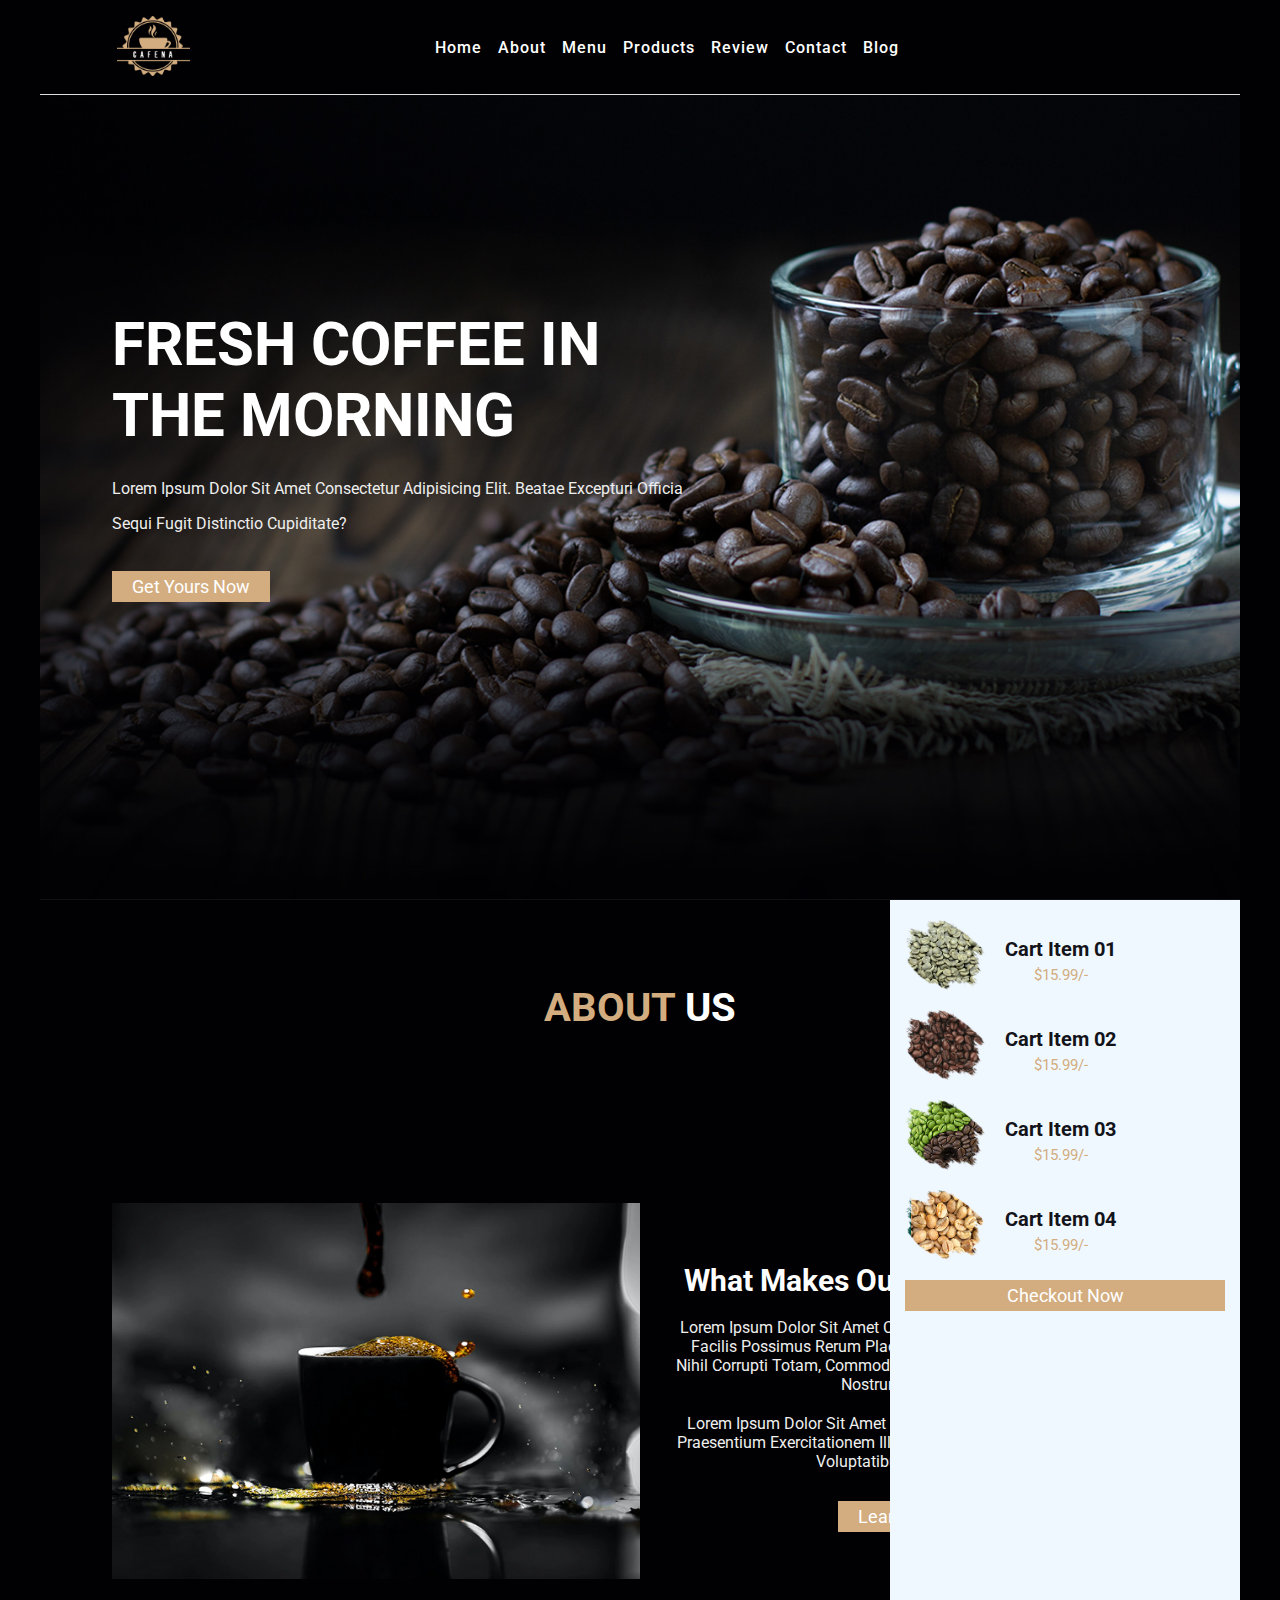
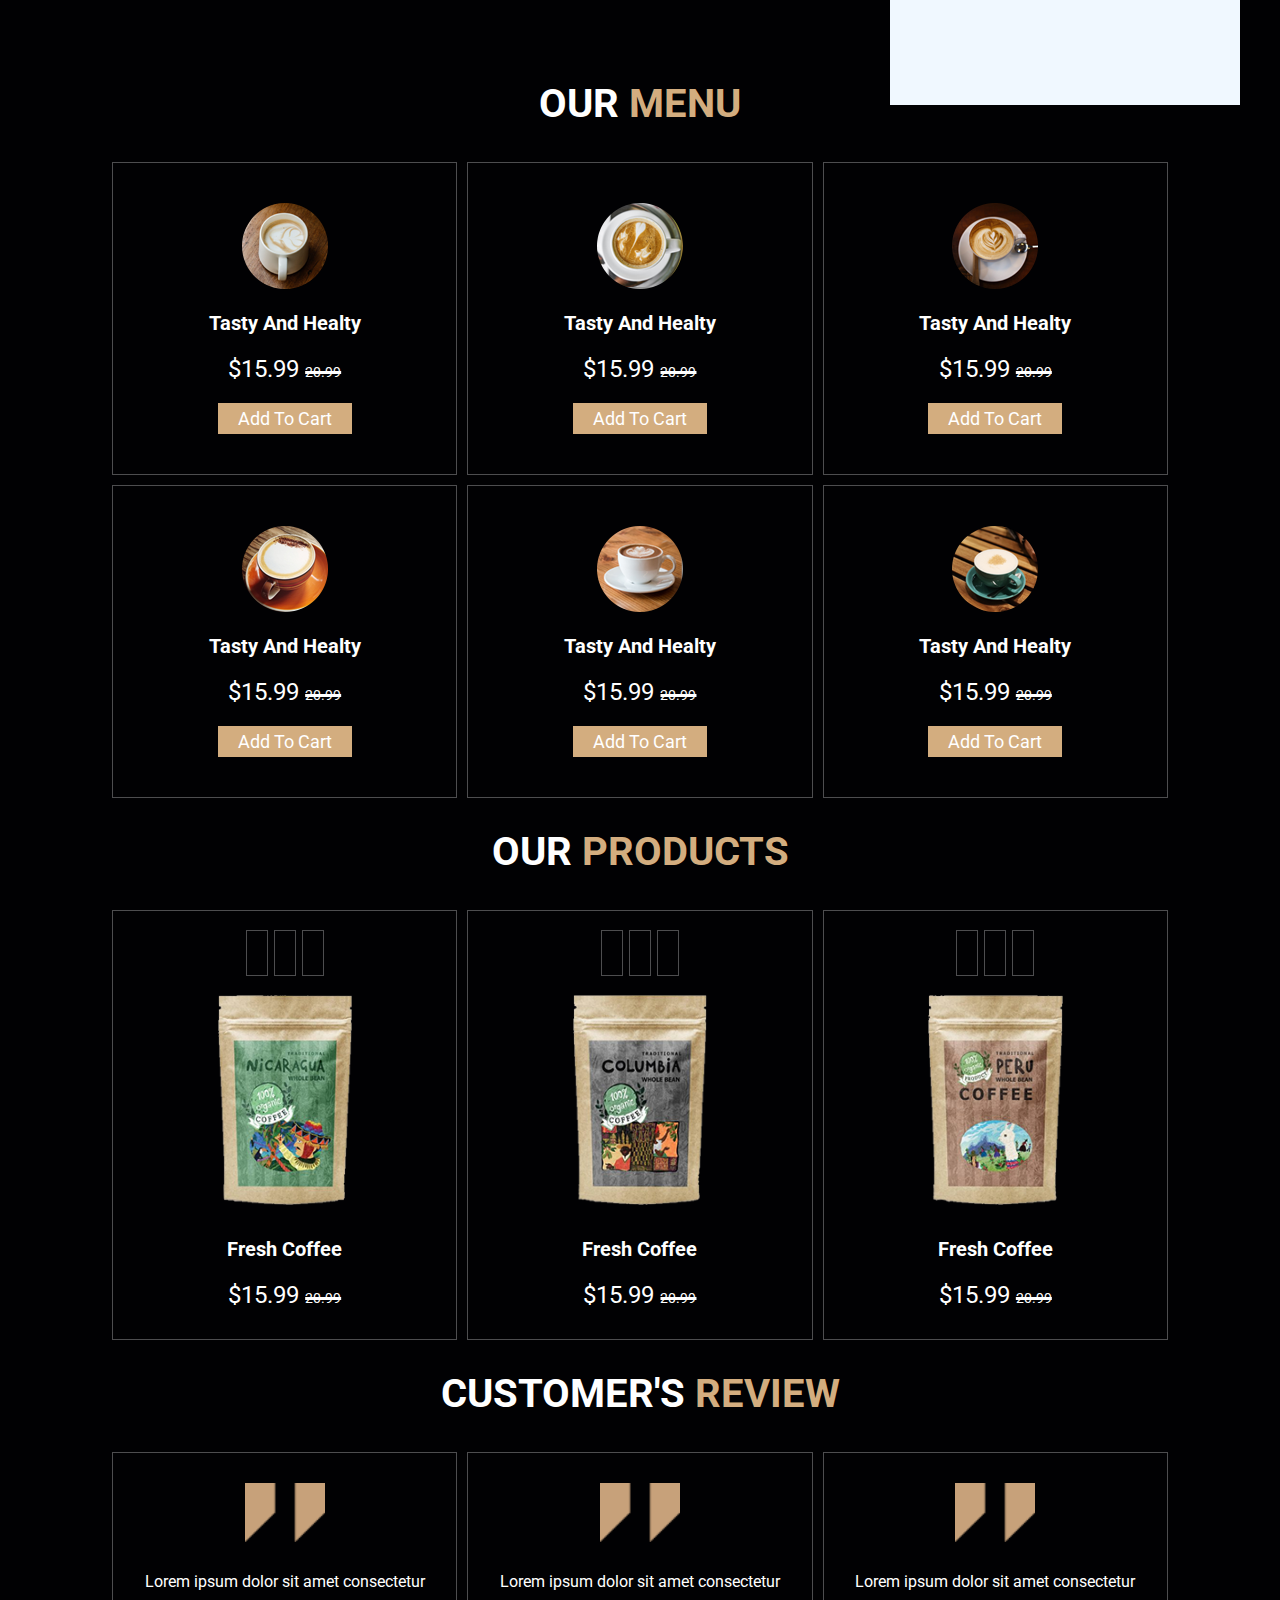
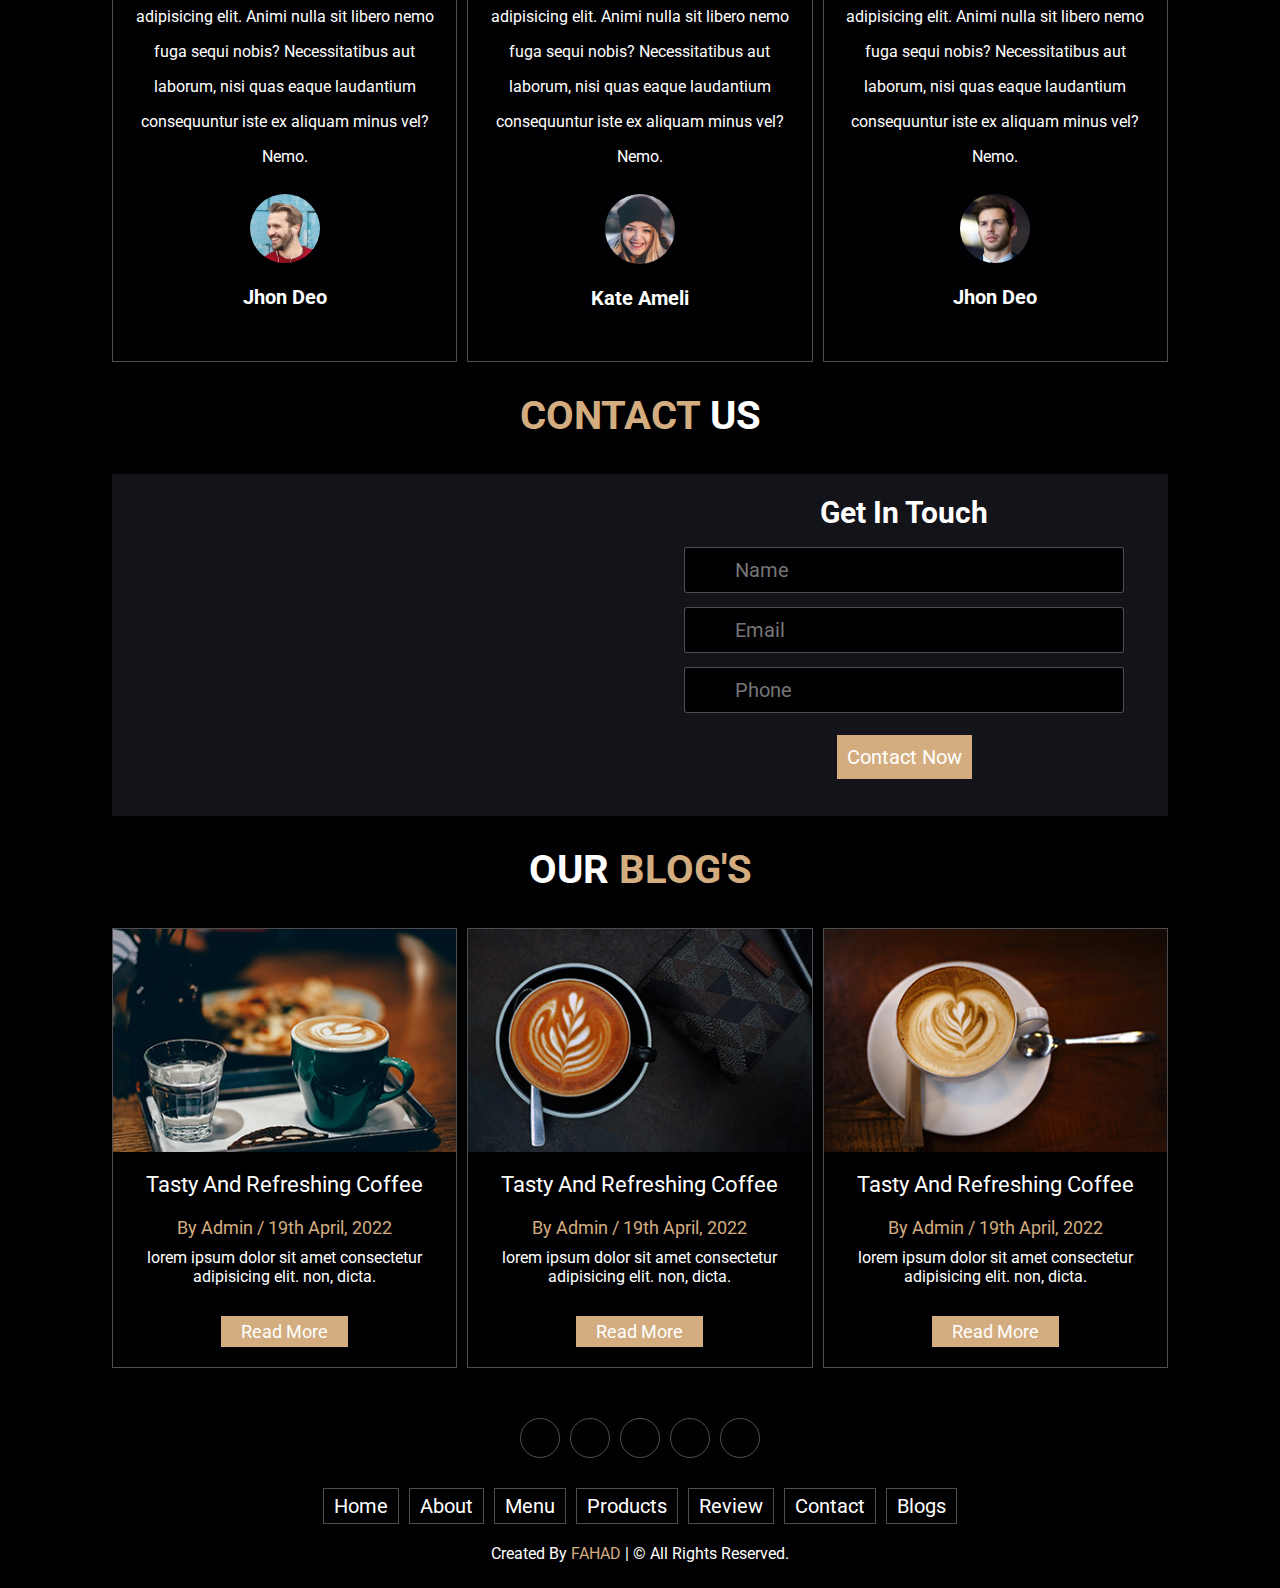
<file: coffeeshop-project/index.html>
<!-- --﷽-- -->

<!DOCTYPE html>
<html lang="en">
  <head>
    <meta charset="UTF-8" />
    <meta http-equiv="X-UA-Compatible" content="IE=edge" />
    <meta name="viewport" content="width=device-width, initial-scale=1.0" />
    <title>coffee-project</title>
    <link
      rel="shortcut icon"
      href="./image/title-logo.png"
      type="image/x-icon"
    />

    <!-- font awsome cdn linked here -->
    <link
      rel="stylesheet"
      href="https://cdnjs.cloudflare.com/ajax/libs/font-awesome/6.1.1/css/all.min.css"
      integrity="sha512-KfkfwYDsLkIlwQp6LFnl8zNdLGxu9YAA1QvwINks4PhcElQSvqcyVLLD9aMhXd13uQjoXtEKNosOWaZqXgel0g=="
      crossorigin="anonymous"
      referrerpolicy="no-referrer"
    />

    <!-- google font linked here -->
    <link
      href="https://fonts.googleapis.com/css2?family=Roboto:wght@100;300;400;500;700&display=swap"
      rel="stylesheet"
    />

    <!-- linked global style css file here-->
    <link rel="stylesheet" href="./css/globalstyle.css" />

    <!-- custom css stylesheet linked here -->
    <link rel="stylesheet" href="./css/style.css" />

    <!-- responsive css stylesheet linked here -->
    <link
      rel="stylesheet"
      href="./css/responsive-style/dextop991.css"
      media="screen and (max-width: 991px)"
    />

    <link
      rel="stylesheet"
      href="./css/responsive-style/ipad768.css"
      media="screen and (max-width: 768px)"
    />

    <link
      rel="stylesheet"
      href="./css/responsive-style/mobile450.css"
      media="screen and (max-width: 450px)"
    />
  </head>
  <body>
    <div class="container">
      <!-- =======markup header section=======  -->
      <header class="header">
        <!-- ----logo portion---- -->
        <a href="#" class="logo">
          <img src="./image/logo.png" alt="logo" />
        </a>

        <!-- ----menu item---- -->
        <nav class="navbar">
          <a href="#home">home</a>
          <a href="#about">about</a>
          <a href="#menu">menu</a>
          <a href="#product">products</a>
          <a href="#review">review</a>
          <a href="#contact">contact</a>
          <a href="#blog">blog</a>
        </nav>

        <!-- ----side icon---- -->
        <div class="icons">
          <div id="search-btn" class="fa-solid fa-magnifying-glass icon"></div>

          <div id="cart-btn" class="fa-solid fa-cart-shopping icon"></div>

          <div id="menu-btn" class="fa-solid fa-bars icon"></div>
        </div>

        <!-- ----search form---- -->
        <div class="search-form">
          <input
            type="search"
            name=""
            id="search-box"
            placeholder="search here..."
          />
          <label for="search-box" class="fa-solid fa-magnifying-glass"></label>
        </div>

        <!-- ----cart container---- -->
        <div class="cart-item-container">
          <!-- --cart : 01-- -->
          <div class="cart-item">
            <span class="fa-solid fa-xmark x-mark"></span>
            <img src="./image/cart-item-1.png" alt="found no image" />
            <div class="content">
              <h3>cart item 01</h3>
              <p class="price">$15.99/-</p>
            </div>
          </div>

          <!-- --cart : 02-- -->
          <div class="cart-item">
            <span class="fa-solid fa-xmark x-mark"></span>
            <img src="./image/cart-item-2.png" alt="found no image" />
            <div class="content">
              <h3>cart item 02</h3>
              <p class="price">$15.99/-</p>
            </div>
          </div>

          <!-- --cart : 03-- -->
          <div class="cart-item">
            <span class="fa-solid fa-xmark x-mark"></span>
            <img src="./image/cart-item-3.png" alt="found no image" />
            <div class="content">
              <h3>cart item 03</h3>
              <p class="price">$15.99/-</p>
            </div>
          </div>

          <!-- --cart : 04-- -->
          <div class="cart-item">
            <span class="fa-solid fa-xmark x-mark"></span>
            <img src="./image/cart-item-4.png" alt="found no image" />
            <div class="content">
              <h3>cart item 04</h3>
              <p class="price">$15.99/-</p>
            </div>
          </div>

          <input type="button" class="btn" value="checkout now" />
        </div>
      </header>

      <!-- =======markup main element=======  -->

      <main class="main">
        <!-- ========home section======= -->
        <section id="home" class="home">
          <div class="content">
            <h1 class="home-title">fresh coffee in the morning</h1>
            <p class="home-desc">
              Lorem ipsum dolor sit amet consectetur adipisicing elit. Beatae
              excepturi officia sequi fugit distinctio cupiditate?
            </p>

            <input type="button" value="get yours now" class="btn" />
          </div>
        </section>

        <!-- ========about section======= -->
        <section id="about" class="about">
          <h2 class="section-title"><span>about </span> us</h2>

          <div class="about-image">
            <img src="./image/about-img.jpeg" alt="found no image" />
          </div>

          <div class="about-content">
            <h3>what makes our coffee special?</h3>
            <p>
              Lorem ipsum dolor sit amet consectetur adipisicing elit. Officia
              facilis possimus rerum placeat sint facere odit quae alias, nihil
              corrupti totam, commodi saepe magni ab quia aperiam a. Nostrum,
              minima.
            </p>

            <p>
              Lorem ipsum dolor sit amet consectetur adipisicing elit. Nihil
              praesentium exercitationem illo quidem ad dolor tenetur earum
              voluptatibus labore iste!
            </p>

            <input type="button" value="learn more" class="btn" />
          </div>
        </section>

        <!-- ========menu section======= -->
        <section id="menu" class="menu">
          <h2 class="section-title">our <span> menu</span></h2>

          <div class="card-container">
            <!-- ----card: 01---- -->
            <div class="card">
              <img src="./image/menu-1.png" alt="found no image" />
              <h4>tasty and healty</h4>
              <p class="price">$15.99 <span>20.99</span></p>
              <input type="button" value="Add to cart" class="btn" />
            </div>

            <!-- ----card: 02---- -->
            <div class="card">
              <img src="./image/menu-2.png" alt="found no image" />
              <h4>tasty and healty</h4>
              <p class="price">$15.99 <span>20.99</span></p>
              <input type="button" value="Add to cart" class="btn" />
            </div>

            <!-- ----card: 03---- -->
            <div class="card">
              <img src="./image/menu-3.png" alt="found no image" />
              <h4>tasty and healty</h4>
              <p class="price">$15.99 <span>20.99</span></p>
              <input type="button" value="Add to cart" class="btn" />
            </div>

            <!-- ----card: 04---- -->
            <div class="card">
              <img src="./image/menu-4.png" alt="found no image" />
              <h4>tasty and healty</h4>
              <p class="price">$15.99 <span>20.99</span></p>
              <input type="button" value="Add to cart" class="btn" />
            </div>

            <!-- ----card: 05---- -->
            <div class="card">
              <img src="./image/menu-5.png" alt="found no image" />
              <h4>tasty and healty</h4>
              <p class="price">$15.99 <span>20.99</span></p>
              <input type="button" value="Add to cart" class="btn" />
            </div>

            <!-- ----card: 06---- -->
            <div class="card">
              <img src="./image/menu-6.png" alt="found no image" />
              <h4>tasty and healty</h4>
              <p class="price">$15.99 <span>20.99</span></p>
              <input type="button" value="Add to cart" class="btn" />
            </div>
          </div>
        </section>

        <!-- ========product section======= -->
        <section id="product" class="product">
          <h2 class="section-title">our <span> products</span></h2>

          <div class="product-container">
            <!-- ----product : 01---- -->
            <div class="p-card">
              <div class="p-icon">
                <a href="#"><i class="fas fa-cart-shopping"></i></a>
                <a href="#"><i class="fas fa-heart"></i></a>
                <a href="#"><i class="fas fa-eye"></i></a>
              </div>
              <img src="./image/product-1.png" alt="found no image" />
              <h4>fresh coffee</h4>
              <div class="star">
                <i class="fas fa-star"></i>
                <i class="fas fa-star"></i>
                <i class="fas fa-star"></i>
                <i class="fas fa-star"></i>
                <i class="fas fa-star-half-alt"></i>
              </div>
              <p class="price">$15.99 <span>20.99</span></p>
            </div>

            <!-- ----product : 02---- -->
            <div class="p-card">
              <div class="p-icon">
                <a href="#"><i class="fa-solid fa-cart-shopping"></i></a>
                <a href="#"><i class="fa-solid fa-heart"></i></a>
                <a href="#"><i class="fa-solid fa-eye"></i></a>
              </div>
              <img src="./image/product-2.png" alt="found no image" />
              <h4>fresh coffee</h4>
              <div class="star">
                <i class="fas fa-star"></i>
                <i class="fas fa-star"></i>
                <i class="fas fa-star"></i>
                <i class="fas fa-star"></i>
                <i class="fas fa-star-half-alt"></i>
              </div>
              <p class="price">$15.99 <span>20.99</span></p>
            </div>

            <!-- ----product : 03---- -->
            <div class="p-card">
              <div class="p-icon">
                <a href="#"><i class="fa-solid fa-cart-shopping"></i></a>
                <a href="#"><i class="fa-solid fa-heart"></i></a>
                <a href="#"><i class="fa-solid fa-eye"></i></a>
              </div>
              <img src="./image/product-3.png" alt="found no image" />
              <h4>fresh coffee</h4>
              <div class="star">
                <i class="fas fa-star"></i>
                <i class="fas fa-star"></i>
                <i class="fas fa-star"></i>
                <i class="fas fa-star"></i>
                <i class="fas fa-star-half-alt"></i>
              </div>
              <p class="price">$15.99 <span>20.99</span></p>
            </div>
          </div>
        </section>

        <!-- ========reveiw section======= -->
        <section id="review" class="review">
          <h2 class="section-title">customer's <span> review</span></h2>

          <div class="review-container">
            <!-- ----review card : 01 -->
            <div class="r-card">
              <img
                src="./image/quote-img.png"
                alt="found no image"
                class="quote"
              />
              <p>
                Lorem ipsum dolor sit amet consectetur adipisicing elit. Animi
                nulla sit libero nemo fuga sequi nobis? Necessitatibus aut
                laborum, nisi quas eaque laudantium consequuntur iste ex aliquam
                minus vel? Nemo.
              </p>
              <img
                src="./image/pic-1.png"
                alt="found no image"
                class="customer-image"
              />
              <h4>jhon deo</h4>
              <div class="star">
                <i class="fas fa-star"></i>
                <i class="fas fa-star"></i>
                <i class="fas fa-star"></i>
                <i class="fas fa-star"></i>
                <i class="fas fa-star-half-alt"></i>
              </div>
            </div>

            <!-- ----review card : 02 -->
            <div class="r-card">
              <img
                src="./image/quote-img.png"
                alt="found no image"
                class="quote"
              />
              <p>
                Lorem ipsum dolor sit amet consectetur adipisicing elit. Animi
                nulla sit libero nemo fuga sequi nobis? Necessitatibus aut
                laborum, nisi quas eaque laudantium consequuntur iste ex aliquam
                minus vel? Nemo.
              </p>
              <img
                src="./image/pic-2.png"
                alt="found no image"
                class="customer-image"
              />
              <h4>kate ameli</h4>
              <div class="star">
                <i class="fas fa-star"></i>
                <i class="fas fa-star"></i>
                <i class="fas fa-star"></i>
                <i class="fas fa-star"></i>
                <i class="fas fa-star-half-alt"></i>
              </div>
            </div>

            <!-- ----review card : 03 -->
            <div class="r-card">
              <img
                src="./image/quote-img.png"
                alt="found no image"
                class="quote"
              />
              <p>
                Lorem ipsum dolor sit amet consectetur adipisicing elit. Animi
                nulla sit libero nemo fuga sequi nobis? Necessitatibus aut
                laborum, nisi quas eaque laudantium consequuntur iste ex aliquam
                minus vel? Nemo.
              </p>
              <img
                src="./image/pic-3.png"
                alt="found no image"
                class="customer-image"
              />
              <h4>jhon deo</h4>
              <div class="star">
                <i class="fas fa-star"></i>
                <i class="fas fa-star"></i>
                <i class="fas fa-star"></i>
                <i class="fas fa-star"></i>
                <i class="fas fa-star-half-alt"></i>
              </div>
            </div>
          </div>
        </section>

        <!-- ========contact section======= -->
        <section id="contact" class="contact">
          <h2 class="section-title"><span>contact </span> us</h2>
          <div class="contact-content">
            <div class="map">
              <iframe
                src="https://www.google.com/maps/embed?pb=!1m18!1m12!1m3!1d5233038.494331201!2d88.90612264366094!3d25.081853941235124!2m3!1f0!2f0!3f0!3m2!1i1024!2i768!4f13.1!3m3!1m2!1s0x30adaaed80e18ba7%3A0xf2d28e0c4e1fc6b!2sBangladesh!5e0!3m2!1sen!2sbd!4v1650341539967!5m2!1sen!2sbd"
                style="border: 0"
                allowfullscreen=""
                loading="lazy"
                referrerpolicy="no-referrer-when-downgrade"
              ></iframe>
            </div>

            <div class="message">
              <h3>get in touch</h3>
              <form action="#" class="form">
                <div class="name">
                  <i class="fas fa-user"></i>
                  <input type="text" placeholder="Name" required />
                </div>

                <div class="email">
                  <i class="fas fa-envelope"></i>
                  <input type="email" placeholder="Email" required />
                </div>

                <div class="phone">
                  <i class="fas fa-phone"></i>
                  <input type="number" placeholder="Phone" required />
                </div>

                <input type="submit" value="contact now" class="btn" />
              </form>
            </div>
          </div>
        </section>

        <!-- ========contact section======= -->
        <section id="blog" class="blog">
          <h2 class="section-title">our <span> blog's</span></h2>
          <div class="blog-container">
            <!-- ----blog card : 01---- -->
            <div class="blog-card">
              <div class="image">
                <img src="./image/blog-1.jpeg" alt="found no image" />
              </div>
              <h4>tasty and refreshing coffee</h4>
              <h5>by admin / 19th april, 2022</h5>
              <p>
                lorem ipsum dolor sit amet consectetur adipisicing elit. non,
                dicta.
              </p>
              <input type="button" value="read more" class="btn" />
            </div>

            <!-- ----blog card : 02---- -->
            <div class="blog-card">
              <div class="image">
                <img src="./image/blog-2.jpeg" alt="found no image" />
              </div>
              <h4>tasty and refreshing coffee</h4>
              <h5>by admin / 19th april, 2022</h5>
              <p>
                lorem ipsum dolor sit amet consectetur adipisicing elit. non,
                dicta.
              </p>
              <input type="button" value="read more" class="btn" />
            </div>

            <!-- ----blog card : 03---- -->
            <div class="blog-card">
              <div class="image">
                <img src="./image/blog-3.jpeg" alt="found no image" />
              </div>
              <h4>tasty and refreshing coffee</h4>
              <h5>by admin / 19th april, 2022</h5>
              <p>
                lorem ipsum dolor sit amet consectetur adipisicing elit. non,
                dicta.
              </p>
              <input type="button" value="read more" class="btn" />
            </div>
          </div>
        </section>
      </main>

      <!-- =======markup footer element=======  -->

      <footer class="footer">
        <div class="social-icon">
          <a href="#"><i class="fab fa-facebook-f"></i></a>
          <a href="#"><i class="fab fa-twitter"></i></a>
          <a href="#"><i class="fab fa-instagram"></i></a>
          <a href="#"><i class="fab fa-linkedin-in"></i></a>
          <a href="#"><i class="fab fa-pinterest-p"></i></a>
        </div>

        <div class="footer-menu">
          <a href="#home">home</a>
          <a href="#about">about</a>
          <a href="#menu">menu</a>
          <a href="#product">products</a>
          <a href="#review">review</a>
          <a href="#contact">contact</a>
          <a href="#blog">blogs</a>
        </div>

        <p class="copyright">
          created by <span>fahad</span> | &copy all rights reserved.
        </p>
      </footer>
    </div>

    <!-- linked js file here -->
    <script src="./js/main.js"></script>
  </body>
</html>

<!-- happy coding!!!! -->
<!-- this project made by Fahad at 19th April, 2022 -->
</file>
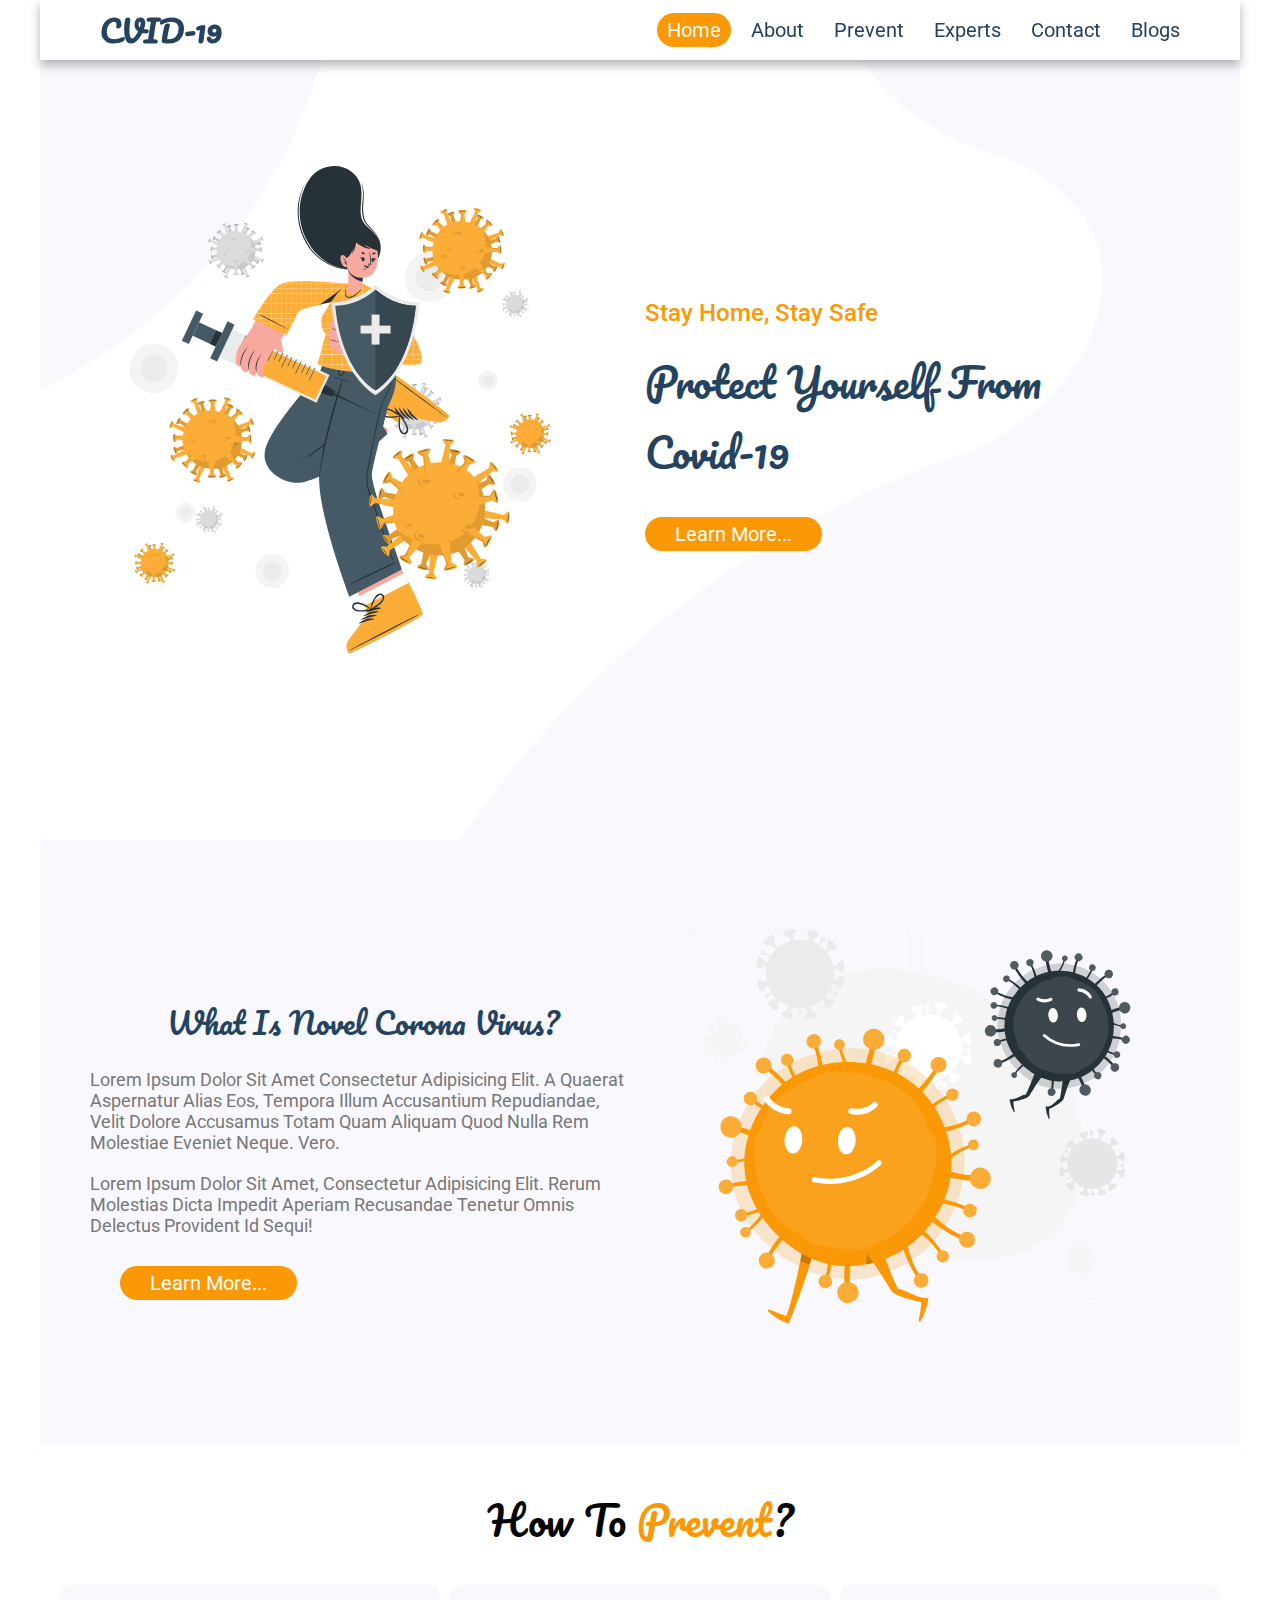
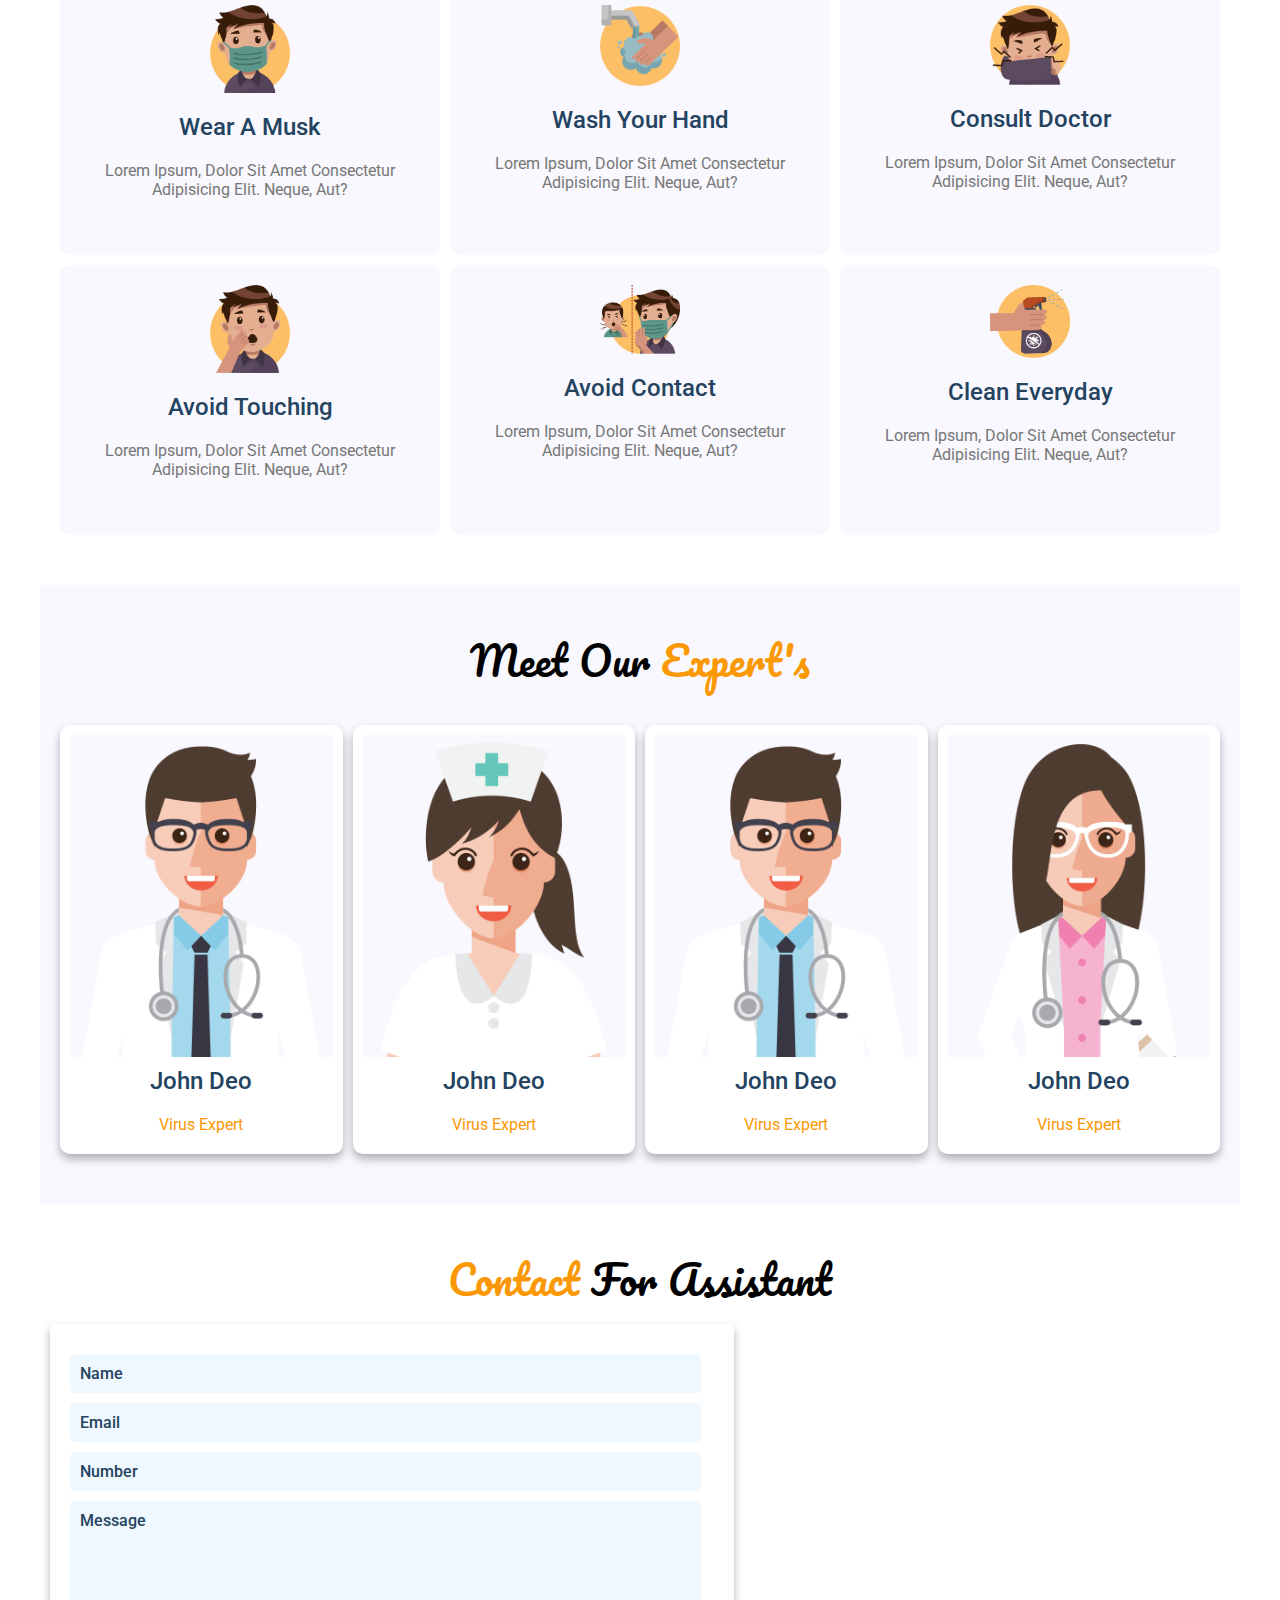
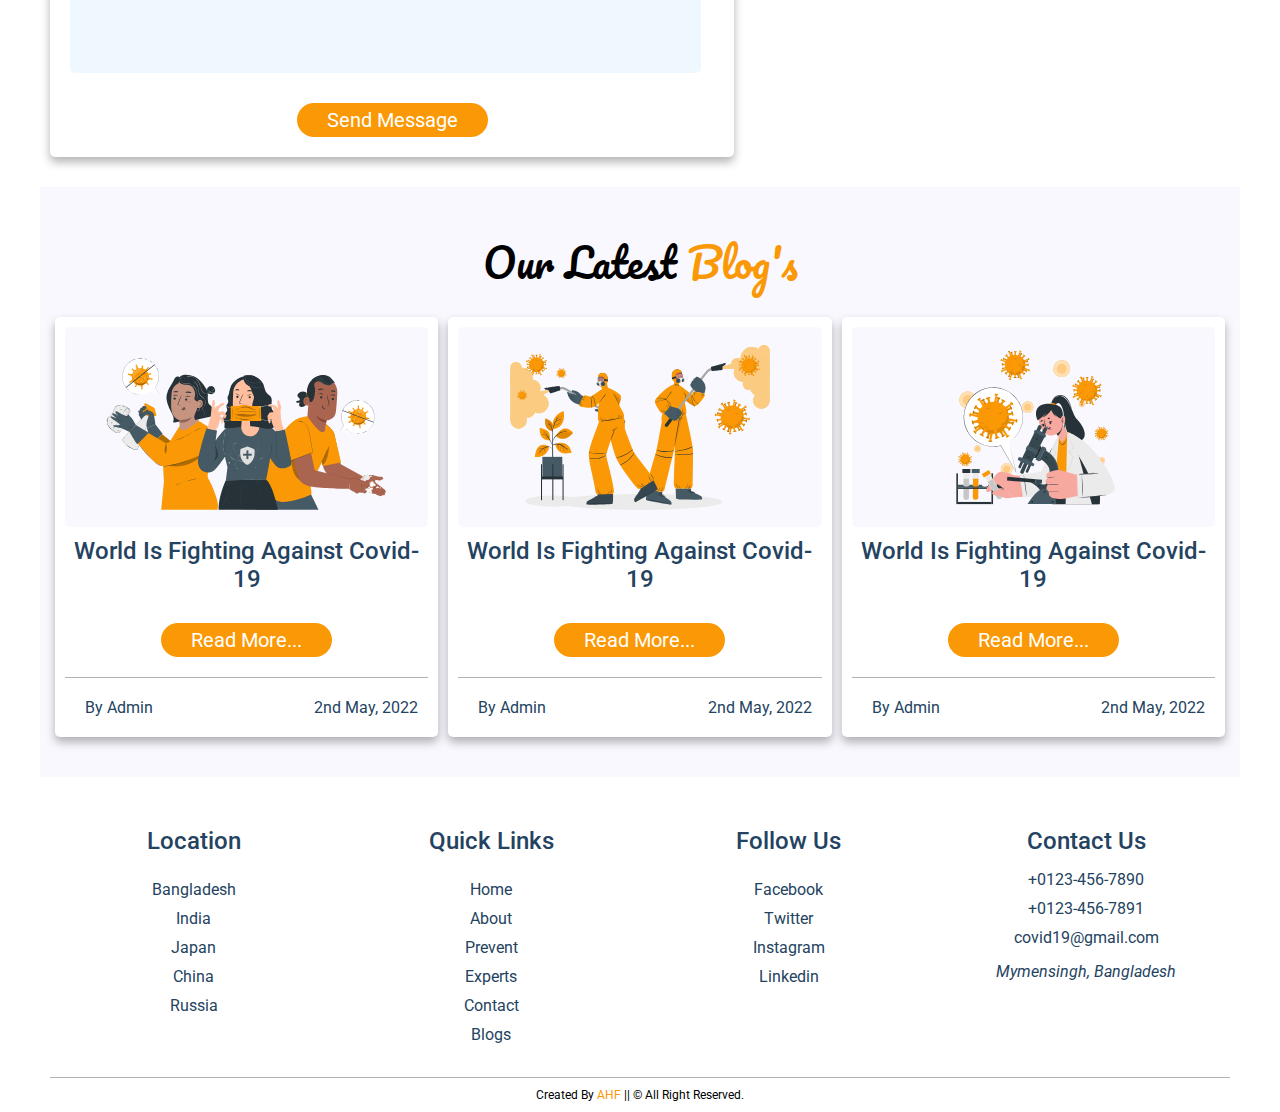
<file: covid-19-projects/index.html>
<!-- --﷽-- -->

<!DOCTYPE html>
<html lang="en">
  <head>
    <meta charset="UTF-8" />
    <meta http-equiv="X-UA-Compatible" content="IE=edge" />
    <meta name="viewport" content="width=device-width, initial-scale=1.0" />
    <title>covid-19</title>
    <link
      rel="shortcut icon"
      href="./images/title-logo.png"
      type="image/x-icon"
    />

    <!-- ----linked font awesome cdn---- -->
    <link
      rel="stylesheet"
      href="https://cdnjs.cloudflare.com/ajax/libs/font-awesome/6.1.1/css/all.min.css"
      integrity="sha512-KfkfwYDsLkIlwQp6LFnl8zNdLGxu9YAA1QvwINks4PhcElQSvqcyVLLD9aMhXd13uQjoXtEKNosOWaZqXgel0g=="
      crossorigin="anonymous"
      referrerpolicy="no-referrer"
    />

    <!-- ----linked style csss file---- -->
    <link rel="stylesheet" href="./source/css/style.css" />

    <!-- ----linked media csss file---- -->
    <link rel="stylesheet" href="./source/css/media.css" />
  </head>
  <body>
    <!-- =====markup header element===== -->
    <header class="header">
      <!-- ---header logo--- -->
      <a href="#" class="header-logo"> c<i class="fas fa-virus"></i>vid-19 </a>

      <!-- ---header navigation--- -->
      <nav class="navigation">
        <ul>
          <li><a class="active" href="#home">home</a></li>
          <li><a href="#about">about</a></li>
          <li><a href="#prevent">prevent</a></li>
          <li><a href="#expert">experts</a></li>
          <li><a href="#contact">contact</a></li>
          <li><a href="#blog">blogs</a></li>
        </ul>
      </nav>

      <!-- ---menu bars--- -->
      <div id="menu-bar" class="fas fa-bars"></div>
    </header>

    <!-- =====markup main element===== -->

    <main>
      <!-- ====markup home section==== -->
      <section id="home" class="home">
        <figure class="home-image">
          <img src="./images/home.svg" alt="found no image" />
        </figure>
        <div class="home-content">
          <p>stay home, stay safe</p>
          <h1>protect yourself from covid-19</h1>
          <input type="button" value="learn more..." />
        </div>
      </section>

      <!-- ====markup about section==== -->
      <section id="about" class="about">
        <figure class="about-image">
          <img src="./images/about.svg" alt="found no image" />
        </figure>
        <div class="about-content">
          <h2>what is novel corona virus?</h2>
          <p>
            Lorem ipsum dolor sit amet consectetur adipisicing elit. A quaerat
            aspernatur alias eos, tempora illum accusantium repudiandae, velit
            dolore accusamus totam quam aliquam quod nulla rem molestiae eveniet
            neque. Vero.
          </p>
          <p>
            Lorem ipsum dolor sit amet, consectetur adipisicing elit. Rerum
            molestias dicta impedit aperiam recusandae tenetur omnis delectus
            provident id sequi!
          </p>
          <input type="button" value="learn more..." />
        </div>
      </section>

      <!-- ====markup prevent section==== -->
      <section id="prevent" class="prevent">
        <h2>how to <span>prevent</span>?</h2>
        <div class="prevent-content">
          <!-- ---card no 01--- -->
          <div class="p-card">
            <img src="./images/01.png" alt="found no image" />
            <h3>wear a musk</h3>
            <p>
              Lorem ipsum, dolor sit amet consectetur adipisicing elit. Neque,
              aut?
            </p>
          </div>

          <!-- ---card no 02--- -->
          <div class="p-card">
            <img src="./images/02.png" alt="found no image" />
            <h3>wash your hand</h3>
            <p>
              Lorem ipsum, dolor sit amet consectetur adipisicing elit. Neque,
              aut?
            </p>
          </div>

          <!-- ---card no 03--- -->
          <div class="p-card">
            <img src="./images/03.png" alt="found no image" />
            <h3>consult doctor</h3>
            <p>
              Lorem ipsum, dolor sit amet consectetur adipisicing elit. Neque,
              aut?
            </p>
          </div>

          <!-- ---card no 04--- -->
          <div class="p-card">
            <img src="./images/04.png" alt="found no image" />
            <h3>avoid touching</h3>
            <p>
              Lorem ipsum, dolor sit amet consectetur adipisicing elit. Neque,
              aut?
            </p>
          </div>

          <!-- ---card no 05--- -->
          <div class="p-card">
            <img src="./images/05.png" alt="found no image" />
            <h3>avoid contact</h3>
            <p>
              Lorem ipsum, dolor sit amet consectetur adipisicing elit. Neque,
              aut?
            </p>
          </div>

          <!-- ---card no 06--- -->
          <div class="p-card">
            <img src="./images/06.png" alt="found no image" />
            <h3>clean everyday</h3>
            <p>
              Lorem ipsum, dolor sit amet consectetur adipisicing elit. Neque,
              aut?
            </p>
          </div>
        </div>
      </section>

      <!-- ====markup experts section==== -->
      <section id="expert" class="expert">
        <h2>meet our <span>expert's</span></h2>
        <div class="expert-content">
          <!-- ---card no 01--- -->
          <div class="e-card">
            <img src="./images/exp-1.png" alt="found no image" />
            <h3>john deo</h3>
            <p>virus expert</p>
            <div class="e-social">
              <i class="fab fa-facebook-f"></i>
              <i class="fab fa-twitter"></i>
              <i class="fab fa-instagram"></i>
              <i class="fab fa-linkedin-in"></i>
            </div>
          </div>

          <!-- ---card no 02--- -->
          <div class="e-card">
            <img src="./images/exp-2.png" alt="found no image" />
            <h3>john deo</h3>
            <p>virus expert</p>
            <div class="e-social">
              <i class="fab fa-facebook-f"></i>
              <i class="fab fa-twitter"></i>
              <i class="fab fa-instagram"></i>
              <i class="fab fa-linkedin-in"></i>
            </div>
          </div>

          <!-- ---card no 03--- -->
          <div class="e-card">
            <img src="./images/exp-3.png" alt="found no image" />
            <h3>john deo</h3>
            <p>virus expert</p>
            <div class="e-social">
              <i class="fab fa-facebook-f"></i>
              <i class="fab fa-twitter"></i>
              <i class="fab fa-instagram"></i>
              <i class="fab fa-linkedin-in"></i>
            </div>
          </div>

          <!-- ---card no 04--- -->
          <div class="e-card">
            <img src="./images/exp-4.png" alt="found no image" />
            <h3>john deo</h3>
            <p>virus expert</p>
            <div class="e-social">
              <i class="fab fa-facebook-f"></i>
              <i class="fab fa-twitter"></i>
              <i class="fab fa-instagram"></i>
              <i class="fab fa-linkedin-in"></i>
            </div>
          </div>
        </div>
      </section>

      <!-- ====markup contact section==== -->
      <section id="contact" class="contact">
        <h2><span>contact </span> for assistant</h2>
        <div class="contact-content">
          <figure class="map">
            <iframe
              src="https://www.google.com/maps/embed?pb=!1m18!1m12!1m3!1d927758.6054797148!2d89.88890784060817!3d24.724921512508736!2m3!1f0!2f0!3f0!3m2!1i1024!2i768!4f13.1!3m3!1m2!1s0x37564fbe84f6cbe1%3A0x9fdd8aa3d42ccc3e!2sMymensingh%20District!5e0!3m2!1sen!2sbd!4v1651378478825!5m2!1sen!2sbd"
              allowfullscreen=""
              loading="lazy"
              referrerpolicy="no-referrer-when-downgrade"
            ></iframe>
          </figure>
          <form action="#" class="c-form" autocomplete="off">
            <input type="text" placeholder="name" required />
            <input type="email" placeholder="email" required />
            <input type="number" size="13" placeholder="number" required />
            <textarea rows="8" placeholder="message"></textarea>
            <button type="submit">send message</button>
          </form>
        </div>
      </section>

      <!-- ====markup contact section==== -->
      <section id="blog" class="blog">
        <h2>our latest <span>blog's</span></h2>
        <div class="blog-content">
          <!-- ---card no 01---- -->
          <div class="b-card">
            <figure>
              <img src="./images/blog-1.svg" alt="found no image" />
            </figure>
            <h3>world is fighting against covid-19</h3>
            <input type="button" value="read more..." />
            <div class="c-footer">
              <a href="#"><i class="fas fa-user"></i> by admin</a>
              <a href="#"><i class="fas fa-calendar"></i> 2nd may, 2022</a>
            </div>
          </div>

          <!-- ---card no 02---- -->
          <div class="b-card">
            <figure>
              <img src="./images/blog-2.svg" alt="found no image" />
            </figure>
            <h3>world is fighting against covid-19</h3>
            <input type="button" value="read more..." />
            <div class="c-footer">
              <a href="#"><i class="fas fa-user"></i> by admin</a>
              <a href="#"><i class="fas fa-calendar"></i> 2nd may, 2022</a>
            </div>
          </div>

          <!-- ---card no 03---- -->
          <div class="b-card">
            <figure>
              <img src="./images/blog-3.svg" alt="found no image" />
            </figure>
            <h3>world is fighting against covid-19</h3>
            <input type="button" value="read more..." />
            <div class="c-footer">
              <a href="#"><i class="fas fa-user"></i> by admin</a>
              <a href="#"><i class="fas fa-calendar"></i> 2nd may, 2022</a>
            </div>
          </div>
        </div>
      </section>
    </main>

    <!-- ====markup footer element==== -->
    <footer class="footer">
      <div class="location">
        <h3>location</h3>
        <ul>
          <li><a href="">bangladesh</a></li>
          <li><a href="">india</a></li>
          <li><a href="">japan</a></li>
          <li><a href="">china</a></li>
          <li><a href="">russia</a></li>
        </ul>
      </div>

      <div class="quick-links">
        <h3>quick links</h3>
        <ul>
          <li><a href="#home">home</a></li>
          <li><a href="#about">about</a></li>
          <li><a href="#prevent">prevent</a></li>
          <li><a href="#expert">experts</a></li>
          <li><a href="#contact">contact</a></li>
          <li><a href="#blog">blogs</a></li>
        </ul>
      </div>

      <div class="follow-us">
        <h3>follow us</h3>
        <ul>
          <li>
            <a
              href="http://facebook.com"
              target="_blank"
              rel="noopener noreferrer"
              >facebook</a
            >
          </li>
          <li>
            <a
              href="http://twitter.com"
              target="_blank"
              rel="noopener noreferrer"
              >twitter</a
            >
          </li>
          <li>
            <a
              href="http://instagram.com"
              target="_blank"
              rel="noopener noreferrer"
              >instagram</a
            >
          </li>
          <li>
            <a
              href="http://linkedin.com"
              target="_blank"
              rel="noopener noreferrer"
              >linkedin</a
            >
          </li>
        </ul>
      </div>

      <div class="contact-info">
        <h3>contact us</h3>
        <p>+0123-456-7890</p>
        <p>+0123-456-7891</p>
        <p>covid19@gmail.com</p>
        <address>mymensingh, bangladesh</address>
      </div>

      <div class="copyright">
        <p>created by <span>ahf</span> || &copy all right reserved.</p>
      </div>
    </footer>

    <!-- ----linked js file---- -->
    <script src="./source/js/main.js"></script>
  </body>
</html>

<!-- happy coding!!!! -->
<!-- this project made by Fahad at 1st May, 2022. -->
</file>
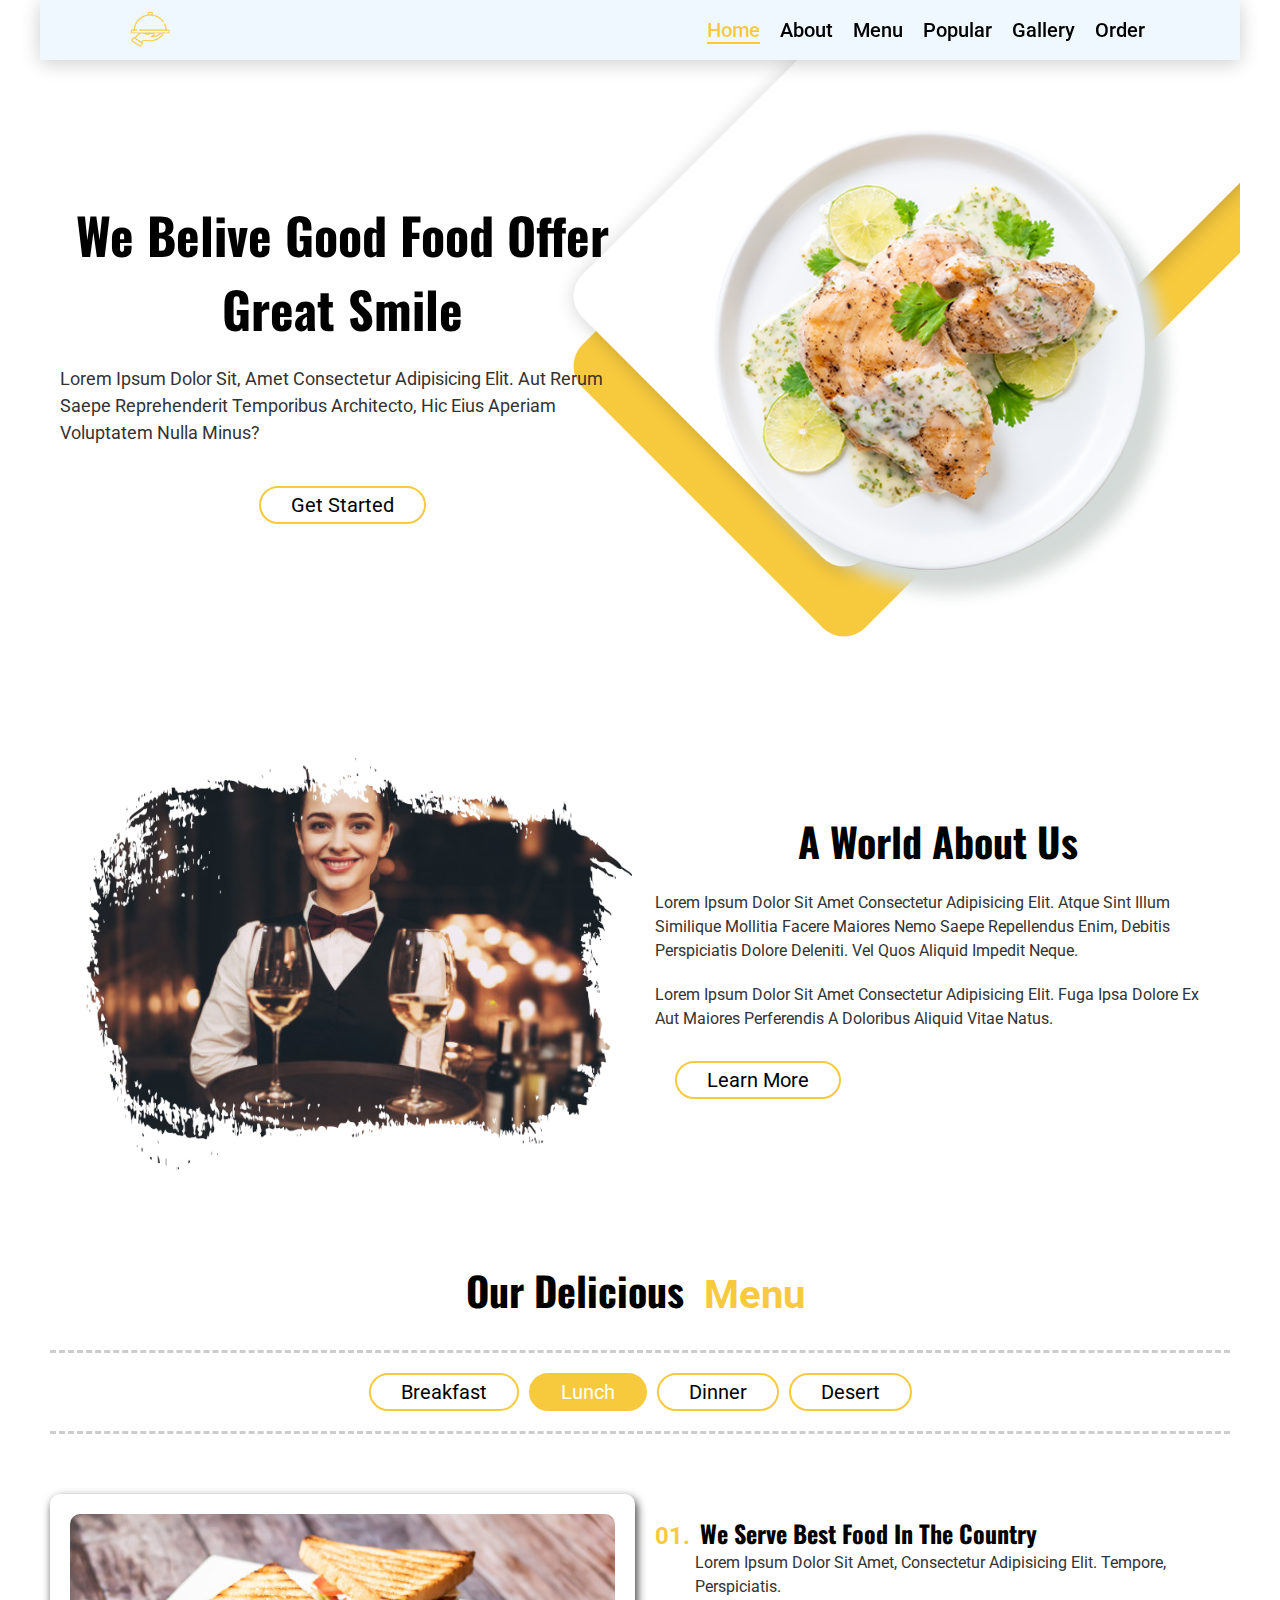
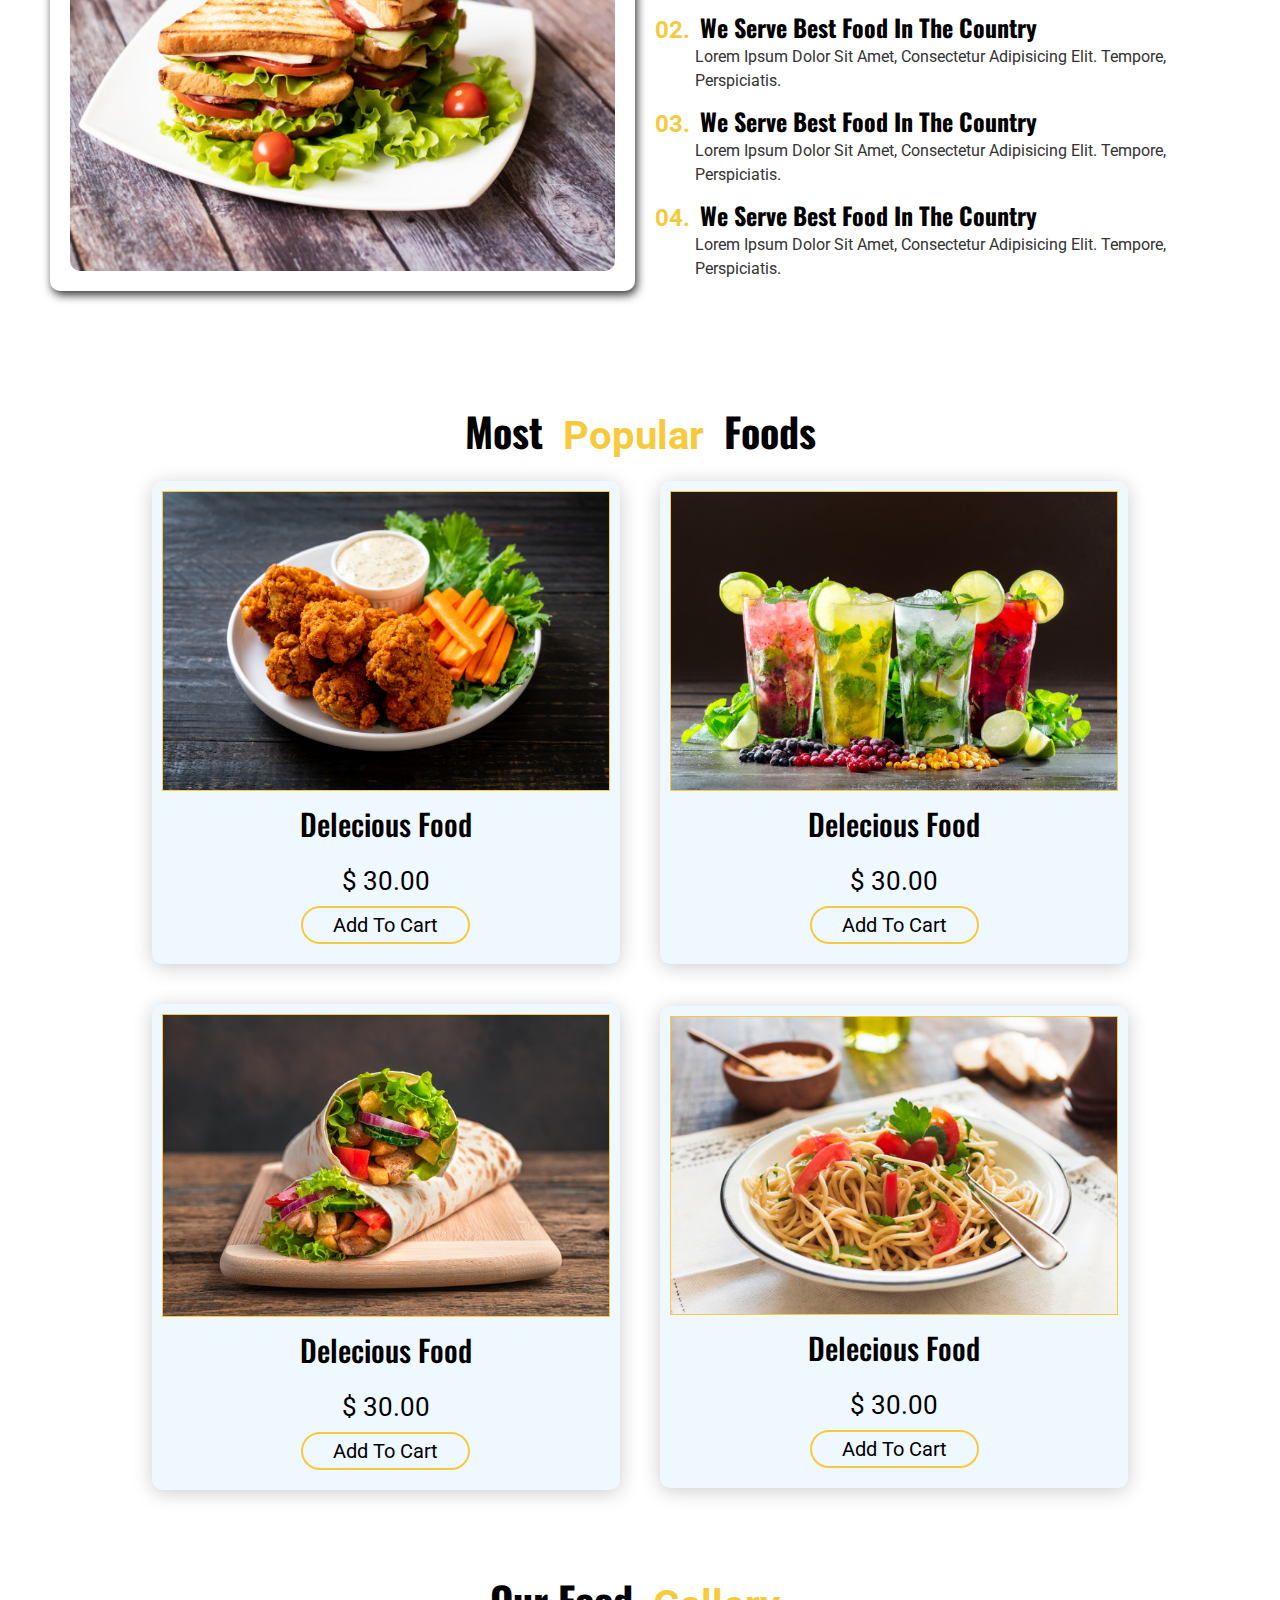
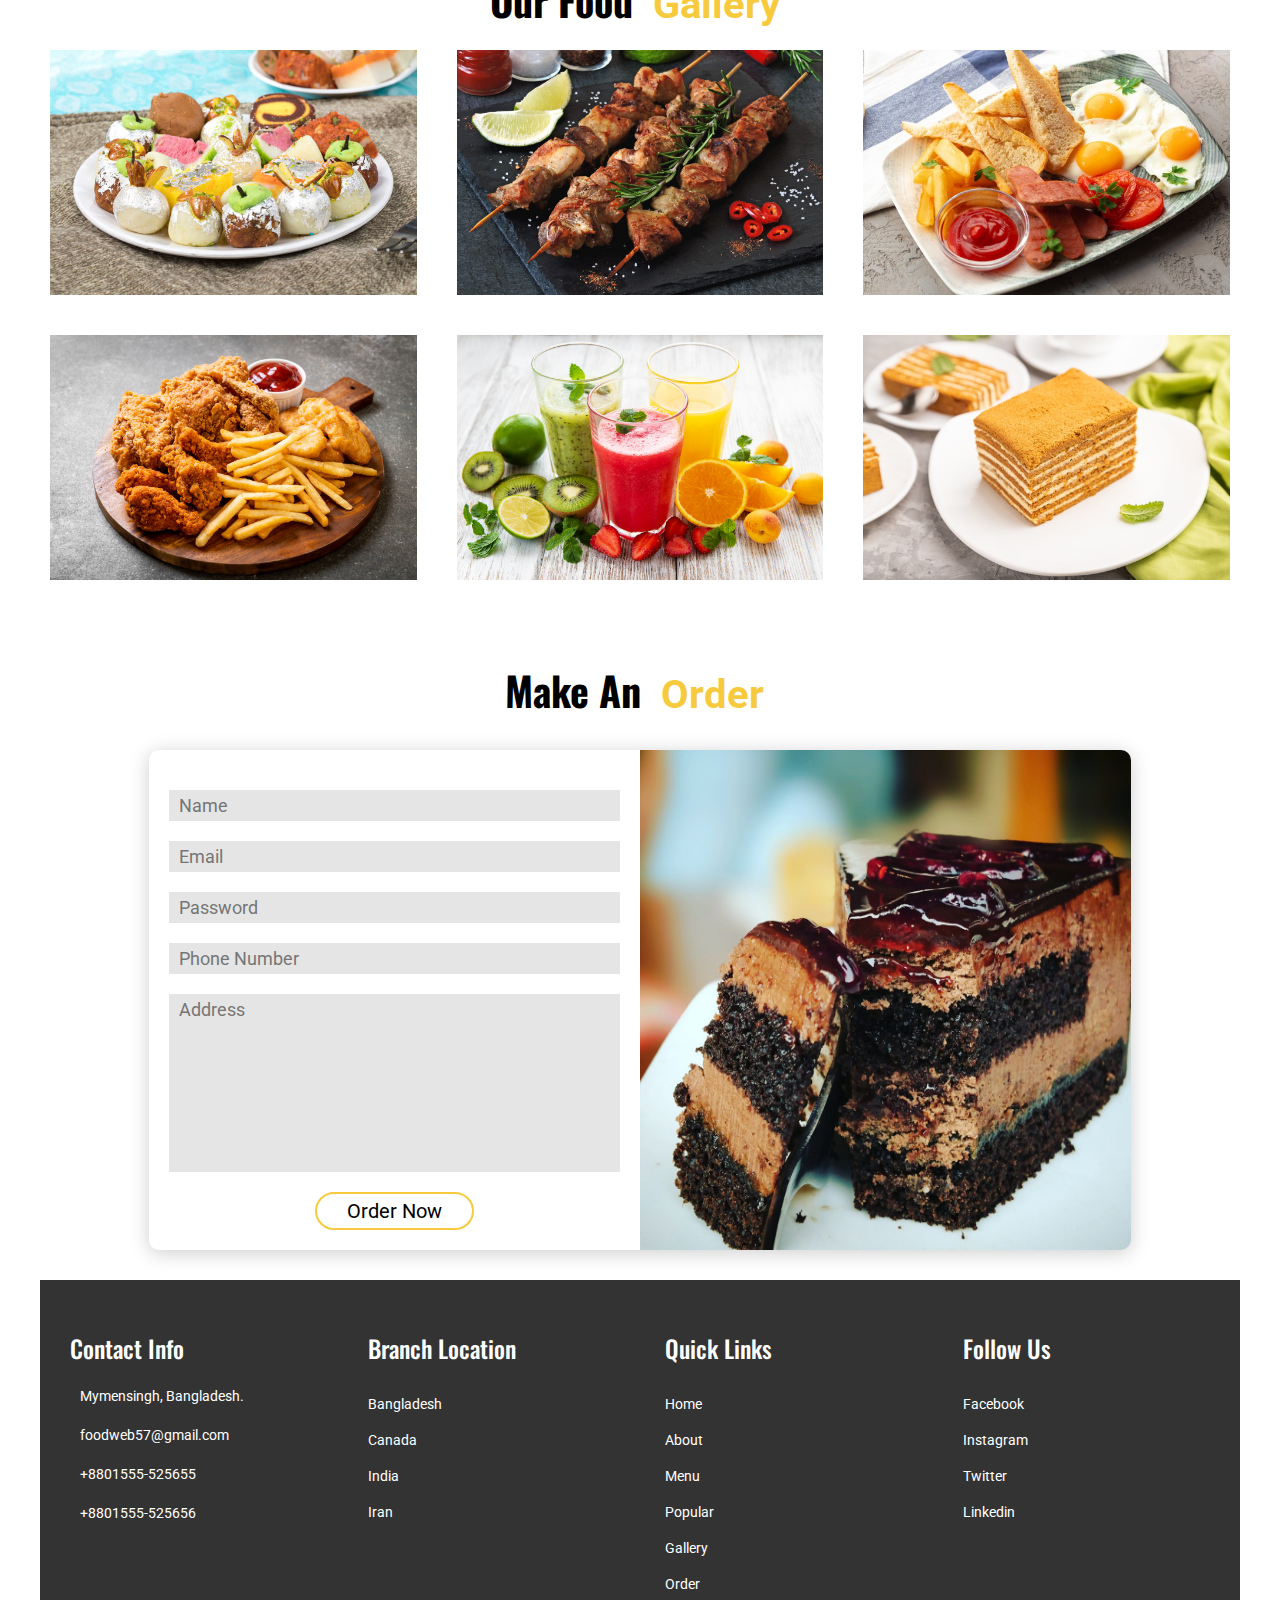
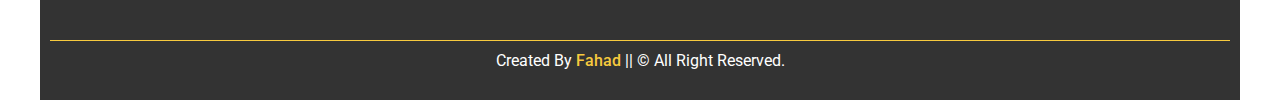
<file: food-website/index.html>
<!-- --﷽-- -->

<!DOCTYPE html>
<html lang="en">
  <head>
    <meta charset="UTF-8" />
    <meta http-equiv="X-UA-Compatible" content="IE=edge" />
    <meta name="viewport" content="width=device-width, initial-scale=1.0" />
    <title>food-website</title>
    <link
      rel="shortcut icon"
      href="./images/title-logo.png"
      type="image/x-icon"
    />

    <!-- ----linked font awesome cdn---- -->
    <link
      rel="stylesheet"
      href="https://cdnjs.cloudflare.com/ajax/libs/font-awesome/6.1.1/css/all.min.css"
      integrity="sha512-KfkfwYDsLkIlwQp6LFnl8zNdLGxu9YAA1QvwINks4PhcElQSvqcyVLLD9aMhXd13uQjoXtEKNosOWaZqXgel0g=="
      crossorigin="anonymous"
      referrerpolicy="no-referrer"
    />

    <!-- ----linked style.css file---- -->
    <link rel="stylesheet" href="./public/css/style.css" />

    <!-- ----linked media.css file---- -->
    <link rel="stylesheet" href="./public/css/media.css" />
  </head>
  <body>
    <!-- ====markup header element==== -->
    <header class="header">
      <!-- ---header logo--- -->
      <div class="header-logo">
        <img src="./images/logo-img.png" alt="logo" />
      </div>

      <!-- ---navigation--- -->
      <nav class="navbar">
        <ul>
          <li>
            <a class="active" href="#home">home</a>
          </li>
          <li>
            <a href="#about">about</a>
          </li>
          <li>
            <a href="#menu">menu</a>
          </li>
          <li>
            <a href="#popular">popular</a>
          </li>
          <li>
            <a href="#gallery">gallery</a>
          </li>
          <li>
            <a href="#order">order</a>
          </li>
        </ul>
      </nav>

      <!-- ---menu bar--- -->
      <div id="menu-bar" class="fas fa-bars"></div>
    </header>

    <!-- ====markup main element==== -->

    <main>
      <!-- ====markup home section==== -->
      <section id="home" class="home">
        <div class="home-desc">
          <h1>we belive good food offer great smile</h1>
          <p>
            Lorem ipsum dolor sit, amet consectetur adipisicing elit. Aut rerum
            saepe reprehenderit temporibus architecto, hic eius aperiam
            voluptatem nulla minus?
          </p>
          <input type="button" value="get started" />
        </div>

        <div class="home-image">
          <img src="./images/home-img.png" alt="Net Error" />
        </div>
      </section>

      <!-- ====markup about section==== -->
      <section id="about" class="about">
        <div class="about-image">
          <img src="./images/about-frame-img.png" alt="" />
        </div>

        <div class="about-desc">
          <h2>a world about us</h2>
          <p>
            Lorem ipsum dolor sit amet consectetur adipisicing elit. Atque sint
            illum similique mollitia facere maiores nemo saepe repellendus enim,
            debitis perspiciatis dolore deleniti. Vel quos aliquid impedit
            neque.
          </p>
          <p>
            Lorem ipsum dolor sit amet consectetur adipisicing elit. Fuga ipsa
            dolore ex aut maiores perferendis a doloribus aliquid vitae natus.
          </p>

          <input type="button" value="learn more" />
        </div>
      </section>

      <!-- ====markup about section==== -->
      <section id="menu" class="menu">
        <h2>our delicious <span>menu</span></h2>
        <div class="catagory">
          <input type="button" value="breakfast" />
          <input type="button" class="active" value="lunch" />
          <input type="button" value="dinner" />
          <input type="button" value="desert" />
        </div>

        <div class="catagory-img">
          <img id="c-img" src="./images/menu-lunch.jpg" alt="Net Error" />
        </div>

        <!-- ---info content 01--- -->
        <div class="menu-content">
          <div class="info">
            <h3><span>01.</span>we serve best food in the country</h3>
            <p>
              Lorem ipsum dolor sit amet, consectetur adipisicing elit. Tempore,
              perspiciatis.
            </p>
          </div>

          <!-- ---info content 02--- -->
          <div class="info">
            <h3><span>02.</span>we serve best food in the country</h3>
            <p>
              Lorem ipsum dolor sit amet, consectetur adipisicing elit. Tempore,
              perspiciatis.
            </p>
          </div>

          <!-- ---info content 03--- -->
          <div class="info">
            <h3><span>03.</span>we serve best food in the country</h3>
            <p>
              Lorem ipsum dolor sit amet, consectetur adipisicing elit. Tempore,
              perspiciatis.
            </p>
          </div>

          <!-- ---info content 04--- -->
          <div class="info">
            <h3><span>04.</span>we serve best food in the country</h3>
            <p>
              Lorem ipsum dolor sit amet, consectetur adipisicing elit. Tempore,
              perspiciatis.
            </p>
          </div>
        </div>
      </section>

      <!-- ====markup popular section==== -->
      <section id="popular" class="popular">
        <h2>most <span>popular</span> foods</h2>

        <div class="popular-content">
          <!-- ---card 01--- -->
          <div class="p-card">
            <img src="./images/product-1.jpg" alt="Net Error" />
            <h4>delecious food</h4>
            <div class="review">
              <i class="fas fa-star"></i>
              <i class="fas fa-star"></i>
              <i class="fas fa-star"></i>
              <i class="fas fa-star"></i>
              <i class="fas fa-star"></i>
            </div>
            <p class="price">$ 30.00</p>
            <input type="button" value="add to cart" />
          </div>

          <!-- ---card 02--- -->
          <div class="p-card">
            <img src="./images/product-2.jpg" alt="Net Error" />
            <h4>delecious food</h4>
            <div class="review">
              <i class="fas fa-star"></i>
              <i class="fas fa-star"></i>
              <i class="fas fa-star"></i>
              <i class="fas fa-star"></i>
              <i class="fas fa-star"></i>
            </div>
            <p class="price">$ 30.00</p>
            <input type="button" value="add to cart" />
          </div>

          <!-- ---card 03--- -->
          <div class="p-card">
            <img src="./images/product-3.jpg" alt="Net Error" />
            <h4>delecious food</h4>
            <div class="review">
              <i class="fas fa-star"></i>
              <i class="fas fa-star"></i>
              <i class="fas fa-star"></i>
              <i class="fas fa-star"></i>
              <i class="fas fa-star"></i>
            </div>
            <p class="price">$ 30.00</p>
            <input type="button" value="add to cart" />
          </div>

          <!-- ---card 04--- -->
          <div class="p-card">
            <img src="./images/product-4.jpg" alt="Net Error" />
            <h4>delecious food</h4>
            <div class="review">
              <i class="fas fa-star"></i>
              <i class="fas fa-star"></i>
              <i class="fas fa-star"></i>
              <i class="fas fa-star"></i>
              <i class="fas fa-star"></i>
            </div>
            <p class="price">$ 30.00</p>
            <input type="button" value="add to cart" />
          </div>
        </div>
      </section>

      <!-- ====markup gallery section==== -->
      <section id="gallery" class="gallery">
        <h2>our food <span>gallery</span></h2>

        <div class="gallery-content">
          <!-- ---gallery card 01--- -->
          <div class="g-card">
            <img src="./images/img1.jpg" alt="Net Error" />
            <h3>delicious food</h3>
          </div>

          <!-- ---gallery card 02--- -->
          <div class="g-card">
            <img src="./images/img2.jpg" alt="Net Error" />
            <h3>delicious food</h3>
          </div>

          <!-- ---gallery card 03--- -->
          <div class="g-card">
            <img src="./images/img3.jpg" alt="Net Error" />
            <h3>delicious food</h3>
          </div>

          <!-- ---gallery card 04--- -->
          <div class="g-card">
            <img src="./images/img4.jpg" alt="Net Error" />
            <h3>delicious food</h3>
          </div>

          <!-- ---gallery card 05--- -->
          <div class="g-card">
            <img src="./images/img5.jpg" alt="Net Error" />
            <h3>delicious food</h3>
          </div>

          <!-- ---gallery card 06--- -->
          <div class="g-card">
            <img src="./images/img6.jpg" alt="Net Error" />
            <h3>delicious food</h3>
          </div>
        </div>
      </section>

      <!-- ====markup gallery section==== -->
      <section id="order" class="order">
        <h2>make an <span>order</span></h2>

        <div class="order-content">
          <form action="#" class="order-form" autocomplete="off">
            <input type="text" placeholder="name" required />
            <input type="email" placeholder="email" required />
            <input type="password" placeholder="password" required />
            <input type="number" placeholder="phone Number" required />
            <textarea cols="30" rows="8" placeholder="address"></textarea>

            <button type="submit">Order now</button>
          </form>
          <img src="./images/form-img.jpg" alt="Net Error" />
        </div>
      </section>
    </main>

    <!-- ====markup footer element==== -->
    <footer class="footer">
      <div class="contact-info">
        <h4>contact info</h4>
        <p>
          <i class="fas fa-location-dot"></i
          ><span>mymensingh, bangladesh.</span>
        </p>
        <p><i class="fas fa-envelope"></i> <span>foodweb57@gmail.com</span></p>
        <p><i class="fas fa-phone"></i> <span>+8801555-525655</span></p>
        <p><i class="fas fa-phone"></i> <span>+8801555-525656</span></p>
      </div>

      <div class="location">
        <h4>branch location</h4>
        <ul>
          <li><a href="#">bangladesh</a></li>
          <li><a href="#">canada</a></li>
          <li><a href="#">india</a></li>
          <li><a href="#">iran</a></li>
        </ul>
      </div>

      <div class="quick-links">
        <h4>quick links</h4>
        <ul>
          <li><a href="#home">home</a></li>
          <li><a href="#about">about</a></li>
          <li><a href="#menu">menu</a></li>
          <li><a href="#popular">popular</a></li>
          <li><a href="#gallery">gallery</a></li>
          <li><a href="#order">order</a></li>
        </ul>
      </div>

      <div class="follow-us">
        <h4>follow us</h4>
        <ul>
          <li>
            <a href="https://www.facebook.com" target="blank">facebook</a>
          </li>
          <li>
            <a href="https://www.instagram.com" target="blank">instagram</a>
          </li>
          <li><a href="https://www.twitter.com" target="blank">twitter</a></li>
          <li>
            <a href="https://www.linkedin.com" target="blank">linkedin</a>
          </li>
        </ul>
      </div>

      <div class="copyright">
        <p>created by <span>Fahad</span> || &copy all right reserved.</p>
      </div>
    </footer>

    <!-- ----linked main.js file---- -->
    <script src="./public/js/main.js"></script>
  </body>
</html>

<!-- happy coding!!!! -->
<!-- this project made by Fahad at 27th April, 2022. -->
</file>
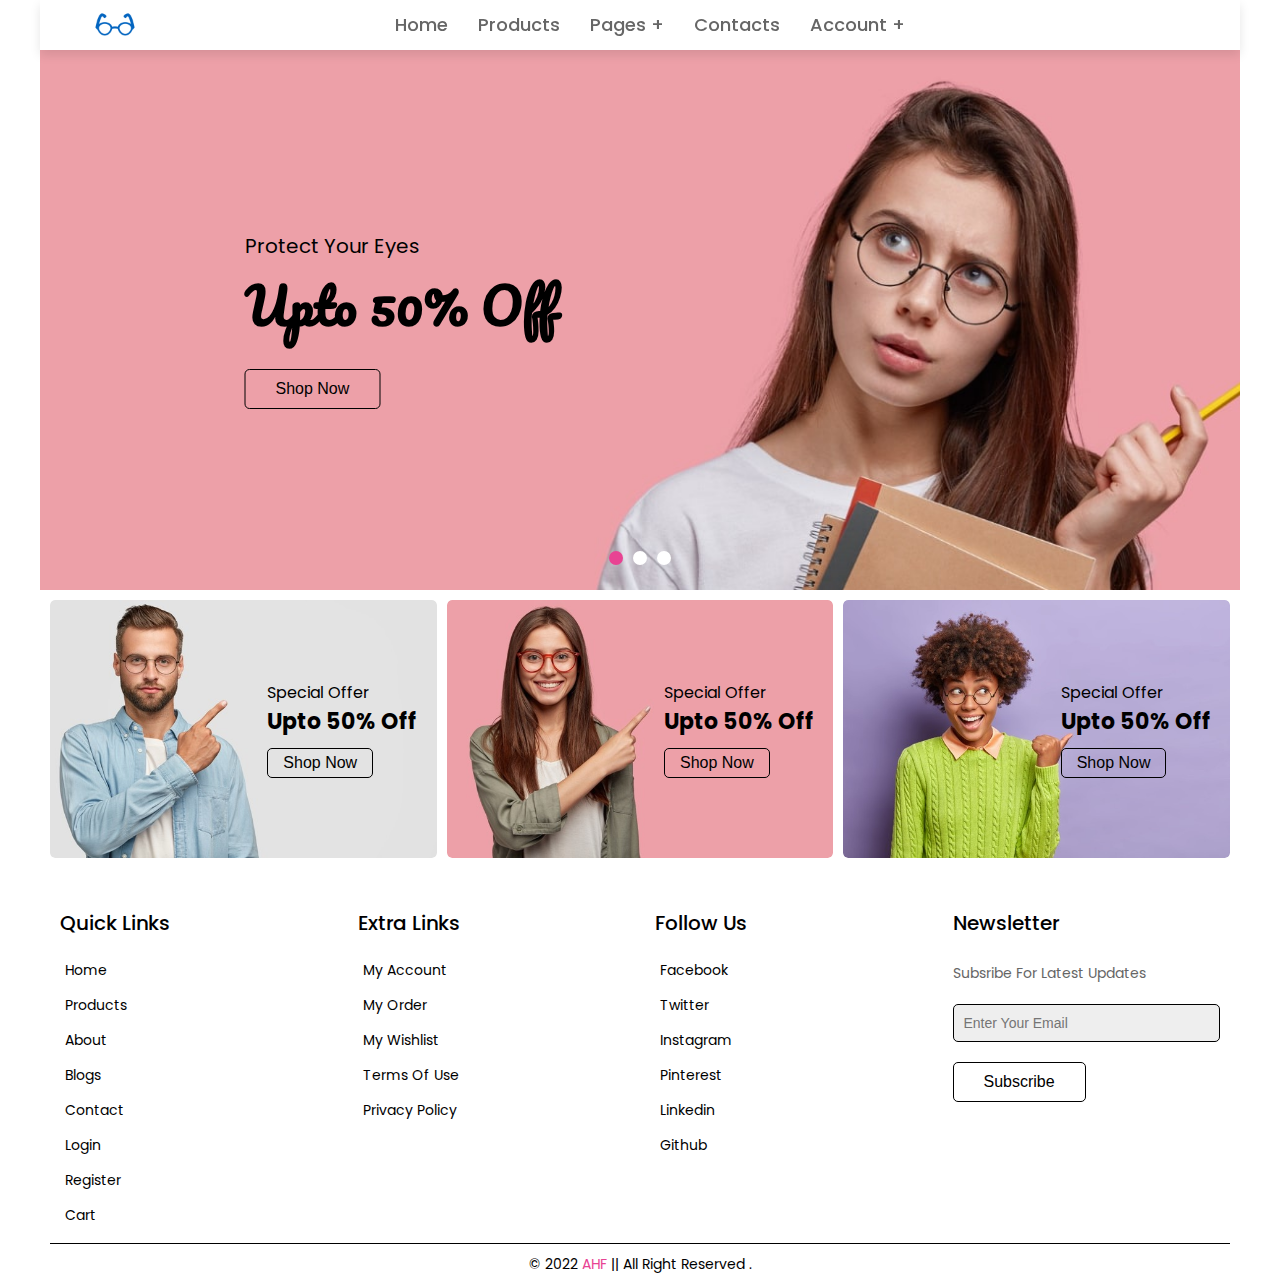
<file: glasses-project/index.html>
<!-- --﷽-- -->

<!DOCTYPE html>
<html lang="en">
  <head>
    <meta charset="UTF-8" />
    <meta http-equiv="X-UA-Compatible" content="IE=edge" />
    <meta name="viewport" content="width=device-width, initial-scale=1.0" />
    <title>home</title>

    <!-- ---linked glasses favicon--- -->
    <link rel="shortcut icon" href="./images/logo.png" type="image/x-icon" />

    <!-- ---linked font awesome cdn--- -->
    <link
      rel="stylesheet"
      href="https://cdnjs.cloudflare.com/ajax/libs/font-awesome/6.1.1/css/all.min.css"
      integrity="sha512-KfkfwYDsLkIlwQp6LFnl8zNdLGxu9YAA1QvwINks4PhcElQSvqcyVLLD9aMhXd13uQjoXtEKNosOWaZqXgel0g=="
      crossorigin="anonymous"
      referrerpolicy="no-referrer"
    />

    <!-- ---linked style.css file--- -->
    <link rel="stylesheet" href="./source/css/style.css" />

    <!-- ---linked media.css file--- -->
    <link rel="stylesheet" href="./source/css/media.css" />
  </head>
  <body>
    <header class="header">
      <!-- ---header logo--- -->
      <a href="#" class="header-logo">
        <img src="./images/logo.png" alt="Logo" />
      </a>

      <!-- ---navigation--- -->
      <nav class="navigation">
        <ul class="main-list">
          <li><a href="./index.html">home</a></li>
          <li><a href="./pages/Products.html">products</a></li>
          <li>
            <a href="#">pages +</a>
            <ul class="sub-list">
              <li><a href="./pages/About.html">about</a></li>
              <li><a href="./pages/Blogs.html">blogs</a></li>
            </ul>
          </li>
          <li><a href="./pages/Contact.html">contacts</a></li>
          <li>
            <a href="#">account +</a>
            <ul class="sub-list">
              <li><a href="./pages/Login.html">login</a></li>
              <li><a href="./pages/Register.html">register</a></li>
            </ul>
          </li>
        </ul>
      </nav>

      <!-- ---header icons--- -->
      <div class="header-icons">
        <div id="search-icon" class="fas fa-search icon"></div>
        <a href="./pages/Cart.html" class="fas fa-shopping-cart icon"></a>
        <div id="menu-icon" class="fas fa-bars icon"></div>
      </div>

      <!-- --- header search form--- -->
      <form action="#" class="search-form" autocomplete="off">
        <input
          type="search"
          name="search"
          id="search-box"
          placeholder="search here..."
        />
        <label for="search-box" class="fas fa-search"></label>
      </form>
    </header>

    <!-- =====markup main element===== -->

    <main class="main-home">
      <!-- =====markup slide gallery section===== -->
      <section class="slide-gallery">
        <!-- ---slide no 01--- -->
        <div class="slide active">
          <div class="slide-content">
            <p>protect your eyes</p>
            <h2>upto 50% off</h2>
            <input type="button" value="shop now" />
          </div>
        </div>

        <!-- ---slide no 02--- -->
        <div class="slide">
          <div class="slide-content">
            <p>protect your eyes</p>
            <h2>upto 50% off</h2>
            <input type="button" value="shop now" />
          </div>
        </div>

        <!-- ---slide no 03--- -->
        <div class="slide">
          <div class="slide-content">
            <p>protect your eyes</p>
            <h2>upto 50% off</h2>
            <input type="button" value="shop now" />
          </div>
        </div>

        <!-- ---prev next arrow--- -->
        <div id="prev-slide" class="fas fa-angle-left previous"></div>
        <div id="next-slide" class="fas fa-angle-right next"></div>

        <!-- ---dot indicator--- -->
        <div class="dot-indicator"></div>
      </section>

      <!-- =====markup home card section===== -->
      <section class="home-card">
        <!-- ---card no 01--- -->
        <div class="hp-card">
          <figure class="hp-card-image">
            <img src="./images/banner-1.jpg" alt="found no image" />
          </figure>
          <div class="hp-card-content">
            <span>special offer</span>
            <h3>upto 50% off</h3>
            <input type="button" value="shop now" />
          </div>
        </div>

        <!-- ---card no 02--- -->
        <div class="hp-card">
          <figure class="hp-card-image">
            <img src="./images/banner-2.jpg" alt="found no image" />
          </figure>
          <div class="hp-card-content">
            <span>special offer</span>
            <h3>upto 50% off</h3>
            <input type="button" value="shop now" />
          </div>
        </div>

        <!-- ---card no 03--- -->
        <div class="hp-card">
          <figure class="hp-card-image">
            <img src="./images/banner-3.jpg" alt="found no image" />
          </figure>
          <div class="hp-card-content">
            <span>special offer</span>
            <h3>upto 50% off</h3>
            <input type="button" value="shop now" />
          </div>
        </div>
      </section>
    </main>

    <!-- =====markup footer element===== -->
    <footer class="footer">
      <div class="footer-content">
        <!-- ---quick links--- -->
        <div class="quick-links">
          <h3>quick links</h3>
          <a href="./index.html">
            <i class="fas fa-angle-right"></i>
            <span>home</span>
          </a>
          <a href="./pages/Products.html">
            <i class="fas fa-angle-right"></i>
            <span>products</span>
          </a>
          <a href="./pages/About.html">
            <i class="fas fa-angle-right"></i>
            <span>about</span>
          </a>
          <a href="./pages/Blogs.html">
            <i class="fas fa-angle-right"></i>
            <span>blogs</span>
          </a>
          <a href="./pages/Contact.html">
            <i class="fas fa-angle-right"></i>
            <span>contact</span>
          </a>
          <a href="./pages/Login.html">
            <i class="fas fa-angle-right"></i>
            <span>login</span>
          </a>
          <a href="./pages/Register.html">
            <i class="fas fa-angle-right"></i>
            <span>register</span>
          </a>
          <a href="./pages/Cart.html">
            <i class="fas fa-angle-right"></i>
            <span>cart</span>
          </a>
        </div>

        <!-- ---extra links--- -->
        <div class="extra-links">
          <h3>extra links</h3>
          <a href="#">
            <i class="fas fa-angle-right"></i>
            <span>my account</span>
          </a>
          <a href="#">
            <i class="fas fa-angle-right"></i>
            <span>my order</span>
          </a>
          <a href="#">
            <i class="fas fa-angle-right"></i>
            <span>my wishlist</span>
          </a>
          <a href="#">
            <i class="fas fa-angle-right"></i>
            <span>terms of use</span>
          </a>
          <a href="#">
            <i class="fas fa-angle-right"></i>
            <span>privacy policy</span>
          </a>
        </div>

        <!-- ---follow us--- -->
        <div class="follow-us">
          <h3>follow us</h3>
          <a href="https://www.facebook.com" target="_blank">
            <i class="fab fa-facebook"></i>
            <span>facebook</span>
          </a>
          <a href="https://www.twitter.com" target="_blank">
            <i class="fab fa-twitter"></i>
            <span>twitter</span>
          </a>
          <a href="https://www.instagram.com" target="_blank">
            <i class="fab fa-instagram"></i>
            <span>instagram</span>
          </a>
          <a href="https://www.pinterest.com" target="_blank">
            <i class="fab fa-pinterest"></i>
            <span>pinterest</span>
          </a>
          <a href="https://www.linkedin.com" target="_blank">
            <i class="fab fa-linkedin"></i>
            <span>linkedin</span>
          </a>
          <a href="https://www.github.com" target="_blank">
            <i class="fab fa-github"></i>
            <span>github</span>
          </a>
        </div>

        <!-- ---newsletter--- -->
        <div class="newsletter">
          <h3>newsletter</h3>
          <p>subsribe for latest updates</p>

          <!-- ---subscribe form--- -->
          <form action="#" class="newsletter-form" autocomplete="off">
            <input
              type="email"
              name="email"
              id="email"
              placeholder="enter your email"
              required
            />
            <input type="submit" value="subscribe" />
          </form>
        </div>
      </div>

      <!-- ---creater credit--- -->
      <div class="credit">
        &copy 2022 <span>ahf</span> || all right reserved .
      </div>
    </footer>

    <!-- ---linked home.js file--- -->
    <script src="./source/js/home.js"></script>

    <!-- ---linked main.js file--- -->
    <script src="./source/js/main.js"></script>
  </body>
</html>

<!-- happy coding !!!! -->
<!-- this project made by Fahad at 10th May, 2022. -->
</file>
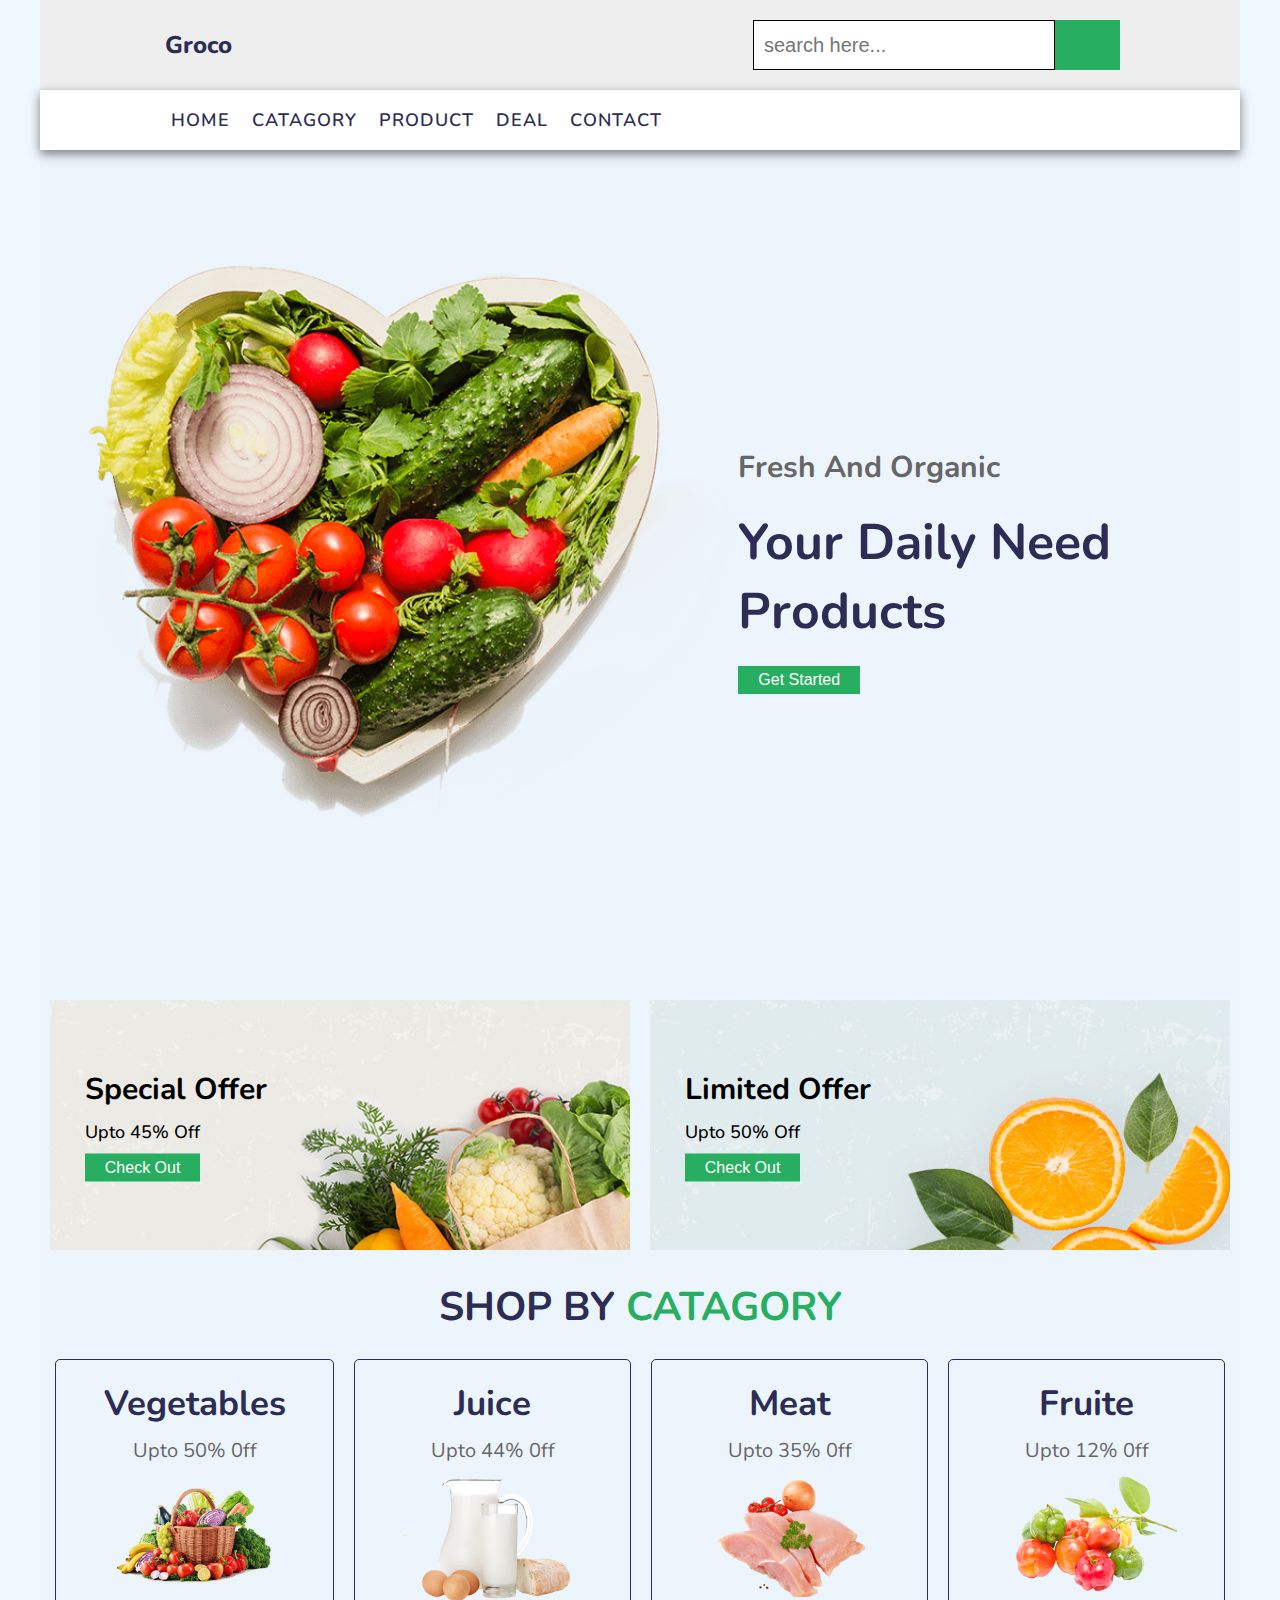
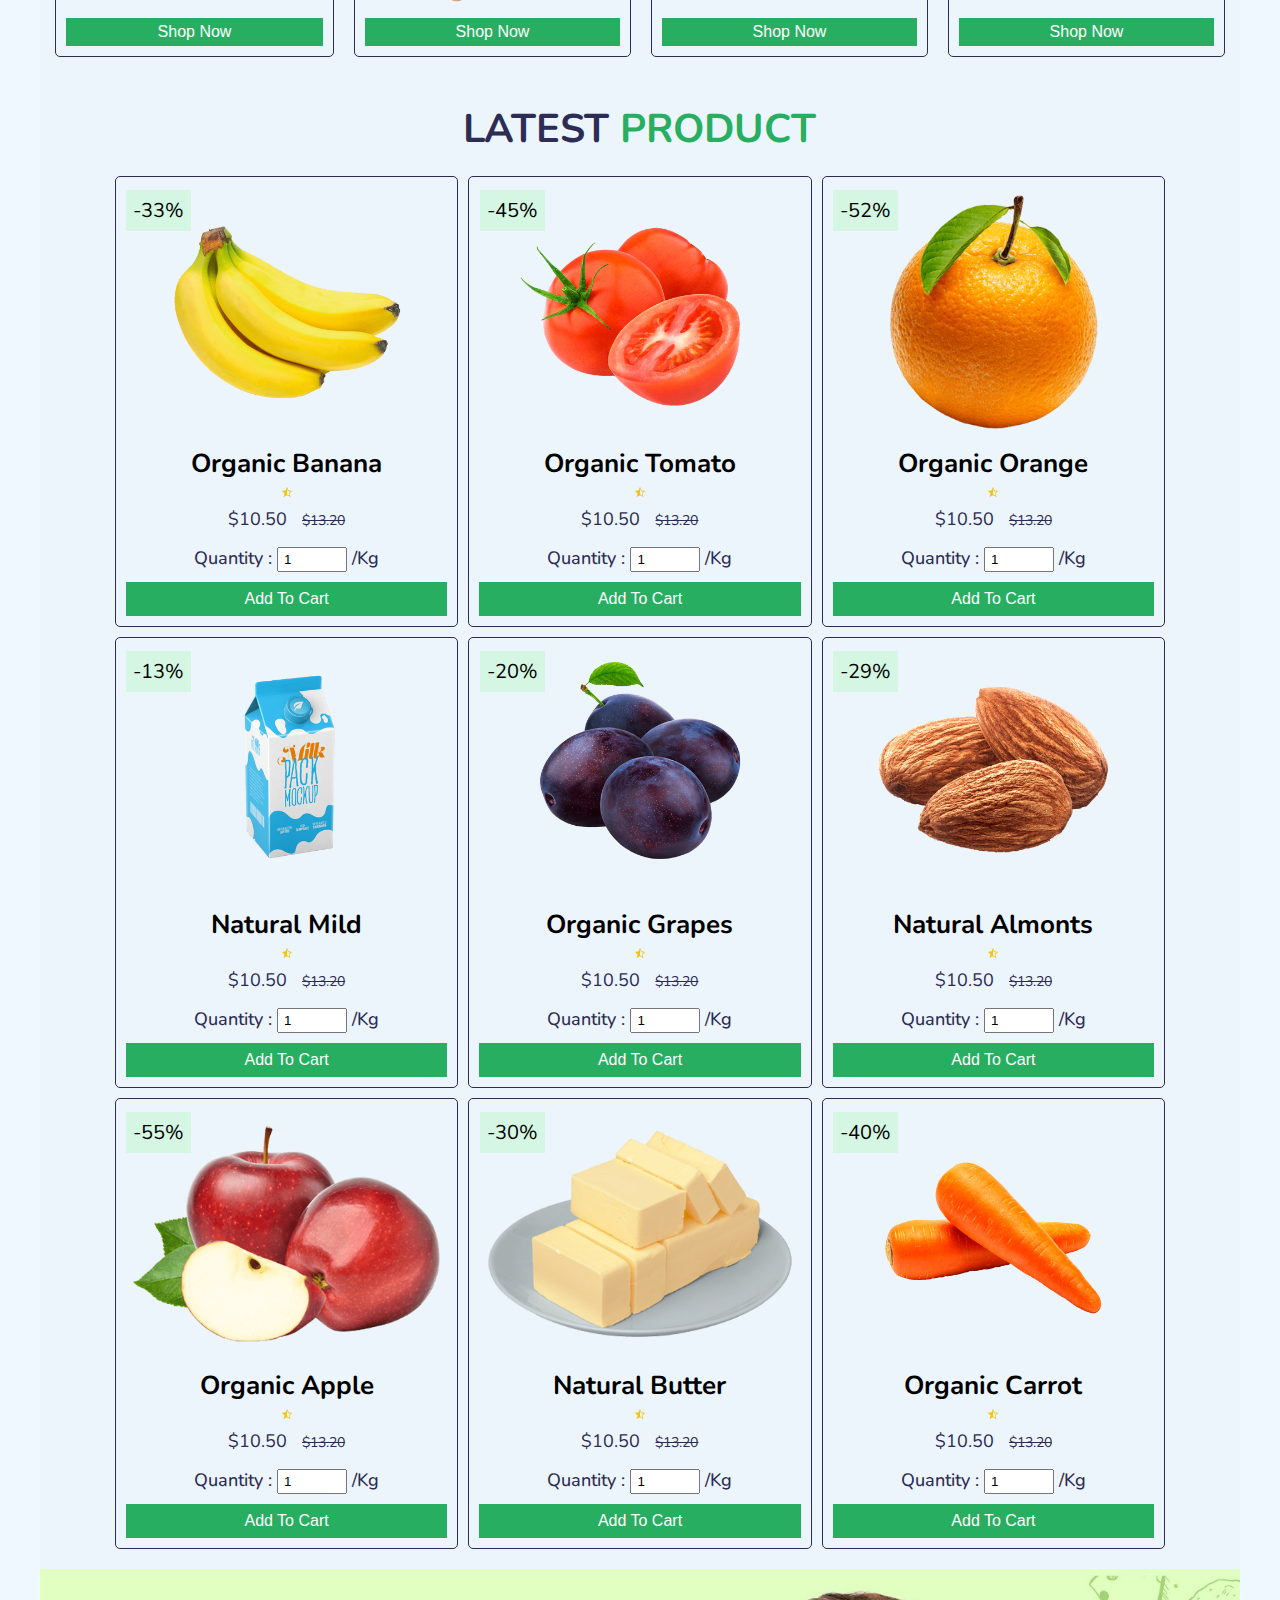
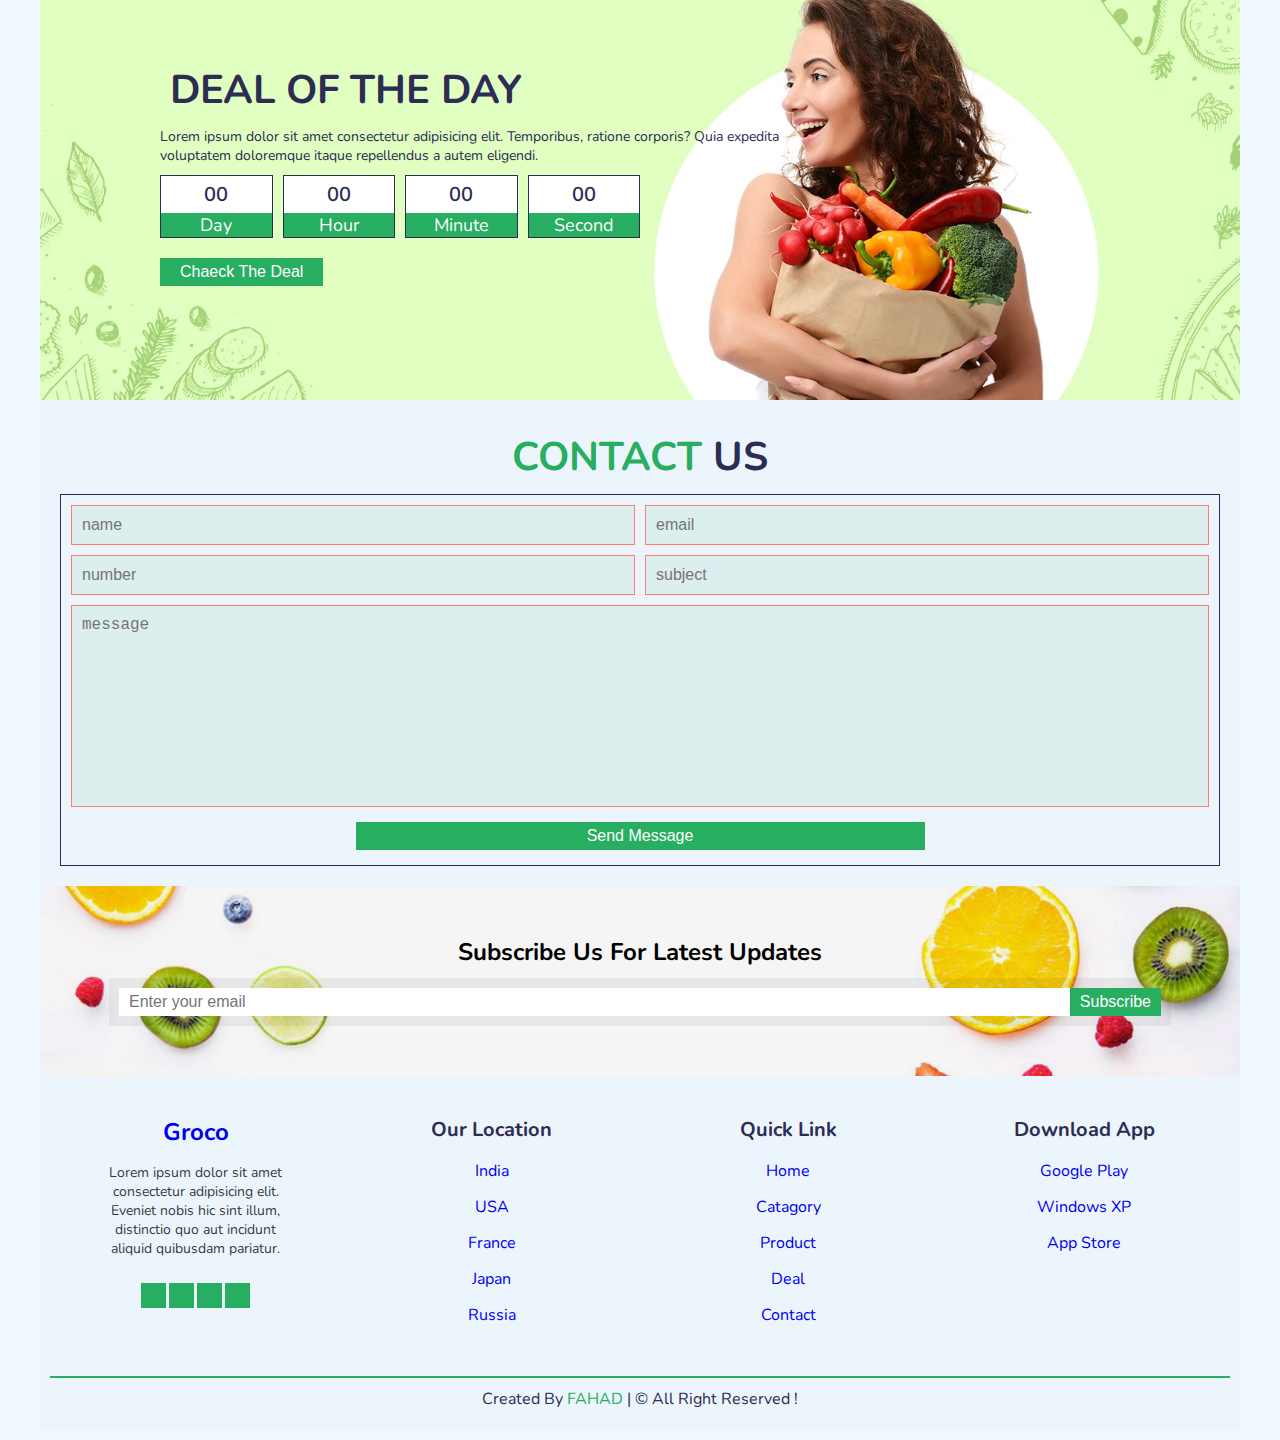
<file: grocery-project/index.html>
<!-- bismillahhir rahmanir rahim -->
<!DOCTYPE html>
<html lang="en">
  <head>
    <meta charset="UTF-8" />
    <meta http-equiv="X-UA-Compatible" content="IE=edge" />
    <meta name="viewport" content="width=device-width, initial-scale=1.0" />
    <title>grocery-website</title>
    <link rel="icon" href="./images/title-logo.png" type="icon/gif/png" />

    <!-- =======fontawsome cdn linked here======= -->
    <link
      rel="stylesheet"
      href="https://cdnjs.cloudflare.com/ajax/libs/font-awesome/6.1.1/css/all.min.css"
      integrity="sha512-KfkfwYDsLkIlwQp6LFnl8zNdLGxu9YAA1QvwINks4PhcElQSvqcyVLLD9aMhXd13uQjoXtEKNosOWaZqXgel0g=="
      crossorigin="anonymous"
      referrerpolicy="no-referrer"
    />

    <!-- =======linked css/style.css here======= -->
    <link rel="stylesheet" href="./css/style.css" />
  </head>
  <body>
    <div class="container">
      <!-- =======header section starts here======= -->
      <header>
        <!-- =====logo part===== -->
        <div class="header-logo">
          <a href="#">
            <i class="fa-solid fa-basket-shopping"></i>
            <span>Groco</span>
          </a>

          <!-- =====search bar=====  -->
          <form action="#" class="search-bar-container">
            <input
              type="search"
              class="search-box"
              id="search"
              placeholder="search here..."
            />
            <label for="search">
              <i class="fa-solid fa-magnifying-glass"></i>
            </label>
          </form>
        </div>

        <div class="header-navigation" id="navigation-header">
          <!-- =====menu bar===== -->
          <div class="menu-bar" id="menuBar">
            <i class="fa-solid fa-bars"></i>
          </div>

          <!-- =====navigation===== -->
          <nav class="nav-bar">
            <ul>
              <li><a href="#home">home</a></li>
              <li><a href="#catagory">catagory</a></li>
              <li><a href="#product">product</a></li>
              <li><a href="#deal">deal</a></li>
              <li><a href="#contact">contact</a></li>
            </ul>
          </nav>

          <!-- =====some icon===== -->
          <div class="side-nav-icon">
            <a href="#">
              <i class="fa-solid fa-cart-shopping"></i>
            </a>
            <a href="#">
              <i class="fa-solid fa-heart"></i>
            </a>
            <a href="#">
              <i class="fa-solid fa-circle-user"></i>
            </a>
          </div>
        </div>
      </header>

      <!-- =======main  starts here======= -->

      <main>
        <!-- =======home section starts here======= -->
        <section id="home" class="home-section">
          <div class="home-image">
            <img src="./images/home-img.png" alt="found no image" />
          </div>
          <div class="home-content">
            <p>fresh and organic</p>
            <h1>your daily need products</h1>
            <button class="btn">get started</button>
          </div>
        </section>

        <!-- =======banner section starts here======= -->

        <section class="banner-container">
          <div class="banner">
            <img src="./images/banner-1.jpg" alt="no image found" />
            <div class="banner-desc">
              <h3>special offer</h3>
              <p>upto 45% off</p>
              <button class="btn">check out</button>
            </div>
          </div>
          <div class="banner">
            <img src="./images/banner-2.jpg" alt="no image found" />
            <div class="banner-desc">
              <h3>limited offer</h3>
              <p>upto 50% off</p>
              <button class="btn">check out</button>
            </div>
          </div>
        </section>

        <!-- =======catagory section starts here======= -->

        <section id="catagory" class="catagory">
          <h2>shop by <span>catagory</span></h2>
          <div class="catagory-item">
            <!-- ====card 01==== -->
            <div class="card">
              <h4>vegetables</h4>
              <p>upto 50% 0ff</p>
              <img src="./images/category-1.png" alt="no image found" />
              <button class="btn">shop now</button>
            </div>

            <!-- ====card 02==== -->
            <div class="card">
              <h4>juice</h4>
              <p>upto 44% 0ff</p>
              <img src="./images/category-2.png" alt="no image found" />
              <button class="btn">shop now</button>
            </div>

            <!-- ====card 03==== -->
            <div class="card">
              <h4>meat</h4>
              <p>upto 35% 0ff</p>
              <img src="./images/category-3.png" alt="no image found" />
              <button class="btn">shop now</button>
            </div>

            <!-- ====card 04==== -->
            <div class="card">
              <h4>fruite</h4>
              <p>upto 12% 0ff</p>
              <img src="./images/category-4.png" alt="no image found" />
              <button class="btn">shop now</button>
            </div>
          </div>
        </section>

        <!-- =======product section starts here======= -->

        <section id="product" class="product">
          <h2>latest <span> product </span></h2>

          <div class="product-container">
            <!-- ====card 01==== -->
            <div class="card">
              <span class="discount"> -33% </span>
              <div class="icons">
                <a href="#"><i class="fa-solid fa-heart"></i></a>
                <a href="#"><i class="fa-solid fa-share"></i></a>
                <a href="#"><i class="fa-solid fa-eye"></i></a>
              </div>

              <img src="./images/product-1.png" alt="no image found" />
              <h3>organic banana</h3>
              <div class="stars">
                <i class="fa-solid fa-star"></i>
                <i class="fa-solid fa-star"></i>
                <i class="fa-solid fa-star"></i>
                <i class="fa-solid fa-star"></i>
                <img src="./images/half-review-star.png" alt="" />
              </div>

              <p class="price">$10.50 <span> $13.20</span></p>
              <div class="quantity">
                <span>quantity :</span>
                <input type="number" min="1" max="100" value="1" />
                <span> /kg </span>
              </div>
              <button class="btn">add to cart</button>
            </div>

            <!-- ====card 02==== -->
            <div class="card">
              <span class="discount"> -45% </span>
              <div class="icons">
                <a href="#"><i class="fa-solid fa-heart"></i></a>
                <a href="#"><i class="fa-solid fa-share"></i></a>
                <a href="#"><i class="fa-solid fa-eye"></i></a>
              </div>

              <img src="./images/product-2.png" alt="no image found" />
              <h3>organic tomato</h3>
              <div class="stars">
                <i class="fa-solid fa-star"></i>
                <i class="fa-solid fa-star"></i>
                <i class="fa-solid fa-star"></i>
                <i class="fa-solid fa-star"></i>
                <img src="./images/half-review-star.png" alt="" />
              </div>

              <p class="price">$10.50 <span> $13.20</span></p>
              <div class="quantity">
                <span>quantity :</span>
                <input type="number" min="1" max="100" value="1" />
                <span> /kg </span>
              </div>
              <button class="btn">add to cart</button>
            </div>

            <!-- ====card 03==== -->
            <div class="card">
              <span class="discount"> -52% </span>
              <div class="icons">
                <a href="#"><i class="fa-solid fa-heart"></i></a>
                <a href="#"><i class="fa-solid fa-share"></i></a>
                <a href="#"><i class="fa-solid fa-eye"></i></a>
              </div>

              <img src="./images/product-3.png" alt="no image found" />

              <h3>organic orange</h3>
              <div class="stars">
                <i class="fa-solid fa-star"></i>
                <i class="fa-solid fa-star"></i>
                <i class="fa-solid fa-star"></i>
                <i class="fa-solid fa-star"></i>
                <img src="./images/half-review-star.png" alt="" />
              </div>

              <p class="price">$10.50 <span> $13.20</span></p>
              <div class="quantity">
                <span>quantity :</span>
                <input type="number" min="1" max="100" value="1" />
                <span> /kg </span>
              </div>
              <button class="btn">add to cart</button>
            </div>

            <!-- ====card 04==== -->
            <div class="card">
              <span class="discount"> -13% </span>
              <div class="icons">
                <a href="#"><i class="fa-solid fa-heart"></i></a>
                <a href="#"><i class="fa-solid fa-share"></i></a>
                <a href="#"><i class="fa-solid fa-eye"></i></a>
              </div>

              <img src="./images/product-4.png" alt="no image found" />
              <h3>natural mild</h3>
              <div class="stars">
                <i class="fa-solid fa-star"></i>
                <i class="fa-solid fa-star"></i>
                <i class="fa-solid fa-star"></i>
                <i class="fa-solid fa-star"></i>
                <img src="./images/half-review-star.png" alt="" />
              </div>

              <p class="price">$10.50 <span> $13.20</span></p>
              <div class="quantity">
                <span>quantity :</span>
                <input type="number" min="1" max="100" value="1" />
                <span> /kg </span>
              </div>
              <button class="btn">add to cart</button>
            </div>

            <!-- ====card 05==== -->
            <div class="card">
              <span class="discount"> -20% </span>
              <div class="icons">
                <a href="#"><i class="fa-solid fa-heart"></i></a>
                <a href="#"><i class="fa-solid fa-share"></i></a>
                <a href="#"><i class="fa-solid fa-eye"></i></a>
              </div>

              <img src="./images/product-5.png" alt="no image found" />
              <h3>organic grapes</h3>
              <div class="stars">
                <i class="fa-solid fa-star"></i>
                <i class="fa-solid fa-star"></i>
                <i class="fa-solid fa-star"></i>
                <i class="fa-solid fa-star"></i>
                <img src="./images/half-review-star.png" alt="" />
              </div>

              <p class="price">$10.50 <span> $13.20</span></p>
              <div class="quantity">
                <span>quantity :</span>
                <input type="number" min="1" max="100" value="1" />
                <span> /kg </span>
              </div>
              <button class="btn">add to cart</button>
            </div>

            <!-- ====card 06==== -->
            <div class="card">
              <span class="discount"> -29% </span>
              <div class="icons">
                <a href="#"><i class="fa-solid fa-heart"></i></a>
                <a href="#"><i class="fa-solid fa-share"></i></a>
                <a href="#"><i class="fa-solid fa-eye"></i></a>
              </div>
              <img src="./images/product-6.png" alt="no image found" />
              <h3>natural almonts</h3>
              <div class="stars">
                <i class="fa-solid fa-star"></i>
                <i class="fa-solid fa-star"></i>
                <i class="fa-solid fa-star"></i>
                <i class="fa-solid fa-star"></i>
                <img src="./images/half-review-star.png" alt="" />
              </div>

              <p class="price">$10.50 <span> $13.20</span></p>
              <div class="quantity">
                <span>quantity :</span>
                <input type="number" min="1" max="100" value="1" />
                <span> /kg </span>
              </div>
              <button class="btn">add to cart</button>
            </div>

            <!-- ====card 07==== -->
            <div class="card">
              <span class="discount"> -55% </span>
              <div class="icons">
                <a href="#"><i class="fa-solid fa-heart"></i></a>
                <a href="#"><i class="fa-solid fa-share"></i></a>
                <a href="#"><i class="fa-solid fa-eye"></i></a>
              </div>
              <img src="./images/product-7.png" alt="no image found" />
              <h3>organic apple</h3>
              <div class="stars">
                <i class="fa-solid fa-star"></i>
                <i class="fa-solid fa-star"></i>
                <i class="fa-solid fa-star"></i>
                <i class="fa-solid fa-star"></i>
                <img src="./images/half-review-star.png" alt="" />
              </div>

              <p class="price">$10.50 <span> $13.20</span></p>
              <div class="quantity">
                <span>quantity :</span>
                <input type="number" min="1" max="100" value="1" />
                <span> /kg </span>
              </div>
              <button class="btn">add to cart</button>
            </div>

            <!-- ====card 08==== -->
            <div class="card">
              <span class="discount"> -30%</span>
              <div class="icons">
                <a href="#"><i class="fa-solid fa-heart"></i></a>
                <a href="#"><i class="fa-solid fa-share"></i></a>
                <a href="#"><i class="fa-solid fa-eye"></i></a>
              </div>

              <img src="./images/product-8.png" alt="no image found" />
              <h3>natural butter</h3>
              <div class="stars">
                <i class="fa-solid fa-star"></i>
                <i class="fa-solid fa-star"></i>
                <i class="fa-solid fa-star"></i>
                <i class="fa-solid fa-star"></i>
                <img src="./images/half-review-star.png" alt="" />
              </div>

              <p class="price">$10.50 <span> $13.20</span></p>
              <div class="quantity">
                <span>quantity :</span>
                <input type="number" min="1" max="100" value="1" />
                <span> /kg </span>
              </div>
              <button class="btn">add to cart</button>
            </div>

            <!-- ====card 09==== -->
            <div class="card">
              <span class="discount"> -40% </span>
              <div class="icons">
                <a href="#"><i class="fa-solid fa-heart"></i></a>
                <a href="#"><i class="fa-solid fa-share"></i></a>
                <a href="#"><i class="fa-solid fa-eye"></i></a>
              </div>

              <img src="./images/product-9.png" alt="no image found" />
              <h3>organic carrot</h3>
              <div class="stars">
                <i class="fa-solid fa-star"></i>
                <i class="fa-solid fa-star"></i>
                <i class="fa-solid fa-star"></i>
                <i class="fa-solid fa-star"></i>
                <img src="./images/half-review-star.png" alt="" />
              </div>

              <p class="price">$10.50 <span> $13.20</span></p>
              <div class="quantity">
                <span>quantity :</span>
                <input type="number" min="1" max="100" value="1" />
                <span> /kg </span>
              </div>
              <button class="btn">add to cart</button>
            </div>
          </div>
        </section>

        <!-- =======deal section starts here======= -->

        <section id="deal" class="deal">
          <h2>deal of the day</h2>
          <p class="deal-desc">
            Lorem ipsum dolor sit amet consectetur adipisicing elit. Temporibus,
            ratione corporis? Quia expedita voluptatem doloremque itaque
            repellendus a autem eligendi.
          </p>
          <div class="coundown" id="countdown">
            <div class="time-content">
              <p class="day">00</p>
              <p class="coundown-label">day</p>
            </div>

            <div class="time-content">
              <p class="hour">00</p>
              <p class="coundown-label">hour</p>
            </div>

            <div class="time-content">
              <p class="minute">00</p>
              <p class="coundown-label">minute</p>
            </div>

            <div class="time-content">
              <p class="second">00</p>
              <p class="coundown-label">second</p>
            </div>
          </div>

          <button class="btn">chaeck the deal</button>
        </section>

        <!-- =======contact section starts here======= -->

        <section id="contact" class="contact">
          <h2><span>contact </span> us</h2>
          <form action="#" class="contact-form" autocomplete="off">
            <div class="input-box">
              <input type="text" id="name" placeholder="name" required />
              <input type="email" id="email" placeholder="email" required />
            </div>
            <div class="input-box">
              <input
                type="number"
                id="number"
                size="14"
                placeholder="number"
                required
              />
              <input type="text" id="subject" placeholder="subject" required />
            </div>
            <textarea
              name=""
              id=""
              cols="30"
              rows="10"
              placeholder="message"
            ></textarea>

            <button type="submit" class="btn">send message</button>
          </form>
        </section>

        <!-- =======subscribe section starts here======= -->

        <section class="subscribe">
          <h3>subscribe us for latest updates</h3>
          <form action="#" autocomplete="off" class="contact-form">
            <input
              type="email"
              name=""
              id=""
              placeholder="Enter your email"
              required
            />
            <button class="sub-btn">subscribe</button>
          </form>
        </section>
      </main>

      <!-- =======footer starts here======= -->

      <footer class="footer">
        <div class="info-container">
          <div class="social">
            <a href="#">
              <i class="fa-solid fa-basket-shopping"></i>
              <span>Groco</span>
            </a>
            <p>
              Lorem ipsum dolor sit amet consectetur adipisicing elit. Eveniet
              nobis hic sint illum, distinctio quo aut incidunt aliquid
              quibusdam pariatur.
            </p>

            <div class="share">
              <a href="#"><i class="fa-brands fa-facebook-f"></i></a>
              <a href="#"><i class="fa-brands fa-twitter"></i></a>
              <a href="#"><i class="fa-brands fa-instagram"></i></a>
              <a href="#"><i class="fa-brands fa-linkedin-in"></i></a>
            </div>
          </div>
          <div class="location">
            <h3>our location</h3>
            <a href="#">India</a>
            <a href="#">USA</a>
            <a href="#">France</a>
            <a href="#">Japan</a>
            <a href="#">Russia</a>
          </div>
          <div class="links">
            <h3>quick link</h3>
            <a href="#home">Home</a>
            <a href="#catagory">Catagory</a>
            <a href="#product">Product</a>
            <a href="#deal">Deal</a>
            <a href="#contact">Contact</a>
          </div>
          <div class="download">
            <h3>download app</h3>
            <a href="#">Google Play</a>
            <a href="#">Windows XP</a>
            <a href="#">App Store</a>
          </div>
        </div>
        <p class="copyright">
          created by <span>fahad</span> | &copy all right reserved !
        </p>
      </footer>
    </div>

    <!-- =======linked js/main.js here======= -->
    <script src="./js/main.js"></script>
  </body>
</html>


<!-- Happy coding!!!! -->
<!-- This project is made by Fahad at 16 April, 2022 . -->
</file>
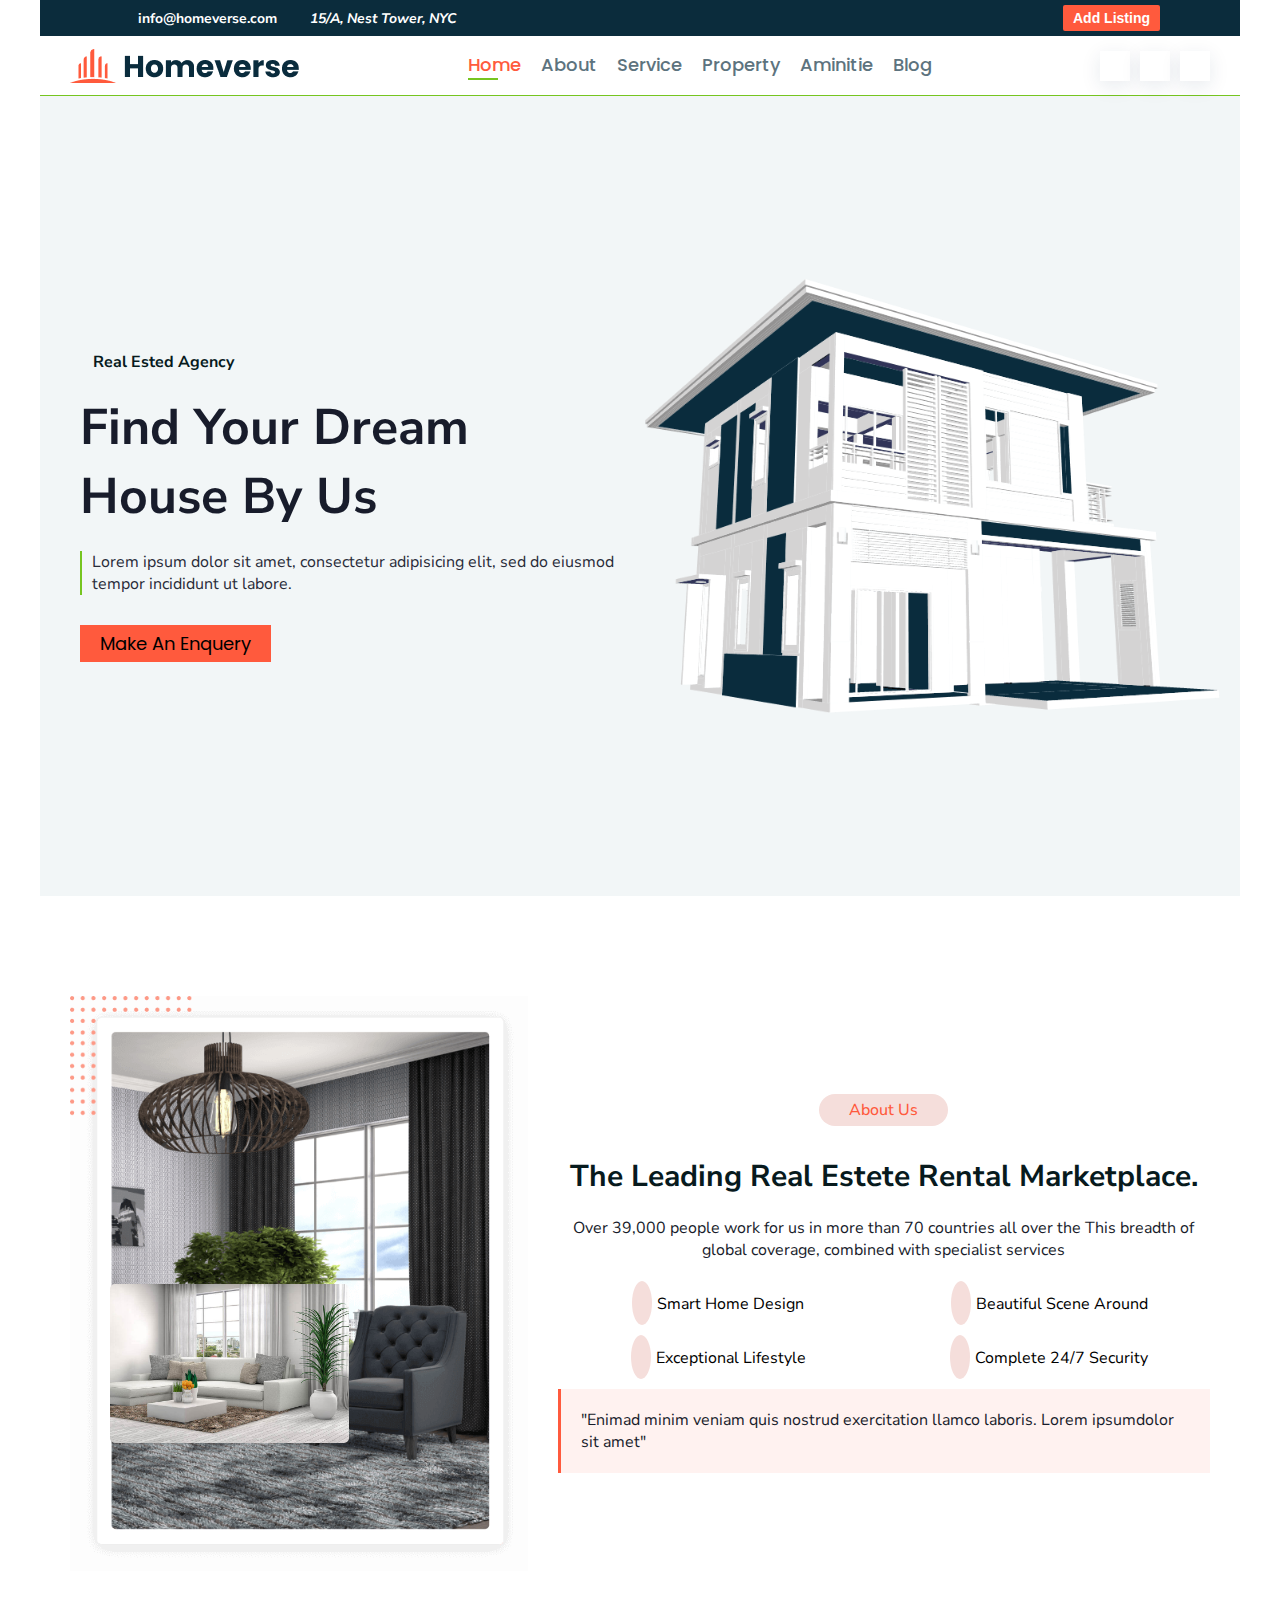
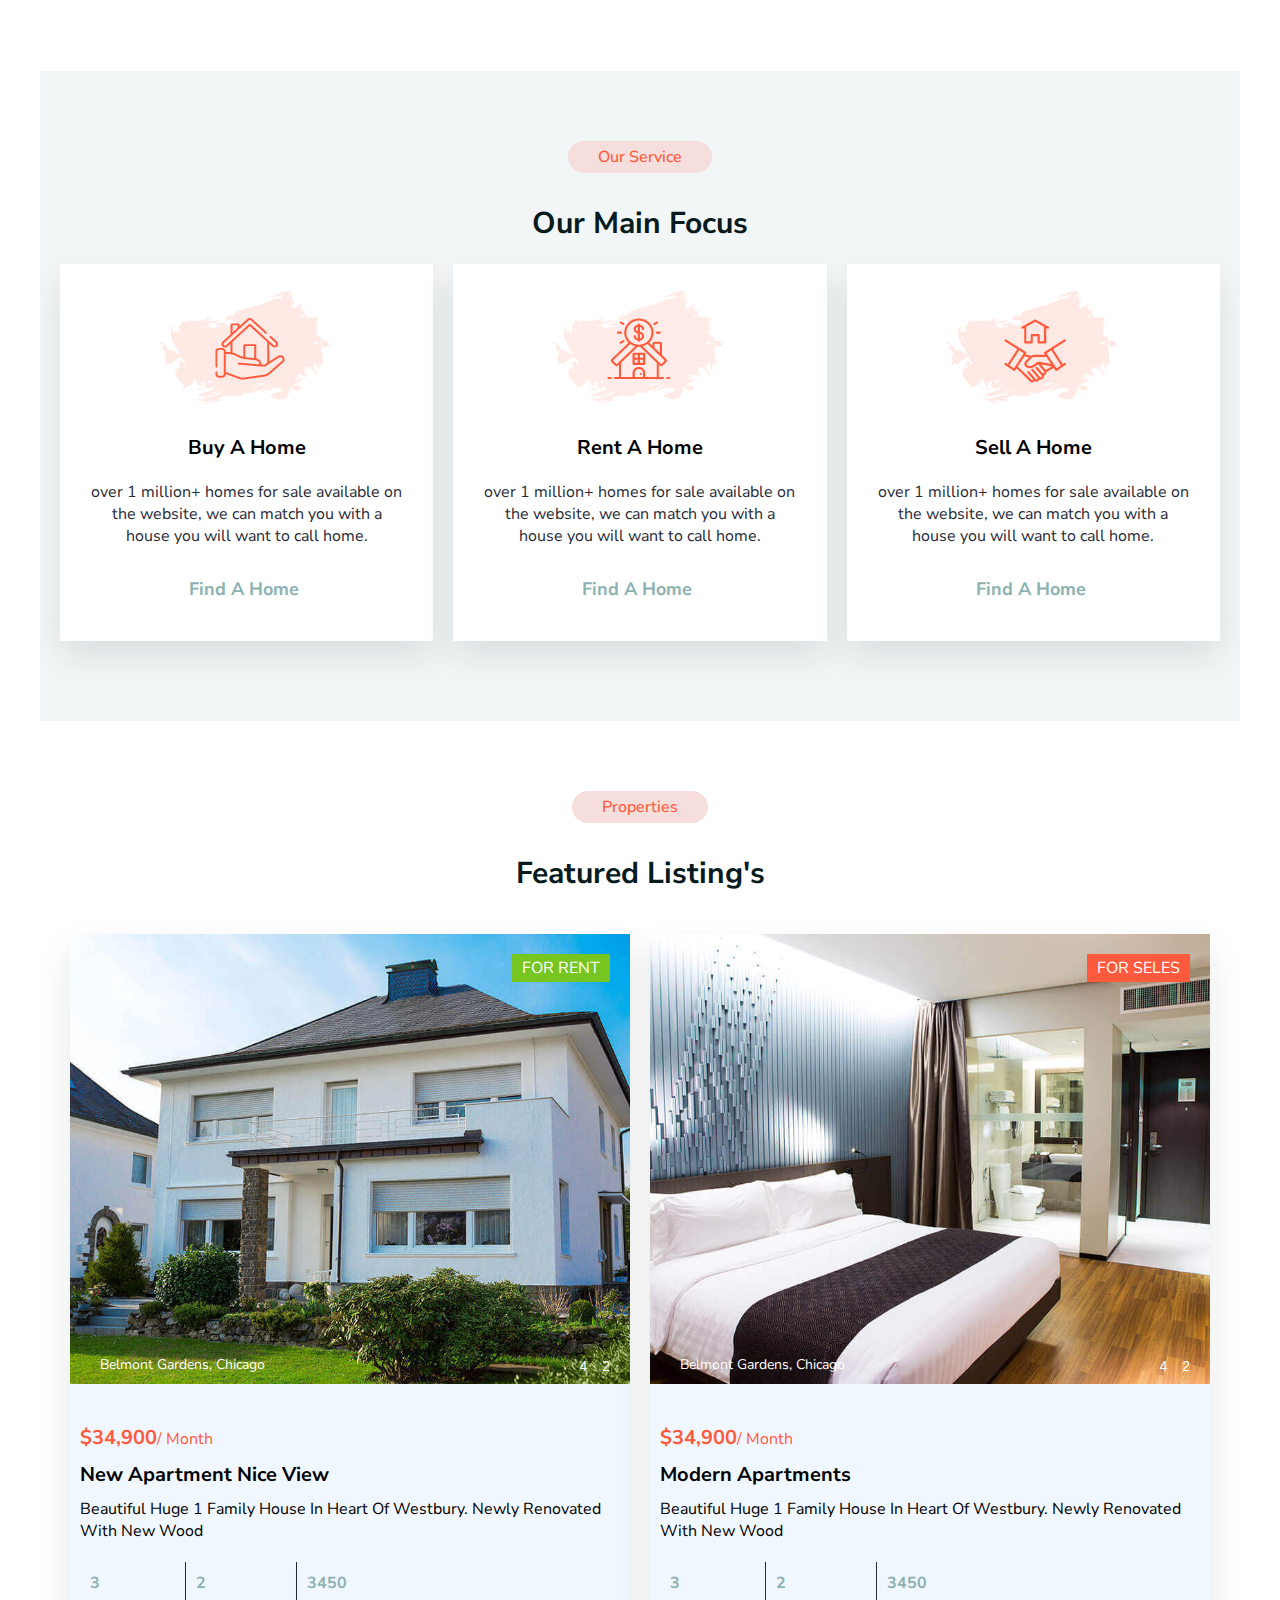
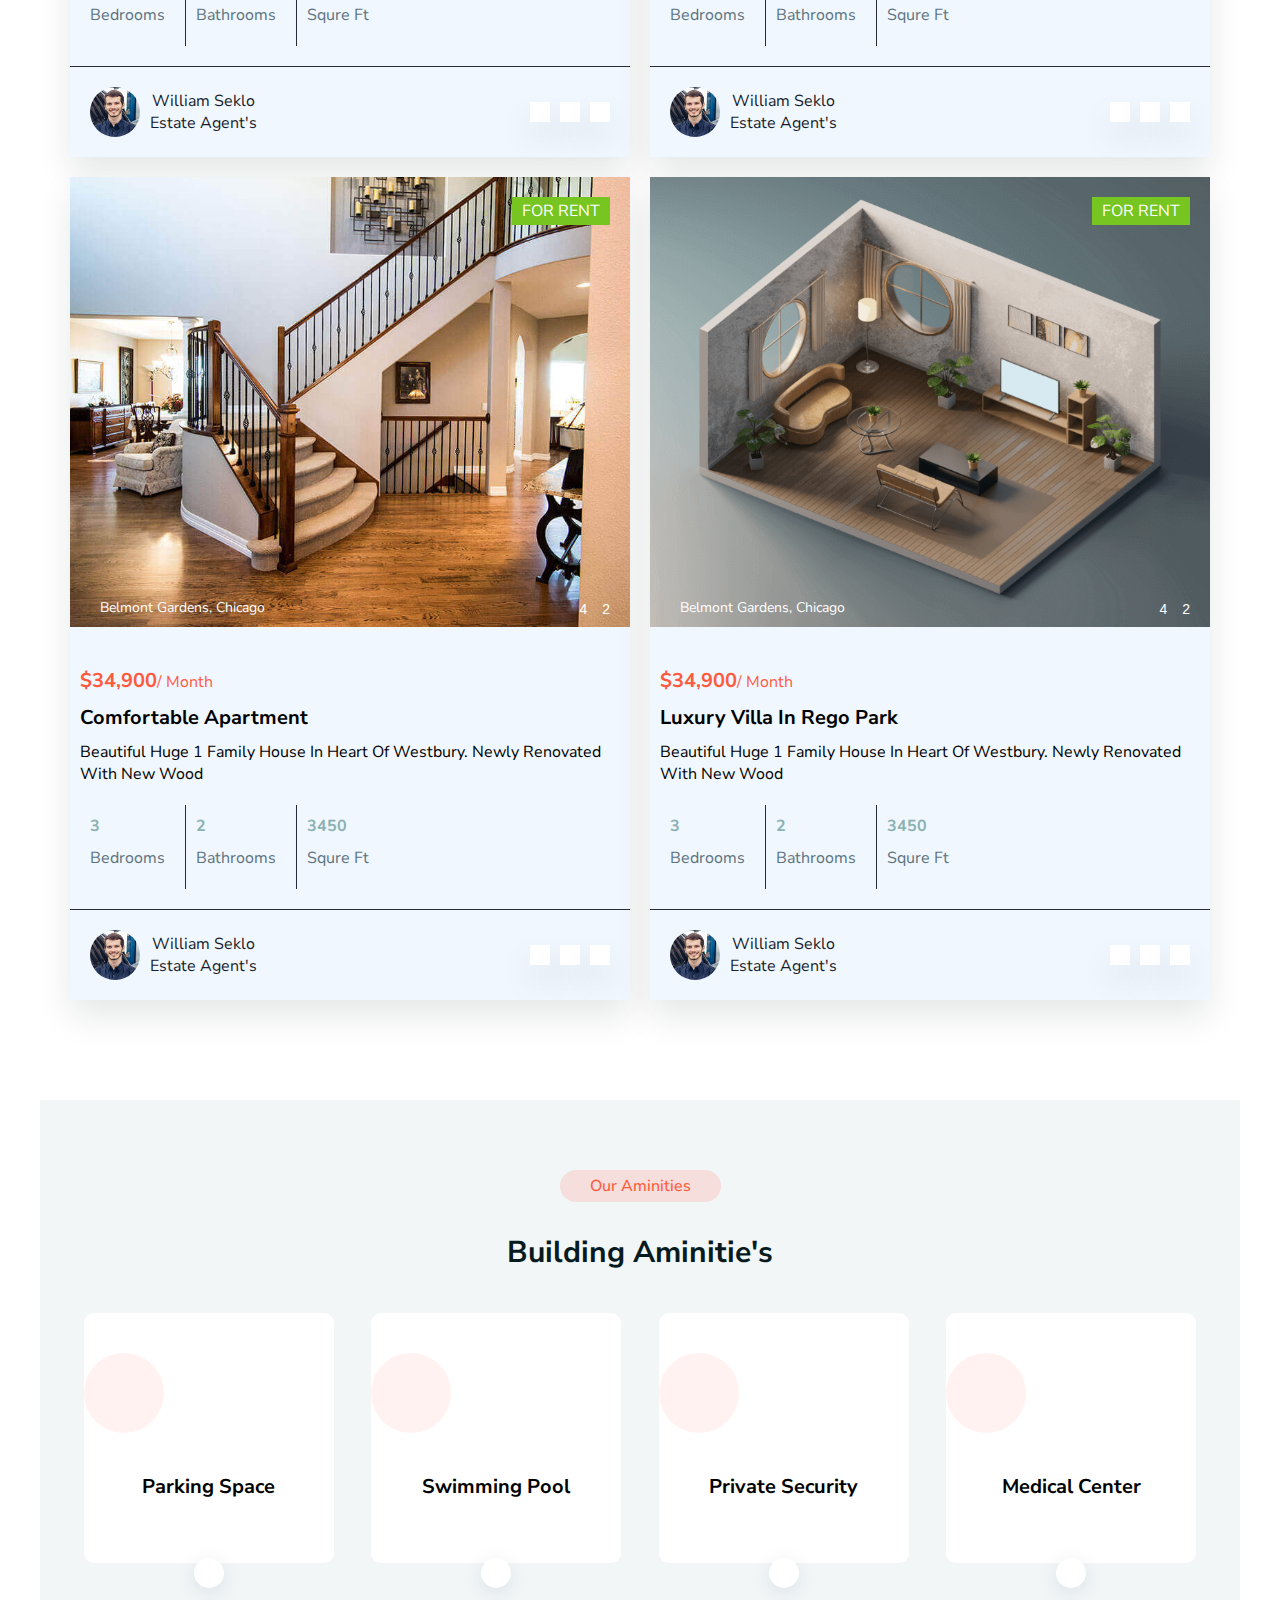
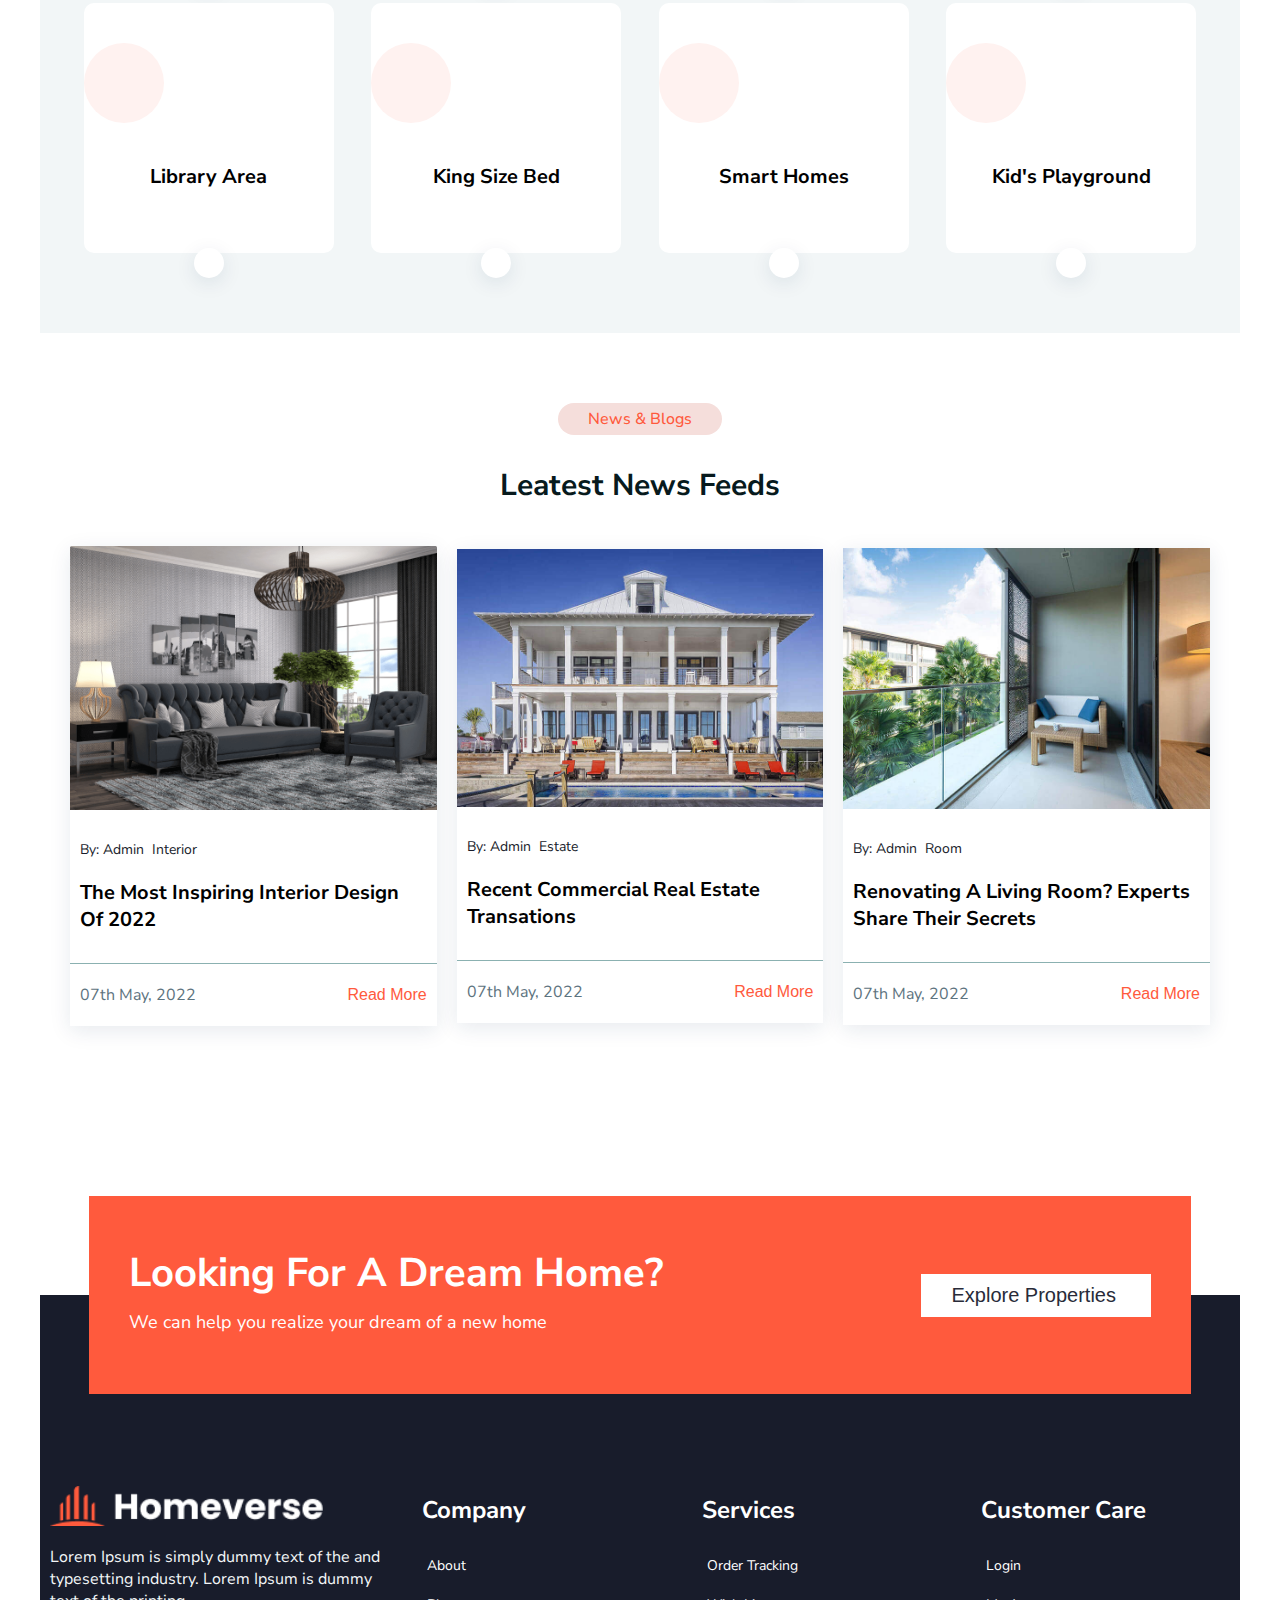
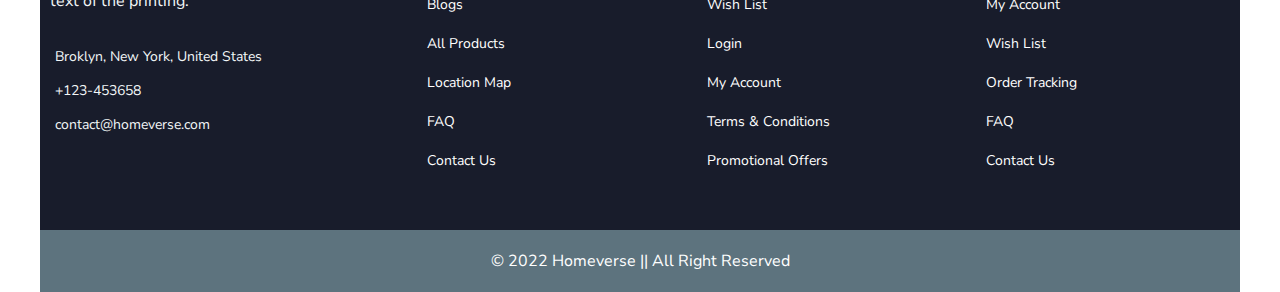
<file: homeverse-project/index.html>
<!--  --﷽-- -->

<!DOCTYPE html>
<html lang="en">
  <head>
    <meta charset="UTF-8" />
    <meta http-equiv="X-UA-Compatible" content="IE=edge" />
    <meta name="viewport" content="width=device-width, initial-scale=1.0" />
    <title>homeverse</title>
    <!-- ---linked title logo--- -->
    <link
      rel="shortcut icon"
      href="./images/title-logo.svg"
      type="image/x-icon"
    />

    <!-- ---linked font awesome cdn--- -->
    <link
      rel="stylesheet"
      href="https://cdnjs.cloudflare.com/ajax/libs/font-awesome/6.1.1/css/all.min.css"
      integrity="sha512-KfkfwYDsLkIlwQp6LFnl8zNdLGxu9YAA1QvwINks4PhcElQSvqcyVLLD9aMhXd13uQjoXtEKNosOWaZqXgel0g=="
      crossorigin="anonymous"
      referrerpolicy="no-referrer"
    />

    <!-- ---linked custom style.css file--- -->
    <link rel="stylesheet" href="./source/css/style.css" />

    <!-- ---linked custom media.css file--- -->
    <link rel="stylesheet" href="./source/css/media.css" />
  </head>
  <body>
    <!-- =====markup header element===== -->
    <header class="header">
      <!-- ---header top--- -->
      <div class="header-top">
        <div class="header-top-info">
          <a href="mailto:homeverse@email.com" class="header-top-link">
            <i class="fas fa-envelope"></i>
            <span>info@homeverse.com</span>
          </a>

          <a href="#" class="header-top-link">
            <i class="fas fa-location-dot"></i>
            <address>15/A, Nest Tower, NYC</address>
          </a>
        </div>

        <!-- ---header top social--- -->
        <div class="header-top-social">
          <a href="https://www.facebook.com/" target="blank"
            ><i class="fab fa-facebook-f"></i
          ></a>
          <a href="https://www.twitter.com/" target="blank"
            ><i class="fab fa-twitter"></i
          ></a>
          <a href="https://www.instagram.com/" target="blank"
            ><i class="fab fa-instagram"></i
          ></a>
          <a href="https://www.pinterest.com/" target="blank"
            ><i class="fab fa-pinterest-p"></i
          ></a>

          <button>add listing</button>
        </div>
      </div>

      <!-- ---header bottom--- -->
      <div class="header-bottom">
        <a href="#" class="header-logo">
          <img src="./images/logo.png" alt="Homeverse" />
        </a>

        <!-- ---header navigation--- -->
        <nav class="navigation">
          <div class="sidenav-top">
            <a href="#">
              <img src="./images/logo.png" alt="Homeverse" />
            </a>
            <div class="fas fa-times" id="close-menu"></div>
          </div>

          <!-- ---nav list--- -->
          <ul class="nav-item">
            <li>
              <a href="#home" class="active">home</a>
            </li>
            <li>
              <a href="#about">about</a>
            </li>
            <li>
              <a href="#service">service</a>
            </li>
            <li>
              <a href="#property">property</a>
            </li>
            <li>
              <a href="#aminitie">aminitie</a>
            </li>
            <li>
              <a href="#blog">blog</a>
            </li>
          </ul>
        </nav>

        <!-- ---mobile menu--- -->
        <div class="mobile-menu">
          <div class="mobile-menu-item">
            <i class="fas fa-search"></i>
            <span>search</span>
          </div>
          <div class="mobile-menu-item">
            <i class="fas fa-user"></i>
            <span>profile</span>
          </div>
          <div class="mobile-menu-item">
            <i class="fas fa-cart-shopping"></i>
            <span>cart</span>
          </div>
          <div class="mobile-menu-item" id="menu-bar">
            <i class="fas fa-bars"></i>
            <span>menu</span>
          </div>
        </div>
      </div>
    </header>

    <!-- =====markup main element===== -->

    <main>
      <!-- =====markup home section===== -->
      <section id="home" class="home">
        <div class="home-content">
          <div class="agency">
            <i class="fas fa-house-chimney"></i>
            <span>real ested agency</span>
          </div>
          <h1>find your dream house by us</h1>
          <p>
            Lorem ipsum dolor sit amet, consectetur adipisicing elit, sed do
            eiusmod tempor incididunt ut labore.
          </p>

          <input type="button" value="make an enquery" />
        </div>
        <figure class="home-image">
          <img src="./images/hero-banner.png" alt="found no image" />
        </figure>
      </section>

      <!-- =====markup about section===== -->
      <section id="about" class="about">
        <figure class="about-image">
          <img src="./images/about-banner-1.png" alt="found no image" />
          <img src="./images/about-banner-2.jpg" alt="found no image" />
        </figure>

        <!-- ---about content--- -->
        <div class="about-content">
          <h5>about us</h5>
          <h2>the leading real estete rental marketplace.</h2>
          <p>
            Over 39,000 people work for us in more than 70 countries all over
            the This breadth of global coverage, combined with specialist
            services
          </p>
          <div class="info-list">
            <!-- info element 01 -->
            <div class="info-element">
              <i class="fas fa-house-chimney"></i>
              <span>smart home design</span>
            </div>

            <!-- info element 02 -->
            <div class="info-element">
              <i class="fab fa-envira"></i>
              <span>beautiful scene around</span>
            </div>

            <!-- info element 03 -->
            <div class="info-element">
              <i class="fas fa-trophy"></i>
              <span>exceptional lifestyle</span>
            </div>

            <!-- info element 04 -->
            <div class="info-element">
              <i class="fas fa-shield-halved"></i>
              <span>complete 24/7 security</span>
            </div>
          </div>
          <p>
            "Enimad minim veniam quis nostrud exercitation llamco laboris. Lorem
            ipsumdolor sit amet"
          </p>
        </div>
      </section>

      <!-- =====markup service section===== -->
      <section id="service" class="service">
        <h5>our service</h5>
        <h2>our main focus</h2>

        <!-- ---service container--- -->
        <div class="service-container">
          <!-- ---service card 01--- -->
          <div class="service-card">
            <img src="./images/service-1.png" alt="found no image" />
            <h3>buy a home</h3>
            <p>
              over 1 million+ homes for sale available on the website, we can
              match you with a house you will want to call home.
            </p>
            <a href="#">
              <span>find a home</span>
              <i class="fas fa-arrow-right"></i>
            </a>
          </div>

          <!-- ---service card 02--- -->
          <div class="service-card">
            <img src="./images/service-2.png" alt="found no image" />
            <h3>rent a home</h3>
            <p>
              over 1 million+ homes for sale available on the website, we can
              match you with a house you will want to call home.
            </p>
            <a href="#">
              <span>find a home</span>
              <i class="fas fa-arrow-right"></i>
            </a>
          </div>

          <!-- ---service card 03--- -->
          <div class="service-card">
            <img src="./images/service-3.png" alt="found no image" />
            <h3>sell a home</h3>
            <p>
              over 1 million+ homes for sale available on the website, we can
              match you with a house you will want to call home.
            </p>
            <a href="#">
              <span>find a home</span>
              <i class="fas fa-arrow-right"></i>
            </a>
          </div>
        </div>
      </section>

      <!-- =====markup property section===== -->
      <section id="property" class="property">
        <h5>properties</h5>
        <h2>featured listing's</h2>

        <!-- ---service card container--- -->
        <div class="service-card-container">
          <!-- ---service card 01--- -->
          <div class="service-card">
            <figure class="banner-image">
              <a href="">
                <img src="./images/property-1.jpg" alt="found no image" />
              </a>
              <p>for rent</p>
              <div class="location">
                <i class="fas fa-location-dot"></i>
                <address>belmont gardens, chicago</address>
              </div>
              <div class="action">
                <button>
                  <i class="fas fa-camera"></i>
                  <span>4</span>
                </button>
                <button>
                  <i class="fas fa-film"></i>
                  <span>2</span>
                </button>
              </div>
            </figure>

            <!-- ---card content--- -->
            <div class="card-content">
              <div class="price"><strong>$34,900</strong>/ month</div>
              <h3>new apartment nice view</h3>
              <p>
                beautiful huge 1 family house in heart of westbury. newly
                renovated with new wood
              </p>
              <ul class="cart-list">
                <li class="cart-item">
                  <strong>3</strong>
                  <i class="fas fa-bed"></i>
                  <span>bedrooms</span>
                </li>

                <li class="cart-item">
                  <strong>2</strong>
                  <i class="fas fa-person"></i>
                  <span>bathrooms</span>
                </li>

                <li class="cart-item">
                  <strong>3450</strong>
                  <i class="fas fa-square"></i>
                  <span>squre ft</span>
                </li>
              </ul>
            </div>
            <div class="cart-footer">
              <div class="card-author">
                <figure>
                  <img src="./images/author.jpg" alt="William Seklo" />
                </figure>
                <div class="author-desc">
                  <a href="#">william seklo</a>
                  <p>estate agent's</p>
                </div>
              </div>
              <div class="footer-action">
                <a href="#">
                  <i class="fas fa-arrows-left-right"></i>
                </a>
                <a href="#">
                  <i class="fas fa-heart"></i>
                </a>
                <a href="#">
                  <i class="fas fa-circle-plus"></i>
                </a>
              </div>
            </div>
          </div>

          <!-- ---service card 02--- -->
          <div class="service-card">
            <figure class="banner-image">
              <a href="">
                <img src="./images/property-2.jpg" alt="found no image" />
              </a>
              <p>for seles</p>
              <div class="location">
                <i class="fas fa-location-dot"></i>
                <address>belmont gardens, chicago</address>
              </div>
              <div class="action">
                <button>
                  <i class="fas fa-camera"></i>
                  <span>4</span>
                </button>
                <button>
                  <i class="fas fa-film"></i>
                  <span>2</span>
                </button>
              </div>
            </figure>

            <!-- ---card content--- -->
            <div class="card-content">
              <div class="price"><strong>$34,900</strong>/ month</div>
              <h3>modern apartments</h3>
              <p>
                beautiful huge 1 family house in heart of westbury. newly
                renovated with new wood
              </p>
              <ul class="cart-list">
                <li class="cart-item">
                  <strong>3</strong>
                  <i class="fas fa-bed"></i>
                  <span>bedrooms</span>
                </li>

                <li class="cart-item">
                  <strong>2</strong>
                  <i class="fas fa-person"></i>
                  <span>bathrooms</span>
                </li>

                <li class="cart-item">
                  <strong>3450</strong>
                  <i class="fas fa-square"></i>
                  <span>squre ft</span>
                </li>
              </ul>
            </div>
            <div class="cart-footer">
              <div class="card-author">
                <figure>
                  <img src="./images/author.jpg" alt="William Seklo" />
                </figure>
                <div class="author-desc">
                  <a href="#">william seklo</a>
                  <p>estate agent's</p>
                </div>
              </div>
              <div class="footer-action">
                <a href="#">
                  <i class="fas fa-arrows-left-right"></i>
                </a>
                <a href="#">
                  <i class="fas fa-heart"></i>
                </a>
                <a href="#">
                  <i class="fas fa-circle-plus"></i>
                </a>
              </div>
            </div>
          </div>

          <!-- ---service card 03--- -->
          <div class="service-card">
            <figure class="banner-image">
              <a href="">
                <img src="./images/property-3.jpg" alt="found no image" />
              </a>
              <p>for rent</p>
              <div class="location">
                <i class="fas fa-location-dot"></i>
                <address>belmont gardens, chicago</address>
              </div>
              <div class="action">
                <button>
                  <i class="fas fa-camera"></i>
                  <span>4</span>
                </button>
                <button>
                  <i class="fas fa-film"></i>
                  <span>2</span>
                </button>
              </div>
            </figure>

            <!-- ---card content--- -->
            <div class="card-content">
              <div class="price"><strong>$34,900</strong>/ month</div>
              <h3>comfortable apartment</h3>
              <p>
                beautiful huge 1 family house in heart of westbury. newly
                renovated with new wood
              </p>
              <ul class="cart-list">
                <li class="cart-item">
                  <strong>3</strong>
                  <i class="fas fa-bed"></i>
                  <span>bedrooms</span>
                </li>

                <li class="cart-item">
                  <strong>2</strong>
                  <i class="fas fa-person"></i>
                  <span>bathrooms</span>
                </li>

                <li class="cart-item">
                  <strong>3450</strong>
                  <i class="fas fa-square"></i>
                  <span>squre ft</span>
                </li>
              </ul>
            </div>
            <div class="cart-footer">
              <div class="card-author">
                <figure>
                  <img src="./images/author.jpg" alt="William Seklo" />
                </figure>
                <div class="author-desc">
                  <a href="#">william seklo</a>
                  <p>estate agent's</p>
                </div>
              </div>
              <div class="footer-action">
                <a href="#">
                  <i class="fas fa-arrows-left-right"></i>
                </a>
                <a href="#">
                  <i class="fas fa-heart"></i>
                </a>
                <a href="#">
                  <i class="fas fa-circle-plus"></i>
                </a>
              </div>
            </div>
          </div>

          <!-- ---service card 04--- -->
          <div class="service-card">
            <figure class="banner-image">
              <a href="">
                <img src="./images/property-4.png" alt="found no image" />
              </a>
              <p>for rent</p>
              <div class="location">
                <i class="fas fa-location-dot"></i>
                <address>belmont gardens, chicago</address>
              </div>
              <div class="action">
                <button>
                  <i class="fas fa-camera"></i>
                  <span>4</span>
                </button>
                <button>
                  <i class="fas fa-film"></i>
                  <span>2</span>
                </button>
              </div>
            </figure>

            <!-- ---card content--- -->
            <div class="card-content">
              <div class="price"><strong>$34,900</strong>/ month</div>
              <h3>luxury villa in rego park</h3>
              <p>
                beautiful huge 1 family house in heart of westbury. newly
                renovated with new wood
              </p>
              <ul class="cart-list">
                <li class="cart-item">
                  <strong>3</strong>
                  <i class="fas fa-bed"></i>
                  <span>bedrooms</span>
                </li>

                <li class="cart-item">
                  <strong>2</strong>
                  <i class="fas fa-person"></i>
                  <span>bathrooms</span>
                </li>

                <li class="cart-item">
                  <strong>3450</strong>
                  <i class="fas fa-square"></i>
                  <span>squre ft</span>
                </li>
              </ul>
            </div>
            <div class="cart-footer">
              <div class="card-author">
                <figure>
                  <img src="./images/author.jpg" alt="William Seklo" />
                </figure>
                <div class="author-desc">
                  <a href="#">william seklo</a>
                  <p>estate agent's</p>
                </div>
              </div>
              <div class="footer-action">
                <a href="#">
                  <i class="fas fa-arrows-left-right"></i>
                </a>
                <a href="#">
                  <i class="fas fa-heart"></i>
                </a>
                <a href="#">
                  <i class="fas fa-circle-plus"></i>
                </a>
              </div>
            </div>
          </div>
        </div>
      </section>

      <!-- =====markup aminities section===== -->
      <section id="aminitie" class="aminitie">
        <h5>our aminities</h5>
        <h2>building aminitie's</h2>

        <!-- ---aminities card container--- -->
        <div class="am-card-container">
          <!-- ---card 01--- -->
          <div class="aminitie-card">
            <div class="fas fa-car icon"></div>
            <h4>parking space</h4>
            <div class="card-btn">
              <i class="fas fa-arrow-right"></i>
            </div>
          </div>

          <!-- ---card 02--- -->
          <div class="aminitie-card">
            <div class="fas fa-droplet icon"></div>
            <h4>swimming pool</h4>
            <div class="card-btn">
              <i class="fas fa-arrow-right"></i>
            </div>
          </div>

          <!-- ---card 03--- -->
          <div class="aminitie-card">
            <div class="fas fa-shield-halved icon"></div>
            <h4>private security</h4>
            <div class="card-btn">
              <i class="fas fa-arrow-right"></i>
            </div>
          </div>

          <!-- ---card 04--- -->
          <div class="aminitie-card">
            <div class="fas fa-heart-pulse icon"></div>
            <h4>medical center</h4>
            <div class="card-btn">
              <i class="fas fa-arrow-right"></i>
            </div>
          </div>

          <!-- ---card 05--- -->
          <div class="aminitie-card">
            <div class="fas fa-book icon"></div>
            <h4>library area</h4>
            <div class="card-btn">
              <i class="fas fa-arrow-right"></i>
            </div>
          </div>

          <!-- ---card 06--- -->
          <div class="aminitie-card">
            <div class="fas fa-bed icon"></div>
            <h4>king size bed</h4>
            <div class="card-btn">
              <i class="fas fa-arrow-right"></i>
            </div>
          </div>

          <!-- ---card 07--- -->
          <div class="aminitie-card">
            <div class="fas fa-house-chimney icon"></div>
            <h4>smart homes</h4>
            <div class="card-btn">
              <i class="fas fa-arrow-right"></i>
            </div>
          </div>

          <!-- ---card 08--- -->
          <div class="aminitie-card">
            <div class="fas fa-futbol icon"></div>
            <h4>kid's playground</h4>
            <div class="card-btn">
              <i class="fas fa-arrow-right"></i>
            </div>
          </div>
        </div>
      </section>

      <!-- =====markup blog section===== -->
      <section id="blog" class="blog">
        <h5>news & blogs</h5>
        <h2>leatest news feeds</h2>

        <div class="blog-card-container">
          <!-- ---blog card 01--- -->
          <div class="blog-card">
            <figure>
              <img src="./images/blog-1.png" alt="found no image" />
            </figure>
            <div class="blog-content">
              <div class="admin">
                <i class="fas fa-user"></i>
                <span>by: admin</span>
              </div>
              <div class="interior">
                <i class="fas fa-tags"></i>
                <span>interior</span>
              </div>
              <h3>the most inspiring interior design of 2022</h3>
            </div>
            <div class="blog-footer">
              <div class="footer-left">
                <i class="fas fa-calendar"></i>
                <span>07th may, 2022</span>
              </div>
              <button class="footer-right">read more</button>
            </div>
          </div>

          <!-- ---blog card 02--- -->
          <div class="blog-card">
            <figure>
              <img src="./images/blog-2.jpg" alt="found no image" />
            </figure>
            <div class="blog-content">
              <div class="admin">
                <i class="fas fa-user"></i>
                <span>by: admin</span>
              </div>
              <div class="interior">
                <i class="fas fa-tags"></i>
                <span>estate</span>
              </div>
              <h3>recent commercial real estate transations</h3>
            </div>
            <div class="blog-footer">
              <div class="footer-left">
                <i class="fas fa-calendar"></i>
                <span>07th may, 2022</span>
              </div>
              <button class="footer-right">read more</button>
            </div>
          </div>

          <!-- ---blog card 03--- -->
          <div class="blog-card">
            <figure>
              <img src="./images/blog-3.jpg" alt="found no image" />
            </figure>
            <div class="blog-content">
              <div class="admin">
                <i class="fas fa-user"></i>
                <span>by: admin</span>
              </div>
              <div class="interior">
                <i class="fas fa-tags"></i>
                <span>room</span>
              </div>
              <h3>renovating a living room? experts share their secrets</h3>
            </div>
            <div class="blog-footer">
              <div class="footer-left">
                <i class="fas fa-calendar"></i>
                <span>07th may, 2022</span>
              </div>
              <button class="footer-right">read more</button>
            </div>
          </div>
        </div>
      </section>

      <!-- =====markup dream home section===== -->
      <section class="dream-home">
        <div class="dream-card">
          <div class="dream-decs">
            <h2>looking for a dream home?</h2>
            <p>We can help you realize your dream of a new home</p>
          </div>
          <button class="dream-btn">
            <span>explore properties</span>
            <i class="fas fa-arrow-right"></i>
          </button>
        </div>
      </section>
    </main>

    <!-- =====markup footer element===== -->
    <footer class="footer">
      <div class="footer-content">
        <!-- ---footer address--- -->
        <div class="footer-address">
          <figure>
            <img src="./images/logo-light.png" alt="Homeverse" />
          </figure>
          <p>
            Lorem Ipsum is simply dummy text of the and typesetting industry.
            Lorem Ipsum is dummy text of the printing.
          </p>
          <div class="contact-info">
            <i class="fas fa-location-dot"></i>
            <span>broklyn, new york, united states</span>
          </div>
          <div class="contact-info">
            <i class="fas fa-phone"></i>
            <span>+123-453658</span>
          </div>
          <div class="contact-info">
            <i class="fas fa-envelope"></i>
            <span class="l-mail">contact@homeverse.com</span>
          </div>
          <div class="social-icon">
            <a href="https://www.facebook.com/" target="blank"
              ><i class="fab fa-facebook-f"></i
            ></a>
            <a href="https://www.twitter.com/" target="blank"
              ><i class="fab fa-twitter"></i
            ></a>
            <a href="https://www.linkedin.com/" target="blank"
              ><i class="fab fa-linkedin-in"></i
            ></a>
            <a href="https://www.youtube.com/" target="blank"
              ><i class="fab fa-youtube"></i
            ></a>
          </div>
        </div>

        <!-- ---footer company--- -->
        <div class="footer-company">
          <h3>company</h3>
          <ul class="footer-list">
            <li><a href="#">about</a></li>
            <li><a href="#">blogs</a></li>
            <li><a href="#">all products</a></li>
            <li><a href="#">location map</a></li>
            <li><a href="#" class="upper">faq</a></li>
            <li><a href="#">contact us</a></li>
          </ul>
        </div>

        <!-- ---footer services--- -->
        <div class="footer-service">
          <h3>services</h3>
          <ul class="footer-list">
            <li><a href="#">order tracking</a></li>
            <li><a href="#">wish list</a></li>
            <li><a href="#">login</a></li>
            <li><a href="#">my account</a></li>
            <li><a href="#">terms & conditions</a></li>
            <li><a href="#">promotional offers</a></li>
          </ul>
        </div>

        <!-- ---footer customer care--- -->
        <div class="footer-customer">
          <h3>customer care</h3>
          <ul class="footer-list">
            <li><a href="#">login</a></li>
            <li><a href="#">my account</a></li>
            <li><a href="#">wish list</a></li>
            <li><a href="#">order tracking</a></li>
            <li><a href="#" class="upper">faq</a></li>
            <li><a href="#">contact us</a></li>
          </ul>
        </div>
      </div>

      <!-- ---footer copyright--- -->
      <div class="footer-copyright">
        <p>&copy 2022 <a href="#">homeverse</a> || all right reserved</p>
      </div>
    </footer>

    <!-- ---linked custom main.js file--- -->
    <script src="./source/js/main.js"></script>
  </body>
</html>

<!-- happy coding !!!! -->
<!-- this project made by Fahad at 7th May, 2022 -->
</file>
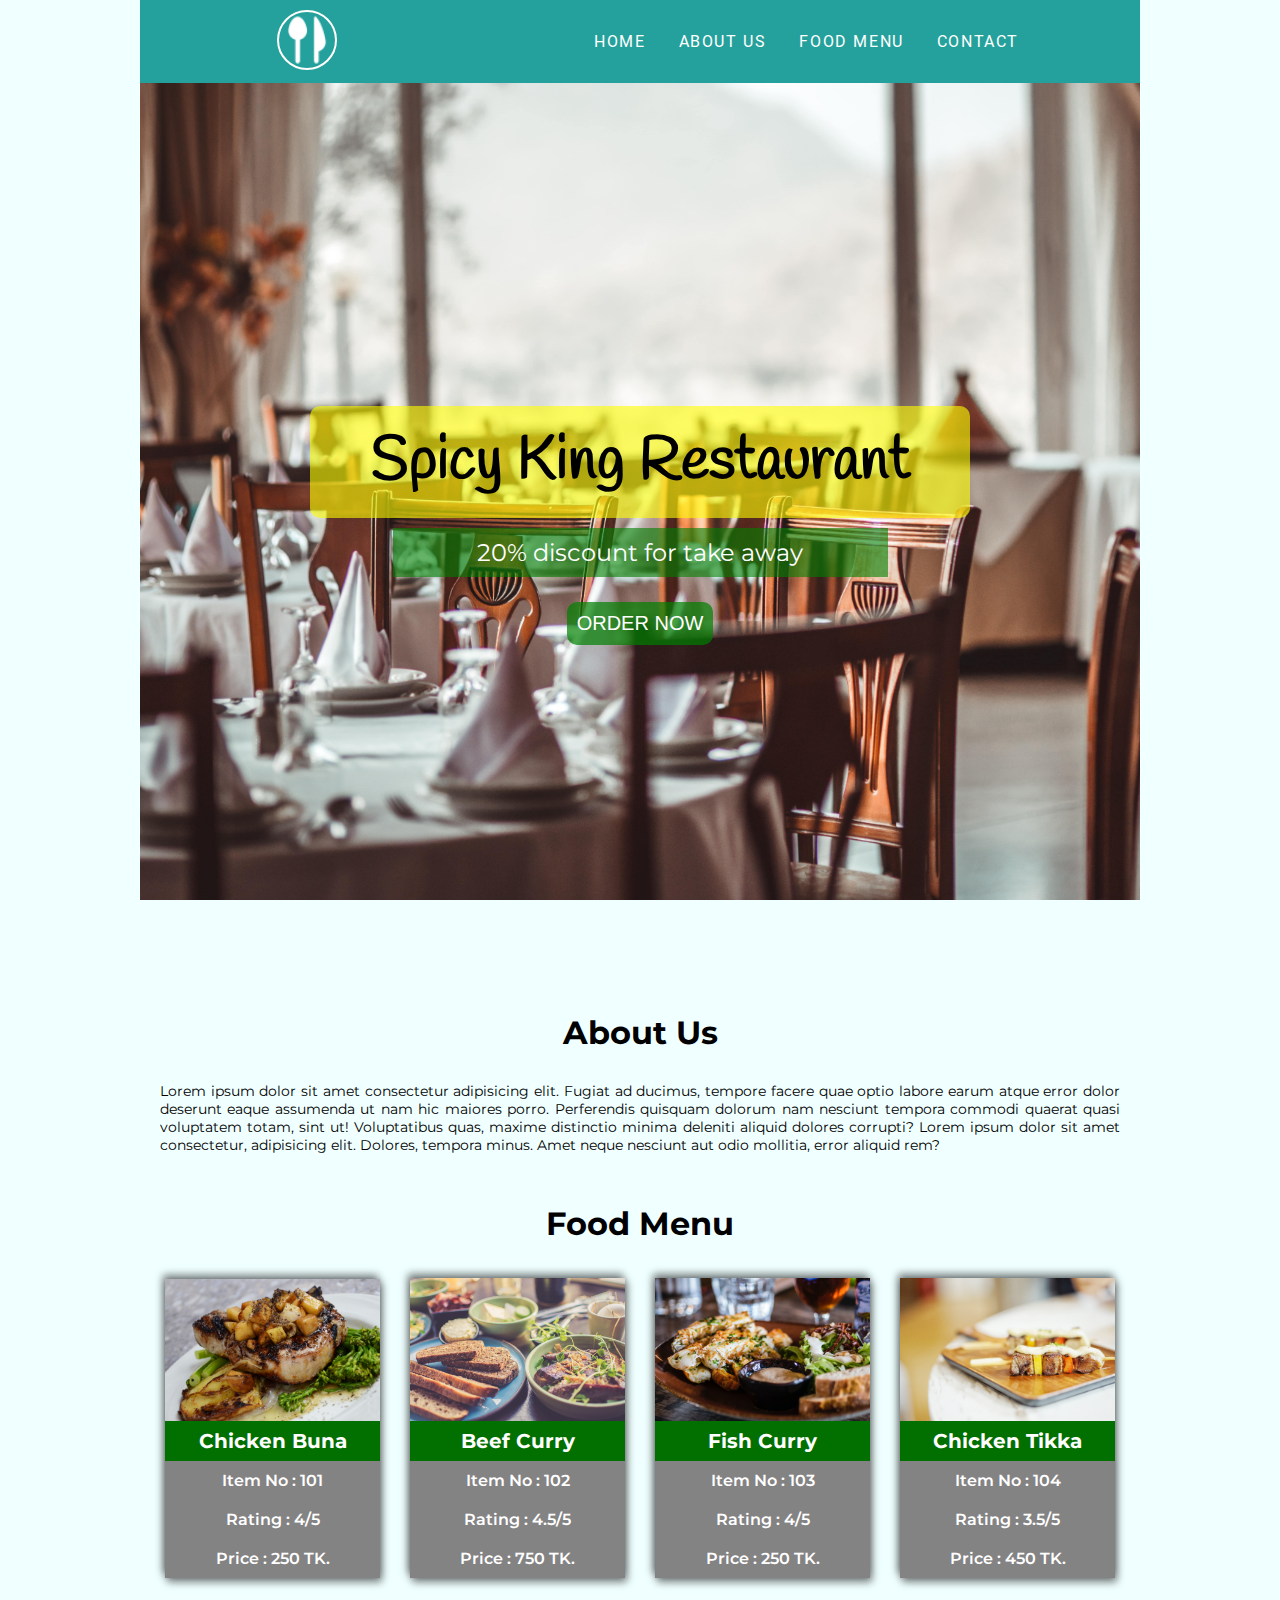
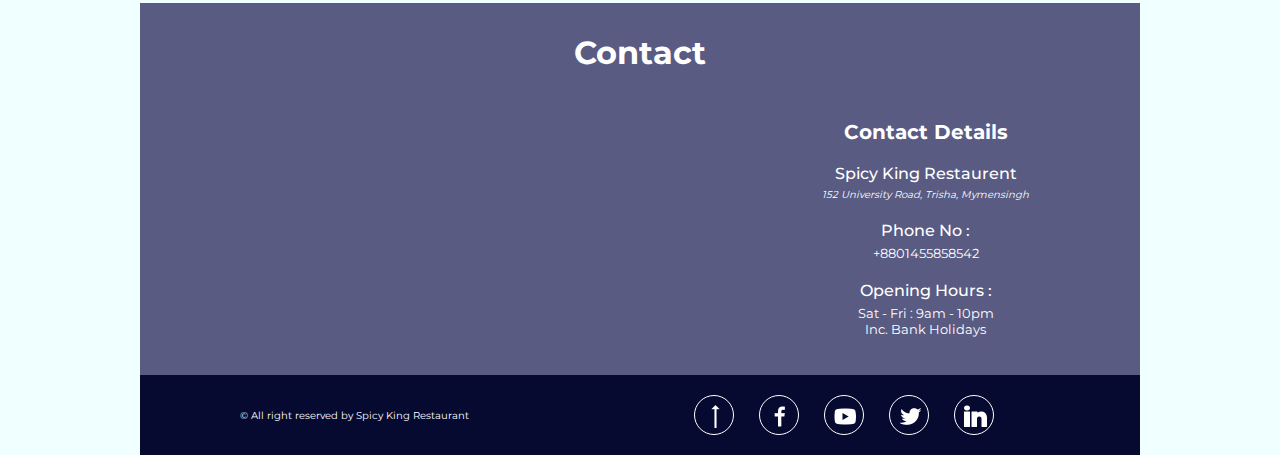
<file: restaurant-project/index.html>
<!DOCTYPE html>
<html lang="en">
  <head>
    <meta charset="UTF-8" />
    <meta http-equiv="X-UA-Compatible" content="IE=edge" />
    <meta name="viewport" content="width=device-width, initial-scale=1.0" />
    <title>restaurent</title>
    <link rel="stylesheet" href="./stylesheet/style.css" />
  </head>
  <body>
    <div class="container">
      <!-- header starts here -->
      <header>
        <figure class="logo-figure">
          <img class="logo" src="./icon/logo.png" alt="logo" />
        </figure>
        <div id="menu">
          <img src="./icon/menubar.png" alt="menu" />
        </div>
        <nav id="menu-bar" class="hidden">
          <ul>
            <li><a href="#">Home</a></li>
            <li><a href="#about-us">about us</a></li>
            <li><a href="#food-menu">food menu</a></li>
            <li><a href="#contact">contact</a></li>
          </ul>
        </nav>
      </header>

      <!-- main element -->
      <main>
        <!-- banner section -->
        <section id="banner">
          <div class="banner-content">
            <h1>spicy king restaurant</h1>
            <p>20% discount for take away</p>
            <button class="btn">order now</button>
          </div>
        </section>

        <!-- about us section  -->
        <section id="about-us">
          <h2>about us</h2>
          <p>
            Lorem ipsum dolor sit amet consectetur adipisicing elit. Fugiat ad
            ducimus, tempore facere quae optio labore earum atque error dolor
            deserunt eaque assumenda ut nam hic maiores porro. Perferendis
            quisquam dolorum nam nesciunt tempora commodi quaerat quasi
            voluptatem totam, sint ut! Voluptatibus quas, maxime distinctio
            minima deleniti aliquid dolores corrupti? Lorem ipsum dolor sit amet
            consectetur, adipisicing elit. Dolores, tempora minus. Amet neque
            nesciunt aut odio mollitia, error aliquid rem?
          </p>
        </section>

        <!-- food-menu section -->
        <section id="food-menu">
          <h2>food menu</h2>
          <div class="card-container">
            <!-- card n o1 -->
            <div class="card">
              <figure>
                <img src="./image/food1.jpg" alt="Chicken Buna" />
              </figure>
              <div class="card-desc">
                <h3>Chicken Buna</h3>
                <p>Item No : 101</p>
                <p>Rating : 4/5</p>
                <p>Price : 250 TK.</p>
              </div>
            </div>

            <!-- card n o2 -->
            <div class="card">
              <figure>
                <img src="./image/food2.jpg" alt="Beef Curry" />
              </figure>
              <div class="card-desc">
                <h3>Beef Curry</h3>
                <p>Item No : 102</p>
                <p>Rating : 4.5/5</p>
                <p>Price : 750 TK.</p>
              </div>
            </div>

            <!-- card n o3 -->
            <div class="card">
              <figure>
                <img src="./image/food3.jpg" alt="Fish Curry" />
              </figure>
              <div class="card-desc">
                <h3>Fish Curry</h3>
                <p>Item No : 103</p>
                <p>Rating : 4/5</p>
                <p>Price : 250 TK.</p>
              </div>
            </div>

            <!-- card n o4 -->
            <div class="card">
              <figure>
                <img src="./image/food4.jpg" alt="Chicken Tikka" />
              </figure>
              <div class="card-desc">
                <h3>Chicken Tikka</h3>
                <p>Item No : 104</p>
                <p>Rating : 3.5/5</p>
                <p>Price : 450 TK.</p>
              </div>
            </div>
          </div>
        </section>

        <!-- contact section -->
        <section id="contact">
          <h2>Contact</h2>
          <div class="contact-container">
            <div class="map">
              <iframe
                src="https://www.google.com/maps/embed?pb=!1m18!1m12!1m3!1d927758.6054797148!2d89.88890784060817!3d24.724921512508736!2m3!1f0!2f0!3f0!3m2!1i1024!2i768!4f13.1!3m3!1m2!1s0x37564fbe84f6cbe1%3A0x9fdd8aa3d42ccc3e!2sMymensingh%20District!5e0!3m2!1sen!2sbd!4v1648531363961!5m2!1sen!2sbd"
                width="600"
                height="450"
                style="border: 0"
                allowfullscreen=""
                loading="lazy"
                referrerpolicy="no-referrer-when-downgrade"
              ></iframe>
            </div>
            <div class="contact-detail">
              <h4>contact details</h4>

              <h5>spicy king restaurent</h5>
              <address>152 University Road, Trisha, Mymensingh</address>

              <h5>Phone no :</h5>
              <p>+8801455858542</p>

              <h5>opening hours :</h5>
              <p>
                Sat - Fri : 9am - 10pm <br />
                Inc. Bank Holidays
              </p>
            </div>
          </div>
        </section>
      </main>

      <!-- footer element -->
      <footer class="footer-content">
        <div class="copyright">
          <p>&copy All right reserved by Spicy King Restaurant</p>
        </div>
        <div class="social-menu">
          <a href="#"
            ><img class="icon" src="./icon/up-arrow.png" alt="up-arrow"
          /></a>
          <a href="#"
            ><img class="icon" src="./icon/facebook.png" alt="facebook"
          /></a>
          <a href="#"
            ><img class="icon" src="./icon/youtube.png" alt="youtube"
          /></a>
          <a href="#"
            ><img class="icon" src="./icon/twitter.png" alt="twitter"
          /></a>
          <a href="#"
            ><img class="icon" src="./icon/linkedin.png" alt="linkedin"
          /></a>
        </div>
      </footer>
    </div>

    <!-- main.js file linked here -->
    <script src="./javascript/main.js"></script>
  </body>
</html>

<!-- this project made by Fahad at 29 March, 2022 -->
<!-- happy coding ! -->
</file>
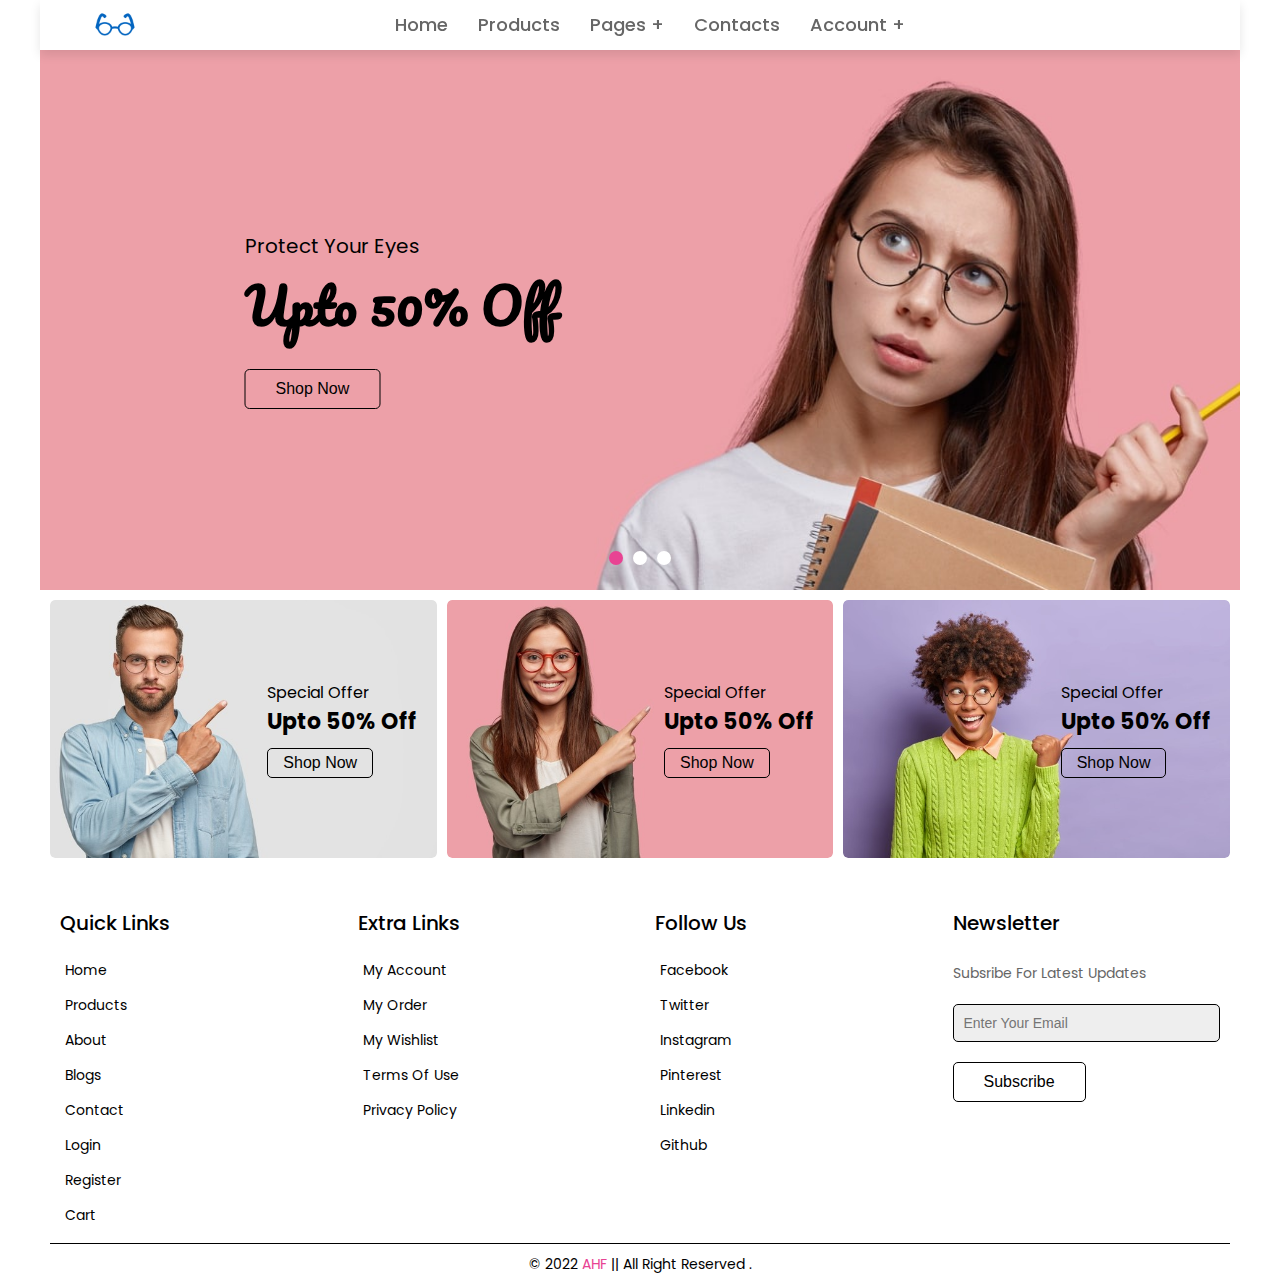
<file: glasses-project/Home.html>
<!-- --﷽-- -->

<!DOCTYPE html>
<html lang="en">
  <head>
    <meta charset="UTF-8" />
    <meta http-equiv="X-UA-Compatible" content="IE=edge" />
    <meta name="viewport" content="width=device-width, initial-scale=1.0" />
    <title>home</title>

    <!-- ---linked glasses favicon--- -->
    <link rel="shortcut icon" href="./images/logo.png" type="image/x-icon" />

    <!-- ---linked font awesome cdn--- -->
    <link
      rel="stylesheet"
      href="https://cdnjs.cloudflare.com/ajax/libs/font-awesome/6.1.1/css/all.min.css"
      integrity="sha512-KfkfwYDsLkIlwQp6LFnl8zNdLGxu9YAA1QvwINks4PhcElQSvqcyVLLD9aMhXd13uQjoXtEKNosOWaZqXgel0g=="
      crossorigin="anonymous"
      referrerpolicy="no-referrer"
    />

    <!-- ---linked style.css file--- -->
    <link rel="stylesheet" href="./source/css/style.css" />

    <!-- ---linked media.css file--- -->
    <link rel="stylesheet" href="./source/css/media.css" />
  </head>
  <body>
    <header class="header">
      <!-- ---header logo--- -->
      <a href="#" class="header-logo">
        <img src="./images/logo.png" alt="Logo" />
      </a>

      <!-- ---navigation--- -->
      <nav class="navigation">
        <ul class="main-list">
          <li><a href="./Home.html">home</a></li>
          <li><a href="./pages/Products.html">products</a></li>
          <li>
            <a href="#">pages +</a>
            <ul class="sub-list">
              <li><a href="./pages/About.html">about</a></li>
              <li><a href="./pages/Blogs.html">blogs</a></li>
            </ul>
          </li>
          <li><a href="./pages/Contact.html">contacts</a></li>
          <li>
            <a href="#">account +</a>
            <ul class="sub-list">
              <li><a href="./pages/Login.html">login</a></li>
              <li><a href="./pages/Register.html">register</a></li>
            </ul>
          </li>
        </ul>
      </nav>

      <!-- ---header icons--- -->
      <div class="header-icons">
        <div id="search-icon" class="fas fa-search icon"></div>
        <a href="./pages/Cart.html" class="fas fa-shopping-cart icon"></a>
        <div id="menu-icon" class="fas fa-bars icon"></div>
      </div>

      <!-- --- header search form--- -->
      <form action="#" class="search-form" autocomplete="off">
        <input
          type="search"
          name="search"
          id="search-box"
          placeholder="search here..."
        />
        <label for="search-box" class="fas fa-search"></label>
      </form>
    </header>

    <!-- =====markup main element===== -->

    <main class="main-home">
      <!-- =====markup slide gallery section===== -->
      <section class="slide-gallery">
        <!-- ---slide no 01--- -->
        <div class="slide active">
          <div class="slide-content">
            <p>protect your eyes</p>
            <h2>upto 50% off</h2>
            <input type="button" value="shop now" />
          </div>
        </div>

        <!-- ---slide no 02--- -->
        <div class="slide">
          <div class="slide-content">
            <p>protect your eyes</p>
            <h2>upto 50% off</h2>
            <input type="button" value="shop now" />
          </div>
        </div>

        <!-- ---slide no 03--- -->
        <div class="slide">
          <div class="slide-content">
            <p>protect your eyes</p>
            <h2>upto 50% off</h2>
            <input type="button" value="shop now" />
          </div>
        </div>

        <!-- ---prev next arrow--- -->
        <div id="prev-slide" class="fas fa-angle-left previous"></div>
        <div id="next-slide" class="fas fa-angle-right next"></div>

        <!-- ---dot indicator--- -->
        <div class="dot-indicator"></div>
      </section>

      <!-- =====markup home card section===== -->
      <section class="home-card">
        <!-- ---card no 01--- -->
        <div class="hp-card">
          <figure class="hp-card-image">
            <img src="./images/banner-1.jpg" alt="found no image" />
          </figure>
          <div class="hp-card-content">
            <span>special offer</span>
            <h3>upto 50% off</h3>
            <input type="button" value="shop now" />
          </div>
        </div>

        <!-- ---card no 02--- -->
        <div class="hp-card">
          <figure class="hp-card-image">
            <img src="./images/banner-2.jpg" alt="found no image" />
          </figure>
          <div class="hp-card-content">
            <span>special offer</span>
            <h3>upto 50% off</h3>
            <input type="button" value="shop now" />
          </div>
        </div>

        <!-- ---card no 03--- -->
        <div class="hp-card">
          <figure class="hp-card-image">
            <img src="./images/banner-3.jpg" alt="found no image" />
          </figure>
          <div class="hp-card-content">
            <span>special offer</span>
            <h3>upto 50% off</h3>
            <input type="button" value="shop now" />
          </div>
        </div>
      </section>
    </main>

    <!-- =====markup footer element===== -->
    <footer class="footer">
      <div class="footer-content">
        <!-- ---quick links--- -->
        <div class="quick-links">
          <h3>quick links</h3>
          <a href="./Home.html">
            <i class="fas fa-angle-right"></i>
            <span>home</span>
          </a>
          <a href="./pages/Products.html">
            <i class="fas fa-angle-right"></i>
            <span>products</span>
          </a>
          <a href="./pages/About.html">
            <i class="fas fa-angle-right"></i>
            <span>about</span>
          </a>
          <a href="./pages/Blogs.html">
            <i class="fas fa-angle-right"></i>
            <span>blogs</span>
          </a>
          <a href="./pages/Contact.html">
            <i class="fas fa-angle-right"></i>
            <span>contact</span>
          </a>
          <a href="./pages/Login.html">
            <i class="fas fa-angle-right"></i>
            <span>login</span>
          </a>
          <a href="./pages/Register.html">
            <i class="fas fa-angle-right"></i>
            <span>register</span>
          </a>
          <a href="./pages/Cart.html">
            <i class="fas fa-angle-right"></i>
            <span>cart</span>
          </a>
        </div>

        <!-- ---extra links--- -->
        <div class="extra-links">
          <h3>extra links</h3>
          <a href="#">
            <i class="fas fa-angle-right"></i>
            <span>my account</span>
          </a>
          <a href="#">
            <i class="fas fa-angle-right"></i>
            <span>my order</span>
          </a>
          <a href="#">
            <i class="fas fa-angle-right"></i>
            <span>my wishlist</span>
          </a>
          <a href="#">
            <i class="fas fa-angle-right"></i>
            <span>terms of use</span>
          </a>
          <a href="#">
            <i class="fas fa-angle-right"></i>
            <span>privacy policy</span>
          </a>
        </div>

        <!-- ---follow us--- -->
        <div class="follow-us">
          <h3>follow us</h3>
          <a href="https://www.facebook.com" target="_blank">
            <i class="fab fa-facebook"></i>
            <span>facebook</span>
          </a>
          <a href="https://www.twitter.com" target="_blank">
            <i class="fab fa-twitter"></i>
            <span>twitter</span>
          </a>
          <a href="https://www.instagram.com" target="_blank">
            <i class="fab fa-instagram"></i>
            <span>instagram</span>
          </a>
          <a href="https://www.pinterest.com" target="_blank">
            <i class="fab fa-pinterest"></i>
            <span>pinterest</span>
          </a>
          <a href="https://www.linkedin.com" target="_blank">
            <i class="fab fa-linkedin"></i>
            <span>linkedin</span>
          </a>
          <a href="https://www.github.com" target="_blank">
            <i class="fab fa-github"></i>
            <span>github</span>
          </a>
        </div>

        <!-- ---newsletter--- -->
        <div class="newsletter">
          <h3>newsletter</h3>
          <p>subsribe for latest updates</p>

          <!-- ---subscribe form--- -->
          <form action="#" class="newsletter-form" autocomplete="off">
            <input
              type="email"
              name="email"
              id="email"
              placeholder="enter your email"
              required
            />
            <input type="submit" value="subscribe" />
          </form>
        </div>
      </div>

      <!-- ---creater credit--- -->
      <div class="credit">
        &copy 2022 <span>ahf</span> || all right reserved .
      </div>
    </footer>

    <!-- ---linked home.js file--- -->
    <script src="./source/js/home.js"></script>

    <!-- ---linked main.js file--- -->
    <script src="./source/js/main.js"></script>
  </body>
</html>

<!-- happy coding !!!! -->
<!-- this project made by Fahad at 10th May, 2022. -->
</file>
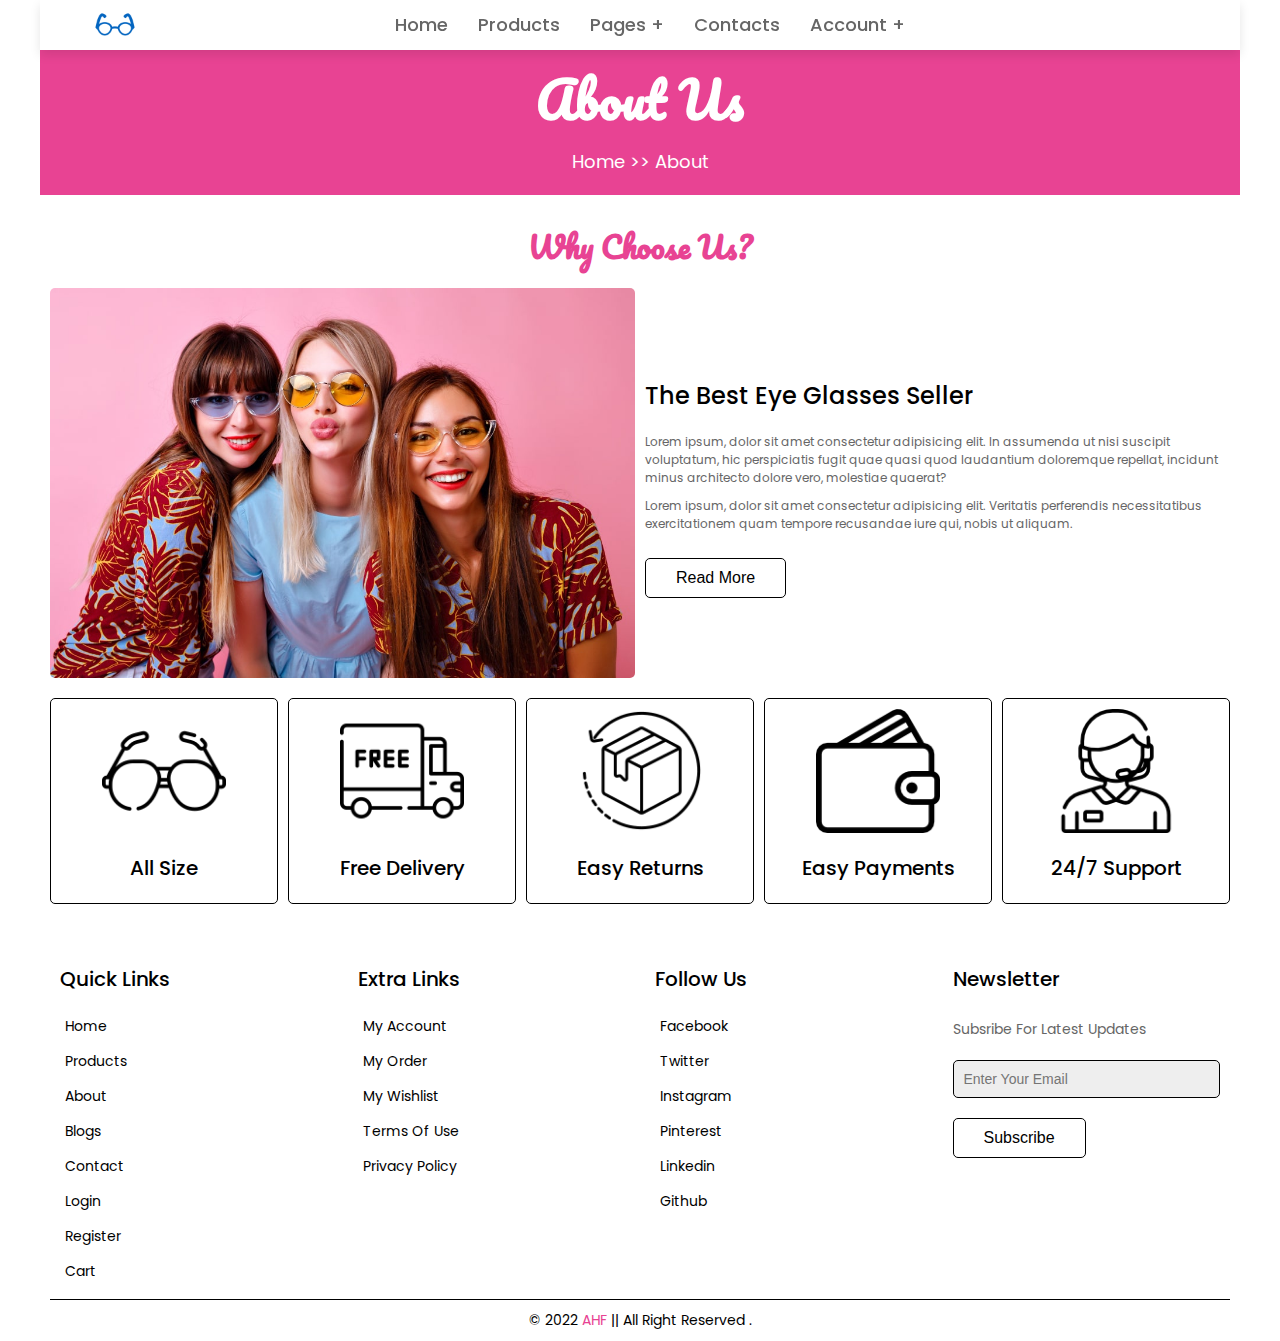
<file: glasses-project/pages/About.html>
<!-- --﷽-- -->

<!DOCTYPE html>
<html lang="en">
  <head>
    <meta charset="UTF-8" />
    <meta http-equiv="X-UA-Compatible" content="IE=edge" />
    <meta name="viewport" content="width=device-width, initial-scale=1.0" />
    <title>about</title>

    <!-- ---linked glasses favicon--- -->
    <link rel="shortcut icon" href="./../images/logo.png" type="image/x-icon" />

    <!-- ---linked font awesome cdn--- -->
    <link
      rel="stylesheet"
      href="https://cdnjs.cloudflare.com/ajax/libs/font-awesome/6.1.1/css/all.min.css"
      integrity="sha512-KfkfwYDsLkIlwQp6LFnl8zNdLGxu9YAA1QvwINks4PhcElQSvqcyVLLD9aMhXd13uQjoXtEKNosOWaZqXgel0g=="
      crossorigin="anonymous"
      referrerpolicy="no-referrer"
    />

    <!-- ---linked style.css file--- -->
    <link rel="stylesheet" href="./../source/css/style.css" />

    <!-- ---linked media.css file--- -->
    <link rel="stylesheet" href="./../source/css/media.css" />
  </head>
  <body>
    <header class="header">
      <!-- ---header logo--- -->
      <a href="#" class="header-logo">
        <img src="./../images/logo.png" alt="Logo" />
      </a>

      <!-- ---navigation--- -->
      <nav class="navigation">
        <ul class="main-list">
          <li><a href="./../index.html">home</a></li>
          <li><a href="./Products.html">products</a></li>
          <li>
            <a href="#">pages +</a>
            <ul class="sub-list">
              <li><a href="./About.html">about</a></li>
              <li><a href="./Blogs.html">blogs</a></li>
            </ul>
          </li>
          <li><a href="./Contact.html">contacts</a></li>
          <li>
            <a href="#">account +</a>
            <ul class="sub-list">
              <li><a href="./Login.html">login</a></li>
              <li><a href="./Register.html">register</a></li>
            </ul>
          </li>
        </ul>
      </nav>

      <!-- ---header icons--- -->
      <div class="header-icons">
        <div id="search-icon" class="fas fa-search icon"></div>
        <a href="./Cart.html" class="fas fa-shopping-cart icon"></a>
        <div id="menu-icon" class="fas fa-bars icon"></div>
      </div>

      <!-- --- header search form--- -->
      <form action="#" class="search-form" autocomplete="off">
        <input
          type="search"
          name="search"
          id="search-box"
          placeholder="search here..."
        />
        <label for="search-box" class="fas fa-search"></label>
      </form>
    </header>

    <!-- =====markup main element===== -->
    <main class="main-about">
      <!-- ====markup about title section==== -->
      <section class="about-title">
        <h2>about us</h2>
        <div class="page-direction">
          <a href="./../index.html">home</a> >> about
        </div>
      </section>

      <!-- ====markup about content section===== -->
      <section class="about-content">
        <h2>why choose us?</h2>

        <!-- ---about content desc--- -->
        <div class="ac-desc">
          <figure class="acd-image">
            <img src="./../images/about-img.jpg" alt="found no image" />
          </figure>
          <div class="acd-text">
            <h3>the best eye glasses seller</h3>
            <p>
              Lorem ipsum, dolor sit amet consectetur adipisicing elit. In
              assumenda ut nisi suscipit voluptatum, hic perspiciatis fugit quae
              quasi quod laudantium doloremque repellat, incidunt minus
              architecto dolore vero, molestiae quaerat?
            </p>
            <p>
              Lorem ipsum, dolor sit amet consectetur adipisicing elit.
              Veritatis perferendis necessitatibus exercitationem quam tempore
              recusandae iure qui, nobis ut aliquam.
            </p>
            <input type="button" value="read more" />
          </div>
        </div>

        <!-- ---about content card container--- -->
        <div class="ac-card-container">
          <!-- ---acc card no 01--- -->
          <div class="acc-card">
            <figure class="accc-img">
              <img src="./../images/icon-1.png" alt="found no image" />
            </figure>
            <h4>all size</h4>
          </div>

          <!-- ---acc card no 02--- -->
          <div class="acc-card">
            <figure class="accc-img">
              <img src="./../images/icon-2.png" alt="found no image" />
            </figure>
            <h4>free delivery</h4>
          </div>

          <!-- ---acc card no 03--- -->
          <div class="acc-card">
            <figure class="accc-img">
              <img src="./../images/icon-3.png" alt="found no image" />
            </figure>
            <h4>easy returns</h4>
          </div>

          <!-- ---acc card no 04--- -->
          <div class="acc-card">
            <figure class="accc-img">
              <img src="./../images/icon-4.png" alt="found no image" />
            </figure>
            <h4>easy payments</h4>
          </div>

          <!-- ---acc card no 05--- -->
          <div class="acc-card">
            <figure class="accc-img">
              <img src="./../images/icon-5.png" alt="found no image" />
            </figure>
            <h4>24/7 support</h4>
          </div>
        </div>
      </section>
    </main>

    <!-- =====markup footer element===== -->
    <footer class="footer">
      <div class="footer-content">
        <!-- ---quick links--- -->
        <div class="quick-links">
          <h3>quick links</h3>
          <a href="./../index.html">
            <i class="fas fa-angle-right"></i>
            <span>home</span>
          </a>
          <a href="./Products.html">
            <i class="fas fa-angle-right"></i>
            <span>products</span>
          </a>
          <a href="./About.html">
            <i class="fas fa-angle-right"></i>
            <span>about</span>
          </a>
          <a href="./Blogs.html">
            <i class="fas fa-angle-right"></i>
            <span>blogs</span>
          </a>
          <a href="./Contact.html">
            <i class="fas fa-angle-right"></i>
            <span>contact</span>
          </a>
          <a href="./Login.html">
            <i class="fas fa-angle-right"></i>
            <span>login</span>
          </a>
          <a href="./Register.html">
            <i class="fas fa-angle-right"></i>
            <span>register</span>
          </a>
          <a href="./Cart.html">
            <i class="fas fa-angle-right"></i>
            <span>cart</span>
          </a>
        </div>

        <!-- ---extra links--- -->
        <div class="extra-links">
          <h3>extra links</h3>
          <a href="#">
            <i class="fas fa-angle-right"></i>
            <span>my account</span>
          </a>
          <a href="#">
            <i class="fas fa-angle-right"></i>
            <span>my order</span>
          </a>
          <a href="#">
            <i class="fas fa-angle-right"></i>
            <span>my wishlist</span>
          </a>
          <a href="#">
            <i class="fas fa-angle-right"></i>
            <span>terms of use</span>
          </a>
          <a href="#">
            <i class="fas fa-angle-right"></i>
            <span>privacy policy</span>
          </a>
        </div>

        <!-- ---follow us--- -->
        <div class="follow-us">
          <h3>follow us</h3>
          <a href="https://www.facebook.com" target="_blank">
            <i class="fab fa-facebook"></i>
            <span>facebook</span>
          </a>
          <a href="https://www.twitter.com" target="_blank">
            <i class="fab fa-twitter"></i>
            <span>twitter</span>
          </a>
          <a href="https://www.instagram.com" target="_blank">
            <i class="fab fa-instagram"></i>
            <span>instagram</span>
          </a>
          <a href="https://www.pinterest.com" target="_blank">
            <i class="fab fa-pinterest"></i>
            <span>pinterest</span>
          </a>
          <a href="https://www.linkedin.com" target="_blank">
            <i class="fab fa-linkedin"></i>
            <span>linkedin</span>
          </a>
          <a href="https://www.github.com" target="_blank">
            <i class="fab fa-github"></i>
            <span>github</span>
          </a>
        </div>

        <!-- ---newsletter--- -->
        <div class="newsletter">
          <h3>newsletter</h3>
          <p>subsribe for latest updates</p>

          <!-- ---subscribe form--- -->
          <form action="#" class="newsletter-form" autocomplete="off">
            <input
              type="email"
              name="email"
              id="email"
              placeholder="enter your email"
              required
            />
            <input type="submit" value="subscribe" />
          </form>
        </div>
      </div>

      <!-- ---creater credit--- -->
      <div class="credit">
        &copy 2022 <span>ahf</span> || all right reserved .
      </div>
    </footer>

    <!-- ---linked main.js file--- -->
    <script src="./../source/js/main.js"></script>
  </body>
</html>

<!-- happy coding !!!! -->
<!-- this project made by Fahad at 10th May, 2022. -->
</file>
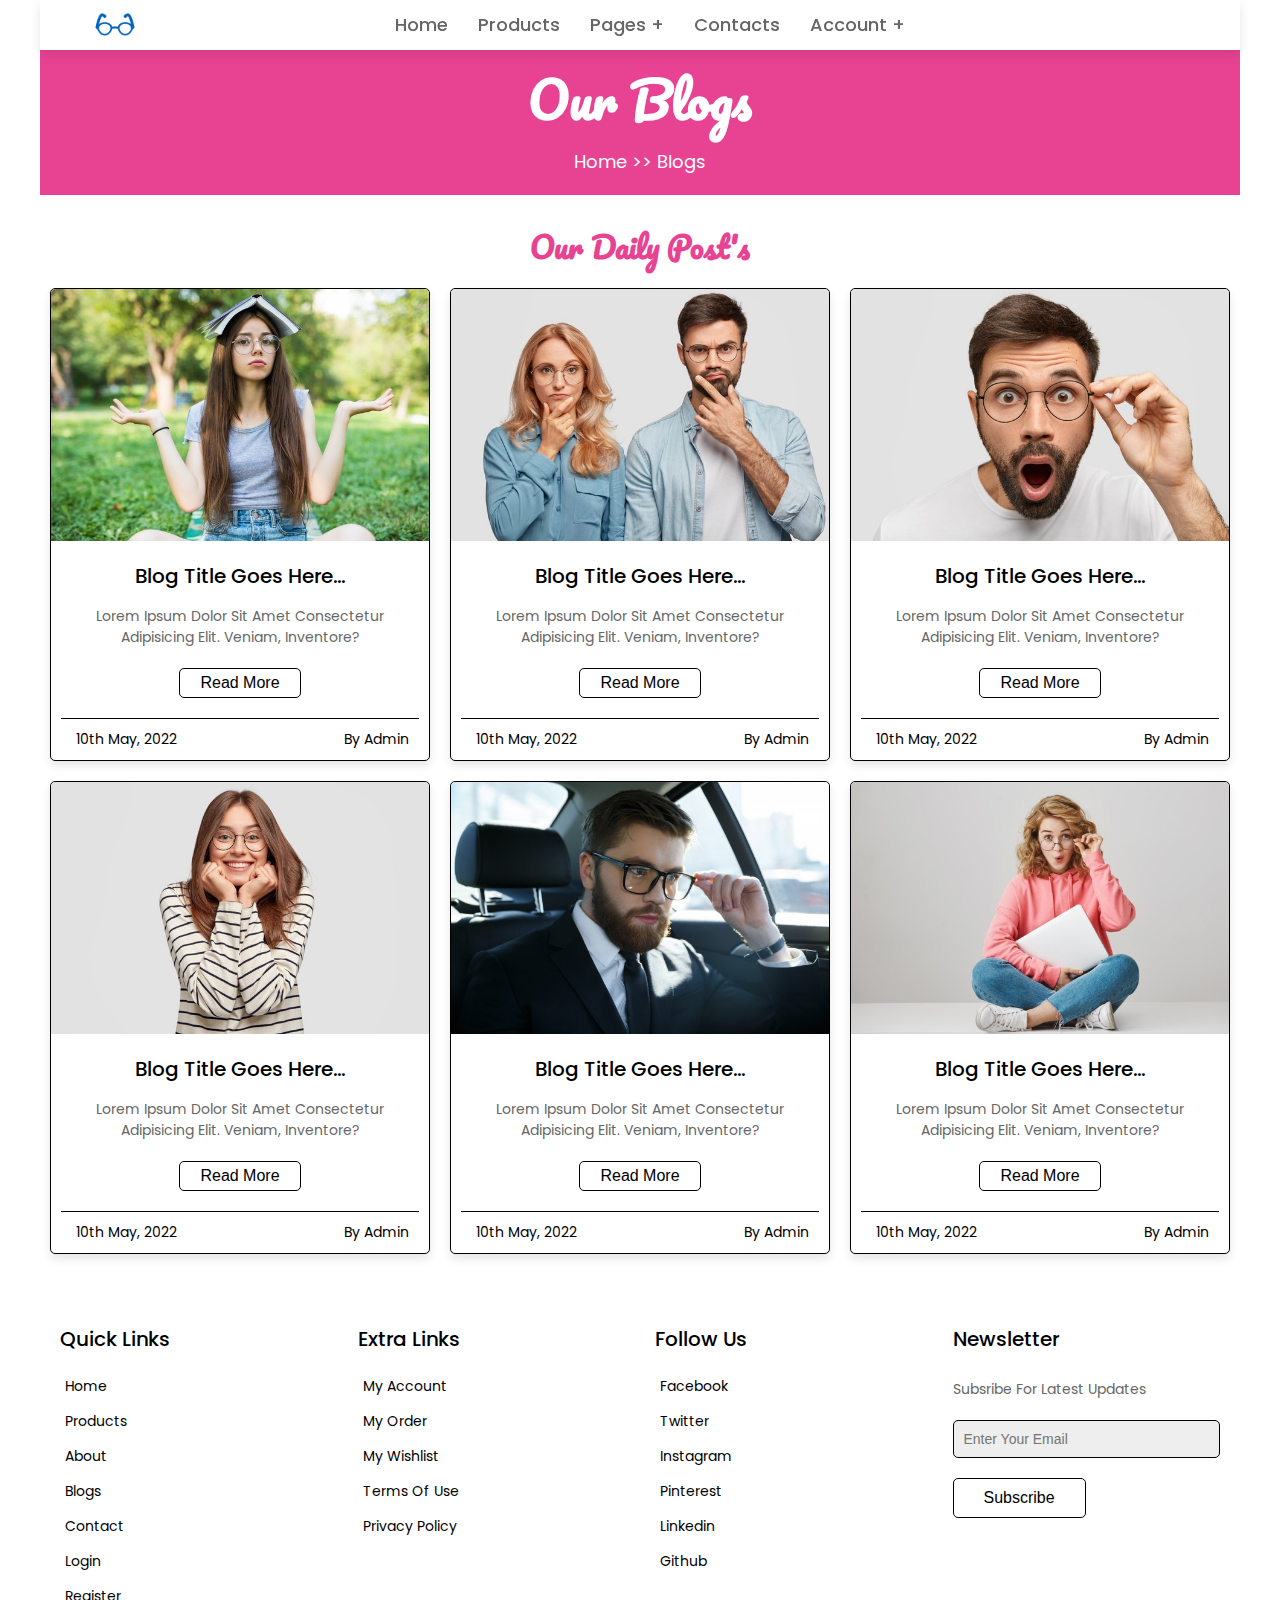
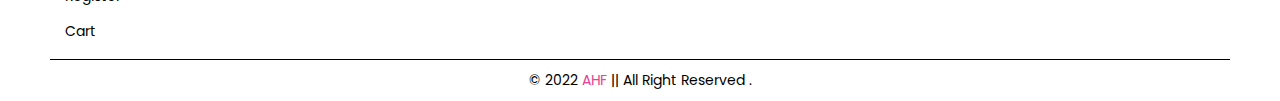
<file: glasses-project/pages/Blogs.html>
<!-- --﷽-- -->

<!DOCTYPE html>
<html lang="en">
  <head>
    <meta charset="UTF-8" />
    <meta http-equiv="X-UA-Compatible" content="IE=edge" />
    <meta name="viewport" content="width=device-width, initial-scale=1.0" />
    <title>blogs</title>

    <!-- ---linked glasses favicon--- -->
    <link rel="shortcut icon" href="./../images/logo.png" type="image/x-icon" />

    <!-- ---linked font awesome cdn--- -->
    <link
      rel="stylesheet"
      href="https://cdnjs.cloudflare.com/ajax/libs/font-awesome/6.1.1/css/all.min.css"
      integrity="sha512-KfkfwYDsLkIlwQp6LFnl8zNdLGxu9YAA1QvwINks4PhcElQSvqcyVLLD9aMhXd13uQjoXtEKNosOWaZqXgel0g=="
      crossorigin="anonymous"
      referrerpolicy="no-referrer"
    />

    <!-- ---linked style.css file--- -->
    <link rel="stylesheet" href="./../source/css/style.css" />

    <!-- ---linked media.css file--- -->
    <link rel="stylesheet" href="./../source/css/media.css" />
  </head>
  <body>
    <header class="header">
      <!-- ---header logo--- -->
      <a href="#" class="header-logo">
        <img src="./../images/logo.png" alt="Logo" />
      </a>

      <!-- ---navigation--- -->
      <nav class="navigation">
        <ul class="main-list">
          <li><a href="./../index.html">home</a></li>
          <li><a href="./Products.html">products</a></li>
          <li>
            <a href="#">pages +</a>
            <ul class="sub-list">
              <li><a href="./About.html">about</a></li>
              <li><a href="./Blogs.html">blogs</a></li>
            </ul>
          </li>
          <li><a href="./Contact.html">contacts</a></li>
          <li>
            <a href="#">account +</a>
            <ul class="sub-list">
              <li><a href="./Login.html">login</a></li>
              <li><a href="./Register.html">register</a></li>
            </ul>
          </li>
        </ul>
      </nav>

      <!-- ---header icons--- -->
      <div class="header-icons">
        <div id="search-icon" class="fas fa-search icon"></div>
        <a href="./Cart.html" class="fas fa-shopping-cart icon"></a>
        <div id="menu-icon" class="fas fa-bars icon"></div>
      </div>

      <!-- --- header search form--- -->
      <form action="#" class="search-form" autocomplete="off">
        <input
          type="search"
          name="search"
          id="search-box"
          placeholder="search here..."
        />
        <label for="search-box" class="fas fa-search"></label>
      </form>
    </header>

    <!-- =====markup main element===== -->
    <main class="main-blogs">
      <!-- ====markup blog title section==== -->
      <section class="blogs-title">
        <h2>our blogs</h2>
        <div class="page-direction">
          <a href="./../index.html">home</a> >> blogs
        </div>
      </section>

      <!-- ====markup blogs content section==== -->
      <section class="blog-content">
        <h2>our daily post's</h2>
        <div class="bc-card-container">
          <!-- ---bccc card no 01--- -->
          <div class="bcc-card">
            <figure class="bccc-img">
              <img src="./../images/blog-1.jpg" alt="found no image" />
            </figure>
            <div class="bcc-body">
              <h3>blog title goes here...</h3>
              <p>
                lorem ipsum dolor sit amet consectetur adipisicing elit. veniam,
                inventore?
              </p>
              <input type="button" value="read more" />
            </div>
            <div class="bcc-footer">
              <div class="bccf-date">
                <i class="fas fa-clock"></i>
                <span>10th may, 2022</span>
              </div>
              <div class="bccf-admin">
                <i class="fas fa-user"></i>
                <span>by admin</span>
              </div>
            </div>
          </div>

          <!-- ---bccc card no 02--- -->
          <div class="bcc-card">
            <figure class="bccc-img">
              <img src="./../images/blog-2.jpg" alt="found no image" />
            </figure>
            <div class="bcc-body">
              <h3>blog title goes here...</h3>
              <p>
                lorem ipsum dolor sit amet consectetur adipisicing elit. veniam,
                inventore?
              </p>
              <input type="button" value="read more" />
            </div>
            <div class="bcc-footer">
              <div class="bccf-date">
                <i class="fas fa-clock"></i>
                <span>10th may, 2022</span>
              </div>
              <div class="bccf-admin">
                <i class="fas fa-user"></i>
                <span>by admin</span>
              </div>
            </div>
          </div>

          <!-- ---bccc card no 03--- -->
          <div class="bcc-card">
            <figure class="bccc-img">
              <img src="./../images/blog-3.jpg" alt="found no image" />
            </figure>
            <div class="bcc-body">
              <h3>blog title goes here...</h3>
              <p>
                lorem ipsum dolor sit amet consectetur adipisicing elit. veniam,
                inventore?
              </p>
              <input type="button" value="read more" />
            </div>
            <div class="bcc-footer">
              <div class="bccf-date">
                <i class="fas fa-clock"></i>
                <span>10th may, 2022</span>
              </div>
              <div class="bccf-admin">
                <i class="fas fa-user"></i>
                <span>by admin</span>
              </div>
            </div>
          </div>

          <!-- ---bccc card no 04--- -->
          <div class="bcc-card">
            <figure class="bccc-img">
              <img src="./../images/blog-4.jpg" alt="found no image" />
            </figure>
            <div class="bcc-body">
              <h3>blog title goes here...</h3>
              <p>
                lorem ipsum dolor sit amet consectetur adipisicing elit. veniam,
                inventore?
              </p>
              <input type="button" value="read more" />
            </div>
            <div class="bcc-footer">
              <div class="bccf-date">
                <i class="fas fa-clock"></i>
                <span>10th may, 2022</span>
              </div>
              <div class="bccf-admin">
                <i class="fas fa-user"></i>
                <span>by admin</span>
              </div>
            </div>
          </div>

          <!-- ---bccc card no 05--- -->
          <div class="bcc-card">
            <figure class="bccc-img">
              <img src="./../images/blog-5.jpg" alt="found no image" />
            </figure>
            <div class="bcc-body">
              <h3>blog title goes here...</h3>
              <p>
                lorem ipsum dolor sit amet consectetur adipisicing elit. veniam,
                inventore?
              </p>
              <input type="button" value="read more" />
            </div>
            <div class="bcc-footer">
              <div class="bccf-date">
                <i class="fas fa-clock"></i>
                <span>10th may, 2022</span>
              </div>
              <div class="bccf-admin">
                <i class="fas fa-user"></i>
                <span>by admin</span>
              </div>
            </div>
          </div>

          <!-- ---bccc card no 06--- -->
          <div class="bcc-card">
            <figure class="bccc-img">
              <img src="./../images/blog-6.jpg" alt="found no image" />
            </figure>
            <div class="bcc-body">
              <h3>blog title goes here...</h3>
              <p>
                lorem ipsum dolor sit amet consectetur adipisicing elit. veniam,
                inventore?
              </p>
              <input type="button" value="read more" />
            </div>
            <div class="bcc-footer">
              <div class="bccf-date">
                <i class="fas fa-clock"></i>
                <span>10th may, 2022</span>
              </div>
              <div class="bccf-admin">
                <i class="fas fa-user"></i>
                <span>by admin</span>
              </div>
            </div>
          </div>
        </div>
      </section>
    </main>

    <!-- =====markup footer element===== -->
    <footer class="footer">
      <div class="footer-content">
        <!-- ---quick links--- -->
        <div class="quick-links">
          <h3>quick links</h3>
          <a href="./../index.html">
            <i class="fas fa-angle-right"></i>
            <span>home</span>
          </a>
          <a href="./Products.html">
            <i class="fas fa-angle-right"></i>
            <span>products</span>
          </a>
          <a href="./About.html">
            <i class="fas fa-angle-right"></i>
            <span>about</span>
          </a>
          <a href="./Blogs.html">
            <i class="fas fa-angle-right"></i>
            <span>blogs</span>
          </a>
          <a href="./Contact.html">
            <i class="fas fa-angle-right"></i>
            <span>contact</span>
          </a>
          <a href="./Login.html">
            <i class="fas fa-angle-right"></i>
            <span>login</span>
          </a>
          <a href="./Register.html">
            <i class="fas fa-angle-right"></i>
            <span>register</span>
          </a>
          <a href="./Cart.html">
            <i class="fas fa-angle-right"></i>
            <span>cart</span>
          </a>
        </div>

        <!-- ---extra links--- -->
        <div class="extra-links">
          <h3>extra links</h3>
          <a href="#">
            <i class="fas fa-angle-right"></i>
            <span>my account</span>
          </a>
          <a href="#">
            <i class="fas fa-angle-right"></i>
            <span>my order</span>
          </a>
          <a href="#">
            <i class="fas fa-angle-right"></i>
            <span>my wishlist</span>
          </a>
          <a href="#">
            <i class="fas fa-angle-right"></i>
            <span>terms of use</span>
          </a>
          <a href="#">
            <i class="fas fa-angle-right"></i>
            <span>privacy policy</span>
          </a>
        </div>

        <!-- ---follow us--- -->
        <div class="follow-us">
          <h3>follow us</h3>
          <a href="https://www.facebook.com" target="_blank">
            <i class="fab fa-facebook"></i>
            <span>facebook</span>
          </a>
          <a href="https://www.twitter.com" target="_blank">
            <i class="fab fa-twitter"></i>
            <span>twitter</span>
          </a>
          <a href="https://www.instagram.com" target="_blank">
            <i class="fab fa-instagram"></i>
            <span>instagram</span>
          </a>
          <a href="https://www.pinterest.com" target="_blank">
            <i class="fab fa-pinterest"></i>
            <span>pinterest</span>
          </a>
          <a href="https://www.linkedin.com" target="_blank">
            <i class="fab fa-linkedin"></i>
            <span>linkedin</span>
          </a>
          <a href="https://www.github.com" target="_blank">
            <i class="fab fa-github"></i>
            <span>github</span>
          </a>
        </div>

        <!-- ---newsletter--- -->
        <div class="newsletter">
          <h3>newsletter</h3>
          <p>subsribe for latest updates</p>

          <!-- ---subscribe form--- -->
          <form action="#" class="newsletter-form" autocomplete="off">
            <input
              type="email"
              name="email"
              id="email"
              placeholder="enter your email"
              required
            />
            <input type="submit" value="subscribe" />
          </form>
        </div>
      </div>

      <!-- ---creater credit--- -->
      <div class="credit">
        &copy 2022 <span>ahf</span> || all right reserved .
      </div>
    </footer>

    <!-- ---linked main.js file--- -->
    <script src="./../source/js/main.js"></script>
  </body>
</html>

<!-- happy coding !!!! -->
<!-- this project made by Fahad at 10th May, 2022. -->
</file>
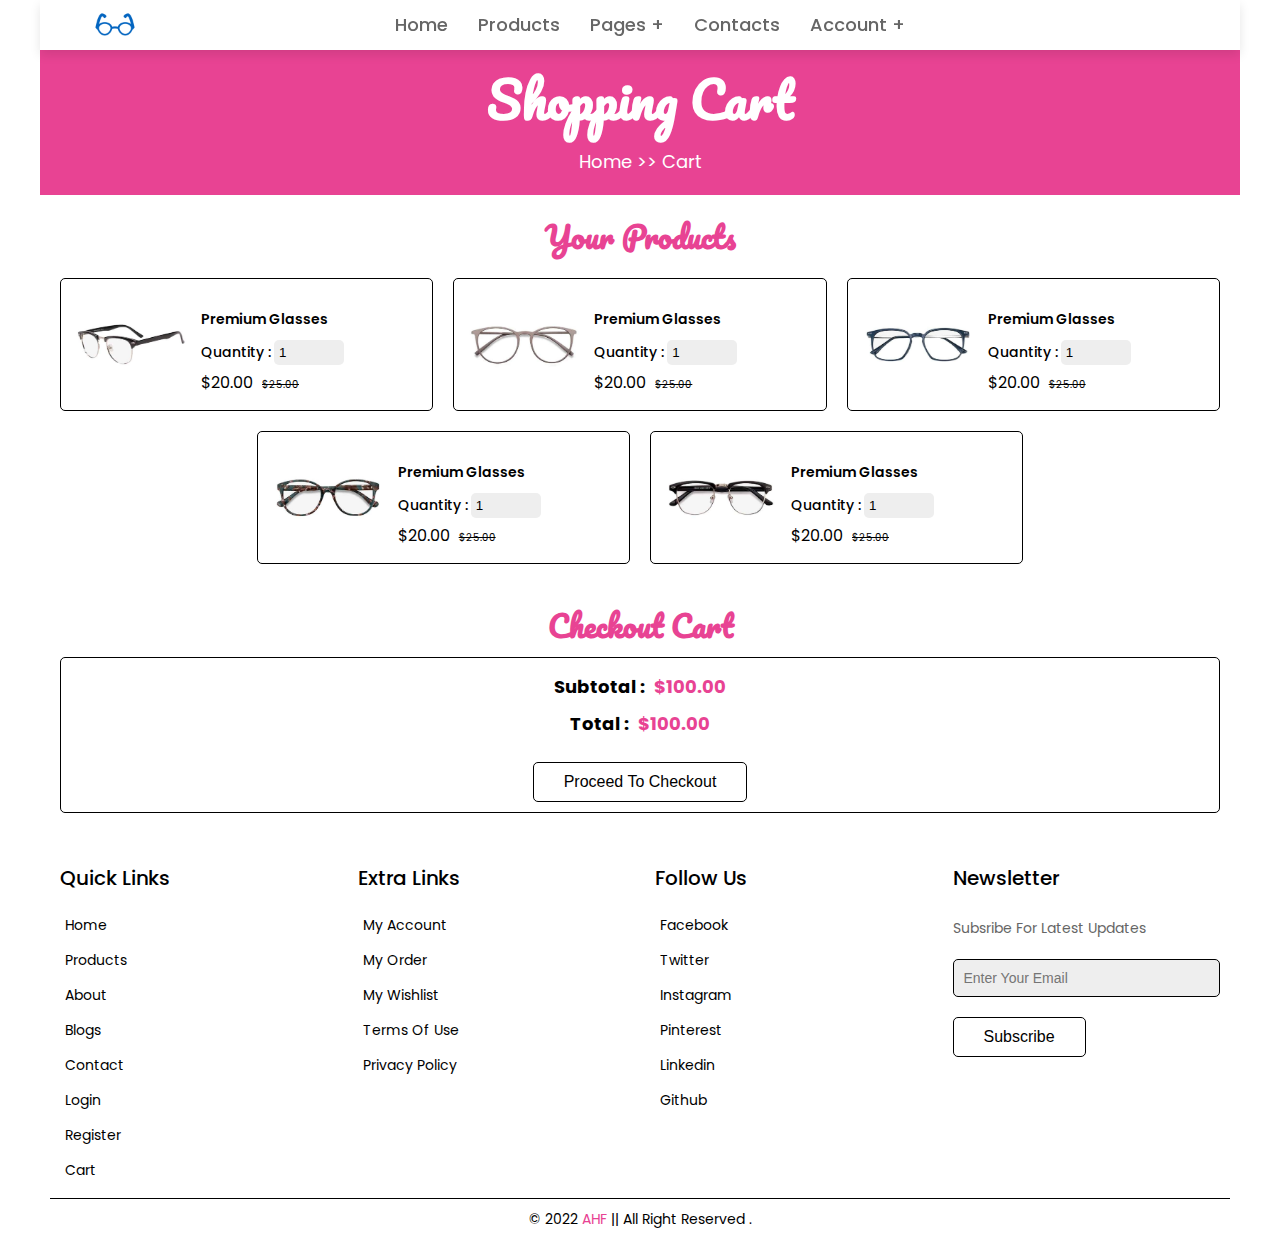
<file: glasses-project/pages/Cart.html>
<!-- --﷽-- -->

<!DOCTYPE html>
<html lang="en">
  <head>
    <meta charset="UTF-8" />
    <meta http-equiv="X-UA-Compatible" content="IE=edge" />
    <meta name="viewport" content="width=device-width, initial-scale=1.0" />
    <title>cart</title>

    <!-- ---linked glasses favicon--- -->
    <link rel="shortcut icon" href="./../images/logo.png" type="image/x-icon" />

    <!-- ---linked font awesome cdn--- -->
    <link
      rel="stylesheet"
      href="https://cdnjs.cloudflare.com/ajax/libs/font-awesome/6.1.1/css/all.min.css"
      integrity="sha512-KfkfwYDsLkIlwQp6LFnl8zNdLGxu9YAA1QvwINks4PhcElQSvqcyVLLD9aMhXd13uQjoXtEKNosOWaZqXgel0g=="
      crossorigin="anonymous"
      referrerpolicy="no-referrer"
    />

    <!-- ---linked style.css file--- -->
    <link rel="stylesheet" href="./../source/css/style.css" />

    <!-- ---linked media.css file--- -->
    <link rel="stylesheet" href="./../source/css/media.css" />
  </head>
  <body>
    <header class="header">
      <!-- ---header logo--- -->
      <a href="#" class="header-logo">
        <img src="./../images/logo.png" alt="Logo" />
      </a>

      <!-- ---navigation--- -->
      <nav class="navigation">
        <ul class="main-list">
          <li><a href="./../index.html">home</a></li>
          <li><a href="./Products.html">products</a></li>
          <li>
            <a href="#">pages +</a>
            <ul class="sub-list">
              <li><a href="./About.html">about</a></li>
              <li><a href="./Blogs.html">blogs</a></li>
            </ul>
          </li>
          <li><a href="./Contact.html">contacts</a></li>
          <li>
            <a href="#">account +</a>
            <ul class="sub-list">
              <li><a href="./Login.html">login</a></li>
              <li><a href="./Register.html">register</a></li>
            </ul>
          </li>
        </ul>
      </nav>

      <!-- ---header icons--- -->
      <div class="header-icons">
        <div id="search-icon" class="fas fa-search icon"></div>
        <a href="./Cart.html" class="fas fa-shopping-cart icon"></a>
        <div id="menu-icon" class="fas fa-bars icon"></div>
      </div>

      <!-- --- header search form--- -->
      <form action="#" class="search-form" autocomplete="off">
        <input
          type="search"
          name="search"
          id="search-box"
          placeholder="search here..."
        />
        <label for="search-box" class="fas fa-search"></label>
      </form>
    </header>

    <!-- =====markup main element===== -->
    <main class="main-cart">
      <!-- ====markup cart title section==== -->
      <section class="cart-title">
        <h2>shopping cart</h2>
        <div class="page-direction">
          <a href="./../index.html">home</a> >> cart
        </div>
      </section>

      <!-- ====markup cart content section==== -->
      <section class="cart-content">
        <h2>your products</h2>

        <!-- ---card container--- -->
        <div class="cc-container">
          <!-- ---card no 01--- -->
          <div class="ccc-card">
            <figure class="cccc-img">
              <img src="./../images/cart-item-1.png" alt="found no image" />
            </figure>
            <div class="cccc-body">
              <h4>premium glasses</h4>
              <label for="quantity">quantity : </label>
              <input type="number" id="quantity" value="1" min="1" />
              <p>$20.00 <span>$25.00</span></p>
            </div>
            <div class="fas fa-xmark cross"></div>
          </div>

          <!-- ---card no 02--- -->
          <div class="ccc-card">
            <figure class="cccc-img">
              <img src="./../images/cart-item-2.png" alt="found no image" />
            </figure>
            <div class="cccc-body">
              <h4>premium glasses</h4>
              <label for="quantity">quantity : </label>
              <input type="number" id="quantity" value="1" min="1" />
              <p>$20.00 <span>$25.00</span></p>
            </div>
            <div class="fas fa-xmark cross"></div>
          </div>

          <!-- ---card no 03--- -->
          <div class="ccc-card">
            <figure class="cccc-img">
              <img src="./../images/cart-item-3.png" alt="found no image" />
            </figure>
            <div class="cccc-body">
              <h4>premium glasses</h4>
              <label for="quantity">quantity : </label>
              <input type="number" id="quantity" value="1" min="1" />
              <p>$20.00 <span>$25.00</span></p>
            </div>
            <div class="fas fa-xmark cross"></div>
          </div>

          <!-- ---card no 04--- -->
          <div class="ccc-card">
            <figure class="cccc-img">
              <img src="./../images/cart-item-4.png" alt="found no image" />
            </figure>
            <div class="cccc-body">
              <h4>premium glasses</h4>
              <label for="quantity">quantity : </label>
              <input type="number" id="quantity" value="1" min="1" />
              <p>$20.00 <span>$25.00</span></p>
            </div>
            <div class="fas fa-xmark cross"></div>
          </div>

          <!-- ---card no 05--- -->
          <div class="ccc-card">
            <figure class="cccc-img">
              <img src="./../images/cart-item-5.png" alt="found no image" />
            </figure>
            <div class="cccc-body">
              <h4>premium glasses</h4>
              <label for="quantity">quantity : </label>
              <input type="number" id="quantity" value="1" min="1" />
              <p>$20.00 <span>$25.00</span></p>
            </div>
            <div class="fas fa-xmark cross"></div>
          </div>
        </div>
      </section>

      <!-- ====markup cart checkout section==== -->
      <section class="cart-checkout">
        <h2>checkout cart</h2>
        <div class="checkout-total">
          <h5>subtotal : <span>$100.00</span></h5>
          <h5>total : <span>$100.00</span></h5>
          <input type="button" value="proceed to checkout" />
        </div>
      </section>
    </main>

    <!-- =====markup footer element===== -->
    <footer class="footer">
      <div class="footer-content">
        <!-- ---quick links--- -->
        <div class="quick-links">
          <h3>quick links</h3>
          <a href="./../index.html">
            <i class="fas fa-angle-right"></i>
            <span>home</span>
          </a>
          <a href="./Products.html">
            <i class="fas fa-angle-right"></i>
            <span>products</span>
          </a>
          <a href="./About.html">
            <i class="fas fa-angle-right"></i>
            <span>about</span>
          </a>
          <a href="./Blogs.html">
            <i class="fas fa-angle-right"></i>
            <span>blogs</span>
          </a>
          <a href="./Contact.html">
            <i class="fas fa-angle-right"></i>
            <span>contact</span>
          </a>
          <a href="./Login.html">
            <i class="fas fa-angle-right"></i>
            <span>login</span>
          </a>
          <a href="./Register.html">
            <i class="fas fa-angle-right"></i>
            <span>register</span>
          </a>
          <a href="./Cart.html">
            <i class="fas fa-angle-right"></i>
            <span>cart</span>
          </a>
        </div>

        <!-- ---extra links--- -->
        <div class="extra-links">
          <h3>extra links</h3>
          <a href="#">
            <i class="fas fa-angle-right"></i>
            <span>my account</span>
          </a>
          <a href="#">
            <i class="fas fa-angle-right"></i>
            <span>my order</span>
          </a>
          <a href="#">
            <i class="fas fa-angle-right"></i>
            <span>my wishlist</span>
          </a>
          <a href="#">
            <i class="fas fa-angle-right"></i>
            <span>terms of use</span>
          </a>
          <a href="#">
            <i class="fas fa-angle-right"></i>
            <span>privacy policy</span>
          </a>
        </div>

        <!-- ---follow us--- -->
        <div class="follow-us">
          <h3>follow us</h3>
          <a href="https://www.facebook.com" target="_blank">
            <i class="fab fa-facebook"></i>
            <span>facebook</span>
          </a>
          <a href="https://www.twitter.com" target="_blank">
            <i class="fab fa-twitter"></i>
            <span>twitter</span>
          </a>
          <a href="https://www.instagram.com" target="_blank">
            <i class="fab fa-instagram"></i>
            <span>instagram</span>
          </a>
          <a href="https://www.pinterest.com" target="_blank">
            <i class="fab fa-pinterest"></i>
            <span>pinterest</span>
          </a>
          <a href="https://www.linkedin.com" target="_blank">
            <i class="fab fa-linkedin"></i>
            <span>linkedin</span>
          </a>
          <a href="https://www.github.com" target="_blank">
            <i class="fab fa-github"></i>
            <span>github</span>
          </a>
        </div>

        <!-- ---newsletter--- -->
        <div class="newsletter">
          <h3>newsletter</h3>
          <p>subsribe for latest updates</p>

          <!-- ---subscribe form--- -->
          <form action="#" class="newsletter-form" autocomplete="off">
            <input
              type="email"
              name="email"
              id="email"
              placeholder="enter your email"
              required
            />
            <input type="submit" value="subscribe" />
          </form>
        </div>
      </div>

      <!-- ---creater credit--- -->
      <div class="credit">
        &copy 2022 <span>ahf</span> || all right reserved .
      </div>
    </footer>

    <!-- ---linked main.js file--- -->
    <script src="./../source/js/main.js"></script>
  </body>
</html>

<!-- happy coding !!!! -->
<!-- this project made by Fahad at 10th May, 2022. -->
</file>
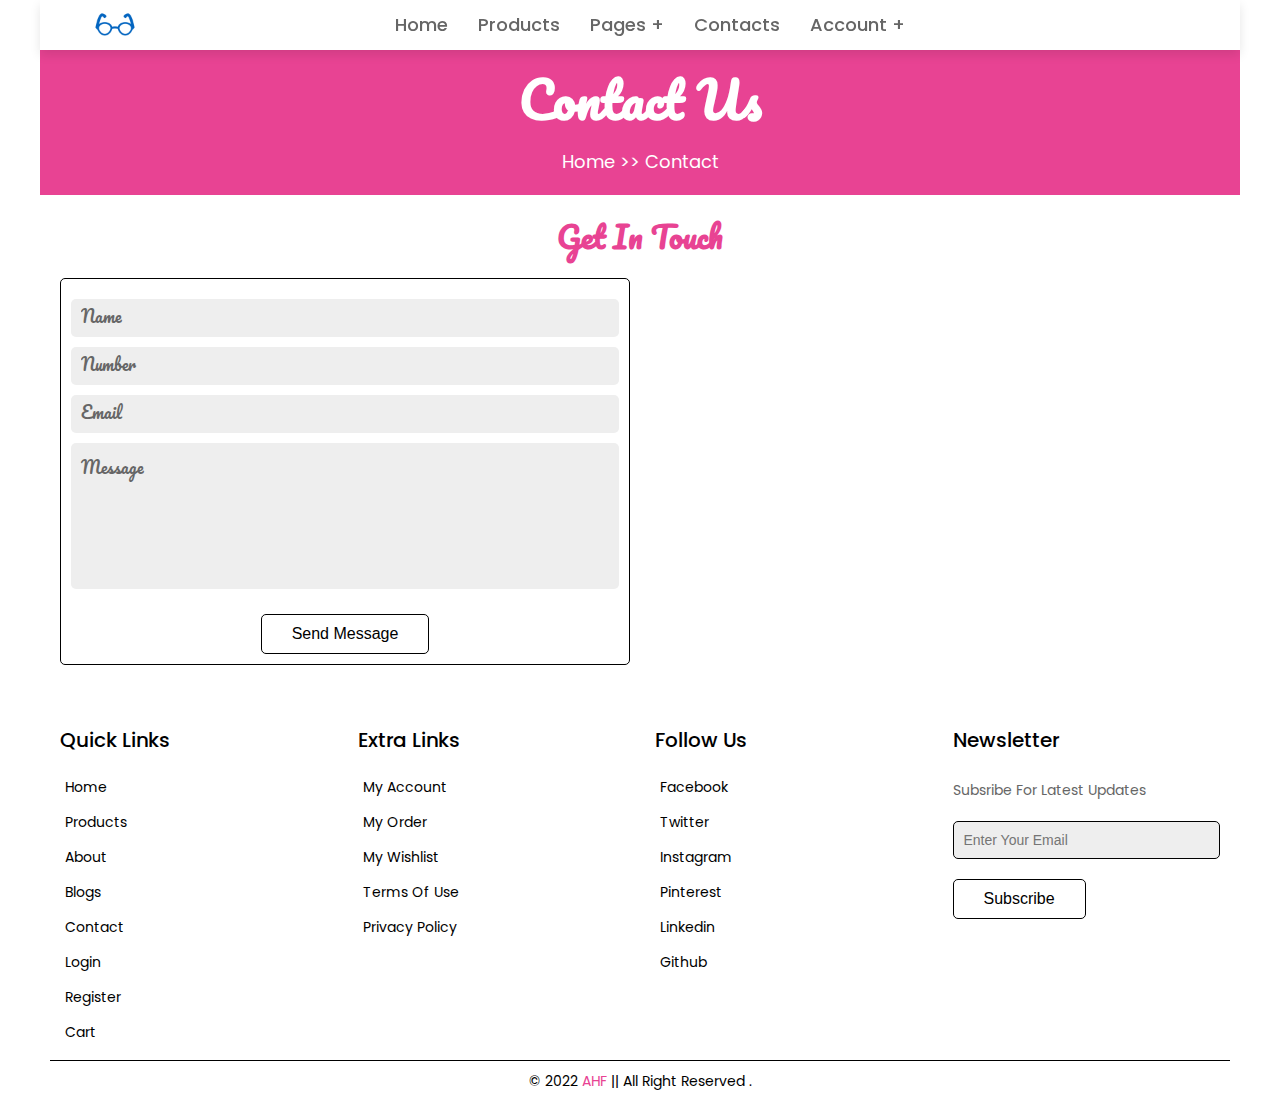
<file: glasses-project/pages/Contact.html>
<!-- --﷽-- -->

<!DOCTYPE html>
<html lang="en">
  <head>
    <meta charset="UTF-8" />
    <meta http-equiv="X-UA-Compatible" content="IE=edge" />
    <meta name="viewport" content="width=device-width, initial-scale=1.0" />
    <title>contact</title>

    <!-- ---linked glasses favicon--- -->
    <link rel="shortcut icon" href="./../images/logo.png" type="image/x-icon" />

    <!-- ---linked font awesome cdn--- -->
    <link
      rel="stylesheet"
      href="https://cdnjs.cloudflare.com/ajax/libs/font-awesome/6.1.1/css/all.min.css"
      integrity="sha512-KfkfwYDsLkIlwQp6LFnl8zNdLGxu9YAA1QvwINks4PhcElQSvqcyVLLD9aMhXd13uQjoXtEKNosOWaZqXgel0g=="
      crossorigin="anonymous"
      referrerpolicy="no-referrer"
    />

    <!-- ---linked style.css file--- -->
    <link rel="stylesheet" href="./../source/css/style.css" />

    <!-- ---linked media.css file--- -->
    <link rel="stylesheet" href="./../source/css/media.css" />
  </head>
  <body>
    <header class="header">
      <!-- ---header logo--- -->
      <a href="#" class="header-logo">
        <img src="./../images/logo.png" alt="Logo" />
      </a>

      <!-- ---navigation--- -->
      <nav class="navigation">
        <ul class="main-list">
          <li><a href="./../index.html">home</a></li>
          <li><a href="./Products.html">products</a></li>
          <li>
            <a href="#">pages +</a>
            <ul class="sub-list">
              <li><a href="./About.html">about</a></li>
              <li><a href="./Blogs.html">blogs</a></li>
            </ul>
          </li>
          <li><a href="./Contact.html">contacts</a></li>
          <li>
            <a href="#">account +</a>
            <ul class="sub-list">
              <li><a href="./Login.html">login</a></li>
              <li><a href="./Register.html">register</a></li>
            </ul>
          </li>
        </ul>
      </nav>

      <!-- ---header icons--- -->
      <div class="header-icons">
        <div id="search-icon" class="fas fa-search icon"></div>
        <a href="./Cart.html" class="fas fa-shopping-cart icon"></a>
        <div id="menu-icon" class="fas fa-bars icon"></div>
      </div>

      <!-- --- header search form--- -->
      <form action="#" class="search-form" autocomplete="off">
        <input
          type="search"
          name="search"
          id="search-box"
          placeholder="search here..."
        />
        <label for="search-box" class="fas fa-search"></label>
      </form>
    </header>

    <!-- =====markup main element===== -->
    <main class="main-contact">
      <!-- ====markup contact title section==== -->
      <section class="contact-title">
        <h2>contact us</h2>
        <div class="page-direction">
          <a href="./../index.html">home</a> >> contact
        </div>
      </section>

      <!-- ====markup contact content section==== -->
      <div class="contact-content">
        <h2>get in touch</h2>

        <div class="content-body">
          <form action="#" class="contact-form" autocomplete="off">
            <input type="text" placeholder="name" required />
            <input type="number" placeholder="number" required />
            <input type="email" placeholder="email" required />
            <textarea cols="30" rows="7" placeholder="message"></textarea>
            <input type="submit" value="send message" />
          </form>
          <div class="location-map">
            <iframe
              src="https://www.google.com/maps/embed?pb=!1m18!1m12!1m3!1d927758.6055132473!2d89.88890482294629!3d24.724921508011484!2m3!1f0!2f0!3f0!3m2!1i1024!2i768!4f13.1!3m3!1m2!1s0x37564fbe84f6cbe1%3A0x9fdd8aa3d42ccc3e!2sMymensingh%20District!5e0!3m2!1sen!2sbd!4v1652163169890!5m2!1sen!2sbd"
              style="border: 0"
              allowfullscreen=""
              loading="lazy"
              referrerpolicy="no-referrer-when-downgrade"
            ></iframe>
          </div>
        </div>
      </div>
    </main>

    <!-- =====markup footer element===== -->
    <footer class="footer">
      <div class="footer-content">
        <!-- ---quick links--- -->
        <div class="quick-links">
          <h3>quick links</h3>
          <a href="./../index.html">
            <i class="fas fa-angle-right"></i>
            <span>home</span>
          </a>
          <a href="./Products.html">
            <i class="fas fa-angle-right"></i>
            <span>products</span>
          </a>
          <a href="./About.html">
            <i class="fas fa-angle-right"></i>
            <span>about</span>
          </a>
          <a href="./Blogs.html">
            <i class="fas fa-angle-right"></i>
            <span>blogs</span>
          </a>
          <a href="./Contact.html">
            <i class="fas fa-angle-right"></i>
            <span>contact</span>
          </a>
          <a href="./Login.html">
            <i class="fas fa-angle-right"></i>
            <span>login</span>
          </a>
          <a href="./Register.html">
            <i class="fas fa-angle-right"></i>
            <span>register</span>
          </a>
          <a href="./Cart.html">
            <i class="fas fa-angle-right"></i>
            <span>cart</span>
          </a>
        </div>

        <!-- ---extra links--- -->
        <div class="extra-links">
          <h3>extra links</h3>
          <a href="#">
            <i class="fas fa-angle-right"></i>
            <span>my account</span>
          </a>
          <a href="#">
            <i class="fas fa-angle-right"></i>
            <span>my order</span>
          </a>
          <a href="#">
            <i class="fas fa-angle-right"></i>
            <span>my wishlist</span>
          </a>
          <a href="#">
            <i class="fas fa-angle-right"></i>
            <span>terms of use</span>
          </a>
          <a href="#">
            <i class="fas fa-angle-right"></i>
            <span>privacy policy</span>
          </a>
        </div>

        <!-- ---follow us--- -->
        <div class="follow-us">
          <h3>follow us</h3>
          <a href="https://www.facebook.com" target="_blank">
            <i class="fab fa-facebook"></i>
            <span>facebook</span>
          </a>
          <a href="https://www.twitter.com" target="_blank">
            <i class="fab fa-twitter"></i>
            <span>twitter</span>
          </a>
          <a href="https://www.instagram.com" target="_blank">
            <i class="fab fa-instagram"></i>
            <span>instagram</span>
          </a>
          <a href="https://www.pinterest.com" target="_blank">
            <i class="fab fa-pinterest"></i>
            <span>pinterest</span>
          </a>
          <a href="https://www.linkedin.com" target="_blank">
            <i class="fab fa-linkedin"></i>
            <span>linkedin</span>
          </a>
          <a href="https://www.github.com" target="_blank">
            <i class="fab fa-github"></i>
            <span>github</span>
          </a>
        </div>

        <!-- ---newsletter--- -->
        <div class="newsletter">
          <h3>newsletter</h3>
          <p>subsribe for latest updates</p>

          <!-- ---subscribe form--- -->
          <form action="#" class="newsletter-form" autocomplete="off">
            <input
              type="email"
              name="email"
              id="email"
              placeholder="enter your email"
              required
            />
            <input type="submit" value="subscribe" />
          </form>
        </div>
      </div>

      <!-- ---creater credit--- -->
      <div class="credit">
        &copy 2022 <span>ahf</span> || all right reserved .
      </div>
    </footer>

    <!-- ---linked main.js file--- -->
    <script src="./../source/js/main.js"></script>
  </body>
</html>

<!-- happy coding !!!! -->
<!-- this project made by Fahad at 10th May, 2022. -->
</file>
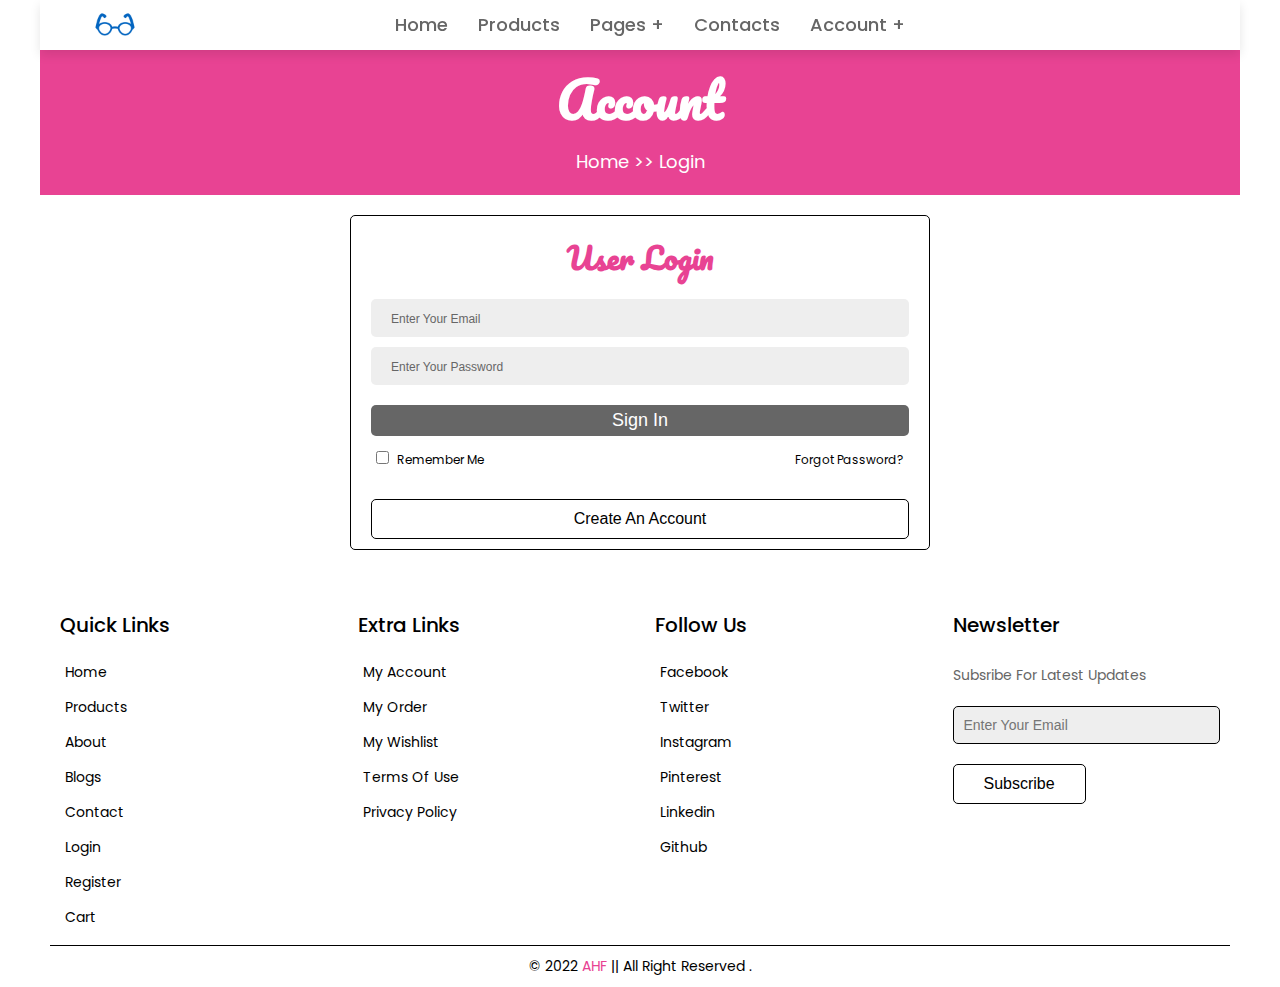
<file: glasses-project/pages/Login.html>
<!-- --﷽-- -->

<!DOCTYPE html>
<html lang="en">
  <head>
    <meta charset="UTF-8" />
    <meta http-equiv="X-UA-Compatible" content="IE=edge" />
    <meta name="viewport" content="width=device-width, initial-scale=1.0" />
    <title>login</title>

    <!-- ---linked glasses favicon--- -->
    <link rel="shortcut icon" href="./../images/logo.png" type="image/x-icon" />

    <!-- ---linked font awesome cdn--- -->
    <link
      rel="stylesheet"
      href="https://cdnjs.cloudflare.com/ajax/libs/font-awesome/6.1.1/css/all.min.css"
      integrity="sha512-KfkfwYDsLkIlwQp6LFnl8zNdLGxu9YAA1QvwINks4PhcElQSvqcyVLLD9aMhXd13uQjoXtEKNosOWaZqXgel0g=="
      crossorigin="anonymous"
      referrerpolicy="no-referrer"
    />

    <!-- ---linked style.css file--- -->
    <link rel="stylesheet" href="./../source/css/style.css" />

    <!-- ---linked media.css file--- -->
    <link rel="stylesheet" href="./../source/css/media.css" />
  </head>
  <body>
    <header class="header">
      <!-- ---header logo--- -->
      <a href="#" class="header-logo">
        <img src="./../images/logo.png" alt="Logo" />
      </a>

      <!-- ---navigation--- -->
      <nav class="navigation">
        <ul class="main-list">
          <li><a href="./../index.html">home</a></li>
          <li><a href="./Products.html">products</a></li>
          <li>
            <a href="#">pages +</a>
            <ul class="sub-list">
              <li><a href="./About.html">about</a></li>
              <li><a href="./Blogs.html">blogs</a></li>
            </ul>
          </li>
          <li><a href="./Contact.html">contacts</a></li>
          <li>
            <a href="#">account +</a>
            <ul class="sub-list">
              <li><a href="./Login.html">login</a></li>
              <li><a href="./Register.html">register</a></li>
            </ul>
          </li>
        </ul>
      </nav>

      <!-- ---header icons--- -->
      <div class="header-icons">
        <div id="search-icon" class="fas fa-search icon"></div>
        <a href="./Cart.html" class="fas fa-shopping-cart icon"></a>
        <div id="menu-icon" class="fas fa-bars icon"></div>
      </div>

      <!-- --- header search form--- -->
      <form action="#" class="search-form" autocomplete="off">
        <input
          type="search"
          name="search"
          id="search-box"
          placeholder="search here..."
        />
        <label for="search-box" class="fas fa-search"></label>
      </form>
    </header>

    <!-- =====markup main element===== -->
    <main class="main-login">
      <!-- ====markup login title section==== -->
      <section class="login-title">
        <h2>account</h2>
        <div class="page-direction">
          <a href="./../index.html">home</a> >> login
        </div>
      </section>

      <!-- ====markup user login  section==== -->
      <section class="user-login">
        <form action="#" class="login-form" autocomplete="off">
          <h2>user login</h2>

          <div class="login-desc">
            <i class="fas fa-user"></i>
            <input type="email" placeholder="enter your email" required />
          </div>

          <div class="login-desc">
            <i class="fas fa-lock"></i>
            <input type="password" placeholder="enter your password" required />
          </div>
          <input type="submit" value="sign in" />

          <div class="ul-forgot">
            <div class="remember">
              <input type="checkbox" id="remember-me" />
              <label for="remember-me">remember me</label>
            </div>
            <a href="#">forgot password?</a>
          </div>

          <a href="./Register.html" class="create-account">
            <input type="button" value="create an account" />
          </a>
        </form>
      </section>
    </main>

    <!-- =====markup footer element===== -->
    <footer class="footer">
      <div class="footer-content">
        <!-- ---quick links--- -->
        <div class="quick-links">
          <h3>quick links</h3>
          <a href="./../index.html">
            <i class="fas fa-angle-right"></i>
            <span>home</span>
          </a>
          <a href="./Products.html">
            <i class="fas fa-angle-right"></i>
            <span>products</span>
          </a>
          <a href="./About.html">
            <i class="fas fa-angle-right"></i>
            <span>about</span>
          </a>
          <a href="./Blogs.html">
            <i class="fas fa-angle-right"></i>
            <span>blogs</span>
          </a>
          <a href="./Contact.html">
            <i class="fas fa-angle-right"></i>
            <span>contact</span>
          </a>
          <a href="./Login.html">
            <i class="fas fa-angle-right"></i>
            <span>login</span>
          </a>
          <a href="./Register.html">
            <i class="fas fa-angle-right"></i>
            <span>register</span>
          </a>
          <a href="./Cart.html">
            <i class="fas fa-angle-right"></i>
            <span>cart</span>
          </a>
        </div>

        <!-- ---extra links--- -->
        <div class="extra-links">
          <h3>extra links</h3>
          <a href="#">
            <i class="fas fa-angle-right"></i>
            <span>my account</span>
          </a>
          <a href="#">
            <i class="fas fa-angle-right"></i>
            <span>my order</span>
          </a>
          <a href="#">
            <i class="fas fa-angle-right"></i>
            <span>my wishlist</span>
          </a>
          <a href="#">
            <i class="fas fa-angle-right"></i>
            <span>terms of use</span>
          </a>
          <a href="#">
            <i class="fas fa-angle-right"></i>
            <span>privacy policy</span>
          </a>
        </div>

        <!-- ---follow us--- -->
        <div class="follow-us">
          <h3>follow us</h3>
          <a href="https://www.facebook.com" target="_blank">
            <i class="fab fa-facebook"></i>
            <span>facebook</span>
          </a>
          <a href="https://www.twitter.com" target="_blank">
            <i class="fab fa-twitter"></i>
            <span>twitter</span>
          </a>
          <a href="https://www.instagram.com" target="_blank">
            <i class="fab fa-instagram"></i>
            <span>instagram</span>
          </a>
          <a href="https://www.pinterest.com" target="_blank">
            <i class="fab fa-pinterest"></i>
            <span>pinterest</span>
          </a>
          <a href="https://www.linkedin.com" target="_blank">
            <i class="fab fa-linkedin"></i>
            <span>linkedin</span>
          </a>
          <a href="https://www.github.com" target="_blank">
            <i class="fab fa-github"></i>
            <span>github</span>
          </a>
        </div>

        <!-- ---newsletter--- -->
        <div class="newsletter">
          <h3>newsletter</h3>
          <p>subsribe for latest updates</p>

          <!-- ---subscribe form--- -->
          <form action="#" class="newsletter-form" autocomplete="off">
            <input
              type="email"
              name="email"
              id="email"
              placeholder="enter your email"
              required
            />
            <input type="submit" value="subscribe" />
          </form>
        </div>
      </div>

      <!-- ---creater credit--- -->
      <div class="credit">
        &copy 2022 <span>ahf</span> || all right reserved .
      </div>
    </footer>

    <!-- ---linked main.js file--- -->
    <script src="./../source/js/main.js"></script>
  </body>
</html>

<!-- happy coding !!!! -->
<!-- this project made by Fahad at 10th May, 2022. -->
</file>
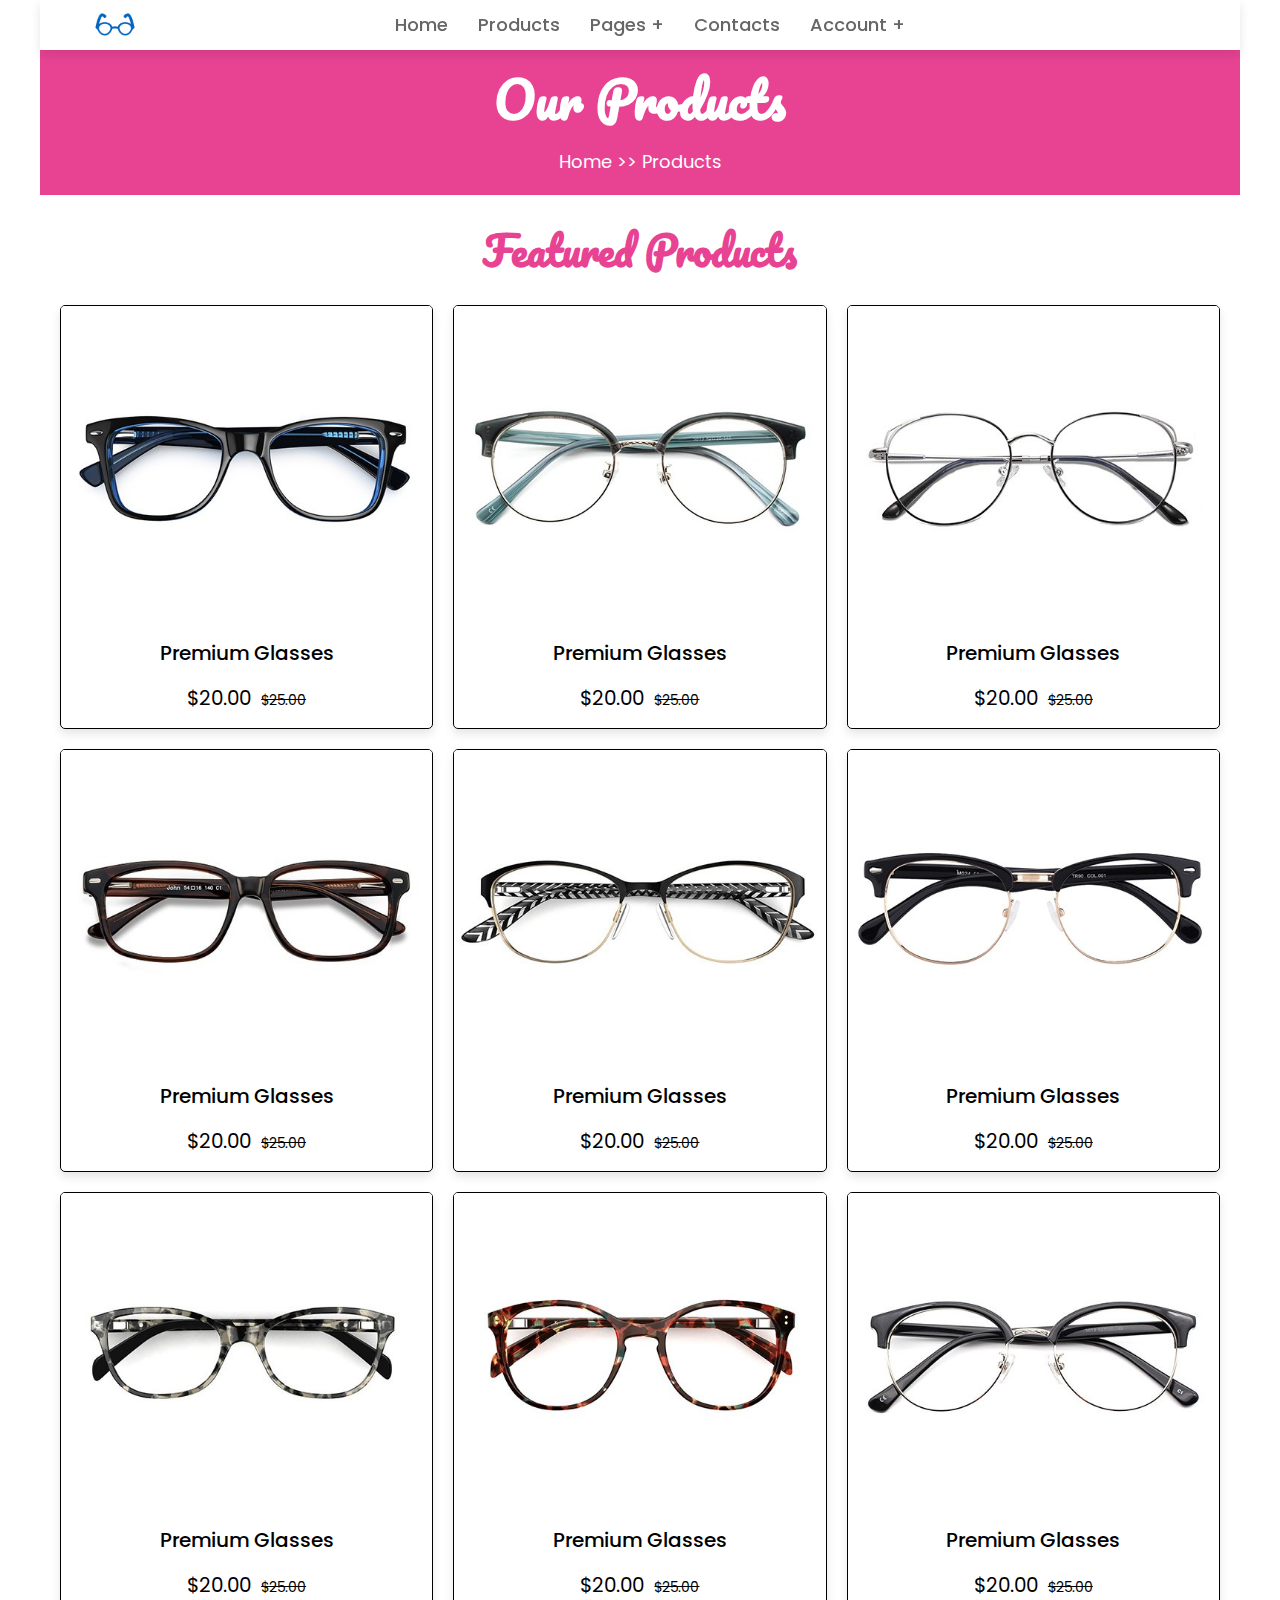
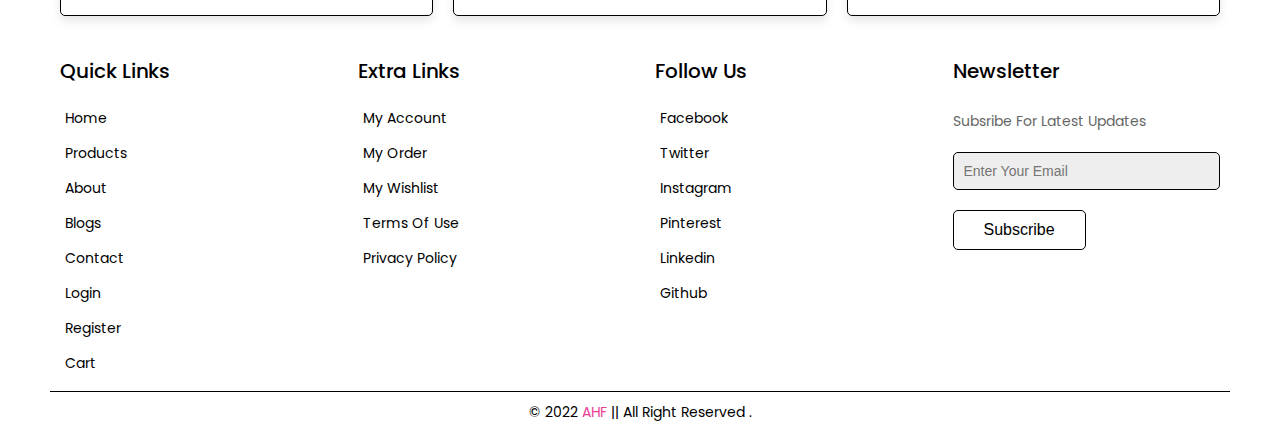
<file: glasses-project/pages/Products.html>
<!-- --﷽-- -->

<!DOCTYPE html>
<html lang="en">
  <head>
    <meta charset="UTF-8" />
    <meta http-equiv="X-UA-Compatible" content="IE=edge" />
    <meta name="viewport" content="width=device-width, initial-scale=1.0" />
    <title>products</title>

    <!-- ---linked glasses favicon--- -->
    <link rel="shortcut icon" href="./../images/logo.png" type="image/x-icon" />

    <!-- ---linked font awesome cdn--- -->
    <link
      rel="stylesheet"
      href="https://cdnjs.cloudflare.com/ajax/libs/font-awesome/6.1.1/css/all.min.css"
      integrity="sha512-KfkfwYDsLkIlwQp6LFnl8zNdLGxu9YAA1QvwINks4PhcElQSvqcyVLLD9aMhXd13uQjoXtEKNosOWaZqXgel0g=="
      crossorigin="anonymous"
      referrerpolicy="no-referrer"
    />

    <!-- ---linked style.css file--- -->
    <link rel="stylesheet" href="./../source/css/style.css" />

    <!-- ---linked media.css file--- -->
    <link rel="stylesheet" href="./../source/css/media.css" />
  </head>
  <body>
    <header class="header">
      <!-- ---header logo--- -->
      <a href="#" class="header-logo">
        <img src="./../images/logo.png" alt="Logo" />
      </a>

      <!-- ---navigation--- -->
      <nav class="navigation">
        <ul class="main-list">
          <li><a href="./../index.html">home</a></li>
          <li><a href="./Products.html">products</a></li>
          <li>
            <a href="#">pages +</a>
            <ul class="sub-list">
              <li><a href="./About.html">about</a></li>
              <li><a href="./Blogs.html">blogs</a></li>
            </ul>
          </li>
          <li><a href="./Contact.html">contacts</a></li>
          <li>
            <a href="#">account +</a>
            <ul class="sub-list">
              <li><a href="./Login.html">login</a></li>
              <li><a href="./Register.html">register</a></li>
            </ul>
          </li>
        </ul>
      </nav>

      <!-- ---header icons--- -->
      <div class="header-icons">
        <div id="search-icon" class="fas fa-search icon"></div>
        <a href="./Cart.html" class="fas fa-shopping-cart icon"></a>
        <div id="menu-icon" class="fas fa-bars icon"></div>
      </div>

      <!-- --- header search form--- -->
      <form action="#" class="search-form" autocomplete="off">
        <input
          type="search"
          name="search"
          id="search-box"
          placeholder="search here..."
        />
        <label for="search-box" class="fas fa-search"></label>
      </form>
    </header>

    <!-- =====markup main element===== -->
    <main class="main-products">
      <!-- ====markup product title section==== -->
      <section class="product-title">
        <h2>our products</h2>
        <div class="page-direction">
          <a href="./../index.html">home</a> >> products
        </div>
      </section>

      <!-- ====markup product card section==== -->
      <section class="product-container">
        <h2>featured products</h2>

        <div class="pc-container">
          <!-- ---product card 01--- -->
          <div class="p-card">
            <div class="pc-social">
              <a href="#"><i class="fas fa-shopping-cart"></i></a>
              <a href="#"><i class="fas fa-share"></i></a>
              <a href="#"><i class="fas fa-eye"></i></a>
            </div>
            <figure class="pc-image">
              <img src="./../images/product-1.jpg" alt="found no image" />
            </figure>
            <div class="pc-content">
              <h3>premium glasses</h3>
              <div class="star-rating">
                <i class="fas fa-star"></i>
                <i class="fas fa-star"></i>
                <i class="fas fa-star"></i>
                <i class="fas fa-star"></i>
                <i class="fas fa-star-half-alt"></i>
              </div>
              <p class="price">$20.00 <span>$25.00</span></p>
            </div>
          </div>

          <!-- ---product card 02--- -->
          <div class="p-card">
            <div class="pc-social">
              <a href="#"><i class="fas fa-shopping-cart"></i></a>
              <a href="#"><i class="fas fa-share"></i></a>
              <a href="#"><i class="fas fa-eye"></i></a>
            </div>
            <figure class="pc-image">
              <img src="./../images/product-2.jpg" alt="found no image" />
            </figure>
            <div class="pc-content">
              <h3>premium glasses</h3>
              <div class="star-rating">
                <i class="fas fa-star"></i>
                <i class="fas fa-star"></i>
                <i class="fas fa-star"></i>
                <i class="fas fa-star"></i>
                <i class="fas fa-star-half-alt"></i>
              </div>
              <p class="price">$20.00 <span>$25.00</span></p>
            </div>
          </div>

          <!-- ---product card 03--- -->
          <div class="p-card">
            <div class="pc-social">
              <a href="#"><i class="fas fa-shopping-cart"></i></a>
              <a href="#"><i class="fas fa-share"></i></a>
              <a href="#"><i class="fas fa-eye"></i></a>
            </div>
            <figure class="pc-image">
              <img src="./../images/product-3.jpg" alt="found no image" />
            </figure>
            <div class="pc-content">
              <h3>premium glasses</h3>
              <div class="star-rating">
                <i class="fas fa-star"></i>
                <i class="fas fa-star"></i>
                <i class="fas fa-star"></i>
                <i class="fas fa-star"></i>
                <i class="fas fa-star-half-alt"></i>
              </div>
              <p class="price">$20.00 <span>$25.00</span></p>
            </div>
          </div>

          <!-- ---product card 04--- -->
          <div class="p-card">
            <div class="pc-social">
              <a href="#"><i class="fas fa-shopping-cart"></i></a>
              <a href="#"><i class="fas fa-share"></i></a>
              <a href="#"><i class="fas fa-eye"></i></a>
            </div>
            <figure class="pc-image">
              <img src="./../images/product-4.jpg" alt="found no image" />
            </figure>
            <div class="pc-content">
              <h3>premium glasses</h3>
              <div class="star-rating">
                <i class="fas fa-star"></i>
                <i class="fas fa-star"></i>
                <i class="fas fa-star"></i>
                <i class="fas fa-star"></i>
                <i class="fas fa-star-half-alt"></i>
              </div>
              <p class="price">$20.00 <span>$25.00</span></p>
            </div>
          </div>

          <!-- ---product card 05--- -->
          <div class="p-card">
            <div class="pc-social">
              <a href="#"><i class="fas fa-shopping-cart"></i></a>
              <a href="#"><i class="fas fa-share"></i></a>
              <a href="#"><i class="fas fa-eye"></i></a>
            </div>
            <figure class="pc-image">
              <img src="./../images/product-5.jpg" alt="found no image" />
            </figure>
            <div class="pc-content">
              <h3>premium glasses</h3>
              <div class="star-rating">
                <i class="fas fa-star"></i>
                <i class="fas fa-star"></i>
                <i class="fas fa-star"></i>
                <i class="fas fa-star"></i>
                <i class="fas fa-star-half-alt"></i>
              </div>
              <p class="price">$20.00 <span>$25.00</span></p>
            </div>
          </div>

          <!-- ---product card 06--- -->
          <div class="p-card">
            <div class="pc-social">
              <a href="#"><i class="fas fa-shopping-cart"></i></a>
              <a href="#"><i class="fas fa-share"></i></a>
              <a href="#"><i class="fas fa-eye"></i></a>
            </div>
            <figure class="pc-image">
              <img src="./../images/product-6.jpg" alt="found no image" />
            </figure>
            <div class="pc-content">
              <h3>premium glasses</h3>
              <div class="star-rating">
                <i class="fas fa-star"></i>
                <i class="fas fa-star"></i>
                <i class="fas fa-star"></i>
                <i class="fas fa-star"></i>
                <i class="fas fa-star-half-alt"></i>
              </div>
              <p class="price">$20.00 <span>$25.00</span></p>
            </div>
          </div>

          <!-- ---product card 07--- -->
          <div class="p-card">
            <div class="pc-social">
              <a href="#"><i class="fas fa-shopping-cart"></i></a>
              <a href="#"><i class="fas fa-share"></i></a>
              <a href="#"><i class="fas fa-eye"></i></a>
            </div>
            <figure class="pc-image">
              <img src="./../images/product-7.jpg" alt="found no image" />
            </figure>
            <div class="pc-content">
              <h3>premium glasses</h3>
              <div class="star-rating">
                <i class="fas fa-star"></i>
                <i class="fas fa-star"></i>
                <i class="fas fa-star"></i>
                <i class="fas fa-star"></i>
                <i class="fas fa-star-half-alt"></i>
              </div>
              <p class="price">$20.00 <span>$25.00</span></p>
            </div>
          </div>

          <!-- ---product card 08--- -->
          <div class="p-card">
            <div class="pc-social">
              <a href="#"><i class="fas fa-shopping-cart"></i></a>
              <a href="#"><i class="fas fa-share"></i></a>
              <a href="#"><i class="fas fa-eye"></i></a>
            </div>
            <figure class="pc-image">
              <img src="./../images/product-8.jpg" alt="found no image" />
            </figure>
            <div class="pc-content">
              <h3>premium glasses</h3>
              <div class="star-rating">
                <i class="fas fa-star"></i>
                <i class="fas fa-star"></i>
                <i class="fas fa-star"></i>
                <i class="fas fa-star"></i>
                <i class="fas fa-star-half-alt"></i>
              </div>
              <p class="price">$20.00 <span>$25.00</span></p>
            </div>
          </div>

          <!-- ---product card 09--- -->
          <div class="p-card">
            <div class="pc-social">
              <a href="#"><i class="fas fa-shopping-cart"></i></a>
              <a href="#"><i class="fas fa-share"></i></a>
              <a href="#"><i class="fas fa-eye"></i></a>
            </div>
            <figure class="pc-image">
              <img src="./../images/product-9.jpg" alt="found no image" />
            </figure>
            <div class="pc-content">
              <h3>premium glasses</h3>
              <div class="star-rating">
                <i class="fas fa-star"></i>
                <i class="fas fa-star"></i>
                <i class="fas fa-star"></i>
                <i class="fas fa-star"></i>
                <i class="fas fa-star-half-alt"></i>
              </div>
              <p class="price">$20.00 <span>$25.00</span></p>
            </div>
          </div>
        </div>
      </section>
    </main>

    <!-- =====markup footer element===== -->
    <footer class="footer">
      <div class="footer-content">
        <!-- ---quick links--- -->
        <div class="quick-links">
          <h3>quick links</h3>
          <a href="./../index.html">
            <i class="fas fa-angle-right"></i>
            <span>home</span>
          </a>
          <a href="./Products.html">
            <i class="fas fa-angle-right"></i>
            <span>products</span>
          </a>
          <a href="./About.html">
            <i class="fas fa-angle-right"></i>
            <span>about</span>
          </a>
          <a href="./Blogs.html">
            <i class="fas fa-angle-right"></i>
            <span>blogs</span>
          </a>
          <a href="./Contact.html">
            <i class="fas fa-angle-right"></i>
            <span>contact</span>
          </a>
          <a href="./Login.html">
            <i class="fas fa-angle-right"></i>
            <span>login</span>
          </a>
          <a href="./Register.html">
            <i class="fas fa-angle-right"></i>
            <span>register</span>
          </a>
          <a href="./Cart.html">
            <i class="fas fa-angle-right"></i>
            <span>cart</span>
          </a>
        </div>

        <!-- ---extra links--- -->
        <div class="extra-links">
          <h3>extra links</h3>
          <a href="#">
            <i class="fas fa-angle-right"></i>
            <span>my account</span>
          </a>
          <a href="#">
            <i class="fas fa-angle-right"></i>
            <span>my order</span>
          </a>
          <a href="#">
            <i class="fas fa-angle-right"></i>
            <span>my wishlist</span>
          </a>
          <a href="#">
            <i class="fas fa-angle-right"></i>
            <span>terms of use</span>
          </a>
          <a href="#">
            <i class="fas fa-angle-right"></i>
            <span>privacy policy</span>
          </a>
        </div>

        <!-- ---follow us--- -->
        <div class="follow-us">
          <h3>follow us</h3>
          <a href="https://www.facebook.com" target="_blank">
            <i class="fab fa-facebook"></i>
            <span>facebook</span>
          </a>
          <a href="https://www.twitter.com" target="_blank">
            <i class="fab fa-twitter"></i>
            <span>twitter</span>
          </a>
          <a href="https://www.instagram.com" target="_blank">
            <i class="fab fa-instagram"></i>
            <span>instagram</span>
          </a>
          <a href="https://www.pinterest.com" target="_blank">
            <i class="fab fa-pinterest"></i>
            <span>pinterest</span>
          </a>
          <a href="https://www.linkedin.com" target="_blank">
            <i class="fab fa-linkedin"></i>
            <span>linkedin</span>
          </a>
          <a href="https://www.github.com" target="_blank">
            <i class="fab fa-github"></i>
            <span>github</span>
          </a>
        </div>

        <!-- ---newsletter--- -->
        <div class="newsletter">
          <h3>newsletter</h3>
          <p>subsribe for latest updates</p>

          <!-- ---subscribe form--- -->
          <form action="#" class="newsletter-form" autocomplete="off">
            <input
              type="email"
              name="email"
              id="email"
              placeholder="enter your email"
              required
            />
            <input type="submit" value="subscribe" />
          </form>
        </div>
      </div>

      <!-- ---creater credit--- -->
      <div class="credit">
        &copy 2022 <span>ahf</span> || all right reserved .
      </div>
    </footer>

    <!-- ---linked main.js file--- -->
    <script src="./../source/js/main.js"></script>
  </body>
</html>

<!-- happy coding !!!! -->
<!-- this project made by Fahad at 10th May, 2022. -->
</file>
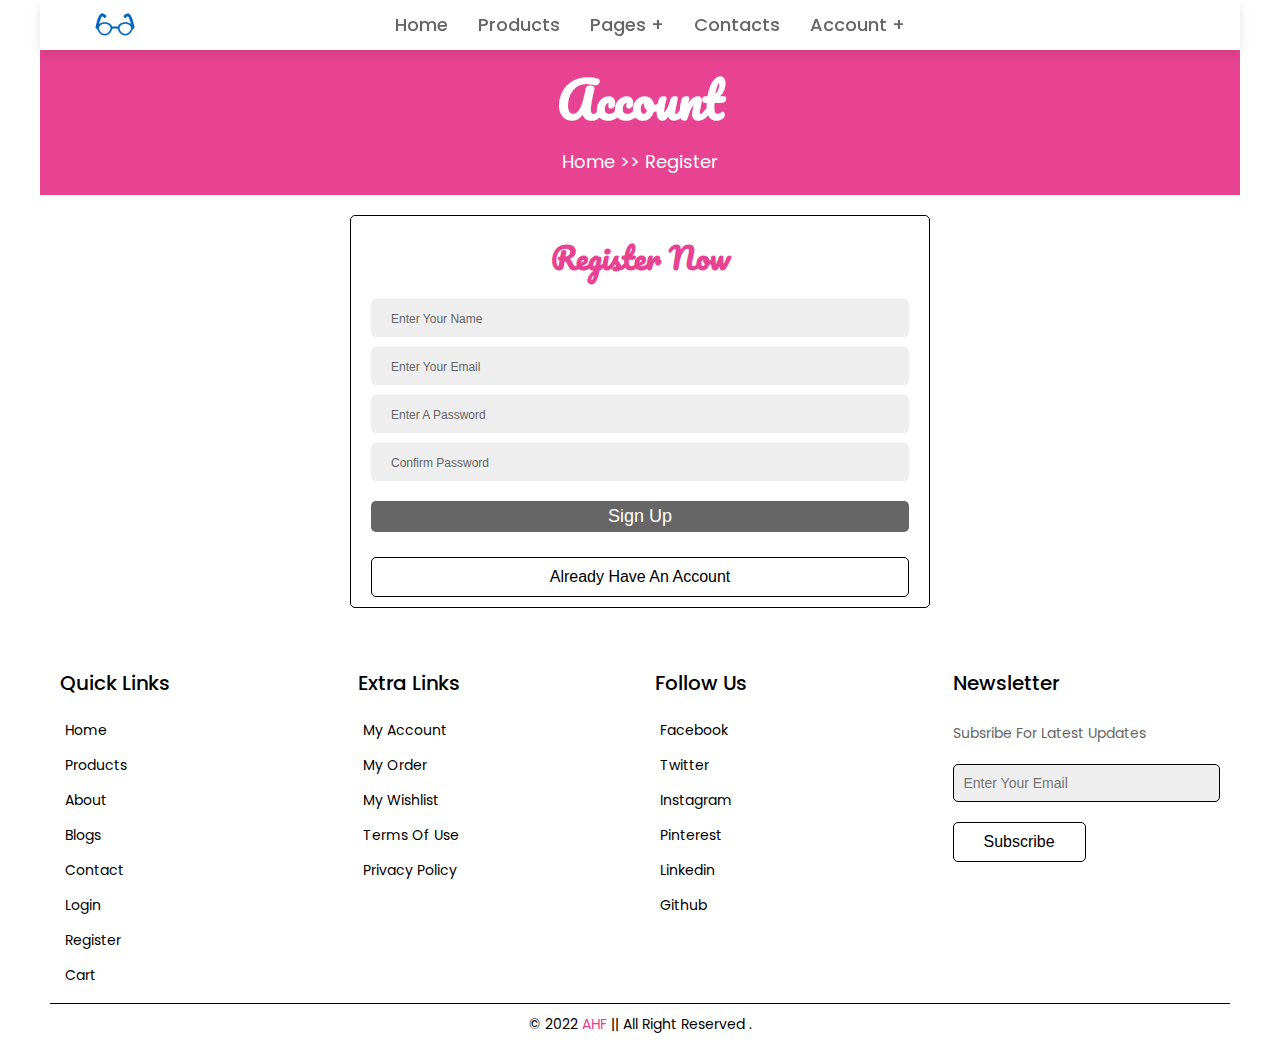
<file: glasses-project/pages/Register.html>
<!-- --﷽-- -->

<!DOCTYPE html>
<html lang="en">
  <head>
    <meta charset="UTF-8" />
    <meta http-equiv="X-UA-Compatible" content="IE=edge" />
    <meta name="viewport" content="width=device-width, initial-scale=1.0" />
    <title>register</title>

    <!-- ---linked glasses favicon--- -->
    <link rel="shortcut icon" href="./../images/logo.png" type="image/x-icon" />

    <!-- ---linked font awesome cdn--- -->
    <link
      rel="stylesheet"
      href="https://cdnjs.cloudflare.com/ajax/libs/font-awesome/6.1.1/css/all.min.css"
      integrity="sha512-KfkfwYDsLkIlwQp6LFnl8zNdLGxu9YAA1QvwINks4PhcElQSvqcyVLLD9aMhXd13uQjoXtEKNosOWaZqXgel0g=="
      crossorigin="anonymous"
      referrerpolicy="no-referrer"
    />

    <!-- ---linked style.css file--- -->
    <link rel="stylesheet" href="./../source/css/style.css" />

    <!-- ---linked media.css file--- -->
    <link rel="stylesheet" href="./../source/css/media.css" />
  </head>
  <body>
    <header class="header">
      <!-- ---header logo--- -->
      <a href="#" class="header-logo">
        <img src="./../images/logo.png" alt="Logo" />
      </a>

      <!-- ---navigation--- -->
      <nav class="navigation">
        <ul class="main-list">
          <li><a href="./../index.html">home</a></li>
          <li><a href="./Products.html">products</a></li>
          <li>
            <a href="#">pages +</a>
            <ul class="sub-list">
              <li><a href="./About.html">about</a></li>
              <li><a href="./Blogs.html">blogs</a></li>
            </ul>
          </li>
          <li><a href="./Contact.html">contacts</a></li>
          <li>
            <a href="#">account +</a>
            <ul class="sub-list">
              <li><a href="./Login.html">login</a></li>
              <li><a href="./Register.html">register</a></li>
            </ul>
          </li>
        </ul>
      </nav>

      <!-- ---header icons--- -->
      <div class="header-icons">
        <div id="search-icon" class="fas fa-search icon"></div>
        <a href="./Cart.html" class="fas fa-shopping-cart icon"></a>
        <div id="menu-icon" class="fas fa-bars icon"></div>
      </div>

      <!-- --- header search form--- -->
      <form action="#" class="search-form" autocomplete="off">
        <input
          type="search"
          name="search"
          id="search-box"
          placeholder="search here..."
        />
        <label for="search-box" class="fas fa-search"></label>
      </form>
    </header>

    <!-- =====markup main element===== -->
    <main class="main-register">
      <!-- ====markup register title section==== -->
      <section class="register-title">
        <h2>account</h2>
        <div class="page-direction">
          <a href="./../index.html">home</a> >> register
        </div>
      </section>

      <!-- ====markup user register section==== -->
      <section class="user-register">
        <form action="#" class="register-form" autocomplete="off">
          <h2>register now</h2>

          <div class="register-desc">
            <i class="fas fa-user"></i>
            <input type="text" placeholder="enter your name" required />
          </div>

          <div class="register-desc">
            <i class="fas fa-envelope"></i>
            <input type="email" placeholder="enter your email" required />
          </div>

          <div class="register-desc">
            <i class="fas fa-lock"></i>
            <input type="password" placeholder="enter a password" required />
          </div>

          <div class="register-desc">
            <i class="fas fa-lock"></i>
            <input type="password" placeholder="confirm password" required />
          </div>

          <input type="submit" value="sign up" />

          <a href="./Login.html" class="login-account">
            <input type="button" value="already have an account" />
          </a>
        </form>
      </section>
    </main>

    <!-- =====markup footer element===== -->
    <footer class="footer">
      <div class="footer-content">
        <!-- ---quick links--- -->
        <div class="quick-links">
          <h3>quick links</h3>
          <a href="./../index.html">
            <i class="fas fa-angle-right"></i>
            <span>home</span>
          </a>
          <a href="./Products.html">
            <i class="fas fa-angle-right"></i>
            <span>products</span>
          </a>
          <a href="./About.html">
            <i class="fas fa-angle-right"></i>
            <span>about</span>
          </a>
          <a href="./Blogs.html">
            <i class="fas fa-angle-right"></i>
            <span>blogs</span>
          </a>
          <a href="./Contact.html">
            <i class="fas fa-angle-right"></i>
            <span>contact</span>
          </a>
          <a href="./Login.html">
            <i class="fas fa-angle-right"></i>
            <span>login</span>
          </a>
          <a href="./Register.html">
            <i class="fas fa-angle-right"></i>
            <span>register</span>
          </a>
          <a href="./Cart.html">
            <i class="fas fa-angle-right"></i>
            <span>cart</span>
          </a>
        </div>

        <!-- ---extra links--- -->
        <div class="extra-links">
          <h3>extra links</h3>
          <a href="#">
            <i class="fas fa-angle-right"></i>
            <span>my account</span>
          </a>
          <a href="#">
            <i class="fas fa-angle-right"></i>
            <span>my order</span>
          </a>
          <a href="#">
            <i class="fas fa-angle-right"></i>
            <span>my wishlist</span>
          </a>
          <a href="#">
            <i class="fas fa-angle-right"></i>
            <span>terms of use</span>
          </a>
          <a href="#">
            <i class="fas fa-angle-right"></i>
            <span>privacy policy</span>
          </a>
        </div>

        <!-- ---follow us--- -->
        <div class="follow-us">
          <h3>follow us</h3>
          <a href="https://www.facebook.com" target="_blank">
            <i class="fab fa-facebook"></i>
            <span>facebook</span>
          </a>
          <a href="https://www.twitter.com" target="_blank">
            <i class="fab fa-twitter"></i>
            <span>twitter</span>
          </a>
          <a href="https://www.instagram.com" target="_blank">
            <i class="fab fa-instagram"></i>
            <span>instagram</span>
          </a>
          <a href="https://www.pinterest.com" target="_blank">
            <i class="fab fa-pinterest"></i>
            <span>pinterest</span>
          </a>
          <a href="https://www.linkedin.com" target="_blank">
            <i class="fab fa-linkedin"></i>
            <span>linkedin</span>
          </a>
          <a href="https://www.github.com" target="_blank">
            <i class="fab fa-github"></i>
            <span>github</span>
          </a>
        </div>

        <!-- ---newsletter--- -->
        <div class="newsletter">
          <h3>newsletter</h3>
          <p>subsribe for latest updates</p>

          <!-- ---subscribe form--- -->
          <form action="#" class="newsletter-form" autocomplete="off">
            <input
              type="email"
              name="email"
              id="email"
              placeholder="enter your email"
              required
            />
            <input type="submit" value="subscribe" />
          </form>
        </div>
      </div>

      <!-- ---creater credit--- -->
      <div class="credit">
        &copy 2022 <span>ahf</span> || all right reserved .
      </div>
    </footer>

    <!-- ---linked main.js file--- -->
    <script src="./../source/js/main.js"></script>
  </body>
</html>

<!-- happy coding !!!! -->
<!-- this project made by Fahad at 10th May, 2022. -->
</file>
<file: coffeeshop-project/css/globalstyle.css>
/*  --﷽-- */

* {
  margin: 0;
  padding: 0;
  box-sizing: border-box;
  outline: none;
  font-family: "Roboto", sans-serif;
  transition: all 0.4s linear;
}

html {
  font-size: 62.5%;
  scroll-behavior: smooth;
  scroll-padding-top: 10rem;
  overflow-x: hidden;
}

html::-webkit-scrollbar {
  width: 1rem;
}

html::-webkit-scrollbar-track {
  background: transparent;
}

html::-webkit-scrollbar-thumb {
  background: #f0f8ff;
  border-radius: 5rem;
}

:root {
  --main-color: #d3ad7f;
  --black: #13131a;
  --bgcolor: #010103;
  --border: 0.1rem solid rgba(255, 255, 255, 0.3);
}

body {
  background-color: var(--bgcolor);
}

a {
  color: #fff;
  text-decoration: none;
}

section {
  padding: 1.5rem 6%;
}

.btn {
  font-size: 1.8rem;
  padding: 0.5rem 2rem;
  border: none;
  cursor: pointer;
  text-transform: capitalize;
  color: #fff;
  background-color: var(--main-color);
}

.btn:hover {
  letter-spacing: 0.2rem;
}

.section-title {
  color: #fff;
  font-size: 4rem;
  text-transform: uppercase;
  padding-bottom: 3.5rem;
  text-align: center;
}

.section-title span {
  color: var(--main-color);
}

h3 {
  text-align: center;
  color: #fff;
  font-size: 3rem;
  text-transform: capitalize;
  padding: 1rem 0.5rem;
}

h4 {
  color: white;
  font-size: 2rem;
  text-transform: capitalize;
  padding: 1rem;
}

/* happy coding!!!! */
/* this project made by Fahad at 19th April, 2022 */
</file>
<file: coffeeshop-project/css/style.css>
/*  --﷽-- */

/* =======styling container======= */
.container {
  max-width: 1200px;
  margin: auto;
  /* background-color: var(--bgcolor); */
  text-align: center;
  position: relative;
}

/* =======styling header======= */
.header {
  width: 100%;
  height: 9.5rem;
  max-width: 1200px;
  position: fixed;
  top: 0;
  background-color: var(--bgcolor);
  display: flex;
  justify-content: space-between;
  align-items: center;
  padding: 1.5rem 6%;
  border-bottom: 0.1rem solid #ddd;
  z-index: 100;
}

.header::after {
  content: 0;
  display: table;
  clear: both;
}

/* ----styling logo---- */
.header .logo img {
  height: 6rem;
}

/* ----styling navbar---- */
.header .navbar a {
  margin: 0 0.7rem;
  font-size: 1.6rem;
  text-transform: capitalize;
  letter-spacing: 0.1rem;
  font-weight: 500;
}

.header .navbar a:hover {
  color: var(--main-color);
  padding-bottom: 0.5rem;
  border-bottom: 0.1rem solid var(--main-color);
}

/* ----styling navbar---- */
.header .icons .icon {
  color: #fff;
  font-size: 2.5rem;
  margin-left: 2rem;
  cursor: pointer;
}

.header .icons .icon:hover {
  color: var(--main-color);
}

#menu-btn {
  display: none;
}

/* ----styling search form---- */
.header .search-form {
  position: absolute;
  top: 115%;
  right: 6%;
  background-color: #f0f8ff;
  width: 50rem;
  height: 5rem;
  display: flex;
  align-items: center;
  transform: scaleY(0);
  transform-origin: top;
}

.header .search-form.active {
  transform: scaleY(1);
}

.header .search-form input {
  height: 100%;
  width: 100%;
  font-size: 1.6rem;
  color: var(--black);
  padding: 1rem;
  text-transform: none;
  border: none;
}

.header .search-form input::placeholder {
  text-transform: capitalize;
  color: var(--black);
  font-weight: 500;
}

.header .search-form label {
  cursor: pointer;
  font-size: 2.2rem;
  margin-right: 1.5rem;
  color: var(--black);
}

.header .search-form label:hover {
  color: var(--main-color);
}

/* ----styling cart-item---- */
.header .cart-item-container {
  position: absolute;
  top: 100vh;
  right: 0;
  height: calc(100vh - 9.5rem);
  width: 35rem;
  background-color: #f0f8ff;
  padding: 0 1.5rem;
}

.header .cart-item-container.active {
  top: 100%;
  bottom: 100%;
}

.header .cart-item-container .cart-item {
  position: relative;
  margin: 2rem 0;
  display: flex;
  align-items: center;
  gap: 1.5rem;
}

.header .cart-item-container .cart-item .x-mark {
  position: absolute;
  top: 1rem;
  right: 1rem;
  font-size: 2rem;
  cursor: pointer;
  color: var(--black);
}

.header .cart-item-container .cart-item .x-mark:hover {
  color: var(--main-color);
}

.header .cart-item-container .cart-item img {
  height: 7rem;
  width: auto;
}

.header .cart-item-container .cart-item .content h3 {
  font-size: 2rem;
  color: var(--black);
  padding-bottom: 0.5rem;
}

.header .cart-item-container .cart-item .content .price {
  font-size: 1.5rem;
  color: var(--main-color);
}

.header .cart-item-container .btn {
  width: 100%;
  text-align: center;
}

/* =======styling main element=======  */
/* =======styling home section=======  */
.main .home {
  background-image: url(./../image/home-img.jpeg);
  background-repeat: no-repeat;
  background-position: center;
  background-size: cover;
  background-attachment: scroll;
  min-height: 100vh;
  display: flex;
  align-items: center;
}

.main .home .content {
  max-width: 60rem;
  text-align: left;
}

.main .home .content .home-title {
  font-size: 6rem;
  color: #fff;
  text-transform: uppercase;
  padding: 1rem 0;
}

.main .home .content .home-desc {
  font-size: 1.6rem;
  color: #eee;
  text-transform: capitalize;
  padding: 1rem 0;
  line-height: 3.5rem;
}

.main .home .content .btn {
  margin-top: 2rem;
}

/* =======styling about section=======  */

.main .about {
  min-height: 85vh;
  display: grid;
  grid-template-columns: repeat(12, 1fr);
  justify-content: center;
  align-items: center;
}

.main .about h2 {
  grid-column: 1 / -1;
}

.main .about .about-image {
  grid-column: 1 / 7;
}

.main .about .about-image img {
  width: 100%;
  height: auto;
}

.main .about .about-content {
  grid-column: 7 / -1;
  padding: 2rem 3rem;
}

.main .about .about-content p {
  color: #eee;
  padding: 1rem 0.5rem;
  font-size: 1.6rem;
  text-align: center;
  text-transform: capitalize;
}

.main .about .about-content .btn {
  margin-top: 2rem;
}

/* =======styling menu section=======  */
.main .menu .card-container {
  display: grid;
  grid-template-columns: repeat(3, 4fr);
  justify-content: center;
  align-items: center;
  gap: 1rem;
}

.main .menu .card-container .card {
  padding: 4rem 0;
  background-color: var(--bgcolor);
  text-align: center;
  border: var(--border);
}

.main .menu .card-container .card:hover {
  background-color: #fff;
}
.main .menu .card-container .card:hover h4,
.main .menu .card-container .card:hover .price,
.main .menu .card-container .card:hover .btn {
  color: var(--black);
}

.main .menu .card-container .card img {
  padding-bottom: 1rem;
}

.main .menu .card-container .card .price {
  font-size: 2.4rem;
  padding: 1rem;
  color: #fff;
}

.main .menu .card-container .card .price span {
  font-size: 1.4rem;
  text-decoration: line-through 0.3rem;
}

.main .menu .card-container .card .btn {
  margin-top: 1rem;
}

/* =======styling product section=======  */
.main .product .product-container {
  display: grid;
  grid-template-columns: repeat(3, 4fr);
  justify-content: center;
  align-items: center;
  gap: 1rem;
}

.main .product .product-container .p-card {
  padding: 2rem 0;
  text-align: center;
  border: var(--border);
}

.main .product .product-container .p-card .p-icon {
  padding: 1rem 0;
}

.main .product .product-container .p-card .p-icon a {
  font-size: 2rem;
  color: #fff;
  padding: 1rem;
  margin: 0.3rem;
  border: var(--border);
}

.main .product .product-container .p-card .p-icon a:hover {
  background-color: var(--main-color);
}

.main .product .product-container .p-card img {
  height: 25rem;
  padding: 2rem 0;
}

.main .product .product-container .p-card .star {
  font-size: 1.6rem;
  color: var(--main-color);
}

.main .product .product-container .p-card .price {
  font-size: 2.4rem;
  padding: 1rem;
  color: #fff;
}

.main .product .product-container .p-card .price span {
  font-size: 1.4rem;
  text-decoration: line-through 0.3rem;
}

/* =======styling review section=======  */
.main .review .review-container {
  display: grid;
  grid-template-columns: repeat(3, 4fr);
  justify-content: center;
  align-items: center;
  gap: 1rem;
}

.main .review .review-container .r-card {
  padding: 2rem 1rem;
  min-height: 51rem;
  border: var(--border);
}

.main .review .review-container .r-card .quote {
  width: 10rem;
  padding: 1rem;
}

.main .review .review-container .r-card p {
  color: #fff;
  font-size: 1.6rem;
  text-align: center;
  padding: 1rem;
  line-height: 3.5rem;
}

.main .review .review-container .r-card .customer-image {
  padding: 1rem 0;
  width: 7rem;
  min-height: 7rem;
  border-radius: 50%;
}

.main .review .review-container .r-card .star {
  font-size: 1.6rem;
  color: var(--main-color);
}

/* =======styling contact section======= */
.main .contact .contact-content {
  background-color: var(--black);
  display: grid;
  grid-template-columns: repeat(2, 6fr);
  justify-content: center;
  align-items: center;
}

.main .contact .contact-content .map iframe {
  width: 100%;
  min-height: 34rem;
  object-fit: cover;
}

.main .contact .contact-content .message {
  padding: 1rem 2rem;
  min-height: 34rem;
}

.main .contact .contact-content .message .form {
  display: flex;
  flex-direction: column;
  justify-content: center;
  align-items: center;
}

.main .contact .contact-content .message .form .name,
.main .contact .contact-content .message .form .email,
.main .contact .contact-content .message .form .phone {
  width: 90%;
  background-color: var(--bgcolor);
  border: var(--border);
  border-radius: 0.3rem;
  text-align: left;
  margin: 0.7rem 0;
  display: flex;
  flex-direction: row;
}

.main .contact .contact-content .message .form i {
  color: #fff;
  font-size: 2rem;
  padding: 1rem;
  width: 4rem;
}

.main .contact .contact-content .message .form input {
  font-size: 2rem;
  padding: 1rem;
  color: #fff;
  background-color: transparent;
  width: calc(100% - 4rem);
  border: none;
  outline: none;
}

.main .contact .contact-content .message .form .btn {
  background-color: var(--main-color);
  margin: 1.5rem 0;
  width: fit-content;
}

/* =======styling blog section======= */
.main .blog .blog-container {
  display: grid;
  grid-template-columns: repeat(3, 4fr);
  justify-content: center;
  align-items: center;
  gap: 1rem;
}

.main .blog .blog-container .blog-card {
  border: var(--border);
}

.main .blog .blog-container .blog-card .image {
  overflow: hidden;
}

.main .blog .blog-container .blog-card .image img {
  display: block;
  width: 100%;
}

.main .blog .blog-container .blog-card:hover .image img {
  transform: scale(1.2);
}

.main .blog .blog-container .blog-card h4 {
  font-size: 2.2rem;
  font-weight: 400;
  padding: 2rem 0;
}

.main .blog .blog-container .blog-card h5 {
  color: var(--main-color);
  font-size: 1.8rem;
  font-weight: 400;
  text-transform: capitalize;
}

.main .blog .blog-container .blog-card p {
  color: #fff;
  padding: 1rem;
  font-size: 1.6rem;
}

.main .blog .blog-container .blog-card .btn {
  margin: 2rem 0;
}

/* =======styling footer section======= */
.footer {
  padding: 1.5rem 6%;
}

.footer .social-icon {
  display: flex;
  flex-direction: row;
  justify-content: center;
  align-items: center;
  gap: 1rem;
  padding: 2rem 0;
}

.footer .social-icon a {
  display: flex;
  font-size: 2rem;
  color: #fff;
  width: 4rem;
  height: 4rem;
  justify-content: center;
  align-items: center;
  border: var(--border);
  border-radius: 50%;
}

.footer .social-icon a:hover {
  background-color: var(--main-color);
}

.footer .footer-menu {
  padding: 1rem 0;
  display: flex;
  flex-direction: row;
  justify-content: center;
  align-items: center;
  gap: 1rem;
  flex-wrap: wrap;
}

.footer .footer-menu a {
  font-size: 2rem;
  color: #fff;
  padding: 0.5rem 1rem;
  text-transform: capitalize;
  border: var(--border);
}

.footer .footer-menu a:hover {
  background-color: var(--main-color);
}

.footer .copyright {
  font-size: 1.6rem;
  color: #fff;
  padding: 1rem 0;
  text-transform: capitalize;
}

.footer .copyright span {
  color: var(--main-color);
  text-transform: uppercase;
}

/* happy coding!!!! */
/* this project made by Fahad at 19th April, 2022 */
</file>
<file: coffeeshop-project/css/responsive-style/dextop991.css>
/*  --﷽-- */

html {
  font-size: 55%;
}

.header {
  padding: 1.5rem 2rem;
}

section {
  padding: 1.5rem 2rem;
}

.main .about .about-image {
  grid-column: 1 / -1;
}

.main .about .about-content {
  grid-column: 1 / -1;
}

.main .menu .card-container {
  grid-template-columns: repeat(2, 6fr);
}

.main .product .product-container {
  grid-template-columns: repeat(2, 6fr);
}

.main .product .product-container .p-card:last-child {
  grid-column: 1 / -1;
}

.main .contact .contact-content {
  grid-template-columns: 5fr 7fr;
}

/* happy coding!!!! */
/* this project made by Fahad at 19th April, 2022 */
</file>
<file: coffeeshop-project/css/responsive-style/ipad768.css>
/*  --﷽-- */

/* ========styling header======= */
#menu-btn {
  display: inline-block;
}

.header .navbar {
  position: absolute;
  top: 100%;
  right: -100%;
  background-color: #f0f8ff;
  width: 30rem;
  height: calc(100vh - 9.5rem);
  text-align: left;
}

.header .navbar.active {
  right: 0;
}

.header .navbar a {
  display: block;
  color: var(--black);
  margin: 1.5rem;
  padding: 0.5rem 2rem;
  font-size: 2rem;
}

.header .search-form {
  width: 90%;
  right: 2rem;
}

.main .home .content {
  max-width: 100%;
  text-align: center;
}

.main .about .about-content {
  padding: 2rem 1rem;
}

.main .menu .card-container {
  grid-template-columns: 12fr;
}

.main .product .product-container {
  grid-template-columns: 12fr;
}

.main .review .review-container {
  grid-template-columns: repeat(2, 6fr);
}

.main .review .review-container .r-card:last-child {
  grid-column: 1 / -1;
}

.main .contact .contact-content {
  grid-template-columns: 12fr;
}

.main .blog .blog-container {
  grid-template-columns: repeat(2, 6fr);
}

.main .blog .blog-container .blog-card:last-child {
  grid-column: 1 / -1;
}

/* happy coding!!!! */
/* this project made by Fahad at 19th April, 2022 */
</file>
<file: coffeeshop-project/css/responsive-style/mobile450.css>
/*  --﷽-- */

html {
  font-size: 50%;
}

.main .home .content .home-title {
  font-size: 5rem;
}

.main .review .review-container {
  grid-template-columns: 12fr;
}

.main .blog .blog-container {
  grid-template-columns: 12fr;
}

/* happy coding!!!! */
/* this project made by Fahad at 19th April, 2022 */
</file>
<file: covid-19-projects/source/css/style.css>
@import url("https://fonts.googleapis.com/css2?family=Pacifico&family=Roboto:wght@300;400;500;700&display=swap");
.buttonStyle, .home .home-content input, .about .about-content input, .contact .contact-content .c-form button, .blog .blog-content .b-card input {
  font-size: 2rem;
  color: #fff;
  padding: 0.5rem 3rem;
  margin-top: 2rem;
  text-align: center;
  text-transform: capitalize;
  border-radius: 20rem;
  background-color: #fa9805;
  -webkit-transition: all 0.4s linear;
  transition: all 0.4s linear;
}

.buttonStyle:hover, .home .home-content input:hover, .about .about-content input:hover, .contact .contact-content .c-form button:hover, .blog .blog-content .b-card input:hover {
  background-color: #244361;
}

.cardHeading, .prevent .prevent-content .p-card h3, .expert .expert-content .e-card h3, .blog .blog-content .b-card h3, .footer .location h3, .footer .quick-links h3, .footer .follow-us h3, .footer .contact-info h3 {
  font-size: 2.4rem;
  font-weight: 500;
  color: #244361;
  padding: 1rem 0;
  text-transform: capitalize;
  text-align: center;
}

.footerUl, .footer .location ul, .footer .quick-links ul, .footer .follow-us ul {
  padding: 1rem 0;
}

.footerUl li, .footer .location ul li, .footer .quick-links ul li, .footer .follow-us ul li {
  padding: 0.5rem 0;
}

.footerUl li a, .footer .location ul li a, .footer .quick-links ul li a, .footer .follow-us ul li a {
  font-size: 1.6rem;
  text-transform: capitalize;
  color: #244361;
  -webkit-transition: all 0.4s linear;
  transition: all 0.4s linear;
}

.footerUl li a:hover, .footer .location ul li a:hover, .footer .quick-links ul li a:hover, .footer .follow-us ul li a:hover {
  color: #fa9805;
  margin-left: 1rem;
}

* {
  margin: 0;
  padding: 0;
  -webkit-box-sizing: border-box;
          box-sizing: border-box;
  outline: none;
  border: none;
  font-family: "Roboto", sans-serif;
}

html {
  font-size: 62.5%;
  scroll-behavior: smooth;
  overflow-x: hidden;
  scroll-padding-top: 6rem;
}

html::-webkit-scrollbar {
  width: 1rem;
}

html::-webkit-scrollbar-track {
  background: rgba(0, 0, 0, 0.3);
}

html::-webkit-scrollbar-thumb {
  background: #fa9805;
}

body {
  max-width: 1200px;
  margin: auto;
  background-color: #fff;
  overflow-x: hidden;
  position: relative;
}

a {
  text-decoration: none;
}

a,
button,
input[type="button"],
input[type="submit"] {
  cursor: pointer;
  -webkit-transition: all 0.4s linear;
  transition: all 0.4s linear;
}

img {
  display: block;
}

ul {
  list-style-type: none;
}

section {
  padding: 3rem 1rem;
}

.header {
  max-width: 1200px;
  width: 100%;
  height: 6rem;
  padding: 1rem 5rem;
  display: -webkit-box;
  display: -ms-flexbox;
  display: flex;
  -webkit-box-orient: horizontal;
  -webkit-box-direction: normal;
      -ms-flex-direction: row;
          flex-direction: row;
  -webkit-box-pack: justify;
      -ms-flex-pack: justify;
          justify-content: space-between;
  -webkit-box-align: center;
      -ms-flex-align: center;
          align-items: center;
  gap: 0;
  position: fixed;
  top: 0;
  z-index: 100;
  -webkit-box-shadow: 0 0.5rem 1rem rgba(0, 0, 0, 0.3);
          box-shadow: 0 0.5rem 1rem rgba(0, 0, 0, 0.3);
  background-color: #fff;
}

.header .header-logo {
  padding: 0 1rem;
  font-size: 3rem;
  font-family: "Pacifico", cursive;
  text-transform: uppercase;
  font-weight: bold;
  color: #244361;
}

.header .header-logo i {
  color: #fa9805;
}

.header .navigation {
  display: block;
}

.header .navigation ul {
  display: -webkit-box;
  display: -ms-flexbox;
  display: flex;
  -webkit-box-orient: horizontal;
  -webkit-box-direction: normal;
      -ms-flex-direction: row;
          flex-direction: row;
  -webkit-box-pack: center;
      -ms-flex-pack: center;
          justify-content: center;
  -webkit-box-align: center;
      -ms-flex-align: center;
          align-items: center;
  gap: 1rem;
}

.header .navigation ul li a {
  display: block;
  font-size: 2rem;
  padding: 0.5rem 1rem;
  color: #244361;
  text-transform: capitalize;
  border-radius: 5rem;
  -webkit-transition: all 0.4s linear;
  transition: all 0.4s linear;
}

.header .navigation ul li a.active, .header .navigation ul li a:hover {
  color: #fff;
  background-color: #fa9805;
}

.header #menu-bar {
  display: none;
  font-size: 3rem;
  cursor: pointer;
}

.home {
  background-image: url(./../../images/home-bg.png);
  background-repeat: no-repeat;
  background-size: cover;
  background-position: center;
  display: -ms-grid;
  display: grid;
  -ms-grid-columns: (1fr)[12];
      grid-template-columns: repeat(12, 1fr);
  -webkit-box-pack: center;
      -ms-flex-pack: center;
          justify-content: center;
  -webkit-box-align: center;
      -ms-flex-align: center;
          align-items: center;
  gap: 1rem;
  min-height: calc(100vh - 6rem);
}

.home .home-image {
  -ms-grid-column: 1;
  -ms-grid-column-span: 6;
  grid-column: 1 / 7;
}

.home .home-image img {
  width: 100%;
}

.home .home-content {
  -ms-grid-column: 7;
  -ms-grid-column-span: 5;
  grid-column: 7 / 12;
}

.home .home-content p {
  padding: 1rem 0;
  color: #fa9805;
  font-size: 2.4rem;
  font-weight: 500;
  text-transform: capitalize;
}

.home .home-content h1 {
  font-size: 4rem;
  font-weight: 500;
  font-family: "Pacifico", cursive;
  color: #244361;
  padding: 1rem 0;
  text-align: center;
  text-transform: capitalize;
  text-align: left;
}

.home .home-content h1 span {
  color: #fa9805;
  font-family: "Pacifico", cursive;
}

.about {
  padding: 3rem 5rem;
  display: -ms-grid;
  display: grid;
  -ms-grid-columns: (1fr)[12];
      grid-template-columns: repeat(12, 1fr);
  -webkit-box-pack: center;
      -ms-flex-pack: center;
          justify-content: center;
  -webkit-box-align: center;
      -ms-flex-align: center;
          align-items: center;
  gap: 1rem;
  background-color: #f8f8fe;
}

.about .about-image {
  grid-column: 7 / -1;
  -webkit-box-ordinal-group: 3;
      -ms-flex-order: 2;
          order: 2;
}

.about .about-image img {
  width: 100%;
}

.about .about-content {
  -ms-grid-column: 1;
  -ms-grid-column-span: 6;
  grid-column: 1 / 7;
}

.about .about-content h2 {
  font-size: 3rem;
  font-weight: 500;
  font-family: "Pacifico", cursive;
  color: #244361;
  padding: 1rem 0;
  text-align: center;
  text-transform: capitalize;
}

.about .about-content h2 span {
  color: #fa9805;
  font-family: "Pacifico", cursive;
}

.about .about-content p {
  font-size: 1.8rem;
  color: #777;
  padding: 1rem 0;
  text-align: left;
  text-transform: capitalize;
}

.about .about-content input {
  margin-left: 3rem;
}

.prevent {
  text-align: center;
}

.prevent h2 {
  font-size: 4rem;
  font-weight: 500;
  font-family: "Pacifico", cursive;
  color: #000;
  padding: 1rem 0;
  text-align: center;
  text-transform: capitalize;
}

.prevent h2 span {
  color: #fa9805;
  font-family: "Pacifico", cursive;
}

.prevent .prevent-content {
  padding: 2rem 1rem;
  display: -ms-grid;
  display: grid;
  -ms-grid-columns: (1fr)[12];
      grid-template-columns: repeat(12, 1fr);
  -webkit-box-pack: center;
      -ms-flex-pack: center;
          justify-content: center;
  -webkit-box-align: center;
      -ms-flex-align: center;
          align-items: center;
  gap: 1rem;
}

.prevent .prevent-content .p-card {
  padding: 1rem;
  text-align: center;
  background-color: #f8f8fe;
  min-height: 27rem;
  border-radius: 1rem;
  -webkit-transition: all 0.4s ease;
  transition: all 0.4s ease;
}

.prevent .prevent-content .p-card:hover {
  -webkit-box-shadow: 0 0.5rem 1rem rgba(0, 0, 0, 0.3);
          box-shadow: 0 0.5rem 1rem rgba(0, 0, 0, 0.3);
}

.prevent .prevent-content .p-card:nth-child(3n + 1) {
  -ms-grid-column: 1;
  -ms-grid-column-span: 4;
  grid-column: 1 / 5;
}

.prevent .prevent-content .p-card:nth-child(3n + 2) {
  -ms-grid-column: 5;
  -ms-grid-column-span: 4;
  grid-column: 5 / 9;
}

.prevent .prevent-content .p-card:nth-child(3n + 3) {
  grid-column: 9 / -1;
}

.prevent .prevent-content .p-card img {
  padding: 1rem;
  margin: 0 auto;
  width: 10rem;
}

.prevent .prevent-content .p-card p {
  font-size: 1.6rem;
  color: #777;
  padding: 1rem 0;
  text-align: center;
  text-transform: capitalize;
}

.expert {
  background-color: #f8f8fe;
}

.expert h2 {
  font-size: 4rem;
  font-weight: 500;
  font-family: "Pacifico", cursive;
  color: #000;
  padding: 1rem 0;
  text-align: center;
  text-transform: capitalize;
}

.expert h2 span {
  color: #fa9805;
  font-family: "Pacifico", cursive;
}

.expert .expert-content {
  display: -ms-grid;
  display: grid;
  -ms-grid-columns: (1fr)[12];
      grid-template-columns: repeat(12, 1fr);
  -webkit-box-pack: center;
      -ms-flex-pack: center;
          justify-content: center;
  -webkit-box-align: center;
      -ms-flex-align: center;
          align-items: center;
  gap: 1rem;
  padding: 2rem 1rem;
}

.expert .expert-content .e-card {
  padding: 1rem;
  -webkit-box-shadow: 0 0.5rem 1rem rgba(0, 0, 0, 0.3);
          box-shadow: 0 0.5rem 1rem rgba(0, 0, 0, 0.3);
  border-radius: 1rem;
  background-color: #fff;
  position: relative;
  overflow: hidden;
  -webkit-transition: all 0.4s linear;
  transition: all 0.4s linear;
}

.expert .expert-content .e-card img {
  width: 100%;
  background-color: #f8f8fe;
}

.expert .expert-content .e-card h3 {
  text-align: center;
}

.expert .expert-content .e-card p {
  font-size: 1.6rem;
  color: #fa9805;
  padding: 1rem 0;
  text-align: center;
  text-transform: capitalize;
}

.expert .expert-content .e-card .e-social {
  position: absolute;
  top: 1rem;
  right: -5rem;
  display: -webkit-box;
  display: -ms-flexbox;
  display: flex;
  -webkit-box-orient: vertical;
  -webkit-box-direction: normal;
      -ms-flex-direction: column;
          flex-direction: column;
  -webkit-box-pack: center;
      -ms-flex-pack: center;
          justify-content: center;
  -webkit-box-align: center;
      -ms-flex-align: center;
          align-items: center;
  gap: 0.5rem;
  -webkit-transition: all 0.4s linear;
  transition: all 0.4s linear;
}

.expert .expert-content .e-card .e-social i {
  padding: 1rem;
  color: #fff;
  font-size: 2rem;
  width: 4rem;
  border-radius: 0.5rem;
  cursor: pointer;
  background-color: #fa9805;
}

.expert .expert-content .e-card .e-social i:hover {
  background-color: #244361;
}

.expert .expert-content .e-card:hover {
  -webkit-transform: scale(1.01);
          transform: scale(1.01);
}

.expert .expert-content .e-card:hover .e-social {
  right: 1rem;
}

.expert .expert-content .e-card:nth-child(1) {
  -ms-grid-column: 1;
  -ms-grid-column-span: 3;
  grid-column: 1 / 4;
}

.expert .expert-content .e-card:nth-child(2) {
  -ms-grid-column: 4;
  -ms-grid-column-span: 3;
  grid-column: 4 / 7;
}

.expert .expert-content .e-card:nth-child(3) {
  -ms-grid-column: 7;
  -ms-grid-column-span: 3;
  grid-column: 7 / 10;
}

.expert .expert-content .e-card:nth-child(4) {
  grid-column: 10 / -1;
}

.contact {
  background-color: #fff;
}

.contact h2 {
  font-size: 4rem;
  font-weight: 500;
  font-family: "Pacifico", cursive;
  color: #000;
  padding: 1rem 0;
  text-align: center;
  text-transform: capitalize;
}

.contact h2 span {
  color: #fa9805;
  font-family: "Pacifico", cursive;
}

.contact .contact-content {
  display: -ms-grid;
  display: grid;
  -ms-grid-columns: (1fr)[12];
      grid-template-columns: repeat(12, 1fr);
  -webkit-box-pack: center;
      -ms-flex-pack: center;
          justify-content: center;
  -webkit-box-align: center;
      -ms-flex-align: center;
          align-items: center;
  gap: 1rem;
}

.contact .contact-content .map {
  grid-column: 8 / -1;
  height: 100%;
  -webkit-box-ordinal-group: 2;
      -ms-flex-order: 1;
          order: 1;
}

.contact .contact-content .map iframe {
  width: 100%;
  height: 100%;
  border-radius: 0.5rem;
}

.contact .contact-content .c-form {
  -ms-grid-column: 1;
  -ms-grid-column-span: 7;
  grid-column: 1 / 8;
  padding: 2rem 1rem;
  text-align: center;
  -webkit-box-shadow: 0 0.5rem 1rem rgba(0, 0, 0, 0.3);
          box-shadow: 0 0.5rem 1rem rgba(0, 0, 0, 0.3);
  border-radius: 0.5rem;
}

.contact .contact-content .c-form input,
.contact .contact-content .c-form textarea {
  background-color: #f0f8ff;
  padding: 1rem;
  margin: 1rem;
  font-size: 1.6rem;
  display: block;
  width: 95%;
  max-width: 95%;
  border-radius: 0.5rem;
  text-transform: inherit;
}

.contact .contact-content .c-form input::-webkit-input-placeholder,
.contact .contact-content .c-form textarea::-webkit-input-placeholder {
  text-transform: capitalize;
  color: #244361;
  font-weight: 500;
}

.contact .contact-content .c-form input:-ms-input-placeholder,
.contact .contact-content .c-form textarea:-ms-input-placeholder {
  text-transform: capitalize;
  color: #244361;
  font-weight: 500;
}

.contact .contact-content .c-form input::-ms-input-placeholder,
.contact .contact-content .c-form textarea::-ms-input-placeholder {
  text-transform: capitalize;
  color: #244361;
  font-weight: 500;
}

.contact .contact-content .c-form input::placeholder,
.contact .contact-content .c-form textarea::placeholder {
  text-transform: capitalize;
  color: #244361;
  font-weight: 500;
}

.contact .contact-content .c-form textarea {
  resize: none;
}

.blog {
  background-color: #f8f8fe;
}

.blog h2 {
  font-size: 4rem;
  font-weight: 500;
  font-family: "Pacifico", cursive;
  color: #000;
  padding: 1rem 0;
  text-align: center;
  text-transform: capitalize;
}

.blog h2 span {
  color: #fa9805;
  font-family: "Pacifico", cursive;
}

.blog .blog-content {
  padding: 1rem 0.5rem;
  display: -ms-grid;
  display: grid;
  -ms-grid-columns: (1fr)[12];
      grid-template-columns: repeat(12, 1fr);
  -webkit-box-pack: center;
      -ms-flex-pack: center;
          justify-content: center;
  -webkit-box-align: center;
      -ms-flex-align: center;
          align-items: center;
  gap: 1rem;
}

.blog .blog-content .b-card {
  padding: 1rem;
  background-color: #fff;
  border-radius: 0.5rem;
  text-align: center;
  -webkit-box-shadow: 0 0.5rem 1rem rgba(0, 0, 0, 0.3);
          box-shadow: 0 0.5rem 1rem rgba(0, 0, 0, 0.3);
  overflow: hidden;
}

.blog .blog-content .b-card figure {
  border-radius: 0.5rem;
  background-color: #f8f8fe;
}

.blog .blog-content .b-card figure img {
  width: 100%;
  height: 20rem;
  -webkit-transition: all 0.4s linear;
  transition: all 0.4s linear;
}

.blog .blog-content .b-card h3 {
  text-align: center;
}

.blog .blog-content .b-card input {
  margin-bottom: 2rem;
}

.blog .blog-content .b-card .c-footer {
  padding: 2rem 1rem 1rem;
  border-top: 0.1rem solid rgba(0, 0, 0, 0.3);
  display: -webkit-box;
  display: -ms-flexbox;
  display: flex;
  -webkit-box-orient: horizontal;
  -webkit-box-direction: normal;
      -ms-flex-direction: row;
          flex-direction: row;
  -webkit-box-pack: justify;
      -ms-flex-pack: justify;
          justify-content: space-between;
  -webkit-box-align: center;
      -ms-flex-align: center;
          align-items: center;
  gap: 1rem;
}

.blog .blog-content .b-card .c-footer a {
  font-size: 1.6rem;
  text-transform: capitalize;
  color: #244361;
  -webkit-transition: all 0.4s linear;
  transition: all 0.4s linear;
}

.blog .blog-content .b-card .c-footer a i {
  color: #000;
  padding-right: 1rem;
  -webkit-transition: all 0.4s linear;
  transition: all 0.4s linear;
}

.blog .blog-content .b-card .c-footer a:hover {
  color: #fa9805;
}

.blog .blog-content .b-card .c-footer a:hover i {
  color: #fa9805;
}

.blog .blog-content .b-card:hover figure img {
  -webkit-transform: scale(1.1);
          transform: scale(1.1);
}

.blog .blog-content .b-card:nth-child(1) {
  -ms-grid-column: 1;
  -ms-grid-column-span: 4;
  grid-column: 1 / 5;
}

.blog .blog-content .b-card:nth-child(2) {
  -ms-grid-column: 5;
  -ms-grid-column-span: 4;
  grid-column: 5 / 9;
}

.blog .blog-content .b-card:nth-child(3) {
  grid-column: 9 / -1;
}

.footer {
  padding: 4rem 1rem 1rem;
  display: -ms-grid;
  display: grid;
  -ms-grid-columns: (1fr)[12];
      grid-template-columns: repeat(12, 1fr);
  -webkit-box-pack: center;
      -ms-flex-pack: center;
          justify-content: center;
  -webkit-box-align: center;
      -ms-flex-align: center;
          align-items: center;
  gap: 1rem;
}

.footer .location {
  -ms-grid-column: 1;
  -ms-grid-column-span: 3;
  grid-column: 1 / 4;
  text-align: center;
  min-height: 25rem;
}

.footer .quick-links {
  -ms-grid-column: 4;
  -ms-grid-column-span: 3;
  grid-column: 4 / 7;
  text-align: center;
  min-height: 25rem;
}

.footer .follow-us {
  -ms-grid-column: 7;
  -ms-grid-column-span: 3;
  grid-column: 7 / 10;
  text-align: center;
  min-height: 25rem;
}

.footer .contact-info {
  grid-column: 10 / -1;
  text-align: center;
  min-height: 25rem;
}

.footer .contact-info p {
  padding: 0.5rem 0;
  font-size: 1.6rem;
  color: #244361;
}

.footer .contact-info p:first-child {
  margin-top: 1rem;
}

.footer .contact-info address {
  padding: 1rem 0;
  font-size: 1.6rem;
  color: #244361;
  text-transform: capitalize;
}

.footer .copyright {
  grid-column: 1 / -1;
  border-top: 0.1rem solid rgba(0, 0, 0, 0.3);
  padding-top: 1rem;
  text-align: center;
}

.footer .copyright p {
  font-size: 1.2rem;
  text-transform: capitalize;
}

.footer .copyright p span {
  text-transform: uppercase;
  color: #fa9805;
}
</file>
<file: covid-19-projects/source/css/media.css>
.buttonStyle {
  font-size: 2rem;
  color: #fff;
  padding: 0.5rem 3rem;
  margin-top: 2rem;
  text-align: center;
  text-transform: capitalize;
  border-radius: 20rem;
  background-color: #fa9805;
  -webkit-transition: all 0.4s linear;
  transition: all 0.4s linear;
}

.buttonStyle:hover {
  background-color: #244361;
}

.cardHeading {
  font-size: 2.4rem;
  font-weight: 500;
  color: #244361;
  padding: 1rem 0;
  text-transform: capitalize;
  text-align: center;
}

.footerUl {
  padding: 1rem 0;
}

.footerUl li {
  padding: 0.5rem 0;
}

.footerUl li a {
  font-size: 1.6rem;
  text-transform: capitalize;
  color: #244361;
  -webkit-transition: all 0.4s linear;
  transition: all 0.4s linear;
}

.footerUl li a:hover {
  color: #fa9805;
  margin-left: 1rem;
}

@media screen and (max-width: 991px) {
  .header {
    padding: 1rem 2.4rem;
  }
  .expert .expert-content .e-card:nth-child(1) {
    -ms-grid-column: 1;
    -ms-grid-column-span: 4;
    grid-column: 1 / 5;
  }
  .expert .expert-content .e-card:nth-child(2) {
    -ms-grid-column: 5;
    -ms-grid-column-span: 4;
    grid-column: 5 / 9;
  }
  .expert .expert-content .e-card:nth-child(3) {
    grid-column: 9 / -1;
  }
  .expert .expert-content .e-card:nth-child(4) {
    -ms-grid-column: 5;
    -ms-grid-column-span: 4;
    grid-column: 5 / 9;
  }
  .blog .blog-content .b-card:nth-child(1) {
    -ms-grid-column: 1;
    -ms-grid-column-span: 6;
    grid-column: 1 / 7;
  }
  .blog .blog-content .b-card:nth-child(2) {
    grid-column: 7 / -1;
  }
  .blog .blog-content .b-card:nth-child(3) {
    -ms-grid-column: 4;
    -ms-grid-column-span: 6;
    grid-column: 4 / 10;
  }
}

@media screen and (max-width: 768px) {
  html {
    font-size: 55%;
  }
  .header .navigation {
    width: 100%;
    border-bottom: 0.1rem solid rgba(0, 0, 0, 0.3);
    background-image: -webkit-gradient(linear, left top, left bottom, from(#fff), color-stop(#f0f8ff), to(#777));
    background-image: linear-gradient(#fff, #f0f8ff, #777);
    position: absolute;
    -webkit-transform: scaleY(0);
            transform: scaleY(0);
    -webkit-transform-origin: top;
            transform-origin: top;
    top: 6rem;
    left: 0;
    z-index: 0;
    -webkit-transition: all 0.4s ease;
    transition: all 0.4s ease;
  }
  .header .navigation ul {
    padding: 3rem 0;
    display: -webkit-box;
    display: -ms-flexbox;
    display: flex;
    -webkit-box-orient: vertical;
    -webkit-box-direction: normal;
        -ms-flex-direction: column;
            flex-direction: column;
    -webkit-box-pack: center;
        -ms-flex-pack: center;
            justify-content: center;
    -webkit-box-align: center;
        -ms-flex-align: center;
            align-items: center;
    gap: 3rem;
  }
  .header .navigation ul li {
    width: 95%;
  }
  .header .navigation ul li a {
    padding: 1rem 4rem;
    width: 100%;
  }
  .header .navigation.active {
    -webkit-transform: scaleY(1);
            transform: scaleY(1);
  }
  .header #menu-bar {
    display: block;
    -webkit-transition: all 0.4s linear;
    transition: all 0.4s linear;
  }
  .header #menu-bar.active {
    -webkit-transform: rotate(-90deg);
            transform: rotate(-90deg);
  }
  .home .home-image {
    grid-column: 1 / -1;
  }
  .home .home-content {
    grid-column: 1 / -1;
    text-align: center;
  }
  .home .home-content h1 {
    text-align: center;
  }
  .about .about-image {
    grid-column: 1 / -1;
    -webkit-box-ordinal-group: 1;
        -ms-flex-order: 0;
            order: 0;
  }
  .about .about-content {
    grid-column: 1 / -1;
    text-align: center;
  }
  .prevent .prevent-content .p-card:nth-child(2n + 1) {
    -ms-grid-column: 1;
    -ms-grid-column-span: 6;
    grid-column: 1 / 7;
  }
  .prevent .prevent-content .p-card:nth-child(2n + 2) {
    grid-column: 7 / -1;
  }
  .expert .expert-content .e-card:nth-child(2n + 1) {
    -ms-grid-column: 1;
    -ms-grid-column-span: 6;
    grid-column: 1 / 7;
  }
  .expert .expert-content .e-card:nth-child(2n + 2) {
    grid-column: 7 / -1;
  }
  .contact .contact-content .map {
    grid-column: 1 / -1;
    -webkit-box-ordinal-group: 1;
        -ms-flex-order: 0;
            order: 0;
  }
  .contact .contact-content .map iframe {
    height: 25rem;
  }
  .contact .contact-content .c-form {
    grid-column: 1 / -1;
  }
  .blog .blog-content .b-card:nth-child(n) {
    -ms-grid-column: 2;
    -ms-grid-column-span: 9;
    grid-column: 2 / 11;
  }
  .footer .location {
    -ms-grid-column: 1;
    -ms-grid-column-span: 6;
    grid-column: 1 / 7;
  }
  .footer .quick-links {
    grid-column: 7 / -1;
  }
  .footer .follow-us {
    -ms-grid-column: 1;
    -ms-grid-column-span: 6;
    grid-column: 1 / 7;
  }
  .footer .contact-info {
    grid-column: 7 / -1;
  }
}

@media screen and (max-width: 450px) {
  html {
    font-size: 50%;
  }
  .about {
    padding: 1rem;
  }
  .about .about-content {
    text-align: center;
  }
  .about .about-content p {
    text-align: center;
  }
  .prevent .prevent-content .p-card:nth-child(n) {
    grid-column: 1 / -1;
  }
  .expert .expert-content .e-card:nth-child(n) {
    grid-column: 1 / -1;
  }
  .blog .blog-content .b-card:nth-child(n) {
    grid-column: 1 / -1;
  }
  .footer .location {
    grid-column: 1 / -1;
  }
  .footer .quick-links {
    grid-column: 1 / -1;
  }
  .footer .follow-us {
    grid-column: 1 / -1;
  }
  .footer .contact-info {
    grid-column: 1 / -1;
  }
}
</file>
<file: food-website/public/css/style.css>
@import url("https://fonts.googleapis.com/css2?family=Oswald:wght@200;400;500&family=Roboto:wght@100;300;400;500;700&display=swap");
.buttonStyle, .home .home-desc input, .about .about-desc input, .menu .catagory input, .popular .popular-content .p-card input, .order .order-content .order-form button {
  padding: 0.5rem 3rem;
  border: 0.2rem solid #f7ca3e;
  border-radius: 50rem;
  font-size: 2rem;
  color: #000000;
  cursor: pointer;
  text-transform: capitalize;
  background-color: transparent;
  -webkit-transition: all 0.4s linear;
  transition: all 0.4s linear;
}

.buttonStyle:hover, .home .home-desc input:hover, .about .about-desc input:hover, .menu .catagory input:hover, .popular .popular-content .p-card input:hover, .order .order-content .order-form button:hover {
  color: #ffffff;
  background-color: #f7ca3e;
}

.sectionHeading, .menu h2, .popular h2, .gallery h2, .order h2 {
  font-size: 4rem;
  padding: 2rem;
  font-weight: 700;
  text-align: center;
  text-transform: capitalize;
  color: #000000;
}

.sectionHeading span, .menu h2 span, .popular h2 span, .gallery h2 span, .order h2 span {
  padding: 0 1rem;
  color: #f7ca3e;
}

.footerTitle, .footer .contact-info h4, .footer .location h4, .footer .quick-links h4, .footer .follow-us h4 {
  font-size: 2.4rem;
  color: #ffffff;
  font-weight: 500;
  text-align: left;
  text-transform: capitalize;
  padding: 1rem;
}

.footerLink, .footer .location ul li a, .footer .quick-links ul li a, .footer .follow-us ul li a {
  font-size: 1.4rem;
  color: #ffffff;
  text-transform: capitalize;
  -webkit-transition: all 0.4s linear;
  transition: all 0.4s linear;
}

.footerLink:hover, .footer .location ul li a:hover, .footer .quick-links ul li a:hover, .footer .follow-us ul li a:hover {
  color: #f7ca3e;
}

* {
  margin: 0;
  padding: 0;
  -webkit-box-sizing: border-box;
          box-sizing: border-box;
  outline: none;
  border: none;
  font-family: "Roboto", sans-serif;
}

html {
  font-size: 62.5%;
  overflow-x: hidden;
  scroll-behavior: smooth;
  overflow-x: hidden;
}

html::-webkit-scrollbar {
  width: 1.4rem;
}

html::-webkit-scrollbar-track {
  background: rgba(0, 0, 0, 0.2);
}

html::-webkit-scrollbar-thumb {
  background: #f7ca3e;
}

body {
  max-width: 1200px;
  margin: auto;
  background-color: #ffffff;
  position: relative;
  overflow-x: hidden;
}

h1,
h2,
h3,
h4 {
  font-family: "Oswald", sans-serif;
}

a {
  text-decoration: none;
}

a,
button,
input[button],
input[submit] {
  -webkit-transition: all 0.4s linear;
  transition: all 0.4s linear;
}

ul {
  list-style-type: none;
}

section {
  padding: 3rem 1rem;
}

.header {
  max-width: 1200px;
  width: 100%;
  height: 6rem;
  padding: 1rem 8rem;
  background-color: #f0f8ff;
  -webkit-box-shadow: 0 0.3rem 2rem rgba(0, 0, 0, 0.2);
          box-shadow: 0 0.3rem 2rem rgba(0, 0, 0, 0.2);
  display: -webkit-box;
  display: -ms-flexbox;
  display: flex;
  -webkit-box-orient: horizontal;
  -webkit-box-direction: normal;
      -ms-flex-direction: row;
          flex-direction: row;
  -webkit-box-pack: justify;
      -ms-flex-pack: justify;
          justify-content: space-between;
  -webkit-box-align: center;
      -ms-flex-align: center;
          align-items: center;
  gap: 1rem;
  position: fixed;
  top: 0;
  z-index: 100;
}

.header .header-logo {
  text-align: center;
  padding: 0 1rem;
}

.header .header-logo img {
  width: 4rem;
  height: auto;
  cursor: pointer;
}

.header .navbar {
  padding: 0 1rem;
}

.header .navbar ul {
  display: -webkit-box;
  display: -ms-flexbox;
  display: flex;
  -webkit-box-orient: horizontal;
  -webkit-box-direction: normal;
      -ms-flex-direction: row;
          flex-direction: row;
  -webkit-box-pack: center;
      -ms-flex-pack: center;
          justify-content: center;
  -webkit-box-align: center;
      -ms-flex-align: center;
          align-items: center;
  gap: 1rem;
}

.header .navbar ul li {
  text-align: center;
}

.header .navbar ul li a {
  font-size: 2rem;
  text-transform: capitalize;
  margin: 0 0.5rem;
  font-weight: 500;
  color: #000000;
}

.header .navbar ul li a:hover, .header .navbar ul li a.active {
  color: #f7ca3e;
  border-bottom: 0.2rem solid #f7ca3e;
}

.header #menu-bar {
  font-size: 3rem;
  padding: 1rem;
  cursor: pointer;
  display: none;
}

.home {
  margin: 6rem 0;
  display: -ms-grid;
  display: grid;
  -ms-grid-columns: (1fr)[12];
      grid-template-columns: repeat(12, 1fr);
  -webkit-box-pack: center;
      -ms-flex-pack: center;
          justify-content: center;
  -webkit-box-align: center;
      -ms-flex-align: center;
          align-items: center;
  gap: 1rem;
  position: relative;
  z-index: 0;
}

.home .home-desc {
  -ms-grid-column: 1;
  -ms-grid-column-span: 6;
  grid-column: 1 / 7;
  text-align: center;
}

.home .home-desc h1 {
  color: #000000;
  padding: 1rem;
  font-size: 5rem;
  font-weight: 700;
  text-transform: capitalize;
  text-align: center;
}

.home .home-desc p {
  color: #333333;
  padding: 1rem;
  font-size: 1.8rem;
  line-height: 1.5;
  text-transform: capitalize;
  text-align: left;
}

.home .home-desc input {
  margin-top: 3rem;
}

.home .home-image {
  grid-column: 7 / -1;
  text-align: center;
}

.home .home-image img {
  width: 100%;
}

.home::after, .home::before {
  content: "";
  position: absolute;
  top: 0;
  right: -6rem;
  background-color: #f7ca3e;
  border-radius: 3rem;
  -webkit-transform: rotate(-45deg);
          transform: rotate(-45deg);
  height: 40rem;
  width: 70rem;
  z-index: -2;
  -webkit-animation: animate 1.5s linear 1;
          animation: animate 1.5s linear 1;
}

.home::before {
  top: -7rem;
  background-color: #ffffff;
  -webkit-box-shadow: 0 0.3rem 2rem rgba(0, 0, 0, 0.2);
          box-shadow: 0 0.3rem 2rem rgba(0, 0, 0, 0.2);
  z-index: -1;
}

@-webkit-keyframes animate {
  0% {
    -webkit-transform: rotate(50deg) translateY(-40rem);
            transform: rotate(50deg) translateY(-40rem);
  }
}

@keyframes animate {
  0% {
    -webkit-transform: rotate(50deg) translateY(-40rem);
            transform: rotate(50deg) translateY(-40rem);
  }
}

.about {
  display: -ms-grid;
  display: grid;
  -ms-grid-columns: (1fr)[12];
      grid-template-columns: repeat(12, 1fr);
  -webkit-box-pack: center;
      -ms-flex-pack: center;
          justify-content: center;
  -webkit-box-align: center;
      -ms-flex-align: center;
          align-items: center;
  gap: 1rem;
  min-height: 50rem;
}

.about .about-image {
  -ms-grid-column: 1;
  -ms-grid-column-span: 6;
  grid-column: 1 / 7;
  height: 100%;
  background-image: url(./../../images/about-img.jpg);
  background-size: cover;
  background-repeat: no-repeat;
  background-position: center;
  background-mix-blend-mode: screen;
}

.about .about-image img {
  display: block;
  width: 100%;
  height: 100%;
}

.about .about-desc {
  grid-column: 7 / -1;
}

.about .about-desc h2 {
  color: #000000;
  padding: 1rem;
  font-size: 4rem;
  font-weight: 700;
  text-transform: capitalize;
  text-align: center;
}

.about .about-desc p {
  color: #333333;
  padding: 1rem;
  font-size: 1.6rem;
  line-height: 1.5;
  text-transform: capitalize;
  text-align: left;
}

.about .about-desc input {
  margin: 2rem 3rem;
}

.menu {
  display: -ms-grid;
  display: grid;
  -ms-grid-columns: (1fr)[12];
      grid-template-columns: repeat(12, 1fr);
  -webkit-box-pack: center;
      -ms-flex-pack: center;
          justify-content: center;
  -webkit-box-align: center;
      -ms-flex-align: center;
          align-items: center;
  gap: 1rem;
}

.menu h2 {
  grid-column: 1 / -1;
}

.menu .catagory {
  grid-column: 1 / -1;
  padding: 2rem 0;
  margin-bottom: 5rem;
  border-top: 0.3rem dashed rgba(0, 0, 0, 0.2);
  border-bottom: 0.3rem dashed rgba(0, 0, 0, 0.2);
  text-align: center;
  display: -webkit-box;
  display: -ms-flexbox;
  display: flex;
  -webkit-box-orient: horizontal;
  -webkit-box-direction: normal;
      -ms-flex-direction: row;
          flex-direction: row;
  -webkit-box-pack: center;
      -ms-flex-pack: center;
          justify-content: center;
  -webkit-box-align: center;
      -ms-flex-align: center;
          align-items: center;
  gap: 1rem;
  -ms-flex-wrap: wrap;
      flex-wrap: wrap;
}

.menu .catagory input.active {
  color: #ffffff;
  background-color: #f7ca3e;
}

.menu .catagory-img {
  padding: 2rem;
  -ms-grid-column: 1;
  -ms-grid-column-span: 6;
  grid-column: 1 / 7;
  -webkit-box-shadow: 0.2rem 0.4rem 1rem #333333;
          box-shadow: 0.2rem 0.4rem 1rem #333333;
  border-radius: 1rem;
  height: 100%;
}

.menu .catagory-img img {
  display: block;
  width: 100%;
  height: 100%;
  border-radius: 1rem;
}

.menu .menu-content {
  grid-column: 7 / -1;
  padding: 1rem;
}

.menu .menu-content .info {
  text-align: left;
}

.menu .menu-content .info h3 {
  padding-top: 1rem;
  font-size: 2.4rem;
  color: #000000;
  font-weight: bold;
  text-transform: capitalize;
}

.menu .menu-content .info h3 span {
  color: #f7ca3e;
  padding-right: 1rem;
}

.menu .menu-content .info p {
  color: #333333;
  padding: 1rem;
  font-size: 1.6rem;
  line-height: 1.5;
  text-transform: capitalize;
  text-align: left;
  padding: 0 4rem 0;
}

.popular {
  background-image: -webkit-gradient(linear, left top, left bottom, from(rgba(255, 255, 255, 0.7)), to(rgba(255, 255, 255, 0.7))), url(./../../images/popular-bg.jpg);
  background-image: linear-gradient(rgba(255, 255, 255, 0.7), rgba(255, 255, 255, 0.7)), url(./../../images/popular-bg.jpg);
  background-repeat: no-repeat;
  background-size: content;
  background-position: center;
  background-attachment: fixed;
}

.popular h2 {
  margin-top: 3rem;
}

.popular .popular-content {
  text-align: center;
  display: -ms-grid;
  display: grid;
  -ms-grid-columns: (1fr)[12];
      grid-template-columns: repeat(12, 1fr);
  -webkit-box-pack: center;
      -ms-flex-pack: center;
          justify-content: center;
  -webkit-box-align: center;
      -ms-flex-align: center;
          align-items: center;
  gap: 1rem;
  gap: 4rem;
}

.popular .popular-content .p-card {
  padding: 1rem;
  background-color: #f0f8ff;
  -webkit-box-shadow: 0 0.3rem 2rem rgba(0, 0, 0, 0.2);
          box-shadow: 0 0.3rem 2rem rgba(0, 0, 0, 0.2);
  border-radius: 1rem;
  -webkit-transition: all 0.4s linear;
  transition: all 0.4s linear;
}

.popular .popular-content .p-card img {
  display: block;
  width: 100%;
  height: 100%;
  border: 0.1rem solid #f7ca3e;
}

.popular .popular-content .p-card h4 {
  color: #000000;
  padding: 1rem;
  font-size: 3rem;
  font-weight: 500;
  text-transform: capitalize;
  text-align: center;
}

.popular .popular-content .p-card .review {
  text-align: center;
}

.popular .popular-content .p-card .review i {
  color: #f7ca3e;
  font-size: 1.6rem;
}

.popular .popular-content .p-card .price {
  padding: 1rem;
  font-size: 2.6rem;
}

.popular .popular-content .p-card input {
  margin-bottom: 1rem;
}

.popular .popular-content .p-card:hover {
  -webkit-transform: scale(1.02);
          transform: scale(1.02);
  -webkit-box-shadow: 0.4rem 0.8rem 2rem #333333;
          box-shadow: 0.4rem 0.8rem 2rem #333333;
}

.popular .popular-content .p-card:nth-child(odd) {
  -ms-grid-column: 2;
  -ms-grid-column-span: 5;
  grid-column: 2 / 7;
}

.popular .popular-content .p-card:nth-child(even) {
  -ms-grid-column: 7;
  -ms-grid-column-span: 5;
  grid-column: 7 / 12;
}

.gallery .gallery-content {
  display: -ms-grid;
  display: grid;
  -ms-grid-columns: (1fr)[12];
      grid-template-columns: repeat(12, 1fr);
  -webkit-box-pack: center;
      -ms-flex-pack: center;
          justify-content: center;
  -webkit-box-align: center;
      -ms-flex-align: center;
          align-items: center;
  gap: 1rem;
  gap: 4rem;
}

.gallery .gallery-content .g-card {
  height: 100%;
  width: 100%;
  overflow: hidden;
  cursor: pointer;
  position: relative;
  -webkit-transition: all 0.4s linear;
  transition: all 0.4s linear;
}

.gallery .gallery-content .g-card img {
  display: block;
  width: 100%;
  height: 100%;
  -o-object-fit: cover;
     object-fit: cover;
}

.gallery .gallery-content .g-card h3 {
  position: absolute;
  top: 120%;
  left: 50%;
  -webkit-transform: translate(-50%, -50%);
          transform: translate(-50%, -50%);
  color: #000000;
  padding: 1rem;
  font-size: 3rem;
  font-weight: 700;
  text-transform: capitalize;
  text-align: center;
  color: #ffffff;
  opacity: 0.5;
  -webkit-transition: all 0.4s linear;
  transition: all 0.4s linear;
}

.gallery .gallery-content .g-card::before {
  content: "";
  position: absolute;
  top: -100%;
  left: 0;
  height: 100%;
  width: 100%;
  background-color: rgba(0, 0, 0, 0.2);
  -webkit-transition: all 0.4s linear;
  transition: all 0.4s linear;
}

.gallery .gallery-content .g-card:hover h3 {
  top: 50%;
  opacity: 1;
  -webkit-transition-delay: 0.2s;
          transition-delay: 0.2s;
}

.gallery .gallery-content .g-card:hover::before {
  top: 0;
}

.gallery .gallery-content .g-card:nth-child(3n + 1) {
  -ms-grid-column: 1;
  -ms-grid-column-span: 4;
  grid-column: 1 / 5;
}

.gallery .gallery-content .g-card:nth-child(3n + 2) {
  -ms-grid-column: 5;
  -ms-grid-column-span: 4;
  grid-column: 5 / 9;
}

.gallery .gallery-content .g-card:nth-child(3n + 3) {
  grid-column: 9 / -1;
}

.order {
  display: -ms-grid;
  display: grid;
  -ms-grid-columns: (1fr)[12];
      grid-template-columns: repeat(12, 1fr);
  -webkit-box-pack: center;
      -ms-flex-pack: center;
          justify-content: center;
  -webkit-box-align: center;
      -ms-flex-align: center;
          align-items: center;
  gap: 1rem;
}

.order h2 {
  grid-column: 1 / -1;
}

.order .order-content {
  -ms-grid-column: 2;
  -ms-grid-column-span: 10;
  grid-column: 2 / 12;
  -webkit-box-shadow: 0 0.3rem 2rem rgba(0, 0, 0, 0.2);
          box-shadow: 0 0.3rem 2rem rgba(0, 0, 0, 0.2);
  border-radius: 1rem;
  display: -ms-grid;
  display: grid;
  -ms-grid-columns: (1fr)[12];
      grid-template-columns: repeat(12, 1fr);
  -webkit-box-pack: center;
      -ms-flex-pack: center;
          justify-content: center;
  -webkit-box-align: center;
      -ms-flex-align: center;
          align-items: center;
  gap: 1rem;
  gap: 0;
}

.order .order-content .order-form {
  -ms-grid-column: 1;
  -ms-grid-column-span: 6;
  grid-column: 1 / 7;
  padding: 2rem;
  text-align: center;
}

.order .order-content .order-form input,
.order .order-content .order-form textarea {
  display: block;
  width: 100%;
  font-size: 1.8rem;
  padding: 0.5rem 1rem;
  margin: 2rem 0;
  text-transform: inherit;
  background-color: rgba(0, 0, 0, 0.1);
}

.order .order-content .order-form input::-webkit-input-placeholder,
.order .order-content .order-form textarea::-webkit-input-placeholder {
  text-transform: capitalize;
}

.order .order-content .order-form input:-ms-input-placeholder,
.order .order-content .order-form textarea:-ms-input-placeholder {
  text-transform: capitalize;
}

.order .order-content .order-form input::-ms-input-placeholder,
.order .order-content .order-form textarea::-ms-input-placeholder {
  text-transform: capitalize;
}

.order .order-content .order-form input::placeholder,
.order .order-content .order-form textarea::placeholder {
  text-transform: capitalize;
}

.order .order-content .order-form textarea {
  max-width: 100%;
  resize: none;
}

.order .order-content img {
  grid-column: 7 / -1;
  display: block;
  width: 100%;
  height: 100%;
  border-top-right-radius: 1rem;
  border-bottom-right-radius: 1rem;
}

.footer {
  padding: 3rem 1rem;
  background-color: #333333;
  display: -ms-grid;
  display: grid;
  -ms-grid-columns: (1fr)[12];
      grid-template-columns: repeat(12, 1fr);
  -webkit-box-pack: center;
      -ms-flex-pack: center;
          justify-content: center;
  -webkit-box-align: center;
      -ms-flex-align: center;
          align-items: center;
  gap: 1rem;
  text-align: left;
}

.footer .contact-info {
  -ms-grid-column: 1;
  -ms-grid-column-span: 3;
  grid-column: 1 / 4;
  padding: 1rem;
  min-height: 32rem;
}

.footer .contact-info p {
  padding: 1rem;
  font-size: 1.4rem;
}

.footer .contact-info p i {
  font-size: 1.6rem;
  color: #f7ca3e;
}

.footer .contact-info p span {
  padding-left: 1rem;
  color: #ffffff;
}

.footer .contact-info p:first-of-type i {
  width: 1.6rem;
}

.footer .contact-info p:first-of-type span {
  text-transform: capitalize;
}

.footer .location {
  -ms-grid-column: 4;
  -ms-grid-column-span: 3;
  grid-column: 4 / 7;
  padding: 1rem;
  min-height: 32rem;
}

.footer .location ul {
  padding: 1rem;
}

.footer .location ul li {
  padding: 1rem 0;
}

.footer .quick-links {
  -ms-grid-column: 7;
  -ms-grid-column-span: 3;
  grid-column: 7 / 10;
  padding: 1rem;
  min-height: 32rem;
}

.footer .quick-links ul {
  padding: 1rem;
}

.footer .quick-links ul li {
  padding: 1rem 0;
}

.footer .follow-us {
  grid-column: 10 / -1;
  padding: 1rem;
  min-height: 32rem;
}

.footer .follow-us ul {
  padding: 1rem;
}

.footer .follow-us ul li {
  padding: 1rem 0;
}

.footer .copyright {
  grid-column: 1 / -1;
  border-top: 0.1rem solid #f7ca3e;
}

.footer .copyright p {
  font-size: 1.6rem;
  color: #ffffff;
  padding-top: 1rem;
  text-transform: capitalize;
  text-align: center;
}

.footer .copyright p span {
  color: #f7ca3e;
  font-weight: 500;
}
</file>
<file: food-website/public/css/media.css>
.buttonStyle {
  padding: 0.5rem 3rem;
  border: 0.2rem solid #f7ca3e;
  border-radius: 50rem;
  font-size: 2rem;
  color: #000000;
  cursor: pointer;
  text-transform: capitalize;
  background-color: transparent;
  -webkit-transition: all 0.4s linear;
  transition: all 0.4s linear;
}

.buttonStyle:hover {
  color: #ffffff;
  background-color: #f7ca3e;
}

.sectionHeading {
  font-size: 4rem;
  padding: 2rem;
  font-weight: 700;
  text-align: center;
  text-transform: capitalize;
  color: #000000;
}

.sectionHeading span {
  padding: 0 1rem;
  color: #f7ca3e;
}

.footerTitle {
  font-size: 2.4rem;
  color: #ffffff;
  font-weight: 500;
  text-align: left;
  text-transform: capitalize;
  padding: 1rem;
}

.footerLink {
  font-size: 1.4rem;
  color: #ffffff;
  text-transform: capitalize;
  -webkit-transition: all 0.4s linear;
  transition: all 0.4s linear;
}

.footerLink:hover {
  color: #f7ca3e;
}

@media screen and (max-width: 991px) {
  .header {
    padding: 1rem 5rem;
  }
  .menu .catagory-img {
    -ms-grid-column: 1;
    -ms-grid-column-span: 5;
    grid-column: 1 / 6;
  }
  .menu .menu-content {
    grid-column: 6 / -1;
  }
  .gallery .gallery-content {
    gap: 3rem;
  }
  .gallery .gallery-content .g-card:nth-child(2n + 1) {
    -ms-grid-column: 1;
    -ms-grid-column-span: 6;
    grid-column: 1 / 7;
  }
  .gallery .gallery-content .g-card:nth-child(2n + 2) {
    grid-column: 7 / -1;
  }
  .order .order-content {
    grid-column: 1 / -1;
  }
  .order .order-content .order-form {
    -ms-grid-column: 1;
    -ms-grid-column-span: 7;
    grid-column: 1 / 8;
  }
  .order .order-content img {
    grid-column: 8 / -1;
  }
  .footer .contact-info {
    -ms-grid-column: 2;
    -ms-grid-column-span: 5;
    grid-column: 2 / 7;
  }
  .footer .location {
    -ms-grid-column: 7;
    -ms-grid-column-span: 5;
    grid-column: 7 / 12;
  }
  .footer .quick-links {
    -ms-grid-column: 2;
    -ms-grid-column-span: 5;
    grid-column: 2 / 7;
  }
  .footer .follow-us {
    -ms-grid-column: 7;
    -ms-grid-column-span: 5;
    grid-column: 7 / 12;
  }
}

@media screen and (max-width: 768px) {
  html {
    font-size: 55%;
  }
  .header {
    padding: 1rem 3rem;
  }
  .header .navbar {
    padding: 2rem 0;
    display: block;
    width: 40%;
    height: calc(100vh - 6rem);
    background-color: #f0f8ff;
    position: absolute;
    top: 6rem;
    right: -100%;
    z-index: 100;
    border-bottom-left-radius: 50%;
    -webkit-box-shadow: 0 0.3rem 2rem rgba(0, 0, 0, 0.2);
            box-shadow: 0 0.3rem 2rem rgba(0, 0, 0, 0.2);
    -webkit-transition: all 0.4s linear;
    transition: all 0.4s linear;
  }
  .header .navbar.active {
    right: 0;
  }
  .header .navbar ul {
    margin-top: 3rem;
    display: -webkit-box;
    display: -ms-flexbox;
    display: flex;
    -webkit-box-orient: vertical;
    -webkit-box-direction: normal;
        -ms-flex-direction: column;
            flex-direction: column;
    -webkit-box-pack: center;
        -ms-flex-pack: center;
            justify-content: center;
    -webkit-box-align: start;
        -ms-flex-align: start;
            align-items: start;
    gap: 4rem;
  }
  .header .navbar ul li {
    width: 100%;
  }
  .header #menu-bar {
    display: block;
    -webkit-transition: all 0.4s linear;
    transition: all 0.4s linear;
  }
  .header #menu-bar.active {
    -webkit-transform: rotate(90deg);
            transform: rotate(90deg);
    color: #f7ca3e;
  }
  .home .home-desc {
    grid-column: 1 / -1;
  }
  .home .home-desc p {
    text-align: center;
    padding: 1rem 3rem;
  }
  .home .home-image {
    grid-column: 1 / -1;
  }
  .home .home-image img {
    width: 80%;
  }
  .home::after, .home::before {
    display: none;
  }
  .about .about-image {
    grid-column: 1 / -1;
  }
  .about .about-desc {
    grid-column: 1 / -1;
    text-align: center;
  }
  .about .about-desc p {
    text-align: center;
  }
  .menu .catagory-img {
    grid-column: 1 / -1;
  }
  .menu .menu-content {
    grid-column: 1 / -1;
  }
  .popular .popular-content .p-card:nth-child(odd) {
    -ms-grid-column: 2;
    -ms-grid-column-span: 10;
    grid-column: 2 / 12;
  }
  .popular .popular-content .p-card:nth-child(even) {
    -ms-grid-column: 2;
    -ms-grid-column-span: 10;
    grid-column: 2 / 12;
  }
  .gallery .gallery-content {
    gap: 2rem;
  }
  .gallery .gallery-content .g-card:nth-child(n) {
    grid-column: 1 / -1;
  }
  .order .order-content {
    grid-column: 1 / -1;
  }
  .order .order-content .order-form {
    grid-column: 1 / -1;
  }
  .order .order-content img {
    display: none;
  }
  .footer .contact-info {
    min-height: auto;
    grid-column: 1 / -1;
  }
  .footer .location {
    min-height: auto;
    grid-column: 1 / -1;
  }
  .footer .quick-links {
    min-height: auto;
    grid-column: 1 / -1;
  }
  .footer .follow-us {
    min-height: auto;
    grid-column: 1 / -1;
  }
}

@media screen and (max-width: 450px) {
  html {
    font-size: 50%;
  }
  .header {
    padding: 1rem 2rem;
  }
  .header .navbar {
    width: 70%;
  }
}
</file>
<file: glasses-project/source/css/style.css>
@import url("https://fonts.googleapis.com/css2?family=Pacifico&family=Poppins:wght@200;300;400;500;600;700&display=swap");
*,
*::after,
*::before {
  margin: 0;
  padding: 0;
  -webkit-box-sizing: border-box;
          box-sizing: border-box;
  outline: none;
  border: none;
}

a {
  text-decoration: none;
}

ul {
  list-style-type: none;
}

a,
img {
  display: block;
}

i {
  pointer-events: none;
}

@-webkit-keyframes fadeIn {
  0% {
    -webkit-transform: translateY(3rem);
            transform: translateY(3rem);
    opacity: 0;
  }
}

@keyframes fadeIn {
  0% {
    -webkit-transform: translateY(3rem);
            transform: translateY(3rem);
    opacity: 0;
  }
}

@-webkit-keyframes slide-animation {
  0% {
    opacity: 0.4;
  }
  100% {
    opacity: 1;
  }
}

@keyframes slide-animation {
  0% {
    opacity: 0.4;
  }
  100% {
    opacity: 1;
  }
}

.sectionHeading, .main-products .product-container h2, .main-about .about-content h2, .main-blogs .blog-content h2, .main-contact .contact-content h2, .main-login .user-login .login-form h2, .main-register .user-register .register-form h2, .main-cart .cart-content h2, .main-cart .cart-checkout h2 {
  font-size: 3rem;
  padding: 0.5rem 0;
  color: #e84393;
  font-family: "Pacifico", cursive;
  text-transform: capitalize;
  text-align: center;
}

.btn, .main-home .slide-gallery .slide .slide-content input[type="button"], .main-home .home-card .hp-card .hp-card-content input[type="button"], .main-about .about-content .ac-desc .acd-text input[type="button"], .main-blogs .blog-content .bc-card-container .bcc-card .bcc-body input[type="button"], .main-contact .contact-content .content-body .contact-form input[type="submit"], .main-login .user-login .login-form .create-account input[type="button"], .main-register .user-register .register-form .login-account input[type="button"], .main-cart .cart-checkout .checkout-total input[type="button"], .footer .footer-content .newsletter .newsletter-form input[type="submit"] {
  display: inline-block;
  margin-top: 2rem;
  padding: 1rem 3rem;
  font-size: 1.6rem;
  color: #000;
  border: 0.1rem solid #000;
  background: none;
  cursor: pointer;
  border-radius: 0.5rem;
  text-transform: capitalize;
  -webkit-transition: all 300ms linear;
  transition: all 300ms linear;
}

.btn:hover, .main-home .slide-gallery .slide .slide-content input:hover[type="button"], .main-home .home-card .hp-card .hp-card-content input:hover[type="button"], .main-about .about-content .ac-desc .acd-text input:hover[type="button"], .main-blogs .blog-content .bc-card-container .bcc-card .bcc-body input:hover[type="button"], .main-contact .contact-content .content-body .contact-form input:hover[type="submit"], .main-login .user-login .login-form .create-account input:hover[type="button"], .main-register .user-register .register-form .login-account input:hover[type="button"], .main-cart .cart-checkout .checkout-total input:hover[type="button"], .footer .footer-content .newsletter .newsletter-form input:hover[type="submit"] {
  color: #fff;
  background: #000;
}

.pageTitleSection, .main-products .product-title, .main-about .about-title, .main-blogs .blogs-title, .main-contact .contact-title, .main-login .login-title, .main-register .register-title, .main-cart .cart-title {
  text-align: center;
  background: #e84393;
}

.pageTitleSection h2, .main-products .product-title h2, .main-about .about-title h2, .main-blogs .blogs-title h2, .main-contact .contact-title h2, .main-login .login-title h2, .main-register .register-title h2, .main-cart .cart-title h2 {
  font-size: 5rem;
  padding: 0.5rem 0;
  font-family: "Pacifico", cursive;
  color: #fff;
  text-transform: capitalize;
}

.pageTitleSection .page-direction, .main-products .product-title .page-direction, .main-about .about-title .page-direction, .main-blogs .blogs-title .page-direction, .main-contact .contact-title .page-direction, .main-login .login-title .page-direction, .main-register .register-title .page-direction, .main-cart .cart-title .page-direction {
  padding-bottom: 2rem;
  font-size: 1.8rem;
  color: #fff;
  text-transform: capitalize;
}

.pageTitleSection .page-direction a, .main-products .product-title .page-direction a, .main-about .about-title .page-direction a, .main-blogs .blogs-title .page-direction a, .main-contact .contact-title .page-direction a, .main-login .login-title .page-direction a, .main-register .register-title .page-direction a, .main-cart .cart-title .page-direction a {
  display: inline-block;
  color: #fff;
  -webkit-transition: all 300ms linear;
  transition: all 300ms linear;
}

.pageTitleSection .page-direction a:hover, .main-products .product-title .page-direction a:hover, .main-about .about-title .page-direction a:hover, .main-blogs .blogs-title .page-direction a:hover, .main-contact .contact-title .page-direction a:hover, .main-login .login-title .page-direction a:hover, .main-register .register-title .page-direction a:hover, .main-cart .cart-title .page-direction a:hover {
  color: #000;
}

.headingH3, .main-about .about-content .ac-desc .acd-text h3, .main-blogs .blog-content .bc-card-container .bcc-card .bcc-body h3, .footer .footer-content .quick-links h3, .footer .footer-content .extra-links h3, .footer .footer-content .follow-us h3, .footer .footer-content .newsletter h3 {
  font-size: 2rem;
  font-weight: 500;
  padding: 1rem 0;
  margin-bottom: 0.5rem;
  color: #000;
  text-transform: capitalize;
}

.footerLinkList, .footer .footer-content .quick-links a, .footer .footer-content .extra-links a, .footer .footer-content .follow-us a {
  font-size: 1.4rem;
  padding: 0.7rem 0;
}

.footerLinkList i, .footer .footer-content .quick-links a i, .footer .footer-content .extra-links a i, .footer .footer-content .follow-us a i {
  color: #e84393;
}

.footerLinkList span, .footer .footer-content .quick-links a span, .footer .footer-content .extra-links a span, .footer .footer-content .follow-us a span {
  padding-left: 0.5rem;
  color: #000;
  text-transform: capitalize;
  -webkit-transition: all 300ms linear;
  transition: all 300ms linear;
}

.footerLinkList:hover span, .footer .footer-content .quick-links a:hover span, .footer .footer-content .extra-links a:hover span, .footer .footer-content .follow-us a:hover span {
  color: #e84393;
  padding-left: 1.5rem;
}

html {
  font-size: 62.5%;
  font-family: "Poppins", sans-serif;
  scroll-behavior: smooth;
  overflow-x: hidden;
}

html::-webkit-scrollbar {
  width: 1rem;
}

html::-webkit-scrollbar-track {
  background: #fff;
}

html::-webkit-scrollbar-thumb {
  background: #e84393;
}

body {
  max-width: 1200px;
  margin: auto;
  background: #fff;
  overflow-x: hidden;
  position: relative;
}

.header {
  max-width: 1200px;
  width: 100%;
  padding: 0 5rem;
  position: fixed;
  top: 0;
  z-index: 1000;
  background: #fff;
  -webkit-box-shadow: 0 0.5rem 1rem #0000001a;
          box-shadow: 0 0.5rem 1rem #0000001a;
  display: -webkit-box;
  display: -ms-flexbox;
  display: flex;
  -webkit-box-orient: horizontal;
  -webkit-box-direction: normal;
      -ms-flex-direction: row;
          flex-direction: row;
  -webkit-box-pack: justify;
      -ms-flex-pack: justify;
          justify-content: space-between;
  -webkit-box-align: center;
      -ms-flex-align: center;
          align-items: center;
  gap: 1rem;
}

.header .header-logo {
  width: 5rem;
  height: auto;
}

.header .header-logo img {
  width: 100%;
}

.header .navigation {
  height: 100%;
}

.header .navigation .main-list {
  height: 100%;
  display: -webkit-box;
  display: -ms-flexbox;
  display: flex;
  -webkit-box-orient: horizontal;
  -webkit-box-direction: normal;
      -ms-flex-direction: row;
          flex-direction: row;
  -webkit-box-pack: center;
      -ms-flex-pack: center;
          justify-content: center;
  -webkit-box-align: center;
      -ms-flex-align: center;
          align-items: center;
  gap: 1rem;
}

.header .navigation .main-list li {
  height: 100%;
  position: relative;
  -webkit-transition: all 300ms linear;
  transition: all 300ms linear;
}

.header .navigation .main-list li:hover .sub-list {
  display: block;
}

.header .navigation .main-list li a {
  font-size: 1.8rem;
  line-height: 3rem;
  padding: 1rem;
  color: #666;
  -webkit-transition: all 300ms linear;
  transition: all 300ms linear;
  text-transform: capitalize;
  font-weight: 500;
}

.header .navigation .main-list li a:hover {
  color: #e84393;
  background: #eee;
}

.header .navigation .main-list li .sub-list {
  position: absolute;
  -webkit-box-shadow: 0 0.5rem 1rem #0000001a;
          box-shadow: 0 0.5rem 1rem #0000001a;
  left: 0;
  z-index: 999;
  width: 20rem;
  background: #fff;
  display: none;
}

.header .navigation .main-list li .sub-list li {
  width: 100%;
}

.header .header-icons {
  height: 100%;
  display: -webkit-box;
  display: -ms-flexbox;
  display: flex;
  -webkit-box-orient: horizontal;
  -webkit-box-direction: normal;
      -ms-flex-direction: row;
          flex-direction: row;
  -webkit-box-pack: center;
      -ms-flex-pack: center;
          justify-content: center;
  -webkit-box-align: center;
      -ms-flex-align: center;
          align-items: center;
  gap: 1rem;
}

.header .header-icons .icon {
  font-size: 2.5rem;
  color: #000;
  margin-left: 1rem;
  cursor: pointer;
  -webkit-transition: all 300ms linear;
  transition: all 300ms linear;
}

.header .header-icons .icon:hover {
  color: #e84393;
}

.header .header-icons #menu-icon {
  display: none;
  -webkit-transition: all 300ms linear;
  transition: all 300ms linear;
}

.header .header-icons #menu-icon.active {
  -webkit-transform: rotate(-90deg);
          transform: rotate(-90deg);
}

.header .search-form {
  width: 60%;
  position: absolute;
  top: 6rem;
  right: 8rem;
  border: 0.1rem solid #000;
  border-radius: 0.5rem;
  height: 5rem;
  padding: 0 2rem;
  background: #fff;
  -webkit-transform: scaleY(0);
          transform: scaleY(0);
  -webkit-transform-origin: top;
          transform-origin: top;
  -webkit-transition: all 300ms linear;
  transition: all 300ms linear;
  display: -webkit-box;
  display: -ms-flexbox;
  display: flex;
  -webkit-box-orient: horizontal;
  -webkit-box-direction: normal;
      -ms-flex-direction: row;
          flex-direction: row;
  -webkit-box-pack: justify;
      -ms-flex-pack: justify;
          justify-content: space-between;
  -webkit-box-align: center;
      -ms-flex-align: center;
          align-items: center;
  gap: 1rem;
}

.header .search-form.active {
  -webkit-transform: scaleY(1);
          transform: scaleY(1);
}

.header .search-form input {
  width: 100%;
  height: 100%;
  padding-right: 2rem;
  font-size: 1.8rem;
  color: #666;
  text-transform: capitalize;
}

.header .search-form label {
  font-size: 2.5rem;
  cursor: pointer;
  color: #000;
  -webkit-transition: all 300ms linear;
  transition: all 300ms linear;
}

.header .search-form label:hover {
  color: #e84393;
}

.main-home {
  margin-top: 5rem;
}

.main-home .slide-gallery {
  position: relative;
}

.main-home .slide-gallery .slide {
  min-height: 60vh;
  display: none;
  background-repeat: no-repeat;
  background-size: cover;
  background-position: center;
  -webkit-animation: slide-animation 2s ease-in-out;
          animation: slide-animation 2s ease-in-out;
}

.main-home .slide-gallery .slide:nth-child(1) {
  background-image: url(./../../images/home-bg-1.png);
}

.main-home .slide-gallery .slide:nth-child(2) {
  background-image: url(./../../images/home-bg-2.png);
}

.main-home .slide-gallery .slide:nth-child(3) {
  background-image: url(./../../images/home-bg-3.png);
}

.main-home .slide-gallery .slide.active {
  display: block;
}

.main-home .slide-gallery .slide .slide-content {
  position: absolute;
  top: 50%;
  left: 30%;
  -webkit-transform: translate(-50%, -50%);
          transform: translate(-50%, -50%);
}

.main-home .slide-gallery .slide .slide-content p {
  color: #000;
  font-size: 2rem;
  text-transform: capitalize;
  -webkit-animation: fadeIn 0.4s linear 0.2s backwards;
          animation: fadeIn 0.4s linear 0.2s backwards;
}

.main-home .slide-gallery .slide .slide-content h2 {
  font-size: 5rem;
  font-family: "Pacifico", cursive;
  color: #000;
  text-transform: capitalize;
  -webkit-animation: fadeIn 0.4s linear 0.4s backwards;
          animation: fadeIn 0.4s linear 0.4s backwards;
}

.main-home .slide-gallery .slide .slide-content input[type="button"] {
  -webkit-animation: fadeIn 0.4s linear 0.6s backwards;
          animation: fadeIn 0.4s linear 0.6s backwards;
}

.main-home .slide-gallery .next,
.main-home .slide-gallery .previous {
  position: absolute;
  top: 50%;
  -webkit-transform: translateY(-50%);
          transform: translateY(-50%);
  padding: 1rem;
  font-size: 3rem;
  color: #000;
  cursor: pointer;
  -webkit-transition: all 300ms linear;
  transition: all 300ms linear;
}

.main-home .slide-gallery .next:hover,
.main-home .slide-gallery .previous:hover {
  color: #e84393;
}

.main-home .slide-gallery .next {
  right: 0;
}

.main-home .slide-gallery .dot-indicator {
  position: absolute;
  bottom: 2rem;
  left: 50%;
  -webkit-transform: translateX(-50%);
          transform: translateX(-50%);
  z-index: 10;
}

.main-home .slide-gallery .dot-indicator div {
  display: inline-block;
  width: 1.4rem;
  height: 1.4rem;
  background: #fff;
  border-radius: 50%;
  margin: 0 0.5rem;
  cursor: pointer;
  -webkit-transition: all 300ms linear;
  transition: all 300ms linear;
}

.main-home .slide-gallery .dot-indicator div.active {
  background: #e84393;
}

.main-home .home-card {
  padding: 1rem;
  display: -ms-grid;
  display: grid;
  -ms-grid-columns: (1fr)[12];
      grid-template-columns: repeat(12, 1fr);
  -webkit-box-pack: center;
      -ms-flex-pack: center;
          justify-content: center;
  -webkit-box-align: center;
      -ms-flex-align: center;
          align-items: center;
  gap: 1rem;
}

.main-home .home-card .hp-card {
  position: relative;
  border-radius: 0.5rem;
  -webkit-transition: all 300ms linear;
  transition: all 300ms linear;
}

.main-home .home-card .hp-card .hp-card-image {
  overflow: hidden;
  border-radius: 0.5rem;
}

.main-home .home-card .hp-card .hp-card-image img {
  width: 100%;
  height: auto;
  border-radius: 0.5rem;
  -o-object-fit: cover;
     object-fit: cover;
  -webkit-transition: all 300ms linear;
  transition: all 300ms linear;
}

.main-home .home-card .hp-card .hp-card-content {
  position: absolute;
  top: 50%;
  right: 5%;
  z-index: 100;
  -webkit-transform: translateY(-50%);
          transform: translateY(-50%);
}

.main-home .home-card .hp-card .hp-card-content span {
  font-size: 1.6rem;
  padding: 0.5rem 0;
  color: #000;
  text-transform: capitalize;
}

.main-home .home-card .hp-card .hp-card-content h3 {
  font-size: 2.2rem;
  color: #000;
  text-transform: capitalize;
}

.main-home .home-card .hp-card .hp-card-content input[type="button"] {
  padding: 0.5rem 1.5rem;
  margin-top: 1rem;
}

.main-home .home-card .hp-card:hover {
  -webkit-box-shadow: 0.1rem 0.2rem 1rem #ffb6c1;
          box-shadow: 0.1rem 0.2rem 1rem #ffb6c1;
}

.main-home .home-card .hp-card:hover .hp-card-image img {
  -webkit-transform: scale(1.1);
          transform: scale(1.1);
}

.main-home .home-card .hp-card:nth-child(1) {
  -ms-grid-column: 1;
  -ms-grid-column-span: 4;
  grid-column: 1 / 5;
}

.main-home .home-card .hp-card:nth-child(2) {
  -ms-grid-column: 5;
  -ms-grid-column-span: 4;
  grid-column: 5 / 9;
}

.main-home .home-card .hp-card:nth-child(3) {
  grid-column: 9 / -1;
}

.main-products {
  margin-top: 5rem;
}

.main-products .product-container {
  padding: 0 2rem;
}

.main-products .product-container h2 {
  padding: 2rem 0;
  font-size: 4rem;
}

.main-products .product-container .pc-container {
  display: -ms-grid;
  display: grid;
  -ms-grid-columns: (1fr)[12];
      grid-template-columns: repeat(12, 1fr);
  -webkit-box-pack: center;
      -ms-flex-pack: center;
          justify-content: center;
  -webkit-box-align: center;
      -ms-flex-align: center;
          align-items: center;
  gap: 2rem;
}

.main-products .product-container .pc-container .p-card {
  position: relative;
  border: 0.1rem solid #000;
  border-radius: 0.5rem;
  overflow: hidden;
  -webkit-transition: all 300ms linear;
  transition: all 300ms linear;
  -webkit-box-shadow: 0 0.5rem 1rem #0000001a;
          box-shadow: 0 0.5rem 1rem #0000001a;
}

.main-products .product-container .pc-container .p-card .pc-social {
  width: 100%;
  position: absolute;
  top: -5rem;
  left: 50%;
  -webkit-transform: translateX(-50%);
          transform: translateX(-50%);
  border-bottom: 0.1rem solid #000;
  -webkit-transition: all 300ms linear;
  transition: all 300ms linear;
  display: -webkit-box;
  display: -ms-flexbox;
  display: flex;
  -webkit-box-orient: horizontal;
  -webkit-box-direction: normal;
      -ms-flex-direction: row;
          flex-direction: row;
  -webkit-box-pack: center;
      -ms-flex-pack: center;
          justify-content: center;
  -webkit-box-align: center;
      -ms-flex-align: center;
          align-items: center;
  gap: 0.5rem;
}

.main-products .product-container .pc-container .p-card .pc-social a {
  padding: 1rem;
  -webkit-transition: all 300ms linear;
  transition: all 300ms linear;
}

.main-products .product-container .pc-container .p-card .pc-social a i {
  font-size: 2rem;
  color: #000;
  -webkit-transition: all 300ms linear;
  transition: all 300ms linear;
}

.main-products .product-container .pc-container .p-card .pc-social a:hover {
  background: #666;
}

.main-products .product-container .pc-container .p-card .pc-social a:hover i {
  color: #fff;
}

.main-products .product-container .pc-container .p-card .pc-image img {
  width: 100%;
  height: auto;
  -o-object-fit: cover;
     object-fit: cover;
}

.main-products .product-container .pc-container .p-card .pc-content {
  text-align: center;
  padding: 1rem 0;
}

.main-products .product-container .pc-container .p-card .pc-content h3 {
  font-size: 2rem;
  font-weight: 500;
  color: #000;
  text-transform: capitalize;
}

.main-products .product-container .pc-container .p-card .pc-content .star-rating {
  padding: 0.5rem 0;
}

.main-products .product-container .pc-container .p-card .pc-content .star-rating i {
  color: #e84393;
  font-size: 1.6rem;
}

.main-products .product-container .pc-container .p-card .pc-content .price {
  padding: 0.5rem 0;
  font-size: 2rem;
  color: #000;
}

.main-products .product-container .pc-container .p-card .pc-content .price span {
  padding-left: 0.5rem;
  font-size: 1.4rem;
  text-decoration: line-through;
}

.main-products .product-container .pc-container .p-card:hover {
  -webkit-transform: scale(1.01);
          transform: scale(1.01);
}

.main-products .product-container .pc-container .p-card:hover .pc-social {
  top: 0;
}

.main-products .product-container .pc-container .p-card:nth-child(3n + 1) {
  -ms-grid-column: 1;
  -ms-grid-column-span: 4;
  grid-column: 1 / 5;
}

.main-products .product-container .pc-container .p-card:nth-child(3n + 2) {
  -ms-grid-column: 5;
  -ms-grid-column-span: 4;
  grid-column: 5 / 9;
}

.main-products .product-container .pc-container .p-card:nth-child(3n + 3) {
  grid-column: 9 / -1;
}

.main-about {
  margin-top: 5rem;
}

.main-about .about-content {
  padding: 2rem 1rem;
  text-align: center;
}

.main-about .about-content .ac-desc {
  padding: 1rem 0;
  display: -ms-grid;
  display: grid;
  -ms-grid-columns: (1fr)[12];
      grid-template-columns: repeat(12, 1fr);
  -webkit-box-pack: center;
      -ms-flex-pack: center;
          justify-content: center;
  -webkit-box-align: center;
      -ms-flex-align: center;
          align-items: center;
  gap: 1rem;
}

.main-about .about-content .ac-desc .acd-image {
  -ms-grid-column: 1;
  -ms-grid-column-span: 6;
  grid-column: 1 / 7;
  border-radius: 0.5rem;
  overflow: hidden;
}

.main-about .about-content .ac-desc .acd-image img {
  width: 100%;
  height: auto;
  -o-object-fit: cover;
     object-fit: cover;
}

.main-about .about-content .ac-desc .acd-text {
  grid-column: 7 / -1;
  text-align: left;
}

.main-about .about-content .ac-desc .acd-text h3 {
  font-size: 2.4rem;
}

.main-about .about-content .ac-desc .acd-text p {
  font-size: 1.2rem;
  padding: 0.5rem 0;
  color: #666;
}

.main-about .about-content .ac-card-container {
  padding-top: 1rem;
  display: -ms-grid;
  display: grid;
  -ms-grid-columns: (1fr)[30];
      grid-template-columns: repeat(30, 1fr);
  -webkit-box-pack: center;
      -ms-flex-pack: center;
          justify-content: center;
  -webkit-box-align: center;
      -ms-flex-align: center;
          align-items: center;
  gap: 1rem;
}

.main-about .about-content .ac-card-container .acc-card {
  padding: 1rem;
  border: 0.1rem solid #000;
  border-radius: 0.5rem;
  cursor: pointer;
  background: #fff;
  -webkit-transition: all 300ms linear;
  transition: all 300ms linear;
}

.main-about .about-content .ac-card-container .acc-card .accc-img {
  margin-bottom: 1rem;
}

.main-about .about-content .ac-card-container .acc-card .accc-img img {
  margin: auto;
  width: 60%;
  height: auto;
  -o-object-fit: cover;
     object-fit: cover;
  -webkit-transition: all 300ms linear;
  transition: all 300ms linear;
}

.main-about .about-content .ac-card-container .acc-card h4 {
  padding: 1rem 0;
  font-size: 2rem;
  text-transform: capitalize;
  font-weight: 500;
  color: #000;
  -webkit-transition: all 300ms linear;
  transition: all 300ms linear;
}

.main-about .about-content .ac-card-container .acc-card:hover {
  background: #000;
}

.main-about .about-content .ac-card-container .acc-card:hover .accc-img img {
  -webkit-filter: invert(1);
          filter: invert(1);
}

.main-about .about-content .ac-card-container .acc-card:hover h4 {
  color: #fff;
}

.main-about .about-content .ac-card-container .acc-card:nth-child(1) {
  -ms-grid-column: 1;
  -ms-grid-column-span: 6;
  grid-column: 1 / 7;
}

.main-about .about-content .ac-card-container .acc-card:nth-child(2) {
  -ms-grid-column: 7;
  -ms-grid-column-span: 6;
  grid-column: 7 / 13;
}

.main-about .about-content .ac-card-container .acc-card:nth-child(3) {
  -ms-grid-column: 13;
  -ms-grid-column-span: 6;
  grid-column: 13 / 19;
}

.main-about .about-content .ac-card-container .acc-card:nth-child(4) {
  -ms-grid-column: 19;
  -ms-grid-column-span: 6;
  grid-column: 19 / 25;
}

.main-about .about-content .ac-card-container .acc-card:nth-child(5) {
  grid-column: 25 / -1;
}

.main-blogs {
  margin-top: 5rem;
}

.main-blogs .blog-content {
  padding: 2rem 1rem;
}

.main-blogs .blog-content .bc-card-container {
  padding: 1rem 0;
  display: -ms-grid;
  display: grid;
  -ms-grid-columns: (1fr)[12];
      grid-template-columns: repeat(12, 1fr);
  -webkit-box-pack: center;
      -ms-flex-pack: center;
          justify-content: center;
  -webkit-box-align: center;
      -ms-flex-align: center;
          align-items: center;
  gap: 2rem;
}

.main-blogs .blog-content .bc-card-container .bcc-card {
  border: 0.1rem solid #000;
  border-radius: 0.5rem;
  -webkit-box-shadow: 0 0.5rem 1rem #0000001a;
          box-shadow: 0 0.5rem 1rem #0000001a;
  -webkit-transition: all 300ms linear;
  transition: all 300ms linear;
}

.main-blogs .blog-content .bc-card-container .bcc-card .bccc-img {
  overflow: hidden;
  border-top-left-radius: 0.5rem;
  border-top-right-radius: 0.5rem;
}

.main-blogs .blog-content .bc-card-container .bcc-card .bccc-img img {
  width: 100%;
  height: auto;
  -o-object-fit: cover;
     object-fit: cover;
  -webkit-transition: all 300ms linear;
  transition: all 300ms linear;
}

.main-blogs .blog-content .bc-card-container .bcc-card .bcc-body {
  padding: 1rem 2rem;
  text-align: center;
}

.main-blogs .blog-content .bc-card-container .bcc-card .bcc-body p {
  font-size: 1.4rem;
  color: #666;
  text-transform: capitalize;
}

.main-blogs .blog-content .bc-card-container .bcc-card .bcc-body input[type="button"] {
  padding: 0.5rem 2rem;
}

.main-blogs .blog-content .bc-card-container .bcc-card .bcc-footer {
  margin: 1rem 1rem 0;
  padding: 1rem;
  border-top: 0.1rem solid #000;
  display: -webkit-box;
  display: -ms-flexbox;
  display: flex;
  -webkit-box-orient: horizontal;
  -webkit-box-direction: normal;
      -ms-flex-direction: row;
          flex-direction: row;
  -webkit-box-pack: justify;
      -ms-flex-pack: justify;
          justify-content: space-between;
  -webkit-box-align: center;
      -ms-flex-align: center;
          align-items: center;
  gap: 1rem;
}

.main-blogs .blog-content .bc-card-container .bcc-card .bcc-footer .bccf-date,
.main-blogs .blog-content .bc-card-container .bcc-card .bcc-footer .bccf-admin {
  font-size: 1.4rem;
  cursor: pointer;
}

.main-blogs .blog-content .bc-card-container .bcc-card .bcc-footer .bccf-date i,
.main-blogs .blog-content .bc-card-container .bcc-card .bcc-footer .bccf-admin i {
  color: #e84393;
  padding-right: 0.5rem;
}

.main-blogs .blog-content .bc-card-container .bcc-card .bcc-footer .bccf-date span,
.main-blogs .blog-content .bc-card-container .bcc-card .bcc-footer .bccf-admin span {
  color: #000;
  text-transform: capitalize;
  -webkit-transition: all 300ms linear;
  transition: all 300ms linear;
}

.main-blogs .blog-content .bc-card-container .bcc-card .bcc-footer .bccf-date:hover span,
.main-blogs .blog-content .bc-card-container .bcc-card .bcc-footer .bccf-admin:hover span {
  color: #e84393;
}

.main-blogs .blog-content .bc-card-container .bcc-card:hover {
  -webkit-transform: scale(1.01);
          transform: scale(1.01);
}

.main-blogs .blog-content .bc-card-container .bcc-card:hover .bccc-img img {
  -webkit-transform: scale(1.1);
          transform: scale(1.1);
}

.main-blogs .blog-content .bc-card-container .bcc-card:nth-child(3n + 1) {
  -ms-grid-column: 1;
  -ms-grid-column-span: 4;
  grid-column: 1 / 5;
}

.main-blogs .blog-content .bc-card-container .bcc-card:nth-child(3n + 2) {
  -ms-grid-column: 5;
  -ms-grid-column-span: 4;
  grid-column: 5 / 9;
}

.main-blogs .blog-content .bc-card-container .bcc-card:nth-child(3n + 3) {
  grid-column: 9 / -1;
}

.main-contact {
  margin-top: 5rem;
}

.main-contact .contact-content {
  padding: 1rem;
}

.main-contact .contact-content .content-body {
  padding: 1rem;
  display: -ms-grid;
  display: grid;
  -ms-grid-columns: (1fr)[12];
      grid-template-columns: repeat(12, 1fr);
  -webkit-box-pack: center;
      -ms-flex-pack: center;
          justify-content: center;
  -webkit-box-align: center;
      -ms-flex-align: center;
          align-items: center;
  gap: 2rem;
}

.main-contact .contact-content .content-body .contact-form {
  -ms-grid-column: 1;
  -ms-grid-column-span: 6;
  grid-column: 1 / 7;
  padding: 1rem;
  border: 0.1rem solid #000;
  border-radius: 0.5rem;
  text-align: center;
}

.main-contact .contact-content .content-body .contact-form input[type="text"],
.main-contact .contact-content .content-body .contact-form input[type="number"],
.main-contact .contact-content .content-body .contact-form input[type="email"],
.main-contact .contact-content .content-body .contact-form textarea {
  width: 100%;
  margin-top: 1rem;
  padding: 1rem;
  font-size: 1.6rem;
  border-radius: 0.5rem;
  color: #000;
  background: #eee;
}

.main-contact .contact-content .content-body .contact-form input[type="text"]::-webkit-input-placeholder,
.main-contact .contact-content .content-body .contact-form input[type="number"]::-webkit-input-placeholder,
.main-contact .contact-content .content-body .contact-form input[type="email"]::-webkit-input-placeholder,
.main-contact .contact-content .content-body .contact-form textarea::-webkit-input-placeholder {
  font-family: "Pacifico", cursive;
  text-transform: capitalize;
  color: #666;
}

.main-contact .contact-content .content-body .contact-form input[type="text"]:-ms-input-placeholder,
.main-contact .contact-content .content-body .contact-form input[type="number"]:-ms-input-placeholder,
.main-contact .contact-content .content-body .contact-form input[type="email"]:-ms-input-placeholder,
.main-contact .contact-content .content-body .contact-form textarea:-ms-input-placeholder {
  font-family: "Pacifico", cursive;
  text-transform: capitalize;
  color: #666;
}

.main-contact .contact-content .content-body .contact-form input[type="text"]::-ms-input-placeholder,
.main-contact .contact-content .content-body .contact-form input[type="number"]::-ms-input-placeholder,
.main-contact .contact-content .content-body .contact-form input[type="email"]::-ms-input-placeholder,
.main-contact .contact-content .content-body .contact-form textarea::-ms-input-placeholder {
  font-family: "Pacifico", cursive;
  text-transform: capitalize;
  color: #666;
}

.main-contact .contact-content .content-body .contact-form input[type="text"]::placeholder,
.main-contact .contact-content .content-body .contact-form input[type="number"]::placeholder,
.main-contact .contact-content .content-body .contact-form input[type="email"]::placeholder,
.main-contact .contact-content .content-body .contact-form textarea::placeholder {
  font-family: "Pacifico", cursive;
  text-transform: capitalize;
  color: #666;
}

.main-contact .contact-content .content-body .contact-form input[type="email"] {
  text-transform: lowercase;
}

.main-contact .contact-content .content-body .contact-form textarea {
  resize: none;
  position: relative;
}

.main-contact .contact-content .content-body .location-map {
  grid-column: 7 / -1;
  min-height: 30rem;
  height: 100%;
}

.main-contact .contact-content .content-body .location-map iframe {
  border-radius: 0.5rem;
  width: 100%;
  height: 100%;
}

.main-login {
  margin-top: 5rem;
}

.main-login .user-login {
  padding: 2rem;
}

.main-login .user-login .login-form {
  padding: 1rem 2rem;
  border: 0.1rem solid #000;
  border-radius: 0.5rem;
  text-align: center;
  width: 50%;
  margin: auto;
}

.main-login .user-login .login-form h2 {
  margin-bottom: 1rem;
}

.main-login .user-login .login-form .login-desc {
  margin-bottom: 1rem;
  padding: 1rem;
  border-radius: 0.5rem;
  background: #eee;
  text-align: left;
  display: -webkit-box;
  display: -ms-flexbox;
  display: flex;
  -webkit-box-orient: horizontal;
  -webkit-box-direction: normal;
      -ms-flex-direction: row;
          flex-direction: row;
  -webkit-box-pack: center;
      -ms-flex-pack: center;
          justify-content: center;
  -webkit-box-align: center;
      -ms-flex-align: center;
          align-items: center;
  gap: 1rem;
}

.main-login .user-login .login-form .login-desc i {
  font-size: 1.6rem;
  color: #666;
}

.main-login .user-login .login-form .login-desc input {
  width: 100%;
  background: transparent;
  font-size: 1.6rem;
  color: #000;
  text-transform: inherit;
}

.main-login .user-login .login-form .login-desc input::-webkit-input-placeholder {
  font-size: 1.2rem;
  color: #666;
  text-transform: capitalize;
}

.main-login .user-login .login-form .login-desc input:-ms-input-placeholder {
  font-size: 1.2rem;
  color: #666;
  text-transform: capitalize;
}

.main-login .user-login .login-form .login-desc input::-ms-input-placeholder {
  font-size: 1.2rem;
  color: #666;
  text-transform: capitalize;
}

.main-login .user-login .login-form .login-desc input::placeholder {
  font-size: 1.2rem;
  color: #666;
  text-transform: capitalize;
}

.main-login .user-login .login-form .login-desc input[type="email"] {
  text-transform: lowercase;
}

.main-login .user-login .login-form input[type="submit"] {
  display: block;
  width: 100%;
  font-size: 1.8rem;
  font-weight: 500;
  text-transform: capitalize;
  padding: 0.5rem 0;
  margin: 2rem 0 0.5rem;
  cursor: pointer;
  border-radius: 0.5rem;
  color: #fff;
  background: #666;
  -webkit-transition: all 300ms linear;
  transition: all 300ms linear;
}

.main-login .user-login .login-form input[type="submit"]:hover {
  background: #e84393;
}

.main-login .user-login .login-form .ul-forgot {
  padding: 0.5rem;
  display: -webkit-box;
  display: -ms-flexbox;
  display: flex;
  -webkit-box-orient: horizontal;
  -webkit-box-direction: normal;
      -ms-flex-direction: row;
          flex-direction: row;
  -webkit-box-pack: justify;
      -ms-flex-pack: justify;
          justify-content: space-between;
  -webkit-box-align: center;
      -ms-flex-align: center;
          align-items: center;
  gap: 1rem;
}

.main-login .user-login .login-form .ul-forgot .remember {
  padding: 0.5rem 0;
  font-size: 1.2rem;
  text-transform: capitalize;
  color: #000;
  -ms-flex-item-align: center;
      -ms-grid-row-align: center;
      align-self: center;
}

.main-login .user-login .login-form .ul-forgot .remember label {
  padding-left: 0.5rem;
}

.main-login .user-login .login-form .ul-forgot a {
  font-size: 1.2rem;
  text-transform: capitalize;
  color: #000;
  -webkit-transition: all 300ms linear;
  transition: all 300ms linear;
}

.main-login .user-login .login-form .ul-forgot a:hover {
  color: #e84393;
}

.main-login .user-login .login-form .create-account input[type="button"] {
  width: 100%;
}

.main-register {
  margin-top: 5rem;
}

.main-register .user-register {
  padding: 2rem;
}

.main-register .user-register .register-form {
  padding: 1rem 2rem;
  border: 0.1rem solid #000;
  border-radius: 0.5rem;
  text-align: center;
  width: 50%;
  margin: auto;
}

.main-register .user-register .register-form h2 {
  margin-bottom: 1rem;
}

.main-register .user-register .register-form .register-desc {
  margin-bottom: 1rem;
  padding: 1rem;
  border-radius: 0.5rem;
  background: #eee;
  text-align: left;
  display: -webkit-box;
  display: -ms-flexbox;
  display: flex;
  -webkit-box-orient: horizontal;
  -webkit-box-direction: normal;
      -ms-flex-direction: row;
          flex-direction: row;
  -webkit-box-pack: center;
      -ms-flex-pack: center;
          justify-content: center;
  -webkit-box-align: center;
      -ms-flex-align: center;
          align-items: center;
  gap: 1rem;
}

.main-register .user-register .register-form .register-desc i {
  font-size: 1.6rem;
  color: #666;
}

.main-register .user-register .register-form .register-desc input {
  width: 100%;
  background: transparent;
  font-size: 1.6rem;
  color: #000;
  text-transform: inherit;
}

.main-register .user-register .register-form .register-desc input::-webkit-input-placeholder {
  font-size: 1.2rem;
  color: #666;
  text-transform: capitalize;
}

.main-register .user-register .register-form .register-desc input:-ms-input-placeholder {
  font-size: 1.2rem;
  color: #666;
  text-transform: capitalize;
}

.main-register .user-register .register-form .register-desc input::-ms-input-placeholder {
  font-size: 1.2rem;
  color: #666;
  text-transform: capitalize;
}

.main-register .user-register .register-form .register-desc input::placeholder {
  font-size: 1.2rem;
  color: #666;
  text-transform: capitalize;
}

.main-register .user-register .register-form .register-desc input[type="email"] {
  text-transform: lowercase;
}

.main-register .user-register .register-form input[type="submit"] {
  display: block;
  width: 100%;
  font-size: 1.8rem;
  font-weight: 500;
  text-transform: capitalize;
  padding: 0.5rem 0;
  margin: 2rem 0 0.5rem;
  cursor: pointer;
  border-radius: 0.5rem;
  color: #fff;
  background: #666;
  -webkit-transition: all 300ms linear;
  transition: all 300ms linear;
}

.main-register .user-register .register-form input[type="submit"]:hover {
  background: #e84393;
}

.main-register .user-register .register-form .login-account input[type="button"] {
  width: 100%;
}

.main-cart {
  margin-top: 5rem;
}

.main-cart .cart-content {
  padding: 1rem 0;
}

.main-cart .cart-content .cc-container {
  padding: 1rem 2rem;
  display: -ms-grid;
  display: grid;
  -ms-grid-columns: (1fr)[12];
      grid-template-columns: repeat(12, 1fr);
  -webkit-box-pack: center;
      -ms-flex-pack: center;
          justify-content: center;
  -webkit-box-align: center;
      -ms-flex-align: center;
          align-items: center;
  gap: 2rem;
}

.main-cart .cart-content .cc-container .ccc-card {
  padding: 1rem;
  border: 0.1rem solid #000;
  border-radius: 0.5rem;
  display: -webkit-box;
  display: -ms-flexbox;
  display: flex;
  -webkit-box-orient: horizontal;
  -webkit-box-direction: normal;
      -ms-flex-direction: row;
          flex-direction: row;
  -webkit-box-pack: start;
      -ms-flex-pack: start;
          justify-content: flex-start;
  -webkit-box-align: center;
      -ms-flex-align: center;
          align-items: center;
  gap: 1rem;
  position: relative;
}

.main-cart .cart-content .cc-container .ccc-card .cccc-img {
  max-width: 12rem;
}

.main-cart .cart-content .cc-container .ccc-card .cccc-img img {
  width: 100%;
}

.main-cart .cart-content .cc-container .ccc-card .cccc-body h4 {
  font-size: 1.4rem;
  font-weight: 600;
  margin-top: 1rem;
  padding: 1rem 0;
  color: #000;
  text-transform: capitalize;
}

.main-cart .cart-content .cc-container .ccc-card .cccc-body label {
  display: inline-block;
  font-size: 1.4rem;
  font-weight: 500;
  text-transform: capitalize;
}

.main-cart .cart-content .cc-container .ccc-card .cccc-body input[type="number"] {
  display: inline-block;
  width: 7rem;
  color: #000;
  background: #eee;
  padding: 0.5rem;
  border-radius: 0.5rem;
}

.main-cart .cart-content .cc-container .ccc-card .cccc-body p {
  padding: 0.5rem 0;
  font-size: 1.6rem;
  color: #000;
}

.main-cart .cart-content .cc-container .ccc-card .cccc-body p span {
  padding-left: 0.5rem;
  font-size: 1rem;
  text-decoration: line-through;
}

.main-cart .cart-content .cc-container .ccc-card .cross {
  position: absolute;
  top: 1rem;
  right: 1rem;
  z-index: 100;
  font-size: 2rem;
  cursor: pointer;
  color: #000;
  -webkit-transition: all 300ms linear;
  transition: all 300ms linear;
}

.main-cart .cart-content .cc-container .ccc-card .cross:hover {
  color: #e84393;
}

.main-cart .cart-content .cc-container .ccc-card:nth-child(1) {
  -ms-grid-column: 1;
  -ms-grid-column-span: 4;
  grid-column: 1 / 5;
}

.main-cart .cart-content .cc-container .ccc-card:nth-child(2) {
  -ms-grid-column: 5;
  -ms-grid-column-span: 4;
  grid-column: 5 / 9;
}

.main-cart .cart-content .cc-container .ccc-card:nth-child(3) {
  grid-column: 9 / -1;
}

.main-cart .cart-content .cc-container .ccc-card:nth-child(4) {
  -ms-grid-column: 3;
  -ms-grid-column-span: 4;
  grid-column: 3 / 7;
}

.main-cart .cart-content .cc-container .ccc-card:nth-child(5) {
  -ms-grid-column: 7;
  -ms-grid-column-span: 4;
  grid-column: 7 / 11;
}

.main-cart .cart-checkout {
  padding: 1rem 2rem;
}

.main-cart .cart-checkout .checkout-total {
  padding: 1rem 2rem;
  border: 0.1rem solid #000;
  border-radius: 0.5rem;
  text-align: center;
}

.main-cart .cart-checkout .checkout-total h5 {
  font-size: 1.8rem;
  padding: 0.5rem 0;
  text-transform: capitalize;
}

.main-cart .cart-checkout .checkout-total h5 span {
  padding-left: 0.5rem;
  color: #e84393;
}

.footer {
  padding: 0 1rem;
}

.footer .footer-content {
  padding: 1rem 0;
  display: -ms-grid;
  display: grid;
  -ms-grid-columns: (1fr)[12];
      grid-template-columns: repeat(12, 1fr);
  -webkit-box-pack: center;
      -ms-flex-pack: center;
          justify-content: center;
  -webkit-box-align: center;
      -ms-flex-align: center;
          align-items: center;
  gap: 1rem;
  -webkit-box-align: baseline;
      -ms-flex-align: baseline;
          align-items: baseline;
}

.footer .footer-content .quick-links {
  -ms-grid-column: 1;
  -ms-grid-column-span: 3;
  grid-column: 1 / 4;
  padding: 0 1rem;
  margin-top: 2rem;
}

.footer .footer-content .extra-links {
  -ms-grid-column: 4;
  -ms-grid-column-span: 3;
  grid-column: 4 / 7;
  padding: 0 1rem;
  margin-top: 2rem;
}

.footer .footer-content .follow-us {
  -ms-grid-column: 7;
  -ms-grid-column-span: 3;
  grid-column: 7 / 10;
  padding: 0 1rem;
  margin-top: 2rem;
}

.footer .footer-content .newsletter {
  grid-column: 10 / -1;
  padding: 0 1rem;
  margin-top: 2rem;
}

.footer .footer-content .newsletter p {
  font-size: 1.4rem;
  text-transform: capitalize;
  color: #666;
  padding: 1rem 0;
}

.footer .footer-content .newsletter .newsletter-form {
  padding: 1rem 0;
}

.footer .footer-content .newsletter .newsletter-form input[type="email"] {
  width: 100%;
  padding: 1rem;
  font-size: 1.4rem;
  text-transform: lowercase;
  border: 0.1rem solid #000;
  background: #eee;
  border-radius: 0.5rem;
}

.footer .footer-content .newsletter .newsletter-form input[type="email"]::-webkit-input-placeholder {
  text-transform: capitalize;
}

.footer .footer-content .newsletter .newsletter-form input[type="email"]:-ms-input-placeholder {
  text-transform: capitalize;
}

.footer .footer-content .newsletter .newsletter-form input[type="email"]::-ms-input-placeholder {
  text-transform: capitalize;
}

.footer .footer-content .newsletter .newsletter-form input[type="email"]::placeholder {
  text-transform: capitalize;
}

.footer .credit {
  border-top: 0.1rem solid #000;
  padding: 1rem 0;
  text-align: center;
  font-size: 1.4rem;
  color: #000;
  text-transform: capitalize;
}

.footer .credit span {
  color: #e84393;
  text-transform: uppercase;
}
</file>
<file: glasses-project/source/css/media.css>
@import url("https://fonts.googleapis.com/css2?family=Pacifico&family=Poppins:wght@200;300;400;500;600;700&display=swap");
*,
*::after,
*::before {
  margin: 0;
  padding: 0;
  -webkit-box-sizing: border-box;
          box-sizing: border-box;
  outline: none;
  border: none;
}

a {
  text-decoration: none;
}

ul {
  list-style-type: none;
}

a,
img {
  display: block;
}

i {
  pointer-events: none;
}

@-webkit-keyframes fadeIn {
  0% {
    -webkit-transform: translateY(3rem);
            transform: translateY(3rem);
    opacity: 0;
  }
}

@keyframes fadeIn {
  0% {
    -webkit-transform: translateY(3rem);
            transform: translateY(3rem);
    opacity: 0;
  }
}

@-webkit-keyframes slide-animation {
  0% {
    opacity: 0.4;
  }
  100% {
    opacity: 1;
  }
}

@keyframes slide-animation {
  0% {
    opacity: 0.4;
  }
  100% {
    opacity: 1;
  }
}

.sectionHeading {
  font-size: 3rem;
  padding: 0.5rem 0;
  color: #e84393;
  font-family: "Pacifico", cursive;
  text-transform: capitalize;
  text-align: center;
}

.btn {
  display: inline-block;
  margin-top: 2rem;
  padding: 1rem 3rem;
  font-size: 1.6rem;
  color: #000;
  border: 0.1rem solid #000;
  background: none;
  cursor: pointer;
  border-radius: 0.5rem;
  text-transform: capitalize;
  -webkit-transition: all 300ms linear;
  transition: all 300ms linear;
}

.btn:hover {
  color: #fff;
  background: #000;
}

.pageTitleSection {
  text-align: center;
  background: #e84393;
}

.pageTitleSection h2 {
  font-size: 5rem;
  padding: 0.5rem 0;
  font-family: "Pacifico", cursive;
  color: #fff;
  text-transform: capitalize;
}

.pageTitleSection .page-direction {
  padding-bottom: 2rem;
  font-size: 1.8rem;
  color: #fff;
  text-transform: capitalize;
}

.pageTitleSection .page-direction a {
  display: inline-block;
  color: #fff;
  -webkit-transition: all 300ms linear;
  transition: all 300ms linear;
}

.pageTitleSection .page-direction a:hover {
  color: #000;
}

.headingH3 {
  font-size: 2rem;
  font-weight: 500;
  padding: 1rem 0;
  margin-bottom: 0.5rem;
  color: #000;
  text-transform: capitalize;
}

.footerLinkList {
  font-size: 1.4rem;
  padding: 0.7rem 0;
}

.footerLinkList i {
  color: #e84393;
}

.footerLinkList span {
  padding-left: 0.5rem;
  color: #000;
  text-transform: capitalize;
  -webkit-transition: all 300ms linear;
  transition: all 300ms linear;
}

.footerLinkList:hover span {
  color: #e84393;
  padding-left: 1.5rem;
}

@media screen and (max-width: 991px) {
  .header {
    padding: 0 2rem;
  }
  .header .search-form {
    width: 90%;
    right: 0;
    left: 0;
    margin: auto;
  }
  .main-home .home-card .hp-card:nth-child(1) {
    -ms-grid-column: 1;
    -ms-grid-column-span: 6;
    grid-column: 1 / 7;
  }
  .main-home .home-card .hp-card:nth-child(2) {
    grid-column: 7 / -1;
  }
  .main-home .home-card .hp-card:nth-child(3) {
    -ms-grid-column: 4;
    -ms-grid-column-span: 6;
    grid-column: 4 / 10;
  }
  .main-products .product-container .pc-container .p-card:nth-child(odd) {
    -ms-grid-column: 1;
    -ms-grid-column-span: 6;
    grid-column: 1 / 7;
  }
  .main-products .product-container .pc-container .p-card:nth-child(even) {
    grid-column: 7 / -1;
  }
  .main-products .product-container .pc-container .p-card:last-child {
    -ms-grid-column: 4;
    -ms-grid-column-span: 6;
    grid-column: 4 / 10;
  }
  .main-about .about-content .ac-card-container .acc-card:nth-child(1) {
    -ms-grid-column: 1;
    -ms-grid-column-span: 10;
    grid-column: 1 / 11;
  }
  .main-about .about-content .ac-card-container .acc-card:nth-child(2) {
    -ms-grid-column: 11;
    -ms-grid-column-span: 10;
    grid-column: 11 / 21;
  }
  .main-about .about-content .ac-card-container .acc-card:nth-child(3) {
    grid-column: 21 / -1;
  }
  .main-about .about-content .ac-card-container .acc-card:nth-child(4) {
    -ms-grid-column: 6;
    -ms-grid-column-span: 10;
    grid-column: 6 / 16;
  }
  .main-about .about-content .ac-card-container .acc-card:nth-child(5) {
    -ms-grid-column: 16;
    -ms-grid-column-span: 10;
    grid-column: 16 / 26;
  }
  .main-blogs .blog-content .bc-card-container .bcc-card:nth-child(odd) {
    -ms-grid-column: 1;
    -ms-grid-column-span: 6;
    grid-column: 1 / 7;
  }
  .main-blogs .blog-content .bc-card-container .bcc-card:nth-child(even) {
    grid-column: 7 / -1;
  }
  .main-login .user-login .login-form {
    width: 60%;
  }
  .main-register .user-register .register-form {
    width: 60%;
  }
  .main-cart .cart-content .cc-container .ccc-card:nth-child(odd) {
    -ms-grid-column: 1;
    -ms-grid-column-span: 6;
    grid-column: 1 / 7;
  }
  .main-cart .cart-content .cc-container .ccc-card:nth-child(even) {
    grid-column: 7 / -1;
  }
  .main-cart .cart-content .cc-container .ccc-card:last-child {
    -ms-grid-column: 4;
    -ms-grid-column-span: 6;
    grid-column: 4 / 10;
  }
}

@media screen and (max-width: 768px) {
  html {
    font-size: 58%;
  }
  .header {
    padding: 0 3rem;
  }
  .header .navigation {
    width: 100%;
    height: auto;
    position: absolute;
    top: 100%;
    left: 0;
    -webkit-transform: scaleY(0);
            transform: scaleY(0);
    -webkit-transform-origin: top;
            transform-origin: top;
    background: #fff;
    -webkit-box-shadow: 0 0.5rem 1rem #0000001a;
            box-shadow: 0 0.5rem 1rem #0000001a;
    -webkit-transition: all 300ms linear;
    transition: all 300ms linear;
  }
  .header .navigation.active {
    -webkit-transform: scaleY(1);
            transform: scaleY(1);
  }
  .header .navigation .main-list {
    -webkit-box-orient: vertical;
    -webkit-box-direction: normal;
        -ms-flex-direction: column;
            flex-direction: column;
    width: 100%;
  }
  .header .navigation .main-list li {
    width: 100%;
  }
  .header .navigation .main-list li a {
    padding-left: 3rem;
  }
  .header .navigation .main-list li .sub-list {
    position: relative;
    width: 100%;
    -webkit-box-shadow: none;
            box-shadow: none;
  }
  .header .navigation .main-list li .sub-list li a {
    padding-left: 4rem;
  }
  .header .header-icons #menu-icon {
    display: block;
  }
  .main-about .about-content .ac-desc .acd-image {
    grid-column: 1 / -1;
  }
  .main-about .about-content .ac-desc .acd-text {
    grid-column: 1 / -1;
  }
  .main-about .about-content .ac-desc .acd-text h3 {
    text-align: center;
  }
  .main-about .about-content .ac-desc .acd-text input[type="button"] {
    display: block;
    margin: 2rem auto;
  }
  .main-contact .contact-content .content-body .contact-form {
    grid-column: 1 / -1;
  }
  .main-contact .contact-content .content-body .location-map {
    grid-column: 1 / -1;
  }
  .footer .footer-content .quick-links {
    -ms-grid-column: 1;
    -ms-grid-column-span: 6;
    grid-column: 1 / 7;
  }
  .footer .footer-content .extra-links {
    grid-column: 7 / -1;
  }
  .footer .footer-content .follow-us {
    -ms-grid-column: 1;
    -ms-grid-column-span: 6;
    grid-column: 1 / 7;
  }
  .footer .footer-content .newsletter {
    grid-column: 7 / -1;
  }
}

@media screen and (max-width: 576px) {
  html {
    font-size: 54%;
  }
  .main-home .slide-gallery .slide .slide-content {
    left: 50%;
  }
  .main-home .slide-gallery .dot-indicator {
    bottom: 0.7rem;
  }
  .main-home .home-card .hp-card:nth-child(n) {
    grid-column: 1 / -1;
  }
  .main-products .product-container .pc-container .p-card:nth-child(n) {
    grid-column: 1 / -1;
  }
  .main-about .about-content .ac-card-container .acc-card:nth-child(odd) {
    -ms-grid-column: 1;
    -ms-grid-column-span: 15;
    grid-column: 1 / 16;
  }
  .main-about .about-content .ac-card-container .acc-card:nth-child(even) {
    grid-column: 16 / -1;
  }
  .main-about .about-content .ac-card-container .acc-card:last-child {
    -ms-grid-column: 8;
    -ms-grid-column-span: 16;
    grid-column: 8 / 24;
  }
  .main-blogs .blog-content .bc-card-container .bcc-card:nth-child(n) {
    grid-column: 1 / -1;
  }
  .main-login .user-login .login-form {
    width: 70%;
  }
  .main-register .user-register .register-form {
    width: 70%;
  }
  .main-cart .cart-content .cc-container .ccc-card:nth-child(n) {
    grid-column: 1 / -1;
  }
}

@media screen and (max-width: 420px) {
  html {
    font-size: 50%;
  }
  .main-about .about-content .ac-card-container .acc-card:nth-child(n) {
    grid-column: 1 / -1;
  }
  .main-login .user-login .login-form {
    width: 95%;
  }
  .main-register .user-register .register-form {
    width: 95%;
  }
  .footer .footer-content .quick-links {
    grid-column: 1 / -1;
  }
  .footer .footer-content .extra-links {
    grid-column: 1 / -1;
  }
  .footer .footer-content .follow-us {
    grid-column: 1 / -1;
  }
  .footer .footer-content .newsletter {
    grid-column: 1 / -1;
  }
}
</file>
<file: homeverse-project/source/css/style.css>
@import url("https://fonts.googleapis.com/css2?family=Nunito+Sans:wght@400;600;700&family=Poppins:wght@400;500;600;700&display=swap");
.buttonStyle, .home .home-content input {
  font-size: 1.8rem;
  font-family: "Poppins", sans-serif;
  background: #ff5a3d;
  text-transform: capitalize;
  padding: 0.5rem 2rem;
  cursor: pointer;
  -webkit-transition: all 0.4s linear;
  transition: all 0.4s linear;
}

.buttonStyle:hover, .home .home-content input:hover, .buttonStyle:focus, .home .home-content input:focus {
  color: #fff;
  background: #000;
}

.sectionTitle, .about .about-content h2, .service h2, .property h2, .aminitie h2, .blog h2 {
  font-size: 3rem;
  color: #071a1d;
  padding: 1rem 0;
  text-transform: capitalize;
  font-weight: 700;
}

.sectionSubTitle, .about .about-content h5, .service h5, .property h5, .aminitie h5, .blog h5 {
  display: inline-block;
  font-size: 1.6rem;
  font-weight: 500;
  padding: 0.5rem 3rem;
  margin-bottom: 2rem;
  border-radius: 20rem;
  background: #f5dedb;
  color: #ff5a3d;
  text-transform: capitalize;
}

.footerContentStyle, .footer .footer-content .footer-company, .footer .footer-content .footer-service, .footer .footer-content .footer-customer {
  padding: 0 1rem;
}

.footerContentStyle h3, .footer .footer-content .footer-company h3, .footer .footer-content .footer-service h3, .footer .footer-content .footer-customer h3 {
  font-size: 2.4rem;
  text-transform: capitalize;
  color: #fff;
  padding: 1rem 0;
}

.footerContentStyle .footer-list, .footer .footer-content .footer-company .footer-list, .footer .footer-content .footer-service .footer-list, .footer .footer-content .footer-customer .footer-list {
  padding: 1rem 0;
}

.footerContentStyle .footer-list li, .footer .footer-content .footer-company .footer-list li, .footer .footer-content .footer-service .footer-list li, .footer .footer-content .footer-customer .footer-list li {
  padding: 0.5rem 0;
}

.footerContentStyle .footer-list li a, .footer .footer-content .footer-company .footer-list li a, .footer .footer-content .footer-service .footer-list li a, .footer .footer-content .footer-customer .footer-list li a {
  display: inline-block;
  color: #fff;
  padding: 0.5rem;
  text-transform: capitalize;
  font-size: 1.4rem;
  -webkit-transition: all 0.4s linear;
  transition: all 0.4s linear;
}

.footerContentStyle .footer-list li a.upper, .footer .footer-content .footer-company .footer-list li a.upper, .footer .footer-content .footer-service .footer-list li a.upper, .footer .footer-content .footer-customer .footer-list li a.upper {
  text-transform: uppercase;
}

.footerContentStyle .footer-list li a:hover, .footer .footer-content .footer-company .footer-list li a:hover, .footer .footer-content .footer-service .footer-list li a:hover, .footer .footer-content .footer-customer .footer-list li a:hover {
  color: #ff5a3d;
}

*,
*::before,
*::after {
  margin: 0;
  padding: 0;
  -webkit-box-sizing: border-box;
          box-sizing: border-box;
  outline: none;
  border: none;
}

a {
  text-decoration: none;
}

ul {
  list-style-type: none;
}

a,
img,
button {
  display: block;
}

i {
  pointer-events: none;
}

section {
  padding: 7rem 2rem;
}

html {
  font-size: 62.5%;
  font-family: "Nunito Sans", sans-serif;
  scroll-behavior: smooth;
  overflow-x: hidden;
}

html::-webkit-scrollbar {
  width: 1rem;
}

html::-webkit-scrollbar-track {
  background: #fff;
}

html::-webkit-scrollbar-thumb {
  background: #5d737e;
}

body {
  max-width: 1200px;
  margin: auto;
  background: #fff;
  overflow-x: hidden;
  position: relative;
}

.header {
  max-width: 1200px;
  width: 100%;
}

.header .header-top {
  padding: 0.5rem 8rem;
  background-color: #0b2c3c;
  display: -webkit-box;
  display: -ms-flexbox;
  display: flex;
  -webkit-box-orient: horizontal;
  -webkit-box-direction: normal;
      -ms-flex-direction: row;
          flex-direction: row;
  -webkit-box-pack: justify;
      -ms-flex-pack: justify;
          justify-content: space-between;
  -webkit-box-align: center;
      -ms-flex-align: center;
          align-items: center;
  gap: 1rem;
}

.header .header-top .header-top-info {
  display: -webkit-box;
  display: -ms-flexbox;
  display: flex;
  -webkit-box-orient: horizontal;
  -webkit-box-direction: normal;
      -ms-flex-direction: row;
          flex-direction: row;
  -webkit-box-pack: center;
      -ms-flex-pack: center;
          justify-content: center;
  -webkit-box-align: center;
      -ms-flex-align: center;
          align-items: center;
  gap: 1rem;
  -ms-flex-wrap: wrap;
      flex-wrap: wrap;
}

.header .header-top .header-top-info .header-top-link {
  padding: 0 0.5rem;
}

.header .header-top .header-top-info .header-top-link i {
  font-size: 1.6rem;
  color: #ff5a3d;
  display: inline-block;
}

.header .header-top .header-top-info .header-top-link span,
.header .header-top .header-top-info .header-top-link address {
  padding-left: 1rem;
  display: inline-block;
  color: #fff;
  font-size: 1.4rem;
  font-weight: 700;
  -webkit-transition: all 0.4s linear;
  transition: all 0.4s linear;
}

.header .header-top .header-top-info .header-top-link:hover span,
.header .header-top .header-top-info .header-top-link:hover address, .header .header-top .header-top-info .header-top-link:focus span,
.header .header-top .header-top-info .header-top-link:focus address {
  color: #ff5a3d;
}

.header .header-top .header-top-social {
  display: -webkit-box;
  display: -ms-flexbox;
  display: flex;
  -webkit-box-orient: horizontal;
  -webkit-box-direction: normal;
      -ms-flex-direction: row;
          flex-direction: row;
  -webkit-box-pack: center;
      -ms-flex-pack: center;
          justify-content: center;
  -webkit-box-align: center;
      -ms-flex-align: center;
          align-items: center;
  gap: 1rem;
}

.header .header-top .header-top-social a i {
  color: #fff;
  font-size: 1.6rem;
  padding: 0 0.5rem;
  -webkit-transition: all 0.4s linear;
  transition: all 0.4s linear;
}

.header .header-top .header-top-social a:hover i, .header .header-top .header-top-social a:focus i {
  color: #ff5a3d;
}

.header .header-top .header-top-social button {
  margin-left: 2rem;
  padding: 0.5rem 1rem;
  color: #fff;
  font-size: 1.4rem;
  font-weight: 700;
  text-transform: capitalize;
  cursor: pointer;
  border-radius: 0.2rem;
  background-color: #ff5a3d;
  -webkit-transition: all 0.4s linear;
  transition: all 0.4s linear;
}

.header .header-top .header-top-social button:hover, .header .header-top .header-top-social button:focus {
  background-color: #76c520;
}

.header .header-bottom {
  min-height: 6rem;
  padding: 1rem 3rem;
  background-color: #fff;
  display: -webkit-box;
  display: -ms-flexbox;
  display: flex;
  -webkit-box-orient: horizontal;
  -webkit-box-direction: normal;
      -ms-flex-direction: row;
          flex-direction: row;
  -webkit-box-pack: justify;
      -ms-flex-pack: justify;
          justify-content: space-between;
  -webkit-box-align: center;
      -ms-flex-align: center;
          align-items: center;
  gap: 1rem;
  border-bottom: 0.1rem solid #76c520;
}

.header .header-bottom.active {
  max-width: 1200px;
  width: 100%;
  position: fixed;
  top: 0;
  z-index: 100;
}

.header .header-bottom .header-logo img {
  width: 100%;
  height: 100%;
}

.header .header-bottom .navigation {
  padding: 0 2rem;
}

.header .header-bottom .navigation .sidenav-top {
  display: none;
}

.header .header-bottom .navigation .nav-item {
  -ms-flex-item-align: end;
      align-self: flex-end;
  display: -webkit-box;
  display: -ms-flexbox;
  display: flex;
  -webkit-box-orient: horizontal;
  -webkit-box-direction: normal;
      -ms-flex-direction: row;
          flex-direction: row;
  -webkit-box-pack: center;
      -ms-flex-pack: center;
          justify-content: center;
  -webkit-box-align: center;
      -ms-flex-align: center;
          align-items: center;
  gap: 1rem;
}

.header .header-bottom .navigation .nav-item li {
  padding: 0 0.5rem;
}

.header .header-bottom .navigation .nav-item li a {
  padding: 0.5rem 0;
  font-size: 1.8rem;
  font-weight: 500;
  font-family: "Poppins", sans-serif;
  color: #5d737e;
  text-transform: capitalize;
  -webkit-transition: all 0.4s linear;
  transition: all 0.4s linear;
}

.header .header-bottom .navigation .nav-item li a::after {
  content: "";
  display: block;
  visibility: hidden;
  height: 0.2rem;
  width: 3rem;
  background-color: #76c520;
  -webkit-transition: all 0.4s linear;
  transition: all 0.4s linear;
}

.header .header-bottom .navigation .nav-item li a:hover, .header .header-bottom .navigation .nav-item li a.active {
  color: #ff5a3d;
}

.header .header-bottom .navigation .nav-item li a:hover::after, .header .header-bottom .navigation .nav-item li a.active::after {
  visibility: visible;
}

.header .header-bottom .mobile-menu {
  display: -webkit-box;
  display: -ms-flexbox;
  display: flex;
  -webkit-box-orient: horizontal;
  -webkit-box-direction: normal;
      -ms-flex-direction: row;
          flex-direction: row;
  -webkit-box-pack: center;
      -ms-flex-pack: center;
          justify-content: center;
  -webkit-box-align: center;
      -ms-flex-align: center;
          align-items: center;
  gap: 1rem;
}

.header .header-bottom .mobile-menu .mobile-menu-item {
  width: 3rem;
  height: 3rem;
  background: #fff;
  -webkit-box-shadow: 0 0.5rem 2rem 0 rgba(24, 45, 84, 0.1);
          box-shadow: 0 0.5rem 2rem 0 rgba(24, 45, 84, 0.1);
  cursor: pointer;
}

.header .header-bottom .mobile-menu .mobile-menu-item i {
  padding: 0.7rem;
  font-size: 1.6rem;
  color: #071a1d;
  -webkit-transition: all 0.4s linear;
  transition: all 0.4s linear;
}

.header .header-bottom .mobile-menu .mobile-menu-item span {
  display: none;
  font-size: 1.8rem;
  font-weight: 500;
  text-transform: capitalize;
  color: #071a1d;
  -webkit-transition: all 0.4s linear;
  transition: all 0.4s linear;
}

.header .header-bottom .mobile-menu .mobile-menu-item:hover i,
.header .header-bottom .mobile-menu .mobile-menu-item:hover span {
  color: #ff5a3d;
}

.header .header-bottom .mobile-menu #menu-bar {
  display: none;
}

.home {
  min-height: calc(100vh - 10rem);
  background: #f2f6f7;
  display: -ms-grid;
  display: grid;
  -ms-grid-columns: (1fr)[12];
      grid-template-columns: repeat(12, 1fr);
  -webkit-box-pack: center;
      -ms-flex-pack: center;
          justify-content: center;
  -webkit-box-align: center;
      -ms-flex-align: center;
          align-items: center;
  gap: 1rem;
}

.home .home-content {
  -ms-grid-column: 1;
  -ms-grid-column-span: 6;
  grid-column: 1 / 7;
  padding: 0 2rem;
}

.home .home-content .agency {
  padding: 2rem 0;
}

.home .home-content .agency i {
  display: inline-block;
  font-size: 2rem;
  color: #ff5a3d;
}

.home .home-content .agency span {
  display: inline-block;
  padding-left: 1rem;
  font-size: 1.6rem;
  font-weight: 700;
  color: #071a1d;
  text-transform: capitalize;
}

.home .home-content h1 {
  font-size: 5rem;
  font-weight: 700;
  text-transform: capitalize;
  color: #181c2b;
  margin-bottom: 2rem;
}

.home .home-content p {
  font-size: 1.6rem;
  color: #282b39;
  padding-left: 1rem;
  border-left: 0.2rem solid #76c520;
}

.home .home-content input {
  margin-top: 3rem;
}

.home .home-image {
  grid-column: 7 / -1;
}

.home .home-image img {
  width: 100%;
  height: 100%;
}

.about {
  background: #fff;
  display: -ms-grid;
  display: grid;
  -ms-grid-columns: (1fr)[12];
      grid-template-columns: repeat(12, 1fr);
  -webkit-box-pack: center;
      -ms-flex-pack: center;
          justify-content: center;
  -webkit-box-align: center;
      -ms-flex-align: center;
          align-items: center;
  gap: 1rem;
}

.about .about-image {
  -ms-grid-column: 1;
  -ms-grid-column-span: 5;
  grid-column: 1 / 6;
  padding: 3rem 1rem;
  position: relative;
}

.about .about-image img {
  width: 100%;
  height: 100%;
}

.about .about-image img:last-child {
  width: 50%;
  height: 25%;
  border-radius: 0.5rem;
  position: absolute;
  top: 50%;
  left: 5rem;
}

.about .about-content {
  grid-column: 6 / -1;
  padding: 3rem 1rem;
  text-align: center;
}

.about .about-content p {
  font-size: 1.6rem;
  padding: 1rem 0;
  color: #181c2b;
}

.about .about-content p:last-child {
  text-align: left;
  padding: 2rem;
  border-left: 0.3rem solid #ff5a3d;
  background: #fff2f0;
}

.about .about-content .info-list {
  padding: 1rem 0;
  display: -ms-grid;
  display: grid;
  -ms-grid-columns: (1fr)[12];
      grid-template-columns: repeat(12, 1fr);
  -webkit-box-pack: center;
      -ms-flex-pack: center;
          justify-content: center;
  -webkit-box-align: center;
      -ms-flex-align: center;
          align-items: center;
  gap: 1rem;
}

.about .about-content .info-list .info-element {
  padding: 1rem 0;
}

.about .about-content .info-list .info-element i {
  font-size: 1.8rem;
  padding: 1rem;
  border-radius: 50%;
  color: #ff5a3d;
  background: #f5dedb;
}

.about .about-content .info-list .info-element span {
  font-size: 1.6rem;
  padding-left: 0.5rem;
  text-transform: capitalize;
}

.about .about-content .info-list .info-element:nth-child(2n + 1) {
  -ms-grid-column: 1;
  -ms-grid-column-span: 6;
  grid-column: 1 / 7;
}

.about .about-content .info-list .info-element:nth-child(2n + 2) {
  grid-column: 7 / -1;
}

.service {
  background: #f2f6f7;
  text-align: center;
}

.service .service-container {
  padding: 1rem 0;
  display: -ms-grid;
  display: grid;
  -ms-grid-columns: (1fr)[12];
      grid-template-columns: repeat(12, 1fr);
  -webkit-box-pack: center;
      -ms-flex-pack: center;
          justify-content: center;
  -webkit-box-align: center;
      -ms-flex-align: center;
          align-items: center;
  gap: 2rem;
}

.service .service-container .service-card {
  padding: 2rem 1rem;
  background: #fff;
  -webkit-box-shadow: 0 1.6rem 3.2rem rgba(7, 26, 29, 0.1);
          box-shadow: 0 1.6rem 3.2rem rgba(7, 26, 29, 0.1);
  position: relative;
}

.service .service-container .service-card img {
  margin: auto;
}

.service .service-container .service-card h3 {
  font-size: 2rem;
  color: #000;
  text-align: center;
  text-transform: capitalize;
  padding: 1rem 0;
  cursor: context-menu;
  -webkit-transition: all 0.4s linear;
  transition: all 0.4s linear;
}

.service .service-container .service-card h3:hover {
  color: #ff5a3d;
}

.service .service-container .service-card p {
  font-size: 1.6rem;
  padding: 1rem 2rem;
  color: #282b39;
}

.service .service-container .service-card a {
  padding: 2rem 0;
  color: #8bb1b1;
  -webkit-transition: all 0.4s linear;
  transition: all 0.4s linear;
}

.service .service-container .service-card a span {
  font-size: 1.8rem;
  font-weight: 700;
  text-transform: capitalize;
}

.service .service-container .service-card a i {
  padding-left: 0.5rem;
  font-size: 1.8rem;
}

.service .service-container .service-card:hover a {
  color: #ff5a3d;
}

.service .service-container .service-card:first-child {
  -ms-grid-column: 1;
  -ms-grid-column-span: 4;
  grid-column: 1 / 5;
}

.service .service-container .service-card:nth-child(2) {
  -ms-grid-column: 5;
  -ms-grid-column-span: 4;
  grid-column: 5 / 9;
}

.service .service-container .service-card:last-child {
  grid-column: 9 / -1;
}

.service .service-container .service-card::after {
  content: "";
  position: absolute;
  bottom: 0;
  left: 0;
  width: 0;
  height: 0.4rem;
  background: #ff5a3d;
  -webkit-transition: all 0.4s linear;
  transition: all 0.4s linear;
}

.service .service-container .service-card:is(:hover)::after {
  width: 100%;
}

.property {
  background: #fff;
  text-align: center;
}

.property .service-card-container {
  padding: 3rem 1rem;
  display: -ms-grid;
  display: grid;
  -ms-grid-columns: (1fr)[12];
      grid-template-columns: repeat(12, 1fr);
  -webkit-box-pack: center;
      -ms-flex-pack: center;
          justify-content: center;
  -webkit-box-align: center;
      -ms-flex-align: center;
          align-items: center;
  gap: 2rem;
}

.property .service-card-container .service-card {
  background: #f0f7ff;
  -webkit-box-shadow: 0 1.6rem 3.2rem rgba(7, 26, 29, 0.1);
          box-shadow: 0 1.6rem 3.2rem rgba(7, 26, 29, 0.1);
}

.property .service-card-container .service-card .banner-image {
  position: relative;
  overflow: hidden;
  margin-bottom: 3rem;
}

.property .service-card-container .service-card .banner-image a {
  height: 100%;
}

.property .service-card-container .service-card .banner-image a img {
  width: 100%;
  min-height: 45rem;
  -o-object-fit: cover;
     object-fit: cover;
  -webkit-transition: all 0.4s linear;
  transition: all 0.4s linear;
}

.property .service-card-container .service-card .banner-image p {
  padding: 0.3rem 1rem;
  font-size: 1.6rem;
  text-transform: uppercase;
  color: #fff;
  display: inline-block;
  background: #76c520;
  position: absolute;
  top: 2rem;
  right: 2rem;
}

.property .service-card-container .service-card .banner-image .location {
  position: absolute;
  bottom: 1rem;
  left: 2rem;
  display: -webkit-box;
  display: -ms-flexbox;
  display: flex;
  -webkit-box-orient: horizontal;
  -webkit-box-direction: normal;
      -ms-flex-direction: row;
          flex-direction: row;
  -webkit-box-pack: center;
      -ms-flex-pack: center;
          justify-content: center;
  -webkit-box-align: center;
      -ms-flex-align: center;
          align-items: center;
  gap: 1rem;
}

.property .service-card-container .service-card .banner-image .location i {
  font-size: 1.4rem;
  color: #fff;
  -webkit-transition: all 0.4s linear;
  transition: all 0.4s linear;
}

.property .service-card-container .service-card .banner-image .location address {
  font-size: 1.4rem;
  text-transform: capitalize;
  color: #fff;
  font-style: normal;
}

.property .service-card-container .service-card .banner-image .action {
  position: absolute;
  bottom: 1rem;
  right: 2rem;
  display: -webkit-box;
  display: -ms-flexbox;
  display: flex;
  -webkit-box-orient: horizontal;
  -webkit-box-direction: normal;
      -ms-flex-direction: row;
          flex-direction: row;
  -webkit-box-pack: center;
      -ms-flex-pack: center;
          justify-content: center;
  -webkit-box-align: center;
      -ms-flex-align: center;
          align-items: center;
  gap: 1rem;
}

.property .service-card-container .service-card .banner-image .action button {
  background: transparent;
  cursor: pointer;
}

.property .service-card-container .service-card .banner-image .action button i {
  font-size: 1.4rem;
  color: #fff;
  -webkit-transition: all 0.4s linear;
  transition: all 0.4s linear;
}

.property .service-card-container .service-card .banner-image .action button span {
  padding-left: 0.5rem;
  font-size: 1.4rem;
  color: #fff;
}

.property .service-card-container .service-card .card-content {
  padding: 1rem;
  text-align: left;
}

.property .service-card-container .service-card .card-content .price {
  font-size: 1.6rem;
  text-transform: capitalize;
  color: #ff5a3d;
}

.property .service-card-container .service-card .card-content .price strong {
  font-size: 2rem;
}

.property .service-card-container .service-card .card-content h3 {
  font-size: 2rem;
  color: #000;
  text-align: center;
  text-transform: capitalize;
  padding: 1rem 0;
  cursor: context-menu;
  -webkit-transition: all 0.4s linear;
  transition: all 0.4s linear;
  text-align: left;
}

.property .service-card-container .service-card .card-content h3:hover {
  color: #ff5a3d;
}

.property .service-card-container .service-card .card-content P {
  font-size: 1.6rem;
  padding-bottom: 1rem;
  text-transform: capitalize;
}

.property .service-card-container .service-card .card-content .cart-list {
  padding: 1rem 0;
  display: -webkit-box;
  display: -ms-flexbox;
  display: flex;
  -webkit-box-orient: horizontal;
  -webkit-box-direction: normal;
      -ms-flex-direction: row;
          flex-direction: row;
  -webkit-box-pack: start;
      -ms-flex-pack: start;
          justify-content: flex-start;
  -webkit-box-align: center;
      -ms-flex-align: center;
          align-items: center;
  gap: 1rem;
}

.property .service-card-container .service-card .card-content .cart-list .cart-item {
  padding: 1rem;
}

.property .service-card-container .service-card .card-content .cart-list .cart-item strong {
  font-size: 1.6rem;
  color: #8bb1b1;
}

.property .service-card-container .service-card .card-content .cart-list .cart-item i {
  font-size: 1.6rem;
  color: #0b2c3c;
  padding-left: 0.5rem;
}

.property .service-card-container .service-card .card-content .cart-list .cart-item span {
  display: block;
  padding: 1rem 0;
  font-size: 1.6rem;
  color: #5d737e;
  text-transform: capitalize;
}

.property .service-card-container .service-card .card-content .cart-list .cart-item:not(:first-child) {
  border-left: 0.1rem solid #282b39;
}

.property .service-card-container .service-card .cart-footer {
  padding: 2rem;
  border-top: 0.1rem solid #282b39;
  display: -webkit-box;
  display: -ms-flexbox;
  display: flex;
  -webkit-box-orient: horizontal;
  -webkit-box-direction: normal;
      -ms-flex-direction: row;
          flex-direction: row;
  -webkit-box-pack: justify;
      -ms-flex-pack: justify;
          justify-content: space-between;
  -webkit-box-align: center;
      -ms-flex-align: center;
          align-items: center;
  gap: 1rem;
}

.property .service-card-container .service-card .cart-footer .card-author {
  display: -webkit-box;
  display: -ms-flexbox;
  display: flex;
  -webkit-box-orient: horizontal;
  -webkit-box-direction: normal;
      -ms-flex-direction: row;
          flex-direction: row;
  -webkit-box-pack: center;
      -ms-flex-pack: center;
          justify-content: center;
  -webkit-box-align: center;
      -ms-flex-align: center;
          align-items: center;
  gap: 1rem;
}

.property .service-card-container .service-card .cart-footer .card-author figure img {
  width: 5rem;
  border-radius: 50%;
}

.property .service-card-container .service-card .cart-footer .card-author .author-desc {
  font-size: 1.6rem;
  text-transform: capitalize;
}

.property .service-card-container .service-card .cart-footer .card-author .author-desc a {
  color: #181c2b;
  -webkit-transition: all 0.4s linear;
  transition: all 0.4s linear;
}

.property .service-card-container .service-card .cart-footer .card-author .author-desc a:hover {
  color: #ff5a3d;
}

.property .service-card-container .service-card .cart-footer .card-author .author-desc p {
  color: #181c2b;
}

.property .service-card-container .service-card .cart-footer .footer-action {
  display: -webkit-box;
  display: -ms-flexbox;
  display: flex;
  -webkit-box-orient: horizontal;
  -webkit-box-direction: normal;
      -ms-flex-direction: row;
          flex-direction: row;
  -webkit-box-pack: center;
      -ms-flex-pack: center;
          justify-content: center;
  -webkit-box-align: center;
      -ms-flex-align: center;
          align-items: center;
  gap: 1rem;
}

.property .service-card-container .service-card .cart-footer .footer-action a {
  padding: 1rem;
  background: #fff;
  -webkit-box-shadow: 0 1.6rem 3.2rem rgba(7, 26, 29, 0.1);
          box-shadow: 0 1.6rem 3.2rem rgba(7, 26, 29, 0.1);
  -webkit-transition: all 0.4s linear;
  transition: all 0.4s linear;
}

.property .service-card-container .service-card .cart-footer .footer-action a i {
  color: #5d737e;
  font-size: 1.4rem;
  -webkit-transition: all 0.4s linear;
  transition: all 0.4s linear;
}

.property .service-card-container .service-card .cart-footer .footer-action a:first-child i {
  -webkit-transform: rotate(-45deg);
          transform: rotate(-45deg);
}

.property .service-card-container .service-card .cart-footer .footer-action a:hover {
  background: #ff5a3d;
}

.property .service-card-container .service-card .cart-footer .footer-action a:hover i {
  color: #fff;
}

.property .service-card-container .service-card:nth-child(2) .banner-image p {
  background: #ff5a3d;
}

.property .service-card-container .service-card:hover .banner-image a img {
  -webkit-transform: scale(1.1);
          transform: scale(1.1);
}

.property .service-card-container .service-card:hover .banner-image .location i {
  color: #ff5a3d;
}

.property .service-card-container .service-card:hover .banner-image .action button i {
  color: #ff5a3d;
}

.property .service-card-container .service-card:nth-child(2n + 1) {
  -ms-grid-column: 1;
  -ms-grid-column-span: 6;
  grid-column: 1 / 7;
}

.property .service-card-container .service-card:nth-child(2n + 2) {
  grid-column: 7 / -1;
}

.aminitie {
  background: #f2f6f7;
  text-align: center;
}

.aminitie .am-card-container {
  margin-top: 2rem;
  padding: 1rem;
  display: -ms-grid;
  display: grid;
  -ms-grid-columns: (1fr)[12];
      grid-template-columns: repeat(12, 1fr);
  -webkit-box-pack: center;
      -ms-flex-pack: center;
          justify-content: center;
  -webkit-box-align: center;
      -ms-flex-align: center;
          align-items: center;
  gap: 1rem;
  row-gap: 4rem;
}

.aminitie .am-card-container .aminitie-card {
  padding: 2rem 0;
  margin: auto;
  max-width: 25rem;
  min-height: 25rem;
  width: 100%;
  background: #fff;
  cursor: pointer;
  border-radius: 1rem;
  position: relative;
  -webkit-transition: all 0.4s linear;
  transition: all 0.4s linear;
}

.aminitie .am-card-container .aminitie-card .icon {
  margin-top: 2rem;
  width: 8rem;
  height: 8rem;
  padding: 2.5rem;
  font-size: 3rem;
  color: #ff5a3d;
  background: #fff2f0;
  border-radius: 50%;
}

.aminitie .am-card-container .aminitie-card h4 {
  margin-top: 3rem;
  font-size: 2rem;
  padding: 1rem;
  text-transform: capitalize;
  color: #000;
  -webkit-transition: all 0.4s linear;
  transition: all 0.4s linear;
}

.aminitie .am-card-container .aminitie-card .card-btn {
  display: inline-block;
  background: #fff;
  -webkit-box-shadow: 0 0.5rem 2rem 0 rgba(24, 45, 84, 0.1);
          box-shadow: 0 0.5rem 2rem 0 rgba(24, 45, 84, 0.1);
  padding: 1.5rem;
  border-radius: 50%;
  cursor: pointer;
  -webkit-transition: all 0.4s linear;
  transition: all 0.4s linear;
  position: absolute;
  bottom: -2.5rem;
  left: 50%;
  -webkit-transform: translateX(-50%);
          transform: translateX(-50%);
}

.aminitie .am-card-container .aminitie-card .card-btn i {
  font-size: 2rem;
}

.aminitie .am-card-container .aminitie-card:hover {
  background: #ff5a3d;
}

.aminitie .am-card-container .aminitie-card:hover h4 {
  color: #fff;
}

.aminitie .am-card-container .aminitie-card:hover .card-btn {
  color: #ff5a3d;
}

.aminitie .am-card-container .aminitie-card:nth-child(4n + 1) {
  -ms-grid-column: 1;
  -ms-grid-column-span: 3;
  grid-column: 1 / 4;
}

.aminitie .am-card-container .aminitie-card:nth-child(4n + 2) {
  -ms-grid-column: 4;
  -ms-grid-column-span: 3;
  grid-column: 4 / 7;
}

.aminitie .am-card-container .aminitie-card:nth-child(4n + 3) {
  -ms-grid-column: 7;
  -ms-grid-column-span: 3;
  grid-column: 7 / 10;
}

.aminitie .am-card-container .aminitie-card:nth-child(4n + 4) {
  grid-column: 10 / -1;
}

.blog {
  text-align: center;
  background: #fff;
}

.blog .blog-card-container {
  padding: 3rem 1rem;
  display: -ms-grid;
  display: grid;
  -ms-grid-columns: (1fr)[12];
      grid-template-columns: repeat(12, 1fr);
  -webkit-box-pack: center;
      -ms-flex-pack: center;
          justify-content: center;
  -webkit-box-align: center;
      -ms-flex-align: center;
          align-items: center;
  gap: 2rem;
}

.blog .blog-card-container .blog-card {
  min-height: 46rem;
  -webkit-box-shadow: 0 0.5rem 2rem 0 rgba(24, 45, 84, 0.1);
          box-shadow: 0 0.5rem 2rem 0 rgba(24, 45, 84, 0.1);
}

.blog .blog-card-container .blog-card figure {
  overflow: hidden;
}

.blog .blog-card-container .blog-card figure img {
  width: 100%;
  -webkit-transition: all 0.4s linear;
  transition: all 0.4s linear;
}

.blog .blog-card-container .blog-card .blog-content {
  padding: 2rem 1rem;
  text-align: left;
}

.blog .blog-card-container .blog-card .blog-content .admin {
  padding: 1rem 0;
  display: inline-block;
}

.blog .blog-card-container .blog-card .blog-content .admin i {
  font-size: 1.4rem;
  color: #ff5a3d;
}

.blog .blog-card-container .blog-card .blog-content .admin span {
  color: #181c2b;
  font-size: 1.4rem;
  text-transform: capitalize;
}

.blog .blog-card-container .blog-card .blog-content .interior {
  padding: 1rem 0;
  margin-left: 0.5rem;
  display: inline-block;
}

.blog .blog-card-container .blog-card .blog-content .interior i {
  font-size: 1.4rem;
  color: #ff5a3d;
  -webkit-transform: rotate(90deg);
          transform: rotate(90deg);
}

.blog .blog-card-container .blog-card .blog-content .interior span {
  color: #181c2b;
  font-size: 1.4rem;
  text-transform: capitalize;
}

.blog .blog-card-container .blog-card .blog-content h3 {
  font-size: 2rem;
  color: #000;
  text-align: center;
  text-transform: capitalize;
  padding: 1rem 0;
  cursor: context-menu;
  -webkit-transition: all 0.4s linear;
  transition: all 0.4s linear;
  text-align: left;
}

.blog .blog-card-container .blog-card .blog-content h3:hover {
  color: #ff5a3d;
}

.blog .blog-card-container .blog-card .blog-footer {
  padding: 2rem 1rem;
  border-top: 0.1rem solid #8bb1b1;
  display: -webkit-box;
  display: -ms-flexbox;
  display: flex;
  -webkit-box-orient: horizontal;
  -webkit-box-direction: normal;
      -ms-flex-direction: row;
          flex-direction: row;
  -webkit-box-pack: justify;
      -ms-flex-pack: justify;
          justify-content: space-between;
  -webkit-box-align: center;
      -ms-flex-align: center;
          align-items: center;
  gap: 1rem;
}

.blog .blog-card-container .blog-card .blog-footer .footer-left {
  font-size: 1.6rem;
}

.blog .blog-card-container .blog-card .blog-footer .footer-left i {
  color: #ff5a3d;
}

.blog .blog-card-container .blog-card .blog-footer .footer-left span {
  text-transform: capitalize;
  color: #5d737e;
}

.blog .blog-card-container .blog-card .blog-footer .footer-right {
  background: none;
  font-size: 1.6rem;
  text-transform: capitalize;
  color: #ff5a3d;
  cursor: pointer;
}

.blog .blog-card-container .blog-card:hover figure img, .blog .blog-card-container .blog-cardfocus figure img {
  -webkit-transform: scale(1.1);
          transform: scale(1.1);
}

.blog .blog-card-container .blog-card:nth-child(1) {
  -ms-grid-column: 1;
  -ms-grid-column-span: 4;
  grid-column: 1 / 5;
}

.blog .blog-card-container .blog-card:nth-child(2) {
  -ms-grid-column: 5;
  -ms-grid-column-span: 4;
  grid-column: 5 / 9;
}

.blog .blog-card-container .blog-card:nth-child(3) {
  grid-column: 9 / -1;
}

.dream-home {
  text-align: center;
  background: -webkit-gradient(linear, left top, left bottom, color-stop(50%, #fff), color-stop(50%, #181c2b));
  background: linear-gradient(to bottom, #fff 50%, #181c2b 50%);
}

.dream-home .dream-card {
  margin: auto;
  width: 95%;
  padding: 4rem;
  background: #ff5a3d;
  display: -webkit-box;
  display: -ms-flexbox;
  display: flex;
  -webkit-box-orient: horizontal;
  -webkit-box-direction: normal;
      -ms-flex-direction: row;
          flex-direction: row;
  -webkit-box-pack: justify;
      -ms-flex-pack: justify;
          justify-content: space-between;
  -webkit-box-align: center;
      -ms-flex-align: center;
          align-items: center;
  gap: 1rem;
}

.dream-home .dream-card .dream-decs {
  padding: 1rem 0;
}

.dream-home .dream-card .dream-decs h2 {
  color: #fff;
  font-size: 4rem;
  text-transform: capitalize;
}

.dream-home .dream-card .dream-decs p {
  padding: 1rem 0;
  text-align: left;
  font-size: 1.8rem;
  color: #fff;
}

.dream-home .dream-card .dream-btn {
  padding: 1rem 3rem;
  background: #fff;
  color: #282b39;
  font-size: 2rem;
  cursor: pointer;
  -webkit-transition: all 0.4s linear;
  transition: all 0.4s linear;
}

.dream-home .dream-card .dream-btn span {
  text-transform: capitalize;
  padding-right: 0.5rem;
}

.dream-home .dream-card .dream-btn:hover {
  color: #fff;
  background: #071a1d;
}

.footer {
  background: #181c2b;
}

.footer .footer-content {
  padding: 2rem 0 4rem;
  display: -ms-grid;
  display: grid;
  -ms-grid-columns: (1fr)[13];
      grid-template-columns: repeat(13, 1fr);
  -webkit-box-pack: center;
      -ms-flex-pack: center;
          justify-content: center;
  -webkit-box-align: center;
      -ms-flex-align: center;
          align-items: center;
  gap: 3rem 1rem;
}

.footer .footer-content .footer-address {
  -ms-grid-column: 1;
  -ms-grid-column-span: 4;
  grid-column: 1 / 5;
  padding: 0 1rem;
}

.footer .footer-content .footer-address figure {
  margin-bottom: 1rem;
}

.footer .footer-content .footer-address figure img {
  width: 80%;
}

.footer .footer-content .footer-address p {
  padding: 1rem 0;
  font-size: 1.6rem;
  color: #f2f6f7;
  margin-bottom: 2rem;
}

.footer .footer-content .footer-address .contact-info {
  margin: 0.5rem 0;
  padding: 0.5rem 0;
  cursor: pointer;
  font-size: 1.4rem;
  text-transform: capitalize;
}

.footer .footer-content .footer-address .contact-info i {
  color: #f2f6f7;
}

.footer .footer-content .footer-address .contact-info span {
  color: #f2f6f7;
  padding-left: 0.5rem;
}

.footer .footer-content .footer-address .contact-info .l-mail {
  text-transform: lowercase;
}

.footer .footer-content .footer-address .social-icon {
  padding: 1rem 0;
}

.footer .footer-content .footer-address .social-icon a {
  display: inline-block;
  margin-right: 0.5rem;
  padding: 1rem;
}

.footer .footer-content .footer-address .social-icon a i {
  font-size: 1.6rem;
  color: #fff;
  -webkit-transition: all 0.4s linear;
  transition: all 0.4s linear;
}

.footer .footer-content .footer-address .social-icon a:hover i {
  color: #ff5a3d;
}

.footer .footer-content .footer-company {
  -ms-grid-column: 5;
  -ms-grid-column-span: 3;
  grid-column: 5 / 8;
}

.footer .footer-content .footer-service {
  -ms-grid-column: 8;
  -ms-grid-column-span: 3;
  grid-column: 8 / 11;
}

.footer .footer-content .footer-customer {
  grid-column: 11 / -1;
}

.footer .footer-copyright {
  padding: 2rem;
  background: #5d737e;
}

.footer .footer-copyright p {
  color: #fff;
  text-align: center;
  font-size: 1.6rem;
  text-transform: capitalize;
}

.footer .footer-copyright p a {
  display: inline-block;
  color: #fff;
  -webkit-transition: all 0.4s linear;
  transition: all 0.4s linear;
}

.footer .footer-copyright p a:hover {
  color: #ff5a3d;
}
</file>
<file: homeverse-project/source/css/media.css>
.buttonStyle {
  font-size: 1.8rem;
  font-family: "Poppins", sans-serif;
  background: #ff5a3d;
  text-transform: capitalize;
  padding: 0.5rem 2rem;
  cursor: pointer;
  -webkit-transition: all 0.4s linear;
  transition: all 0.4s linear;
}

.buttonStyle:hover, .buttonStyle:focus {
  color: #fff;
  background: #000;
}

.sectionTitle {
  font-size: 3rem;
  color: #071a1d;
  padding: 1rem 0;
  text-transform: capitalize;
  font-weight: 700;
}

.sectionSubTitle {
  display: inline-block;
  font-size: 1.6rem;
  font-weight: 500;
  padding: 0.5rem 3rem;
  margin-bottom: 2rem;
  border-radius: 20rem;
  background: #f5dedb;
  color: #ff5a3d;
  text-transform: capitalize;
}

.footerContentStyle {
  padding: 0 1rem;
}

.footerContentStyle h3 {
  font-size: 2.4rem;
  text-transform: capitalize;
  color: #fff;
  padding: 1rem 0;
}

.footerContentStyle .footer-list {
  padding: 1rem 0;
}

.footerContentStyle .footer-list li {
  padding: 0.5rem 0;
}

.footerContentStyle .footer-list li a {
  display: inline-block;
  color: #fff;
  padding: 0.5rem;
  text-transform: capitalize;
  font-size: 1.4rem;
  -webkit-transition: all 0.4s linear;
  transition: all 0.4s linear;
}

.footerContentStyle .footer-list li a.upper {
  text-transform: uppercase;
}

.footerContentStyle .footer-list li a:hover {
  color: #ff5a3d;
}

@media screen and (max-width: 991px) {
  .header .header-top {
    padding: 0.5rem 5rem;
  }
  .header .header-bottom {
    padding: 1rem 2rem;
  }
  .about .about-image {
    grid-column: 1 / -1;
  }
  .about .about-content {
    grid-column: 1 / -1;
  }
  .aminitie .am-card-container .aminitie-card:nth-child(3n + 1) {
    -ms-grid-column: 1;
    -ms-grid-column-span: 4;
    grid-column: 1 / 5;
  }
  .aminitie .am-card-container .aminitie-card:nth-child(3n + 2) {
    -ms-grid-column: 5;
    -ms-grid-column-span: 4;
    grid-column: 5 / 9;
  }
  .aminitie .am-card-container .aminitie-card:nth-child(3n + 3) {
    grid-column: 9 / -1;
  }
  .blog .blog-card-container .blog-card:nth-child(1) {
    -ms-grid-column: 1;
    -ms-grid-column-span: 6;
    grid-column: 1 / 7;
  }
  .blog .blog-card-container .blog-card:nth-child(2) {
    grid-column: 7 / -1;
  }
  .blog .blog-card-container .blog-card:nth-child(3) {
    -ms-grid-column: 4;
    -ms-grid-column-span: 6;
    grid-column: 4 / 10;
  }
  .dream-home .dream-card {
    display: -webkit-box;
    display: -ms-flexbox;
    display: flex;
    -webkit-box-orient: vertical;
    -webkit-box-direction: normal;
        -ms-flex-direction: column;
            flex-direction: column;
    -webkit-box-pack: center;
        -ms-flex-pack: center;
            justify-content: center;
    -webkit-box-align: center;
        -ms-flex-align: center;
            align-items: center;
    gap: 1rem;
  }
  .dream-home .dream-card .dream-decs p {
    text-align: center;
  }
  .dream-home .dream-card .dream-btn {
    margin-top: 1rem;
  }
  .footer .footer-content {
    -ms-grid-columns: (1fr)[12];
        grid-template-columns: repeat(12, 1fr);
    text-align: center;
  }
  .footer .footer-content .footer-address {
    -ms-grid-column: 4;
    -ms-grid-column-span: 6;
    grid-column: 4 / 10;
  }
  .footer .footer-content .footer-company {
    -ms-grid-column: 1;
    -ms-grid-column-span: 4;
    grid-column: 1 / 5;
  }
  .footer .footer-content .footer-service {
    -ms-grid-column: 5;
    -ms-grid-column-span: 4;
    grid-column: 5 / 9;
  }
  .footer .footer-content .footer-customer {
    grid-column: 9 / -1;
  }
}

@media screen and (max-width: 768px) {
  html {
    font-size: 55%;
  }
  .header .header-top {
    display: -webkit-box;
    display: -ms-flexbox;
    display: flex;
    -webkit-box-orient: vertical;
    -webkit-box-direction: normal;
        -ms-flex-direction: column;
            flex-direction: column;
    -webkit-box-pack: center;
        -ms-flex-pack: center;
            justify-content: center;
    -webkit-box-align: center;
        -ms-flex-align: center;
            align-items: center;
    gap: 2rem;
  }
  .header .header-bottom {
    padding: 1rem 3rem;
  }
  .header .header-bottom .navigation {
    position: absolute;
    top: 0;
    left: -100%;
    z-index: 200;
    width: 60%;
    height: 100vh;
    -webkit-transition: all 0.4s linear;
    transition: all 0.4s linear;
    background-color: #f0f7ff;
  }
  .header .header-bottom .navigation .sidenav-top {
    padding: 5rem 0;
    margin-top: 3rem;
    display: -webkit-box;
    display: -ms-flexbox;
    display: flex;
    -webkit-box-orient: horizontal;
    -webkit-box-direction: normal;
        -ms-flex-direction: row;
            flex-direction: row;
    -webkit-box-pack: justify;
        -ms-flex-pack: justify;
            justify-content: space-between;
    -webkit-box-align: center;
        -ms-flex-align: center;
            align-items: center;
    gap: 1rem;
    border-bottom: 0.1rem solid #8bb1b1;
  }
  .header .header-bottom .navigation .sidenav-top a img {
    width: 100%;
    height: 100%;
  }
  .header .header-bottom .navigation .sidenav-top #close-menu {
    padding: 0 1rem;
    margin-left: 4rem;
    font-size: 3rem;
    color: #76c520;
    cursor: pointer;
    -webkit-transition: all 0.4s linear;
    transition: all 0.4s linear;
  }
  .header .header-bottom .navigation .sidenav-top #close-menu:hover {
    color: #ff5a3d;
  }
  .header .header-bottom .navigation .nav-item {
    padding-top: 3rem;
    display: -webkit-box;
    display: -ms-flexbox;
    display: flex;
    -webkit-box-orient: vertical;
    -webkit-box-direction: normal;
        -ms-flex-direction: column;
            flex-direction: column;
    -webkit-box-pack: start;
        -ms-flex-pack: start;
            justify-content: flex-start;
    -webkit-box-align: center;
        -ms-flex-align: center;
            align-items: center;
    gap: 3rem;
  }
  .header .header-bottom .navigation .nav-item li {
    width: 100%;
  }
  .header .header-bottom .navigation .nav-item li a {
    padding-left: 3rem;
    font-size: 2.4rem;
  }
  .header .header-bottom .navigation.active {
    left: 0;
  }
  .header .header-bottom .mobile-menu #menu-bar {
    display: block;
  }
  .home {
    gap: 5rem;
  }
  .home .home-content {
    grid-column: 1 / -1;
    text-align: center;
  }
  .home .home-content p {
    border-left: none;
  }
  .home .home-image {
    grid-column: 1 / -1;
    padding-bottom: 5rem;
  }
  .service .service-container .service-card:first-child {
    -ms-grid-column: 1;
    -ms-grid-column-span: 6;
    grid-column: 1 / 7;
  }
  .service .service-container .service-card:nth-child(2) {
    grid-column: 7 / -1;
  }
  .service .service-container .service-card:last-child {
    -ms-grid-column: 4;
    -ms-grid-column-span: 6;
    grid-column: 4 / 10;
  }
  .property .service-card-container .service-card:nth-child(n) {
    grid-column: 1 / -1;
  }
  .aminitie .am-card-container .aminitie-card:nth-child(2n + 1) {
    -ms-grid-column: 1;
    -ms-grid-column-span: 6;
    grid-column: 1 / 7;
  }
  .aminitie .am-card-container .aminitie-card:nth-child(2n + 2) {
    grid-column: 7 / -1;
  }
}

@media screen and (max-width: 576px) {
  html {
    font-size: 50%;
  }
  .header .header-bottom {
    display: -webkit-box;
    display: -ms-flexbox;
    display: flex;
    -webkit-box-orient: horizontal;
    -webkit-box-direction: normal;
        -ms-flex-direction: row;
            flex-direction: row;
    -webkit-box-pack: center;
        -ms-flex-pack: center;
            justify-content: center;
    -webkit-box-align: center;
        -ms-flex-align: center;
            align-items: center;
    gap: 1rem;
  }
  .header .header-bottom .mobile-menu {
    width: 100%;
    position: fixed;
    bottom: 0;
    z-index: 100;
    background-color: #fff;
    border-top: 0.1rem solid #fff2f0;
    padding: 1rem;
    display: -webkit-box;
    display: -ms-flexbox;
    display: flex;
    -webkit-box-orient: horizontal;
    -webkit-box-direction: normal;
        -ms-flex-direction: row;
            flex-direction: row;
    -webkit-box-pack: space-evenly;
        -ms-flex-pack: space-evenly;
            justify-content: space-evenly;
    -webkit-box-align: center;
        -ms-flex-align: center;
            align-items: center;
    gap: 1rem;
  }
  .header .header-bottom .mobile-menu .mobile-menu-item {
    background: none;
    -webkit-box-shadow: none;
            box-shadow: none;
    width: 100%;
    height: 100%;
    text-align: center;
  }
  .header .header-bottom .mobile-menu .mobile-menu-item i {
    font-size: 2.4rem;
  }
  .header .header-bottom .mobile-menu .mobile-menu-item span {
    display: block;
  }
  .service .service-container .service-card:nth-child(n) {
    grid-column: 1 / -1;
  }
  .blog .blog-card-container .blog-card:nth-child(n) {
    grid-column: 1 / -1;
  }
  .footer .footer-content .footer-address {
    grid-column: 1 / -1;
  }
  .footer .footer-content .footer-company {
    grid-column: 1 / -1;
  }
  .footer .footer-content .footer-service {
    grid-column: 1 / -1;
  }
  .footer .footer-content .footer-customer {
    grid-column: 1 / -1;
  }
  .footer .footer-copyright {
    margin-bottom: 10rem;
  }
}

@media screen and (max-width: 420px) {
  html {
    font-size: 45%;
  }
  .header .header-bottom .navigation {
    width: 80%;
  }
  .home .home-image {
    text-align: center;
  }
  .home .home-image img {
    width: 80%;
    margin: 0 auto;
  }
  .about .about-content .info-list .info-element {
    text-align: left;
  }
  .about .about-content .info-list .info-element:nth-child(n) {
    grid-column: 3 / -1;
  }
  .aminitie .am-card-container .aminitie-card {
    max-width: 100%;
  }
  .aminitie .am-card-container .aminitie-card:nth-child(n) {
    grid-column: 1 / -1;
  }
}
</file>
<file: restaurant-project/stylesheet/style.css>
/* adding web fonts here */
@font-face {
  font-family: "Roboto";
  src: url(./../web-font/Roboto-Regular.ttf);
}
@font-face {
  font-family: "Montserrat";
  src: url(./../web-font/Montserrat-VariableFont_wght.ttf);
}
@font-face {
  font-family: "Handlee";
  src: url(./../web-font/Handlee-Regular.ttf);
}

/* reset style here */
* {
  margin: 0;
  padding: 0;
  box-sizing: border-box;
  list-style-type: none;
  text-decoration: none;
}

html {
  scroll-behavior: smooth;
  font-size: 62.5%;
}

body {
  font-family: "Montserrat", sans-serif;
  width: 100%;
  height: auto;
  background-color: #f0ffff;
}

h2 {
  font-size: 3.2rem;
  text-transform: capitalize;
  padding: 1rem;
  margin: 1rem 0;
}

/* styling container here */
.container {
  max-width: 1000px;
  margin: 0 auto;
  text-align: center;
}

/* styling header element */
header {
  display: grid;
  grid-template-columns: 12fr;
  justify-content: center;
  align-items: center;
  background-color: #24a19c;
  padding: 1rem 0;
}

header .logo-figure {
  padding: 1rem 0;
  margin: 0 auto;
}

.logo {
  width: 60px;
  height: 60px;
  border: 2px solid #fff;
  border-radius: 50%;
}

#menu img {
  width: 25px;
  margin-top: 1rem;
  cursor: pointer;
}

.hidden {
  display: none;
}

header nav {
  text-align: center;
  margin: 1rem 2rem;
}

nav ul li {
  display: block;
  margin: 0.5rem;
}

nav ul li a {
  display: block;
  letter-spacing: 1.6px;
  padding: 1rem;
  font-size: 1.6rem;
  font-family: "Roboto", sans-serif;
  text-transform: uppercase;
  font-weight: 500;
  color: #fff;
  transition: all 0.4s;
}

nav ul li a:hover {
  background-color: rgba(0, 0, 0, 0.5);
  border: none;
  border-radius: 0.8rem;
  transform: scale(1.06);
}

/* styling main elements */

/* styling banner section */
#banner {
  background-image: url(./../image/banner.jpg);
  background-repeat: no-repeat;
  background-attachment: fixed;
  background-size: cover;
}

.banner-content {
  padding: 5rem 2rem;
  text-align: center;
}

.banner-content h1 {
  font-size: 4.5rem;
  font-family: "Handlee", cursive;
  background-color: rgba(255, 255, 0, 0.6);
  text-transform: capitalize;
  color: #000;
  padding: 1.6rem;
  margin: 1rem 0;
  border-radius: 1rem;
}

.banner-content p {
  background-color: rgba(0, 128, 0, 0.6);
  width: 75%;
  margin: 0 auto;
  padding: 1rem;
  font-size: 2.4rem;
  color: #fff;
}

.banner-content .btn {
  margin: 2.5rem 0;
  padding: 1rem;
  font-size: 2rem;
  font-weight: 500;
  text-transform: uppercase;
  border: none;
  border-radius: 1rem;
  background-color: rgba(0, 128, 0, 0.7);
  color: #fff;
  cursor: pointer;
  transition: all 0.4s;
}

.banner-content .btn:hover {
  background-color: #cd5c5c;
  transform: scale(1.08);
}

/* styling about us section */
#about-us {
  padding: 1rem;
}

#about-us p {
  color: #000;
  font-size: 1.4rem;
  padding: 1rem;
  text-align: justify;
}

/* styling food menu section */
#food-menu {
  padding: 1rem;
}

.card-container {
  display: grid;
  grid-template-columns: 12fr;
  justify-content: center;
  align-items: center;
}

.card {
  margin: 1.5rem;
  box-shadow: 2px 4px 8px rgba(0, 0, 0, 0.5), -2px -4px 8px rgba(0, 0, 0, 0.5);
  transition: all 0.4s;
}

.card img {
  width: 100%;
  height: auto;
  display: block;
}

.card-desc {
  background-color: #848384;
}

.card-desc h3 {
  background-color: #026f01;
  font-size: 2rem;
  padding: 0.8rem;
  color: #fff;
}

.card-desc p {
  font-size: 1.6rem;
  padding: 1rem;
  text-transform: capitalize;
  font-weight: 600;
  color: #fff;
}

.card:hover {
  transform: scale(1.05);
}

/* styling contact section */
#contact {
  padding: 1rem;
  background-color: #595b83;
}

#contact h2 {
  color: #fff;
}

.contact-container {
  display: grid;
  grid-template-columns: 12fr;
  justify-content: center;
  align-items: center;
}

.map iframe {
  width: 100%;
  height: 250px;
  margin: 1rem 0;
}

.contact-detail {
  color: #fff;
  text-align: center;
  padding: 1rem;
}

.contact-detail h4 {
  font-size: 2rem;
  text-transform: capitalize;
}

.contact-detail h5 {
  font-size: 1.6rem;
  text-transform: capitalize;
  padding: 1rem 0 0.5rem;
  margin-top: 1rem;
  font-weight: 500;
}

.contact-detail p {
  font-size: 1.3rem;
}

/* styling footer section  */
.footer-content {
  padding: 1rem;
  background-color: #060930;
  color: #fff;
  display: grid;
  grid-template-columns: 12fr;
  justify-content: center;
  align-items: center;
}

.copyright {
  font-size: 1rem;
  padding: 1rem;
}

.social-menu {
  font-size: 2rem;
}

.social-menu a {
  display: inline-block;
  width: 40px;
  height: 40px;
  padding: 0.75rem;
  margin: 1rem;
  border: 1px solid #fff;
  border-radius: 50%;
  transition: all 0.4s;
}

.social-menu a:hover {
  transform: scale(1.08);
  background-color: #ff1493;
}

.icon {
  width: 25px;
  height: 25px;
}

/* Medium devices (landscape tablets, 768px and up) */
@media (min-width: 668px) {
  header {
    /* position: sticky;
    top: 0;
    z-index: 1; */
    grid-template-columns: 2fr 10fr;
    padding: 0;
  }

  #menu {
    display: none;
  }

  .hidden {
    display: block;
  }

  nav ul {
    text-align: right;
  }

  nav ul li {
    display: inline-block;
  }

  nav ul li a:hover {
    background-color: transparent;
  }

  /* banner */
  #banner {
    height: 100vh;
    position: relative;
  }

  .banner-content {
    position: absolute;
    width: 85%;
    top: 50%;
    left: 50%;
    transform: translate(-50%, -50%);
  }

  .banner-content h1 {
    font-size: 5rem;
  }

  /* food menu */
  .card-container {
    grid-template-columns: repeat(2, 6fr);
  }

  /* contact  */
  .contact-container {
    grid-template-columns: 7fr 5fr;
  }

  /* footer */
  .footer-content {
    grid-template-columns: 5fr 7fr;
  }
}

/* Large devices (laptops/desktops, 992px and up) */
@media only screen and (min-width: 868px) {
  header {
    grid-template-columns: 4fr 8fr;
  }

  nav ul {
    text-align: center;
  }

  .banner-content {
    width: 70%;
  }

  .banner-content h1 {
    font-size: 6rem;
  }

  .card-container {
    grid-template-columns: repeat(4, 3fr);
  }
}

/* happy coding */
</file>
<file: grocery-project/css/style.css>
/* ==========linked google font here========== */
@import url("https://fonts.googleapis.com/css2?family=Nunito:wght@200;300;400;600;700&display=swap");

/* ==========global or reset style here========== */
* {
  margin: 0;
  padding: 0;
  box-sizing: border-box;
  outline: none;
}

html {
  font-size: 62.5%;
  scroll-behavior: smooth;
  scroll-padding-top: 10rem;
  overflow-x: hidden;
}

:root {
  --green: #27ae60;
  --black: #2c2c54;
}

body {
  font-family: "Nunito", sans-serif;
  background-color: #f0f8ff;
  position: relative;
}

/* ==========some common style here========== */
a {
  text-decoration: none;
  cursor: pointer;
}

ul {
  list-style-type: none;
}

section {
  padding: 1rem;
}

.btn {
  font-size: 1.6rem;
  text-transform: capitalize;
  padding: 0.5rem 2rem;
  border: none;
  color: #fff;
  cursor: pointer;
  background-color: var(--green);
  transition: all 0.4s linear;
}

.btn:hover {
  background-color: var(--black);
}

/* ==========styling container here========== */
.container {
  position: relative;
  max-width: 1200px;
  min-height: 100vh;
  margin: auto;
  background-color: rgba(0, 0, 0, 0.01);
}

/* ==========styling header section=========== */

/* =====styling logo part====== */
header .header-logo {
  padding: 2rem 12rem;
  width: 100%;
  background-color: #eee;
  display: flex;
  flex-direction: row;
  justify-content: space-between;
  align-items: center;
}

.header-logo a {
  display: flex;
  text-align: center;
  font-size: 2.4rem;
  color: #27ae60;
}

.header-logo a span {
  padding-left: 0.5rem;
  font-size: 2.4rem;
  color: var(--black);
  font-weight: 800;
}

/* =====styling search bar====== */
.search-bar-container {
  height: 5rem;
  display: flex;
  flex-direction: row;
}

.search-bar-container .search-box {
  font-size: 2rem;
  padding: 1rem;
  width: 100%;
  height: 100%;
  color: #333;
  border: 1px solid #000;
}

.search-bar-container label {
  height: 100%;
  width: 8rem;
  font-size: 2.5rem;
  line-height: 5rem;
  color: #fff;
  text-align: center;
  background-color: var(--green);
  cursor: pointer;
  transition: all 0.4s linear;
}

.search-bar-container label:hover {
  background-color: var(--black);
}

/* =====styling navigation menu====== */
header .header-navigation {
  height: 6rem;
  width: 100%;
  background-color: #fff;
  padding: 1rem 12rem;
  display: flex;
  flex-direction: row;
  justify-content: space-between;
  align-items: center;
  box-shadow: 0 4px 10px rgba(0, 0, 0, 0.5);
  position: relative;
}

header .header-navigation.active {
  position: fixed;
  top: 0;
  left: auto;
  right: auto;
  max-width: 1200px;
  z-index: 100;
}

/* =====styling menu bar====== */
.header-navigation .menu-bar {
  font-size: 3rem;
  padding: 0 1rem;
  align-items: center;
  color: var(--black);
  width: 5rem;
  height: 4rem;
  border: 1px solid var(--black);
  border-radius: 5px;
  cursor: pointer;
  display: none;
}

.header-navigation .menu-bar i {
  width: 100%;
  height: 100%;
}

/* =====styling navigation menu====== */
.header-navigation nav ul {
  display: flex;
  flex-direction: row;
}

.header-navigation nav ul li a {
  font-size: 1.8rem;
  color: var(--black);
  text-transform: uppercase;
  font-weight: 600;
  letter-spacing: 1px;
  padding: 0.5rem 1rem;
  margin: 1px;
  cursor: pointer;
  transition: all 0.4s linear;
  border-radius: 0.5rem;
}

.header-navigation nav ul li a:hover {
  background-color: var(--green);
  color: #fff;
}

/* =====styling some icon====== */
.header-navigation .side-nav-icon a {
  font-size: 2rem;
  padding: 0.5rem;
  color: var(--black);
  transition: all 0.4s linear;
}

.header-navigation .side-nav-icon a:hover {
  color: var(--green);
}

/* ==========styling home section here========== */
.home-section {
  min-height: calc(100vh - 6rem);
  display: grid;
  grid-template-columns: 7fr 5fr;
  justify-content: center;
  align-items: center;
}

.home-section .home-image {
  padding: 1rem 0;
}

.home-section .home-image img {
  width: 100%;
}

.home-section .home-content {
  padding: 1rem 0;
  text-align: left;
  text-transform: capitalize;
}

.home-section .home-content p {
  color: #666;
  font-size: 3rem;
  font-weight: bold;
  padding: 1rem 0;
}

.home-section .home-content h1 {
  font-size: 5rem;
  color: var(--black);
  padding: 1rem 0;
}

.home-section .home-content .btn {
  margin: 1rem 0;
}

/* ==========styling banner section here========== */
.banner-container {
  padding: 1rem;
  display: grid;
  grid-template-columns: repeat(2, 6fr);
  justify-content: center;
  align-items: center;
  grid-gap: 2rem;
}

.banner-container .banner {
  height: 25rem;
  overflow: hidden;
  position: relative;
}

.banner-container .banner img {
  width: 100%;
  transition: all 0.5s linear;
}

.banner-container .banner:hover img {
  transform: scale(1.2) rotate(-5deg);
}

.banner-container .banner .banner-desc {
  position: absolute;
  top: 50%;
  left: 6%;
  transform: translateY(-50%);
  text-transform: capitalize;
}

.banner-container .banner .banner-desc h3 {
  font-size: 3rem;
}

.banner-container .banner .banner-desc p {
  font-size: 1.8rem;
  padding: 1rem 0;
  font-weight: 500;
}

/* ==========styling catagory section here========== */
.catagory {
  display: flex;
  flex-direction: column;
  justify-content: center;
  align-items: center;
}

.catagory h2 {
  font-size: 4rem;
  text-transform: uppercase;
  padding: 1rem;
  color: var(--black);
}

.catagory h2 span {
  color: var(--green);
}

.catagory .catagory-item {
  padding: 1rem 0;
  display: grid;
  grid-template-columns: repeat(4, auto);
  grid-gap: 1rem;
  justify-content: center;
  align-items: center;
}

.catagory-item .card {
  margin: 0.5rem;
  padding: 1rem;
  border: 1px solid var(--black);
  border-radius: 0.5rem;
  text-align: center;
  transition: all 0.4s linear;
}

.catagory-item .card:hover {
  transform: scale(1.01);
}

.catagory-item .card h4 {
  font-size: 3.5rem;
  color: var(--black);
  text-transform: capitalize;
  padding: 1rem;
}

.catagory-item .card p {
  font-size: 2rem;
  text-transform: capitalize;
  color: #666;
}

.catagory-item .card img {
  padding: 1rem;
  width: 20rem;
}

.catagory-item .card .btn {
  width: 100%;
}

/* ==========styling product section here========== */
.product {
  display: grid;
  grid-template-columns: auto;
  justify-content: center;
}

.product h2 {
  font-size: 4rem;
  text-transform: uppercase;
  padding: 1rem;
  text-align: center;
  color: var(--black);
}

.product h2 span {
  color: var(--green);
}

.product .product-container {
  display: grid;
  grid-template-columns: repeat(3, 4fr);
  justify-content: center;
  align-items: center;
  grid-gap: 1rem;
  margin: 1rem 0;
}

.product-container .card {
  padding: 1rem;
  text-align: center;
  border: 1px solid var(--black);
  border-radius: 0.5rem;
  overflow: hidden;
  transition: all 0.4s linear;
  position: relative;
}

.product-container .card .discount {
  position: absolute;
  top: 3%;
  left: 3%;
  font-size: 2rem;
  padding: 0.7rem;
  background-color: rgba(0, 255, 0, 0.1);
}

.product-container .card .icons {
  position: absolute;
  top: 0;
  right: -20%;
  transition: all 0.4s linear;
}

.product-container .card:hover .icons {
  right: 0;
}

.product-container .card .icons i {
  display: block;
  padding: 1rem;
  margin: 0.5rem;
  font-size: 1.8rem;
  border-radius: 50%;
  background-color: rgba(0, 0, 0, 0.1);
  transition: all 0.4s linear;
}

.product-container .card .icons i:hover {
  color: #fff;
  background-color: var(--green);
}

.product-container .card img {
  height: 25rem;
}

.product-container .card h3 {
  font-size: 2.6rem;
  text-transform: capitalize;
  padding: 0.5rem 0;
}

.product-container .card .stars {
  color: #f1c40f;
  text-align: center;
  font-size: 1.2rem;
}

.product-container .card .stars img {
  height: 1.2rem;
  width: 1.2rem;
}

.product-container .card .price {
  font-size: 1.8rem;
  color: var(--black);
  padding: 0.5rem;
}

.product-container .card .price span {
  padding-left: 1rem;
  font-size: 1.4rem;
  text-decoration: line-through;
}

.product-container .card .quantity {
  padding: 1rem 0;
  font-size: 1.8rem;
  color: var(--black);
}

.product-container .card .quantity span {
  text-transform: capitalize;
  font-weight: 500;
}

.product-container .card .quantity input[type="number"] {
  padding: 0.3rem 0.5rem;
}

.product-container .card .btn {
  width: 100%;
  padding: 0.8rem 0;
}

/* ==========styling deal section here========== */
.deal {
  background-image: url(./../images/deal-bg.jpg);
  background-repeat: no-repeat;
  background-position: center;
  background-size: cover;
  background-attachment: scroll;
  padding: 7% 10%;
  text-align: left;
}

.deal h2 {
  font-size: 4rem;
  text-transform: uppercase;
  padding: 1rem;
  text-align: left;
  color: var(--black);
}

.deal .deal-desc {
  width: 65%;
  font-size: 1.4rem;
  color: var(--black);
  word-wrap: break-word;
}

.deal .coundown {
  padding: 1rem 0;
  width: 50%;
  display: grid;
  grid-template-columns: repeat(4, 4fr);
  justify-content: center;
  align-items: center;
  grid-gap: 1rem;
}

.deal .coundown .time-content {
  border: 1px solid var(--black);
}

.deal .coundown .time-content {
  border: 1px solid var(--black);
  text-align: center;
}

.deal .coundown .time-content p:nth-child(1) {
  font-size: 2rem;
  color: var(--black);
  padding: 0.5rem 0;
  font-weight: 600;
  background-color: #fff;
}

.deal .coundown .time-content p:nth-child(2) {
  font-size: 1.8rem;
  text-transform: capitalize;
  color: #fff;
  background-color: var(--green);
}

.deal .btn {
  margin-top: 1rem;
  margin-bottom: 3rem;
}

/* ==========styling contact section ========== */
.contact {
  padding: 2rem;
  display: flex;
  flex-direction: column;
  justify-content: center;
  align-items: center;
}

.contact h2 {
  font-size: 4rem;
  text-transform: uppercase;
  color: var(--black);
  padding: 1rem 0;
}

.contact h2 span {
  color: var(--green);
}

.contact .contact-form {
  width: 100%;
  padding: 1rem;
  border: 1px solid var(--black);
  display: grid;
  grid-template-columns: auto;
  grid-gap: 1rem;
}

.contact .contact-form .input-box {
  display: grid;
  grid-template-columns: auto auto;
  grid-gap: 1rem;
}

.contact .contact-form textarea,
.contact .contact-form div input {
  width: 100%;
  padding: 1rem;
  font-size: 1.6rem;
  background-color: #dee;
  border: 1px solid salmon;
}

.contact-form textarea {
  resize: none;
}

.contact-form .btn {
  width: 50%;
  margin: 0.5rem auto;
}

/* ==========styling subscribe section ========== */
.subscribe {
  background-image: url(./../images/newsletter-bg.jpg);
  background-position: center;
  background-repeat: no-repeat;
  background-attachment: scroll;
  background-size: cover;
  text-align: center;
}

.subscribe h3 {
  font-size: 2.4rem;
  text-transform: capitalize;
  padding: 1rem;
  margin-top: 3rem;
  text-align: center;
}

.subscribe .contact-form {
  display: grid;
  grid-template-columns: auto min-content;
  margin: auto;
  max-width: 90%;
  padding: 1rem;
  background-color: rgba(0, 0, 0, 0.05);
  margin-bottom: 4rem;
}

.subscribe .contact-form input,
.subscribe .contact-form .sub-btn {
  font-size: 1.6rem;
  padding: 0.5rem 1rem;
  border: none;
}

.subscribe .contact-form input {
  background-color: #fff;
}

.subscribe .contact-form .sub-btn {
  background-color: var(--green);
  text-transform: capitalize;
  color: #fff;
  cursor: pointer;
  transition: all 0.4s linear;
}

.subscribe .contact-form .sub-btn:hover {
  background-color: var(--black);
}

/* ==========styling footer section ========== */
.footer {
  padding: 3rem 1rem 1rem;
  display: grid;
  grid-template-columns: auto;
  justify-content: center;
  align-items: center;
}

.footer .info-container {
  display: grid;
  grid-template-columns: repeat(4, 3fr);
  justify-content: center;
  align-items: center;
  grid-gap: 0.5rem;
}

.social,
.location,
.links,
.download {
  min-height: 25rem;
  padding: 1rem;
  text-align: center;
}

.footer .social > a {
  font-size: 2.4rem;
  padding: 1rem;
  font-weight: bold;
}

.footer .social p {
  padding: 1.5rem 4rem;
  font-size: 1.4rem;
  color: rgba(0, 0, 0, 0.8);
}

.footer .social .share {
  padding: 1rem;
}

.footer .social .share a {
  display: inline-block;
  font-size: 2rem;
  width: 2.5rem;
  height: 2.5rem;
  color: #fff;
  background-color: var(--green);
  transition: all 0.4s linear;
}

.footer .social .share a:hover {
  background-color: var(--black);
}

.footer h3 {
  font-size: 2rem;
  color: var(--black);
  text-transform: capitalize;
  margin-bottom: 1rem;
}

.footer .location a,
.footer .links a,
.footer .download a {
  display: block;
  padding: 0.7rem;
  font-size: 1.6rem;
  text-transform: capitalize;
  transition: all 0.4s linear;
}

.footer .location a:hover,
.footer .links a:hover,
.footer .download a:hover {
  text-decoration: underline;
  font-weight: bold;
  color: blue;
}

.footer .copyright {
  margin-top: 2rem;
  padding: 1rem;
  border-top: 2px solid var(--green);
  text-align: center;
  font-size: 1.6rem;
  color: var(--black);
  text-transform: capitalize;
}

.footer .copyright span {
  text-transform: uppercase;
  color: var(--green);
}

/* ==========media query for responsive design========== */

/* ======responsive for 991px or less====== */
@media screen and (max-width: 991px) {
  header .header-logo {
    padding: 2rem 5rem;
  }

  header .header-navigation {
    padding: 1rem 5rem;
  }

  /* ==========catagory section=========== */
  .catagory .catagory-item {
    grid-template-columns: repeat(2, auto);
  }

  /* ==========product section=========== */
  .product .product-container {
    grid-template-columns: repeat(2, 6fr);
  }

  .product .product-container .card:last-child {
    grid-column: 1 / -1;
  }

  /* ==========product section=========== */
  .deal .coundown {
    width: 70%;
  }

  /* ==========footer section=========== */
  .footer .info-container {
    grid-template-columns: repeat(3, 4fr);
  }

  .footer .download {
    grid-column: 1 / -1;
  }
}

/* ======responsive for 768px or less====== */
@media screen and (max-width: 768px) {
  header .header-logo {
    padding: 2rem 2rem;
  }

  .header-logo a {
    margin-right: 1rem;
  }

  header .header-navigation {
    padding: 1rem 2rem;
  }

  #menuBar {
    display: block;
  }

  .header-navigation .nav-bar {
    position: absolute;
    top: 6rem;
    left: 0;
    right: 0;
    background-color: var(--black);
    padding: 1rem 2rem;
    display: none;
  }

  .header-navigation .nav-bar.active {
    display: initial;
  }

  .header-navigation nav ul {
    padding: 1rem 0;
    flex-direction: column;
    justify-content: center;
  }

  .header-navigation nav ul li a {
    display: block;
    text-align: center;
    margin: 1rem 0;
    font-size: 2.4rem;
    background-color: #eee;
  }

  /* ==========home section=========== */
  .home-section {
    grid-template-columns: auto;
  }

  .home-section .home-content {
    text-align: center;
    padding: 0;
  }

  /* ==========banner section=========== */
  .banner-container {
    grid-template-columns: auto;
  }

  /* ==========catagory section=========== */
  .catagory .catagory-item {
    grid-template-columns: repeat(1, auto);
  }

  /* ==========product section=========== */
  .product .product-container {
    grid-template-columns: 12fr;
  }

  /* ==========deal section=========== */
  .deal {
    background-position: inherit;
    text-align: center;
  }

  .deal h2 {
    text-align: center;
  }

  .deal .deal-desc {
    width: 100%;
    text-align: center;
  }

  .deal .coundown {
    width: 100%;
  }

  /* ==========contact section=========== */
  .contact-form .input-box {
    grid-template-columns: auto;
  }

  /* ==========footer section=========== */
  .footer .info-container {
    grid-template-columns: repeat(2, 6fr);
  }

  .footer .download {
    grid-column: auto;
  }
}

/* ======responsive for 450px or less====== */
@media screen and (max-width: 450px) {
  html {
    font-size: 50%;
  }

  header .header-logo {
    flex-direction: column;
    padding: 1rem;
  }

  .header-logo a {
    padding: 1.5rem;
  }

  header .header-navigation {
    padding: 1rem;
  }

  .subscribe .contact-form {
    grid-template-columns: auto;
  }

  .footer .info-container {
    grid-template-columns: auto;
  }
}


/* Happy coding!!!! */
/* This project is made by Fahad at 16 April, 2022 .*/
</file>
